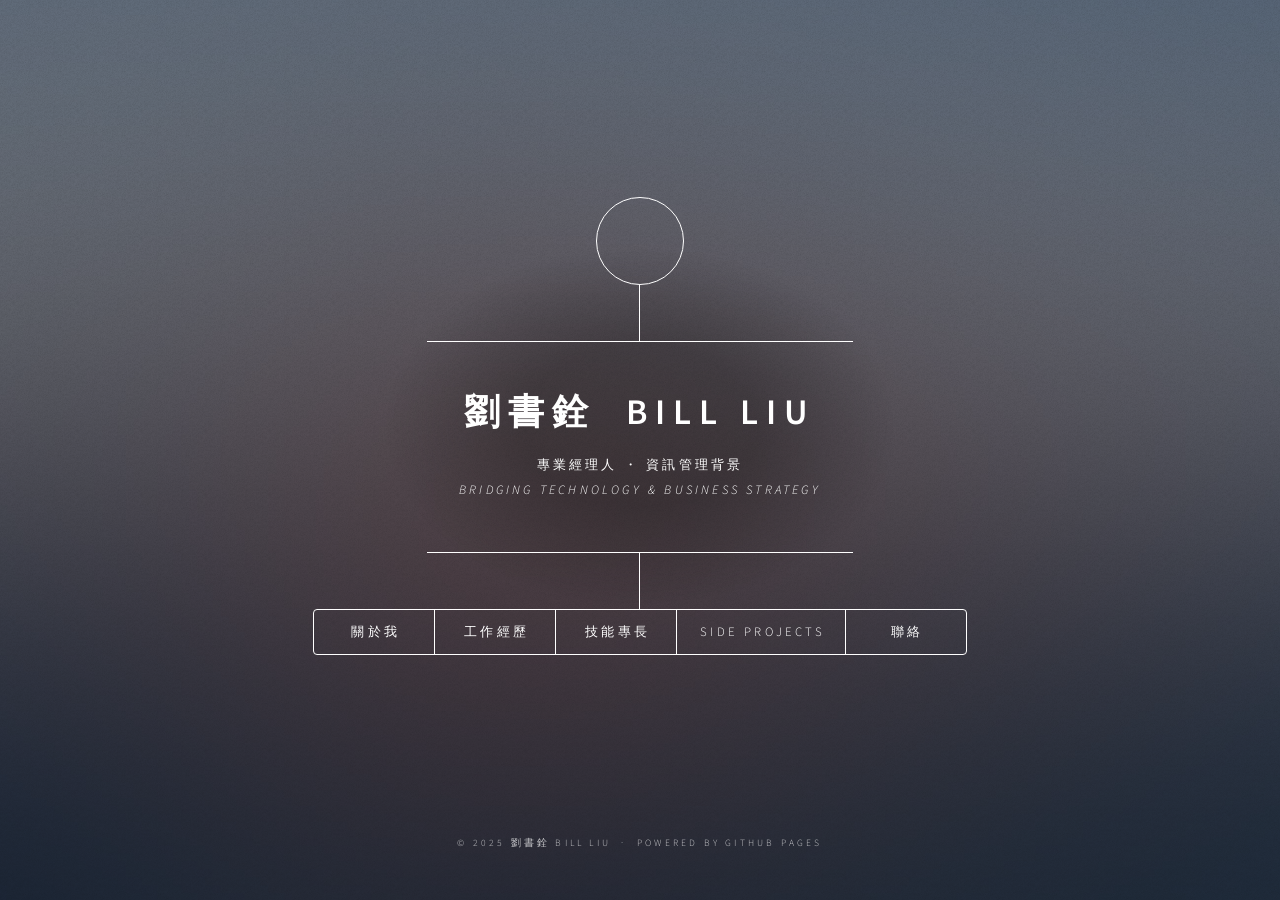
<file: index.html>
<!DOCTYPE HTML>
<html lang="zh-TW">
	<head>
		<title>劉書銓 Bill Liu | 專業經理人</title>
		<meta charset="utf-8" />
		<meta name="viewport" content="width=device-width, initial-scale=1, user-scalable=no" />
		<meta name="description" content="劉書銓 Bill Liu — 專業經理人，資訊管理背景，現任佳瑪百貨執行長室特別助理。擅長策略規劃、跨部門協調與數位轉型推動。" />
		<link rel="stylesheet" href="assets/css/main.css" />
		<link rel="stylesheet" href="assets/css/custom.css" />
		<noscript><link rel="stylesheet" href="assets/css/noscript.css" /></noscript>
	</head>
	<body class="is-preload">

		<div id="wrapper">

			<!-- Header -->
			<header id="header">
				<div class="logo">
					<span class="icon fa-briefcase"></span>
				</div>
				<div class="content">
					<div class="inner">
						<h1>劉書銓 &nbsp;Bill Liu</h1>
						<p>專業經理人 ・ 資訊管理背景<br />
						<em>Bridging Technology &amp; Business Strategy</em></p>
					</div>
				</div>
				<nav>
					<ul>
						<li><a href="#about">關於我</a></li>
						<li><a href="#experience">工作經歷</a></li>
						<li><a href="#skills">技能專長</a></li>
						<li><a href="#projects">Side Projects</a></li>
						<li><a href="#contact">聯絡</a></li>
					</ul>
				</nav>
			</header>

			<div id="main">

				<!-- About -->
				<article id="about">
					<h2 class="major">關於我</h2>
					<span class="image main"><img src="images/pic01.jpg" alt="Bill Liu" /></span>
					<p>你好，我是 <strong>劉書銓（Bill Liu）</strong>，畢業於 <strong>國立彰化師範大學資訊管理學系</strong>，具備紮實的資訊系統分析與商業應用基礎。</p>
					<p>職涯歷程橫跨 IT 工程開發、MIS 專案管理、行銷會員運營，再到企業高層幕僚與行政管理——每一次轉型都讓我更深刻理解，<strong>技術是工具，策略才是核心</strong>。</p>
					<p>目前任職於 <strong>佳瑪百貨執行長室</strong>擔任特別助理，負責跨部門策略協調、營運數據分析與高階決策支援。過去在艾瑪特服飾擔任行政副總，統籌行政、採購與人力資源運作，帶領 15 人團隊建立完整的企業 SOP 體系。</p>
					<blockquote>"Technology should serve strategy. I build the bridge between both."</blockquote>
					<p>大學期間擔任吉他社社長，帶領社團榮獲年度評鑑冠軍——這段經歷讓我早早理解領導力的本質：不是指揮，而是凝聚。</p>
				</article>

				<!-- Experience -->
				<article id="experience">
					<h2 class="major">工作經歷</h2>

					<div class="timeline">

						<div class="timeline-item">
							<div class="timeline-content">
								<h3>執行長室 特別助理</h3>
								<h4>佳瑪百貨 &nbsp;<span class="period">2024 — 現在</span></h4>
								<ul>
									<li>協助執行長推動跨部門策略計畫，追蹤各部門 OKR 與 KPI 達成進度</li>
									<li>彙整營運數據，製作高管週報與月度分析簡報，提供決策依據</li>
									<li>主導企業數位化流程改善提案，導入自動化報表工具降低人工作業成本</li>
									<li>代表執行長出席重要對外會議，負責會議記錄撰寫與後續事項追蹤</li>
									<li>統籌對外合作商談，撰寫商業企劃書、合作備忘錄與提案簡報</li>
								</ul>
							</div>
						</div>

						<div class="timeline-item">
							<div class="timeline-content">
								<h3>行政副總</h3>
								<h4>艾瑪特服飾 &nbsp;<span class="period">2022 — 2024</span></h4>
								<ul>
									<li>統籌公司行政、採購、法務合規與人力資源全方位作業</li>
									<li>建立跨部門 SOP 標準作業流程體系，提升整體行政效率約 30%</li>
									<li>主導年度預算規劃與費用控管，達成年度成本削減目標</li>
									<li>帶領 15 人行政團隊，建立透明的跨部門協作與溝通機制</li>
									<li>協調導入 ERP 系統採購模組，整合供應鏈流程並縮短採購週期</li>
								</ul>
							</div>
						</div>

						<div class="timeline-item">
							<div class="timeline-content">
								<h3>會員經營組 組長</h3>
								<h4>耐德科技股份有限公司 &nbsp;<span class="period">2021 — 2022</span></h4>
								<ul>
									<li>規劃會員分眾行銷策略，透過數據分析提升會員活躍率與回購率</li>
									<li>分析會員消費行為數據，每月產出洞察報告供管理層決策參考</li>
									<li>跨部門協作推動 CRM 系統優化專案，改善會員資料管理流程</li>
								</ul>
							</div>
						</div>

						<div class="timeline-item">
							<div class="timeline-content">
								<h3>系統部主管 / 專案經理（PM）</h3>
								<h4>耐德科技股份有限公司 &nbsp;<span class="period">2020 — 2021</span></h4>
								<ul>
									<li>管理 IT 系統部門日常運維，負責系統架構評估與技術選型</li>
									<li>擔任跨部門 PM，協調開發團隊與業務需求方，確保專案準時交付</li>
									<li>推行敏捷開發流程（Scrum），縮短 Sprint 週期並提升交付品質</li>
								</ul>
							</div>
						</div>

						<div class="timeline-item">
							<div class="timeline-content">
								<h3>ERP 軟體工程師</h3>
								<h4>耐德科技股份有限公司 &nbsp;<span class="period">2018 — 2020</span></h4>
								<ul>
									<li>開發與維護企業 ERP 系統核心模組（財務、庫存、採購管理）</li>
									<li>執行客戶端系統客製化開發，協助多家企業完成 ERP 系統導入</li>
									<li>撰寫系統技術文件與使用手冊，支援企業內部教育訓練課程</li>
								</ul>
							</div>
						</div>

					</div>

					<div class="edu-block">
						<h3><span class="icon fa-graduation-cap"></span> 學歷</h3>
						<p><strong>國立彰化師範大學</strong> ・ 資訊管理學系 學士</p>
						<p class="edu-note">在學期間擔任吉他社社長，帶領社團獲得年度評鑑冠軍。</p>
					</div>
				</article>

				<!-- Skills -->
				<article id="skills">
					<h2 class="major">技能專長</h2>

					<div class="skill-section">
						<h3>管理與策略</h3>
						<div class="skill-grid">
							<span class="skill-tag">策略規劃</span>
							<span class="skill-tag">跨部門協調</span>
							<span class="skill-tag">專案管理</span>
							<span class="skill-tag">OKR / KPI 管理</span>
							<span class="skill-tag">預算規劃</span>
							<span class="skill-tag">商業分析</span>
							<span class="skill-tag">高管簡報</span>
							<span class="skill-tag">SOP 建置</span>
							<span class="skill-tag">行政管理</span>
							<span class="skill-tag">人力資源</span>
						</div>
					</div>

					<div class="skill-section">
						<h3>資訊技術</h3>
						<div class="skill-grid">
							<span class="skill-tag tech">ERP 系統開發</span>
							<span class="skill-tag tech">資料分析</span>
							<span class="skill-tag tech">SQL</span>
							<span class="skill-tag tech">Python 基礎</span>
							<span class="skill-tag tech">Excel / VBA</span>
							<span class="skill-tag tech">Power BI</span>
							<span class="skill-tag tech">CRM 系統</span>
							<span class="skill-tag tech">Web 開發</span>
							<span class="skill-tag tech">Scrum / Agile</span>
						</div>
					</div>

					<div class="skill-section">
						<h3>軟實力</h3>
						<div class="skill-grid">
							<span class="skill-tag soft">領導力</span>
							<span class="skill-tag soft">溝通談判</span>
							<span class="skill-tag soft">問題解決</span>
							<span class="skill-tag soft">中英文書寫</span>
							<span class="skill-tag soft">危機處理</span>
							<span class="skill-tag soft">簡報製作</span>
							<span class="skill-tag soft">數據思維</span>
						</div>
					</div>
				</article>

				<!-- Projects -->
				<article id="projects">
					<h2 class="major">Side Projects</h2>
					<p class="projects-intro">運用資訊管理背景，開發貼近商業場景的實用工具——展示技術與管理思維的融合。</p>

					<div class="project-card">
						<div class="project-header">
							<span class="project-icon">📊</span>
							<div>
								<h3>零售 KPI 儀表板</h3>
								<span class="project-tag">數據視覺化</span>
								<span class="project-tag">Chart.js</span>
							</div>
						</div>
						<p>視覺化呈現零售業關鍵績效指標，包含營收趨勢、部門績效比較與月度達成率。提供互動式圖表輔助管理決策。</p>
						<a href="projects/kpi-dashboard.html" class="button small" target="_blank">查看專案 →</a>
					</div>

					<div class="project-card">
						<div class="project-header">
							<span class="project-icon">⏱️</span>
							<div>
								<h3>會議效率計時器</h3>
								<span class="project-tag">生產力工具</span>
								<span class="project-tag">JavaScript</span>
							</div>
						</div>
						<p>企業會議管理工具，依參與人數與職級即時計算會議成本，並追蹤各議程項目的時間分配，提升會議效率意識。</p>
						<a href="projects/meeting-timer.html" class="button small" target="_blank">查看專案 →</a>
					</div>

					<div class="project-card">
						<div class="project-header">
							<span class="project-icon">📋</span>
							<div>
								<h3>業績報告產生器</h3>
								<span class="project-tag">自動化工具</span>
								<span class="project-tag">HTML / JS</span>
							</div>
						</div>
						<p>輸入基本業績數據，自動生成格式化的部門業績分析報告，含達成率計算、趨勢摘要與建議行動，支援列印匯出。</p>
						<a href="projects/report-generator.html" class="button small" target="_blank">查看專案 →</a>
					</div>

					<div class="project-card">
						<div class="project-header">
							<span class="project-icon">📐</span>
							<div>
								<h3>空間工具 — 平面圖坪數分析</h3>
								<span class="project-tag">空間分析</span>
								<span class="project-tag">Canvas / JS</span>
							</div>
						</div>
						<p>上傳平面圖後，以參考線校正比例尺，再用滑鼠或手指描繪不規則區域，即時計算各空間坪數與總坪數。支援手機觸控操作（雙指縮放、雙點閉合）。</p>
						<a href="projects/space-tool.html" class="button small" target="_blank">查看專案 →</a>
					</div>
				</article>

				<!-- Contact -->
				<article id="contact">
					<h2 class="major">聯絡我</h2>
					<p>歡迎洽談合作機會、職涯交流或任何諮詢，期待與您連結。</p>
					<iframe src="https://docs.google.com/forms/d/e/1FAIpQLSfZcqP-9KjJqHW5BHjJ4XtiOBPp8OmFCNMmsvPrSB-AttaMDA/viewform?embedded=true" width="100%" height="520" frameborder="0" marginheight="0" marginwidth="0">載入中…</iframe>
					<ul class="icons">
						<li><a href="https://www.linkedin.com/in/shuchuanliu/" class="icon brands fa-linkedin"><span class="label">LinkedIn</span></a></li>
						<li><a href="https://github.com/chuan14786" class="icon brands fa-github"><span class="label">GitHub</span></a></li>
						<li><a href="mailto:bill0578@gmail.com" class="icon fa-envelope"><span class="label">Email</span></a></li>
					</ul>
				</article>

			</div>

			<!-- Footer -->
			<footer id="footer">
				<p class="copyright">&copy; 2025 劉書銓 Bill Liu &nbsp;·&nbsp; Powered by GitHub Pages</p>
			</footer>

		</div>

		<!-- BG -->
		<div id="bg"></div>

		<script src="assets/js/jquery.min.js"></script>
		<script src="assets/js/browser.min.js"></script>
		<script src="assets/js/breakpoints.min.js"></script>
		<script src="assets/js/util.js"></script>
		<script src="assets/js/main.js"></script>

	</body>
</html>
</file>
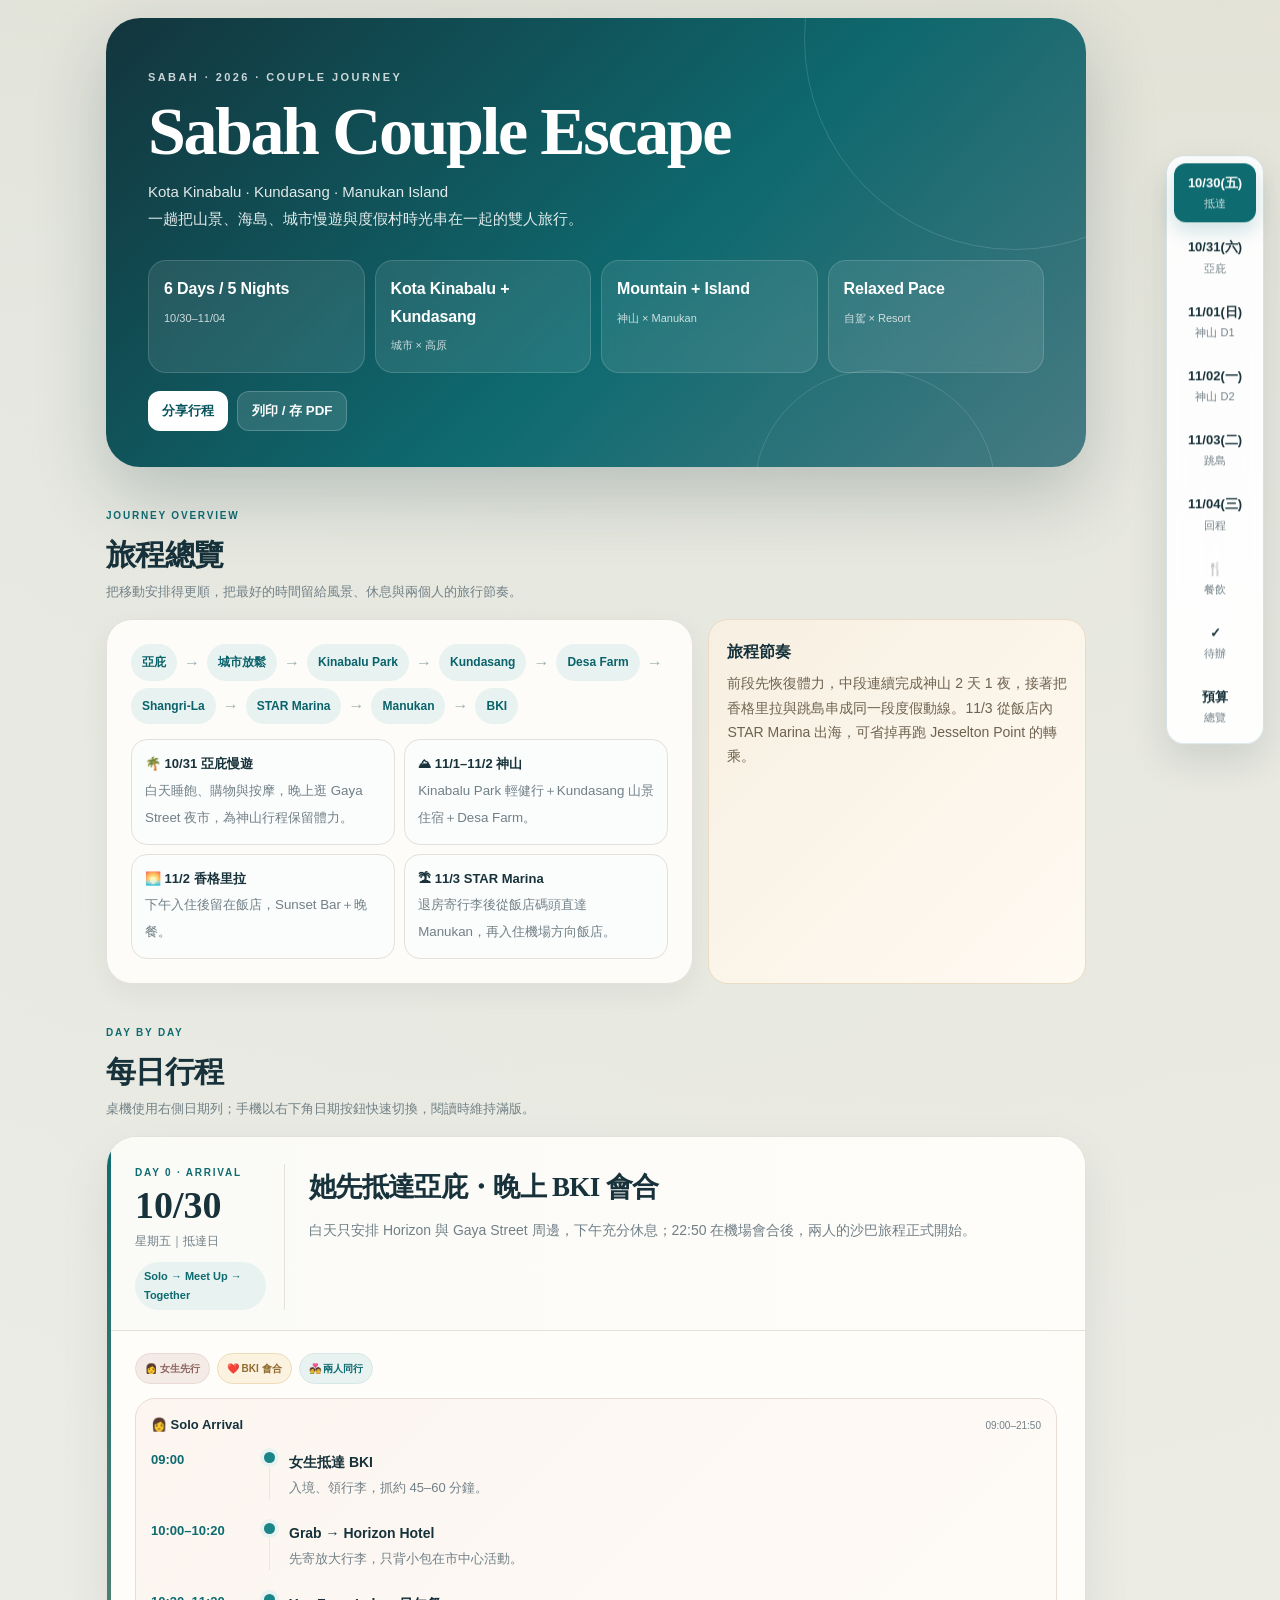
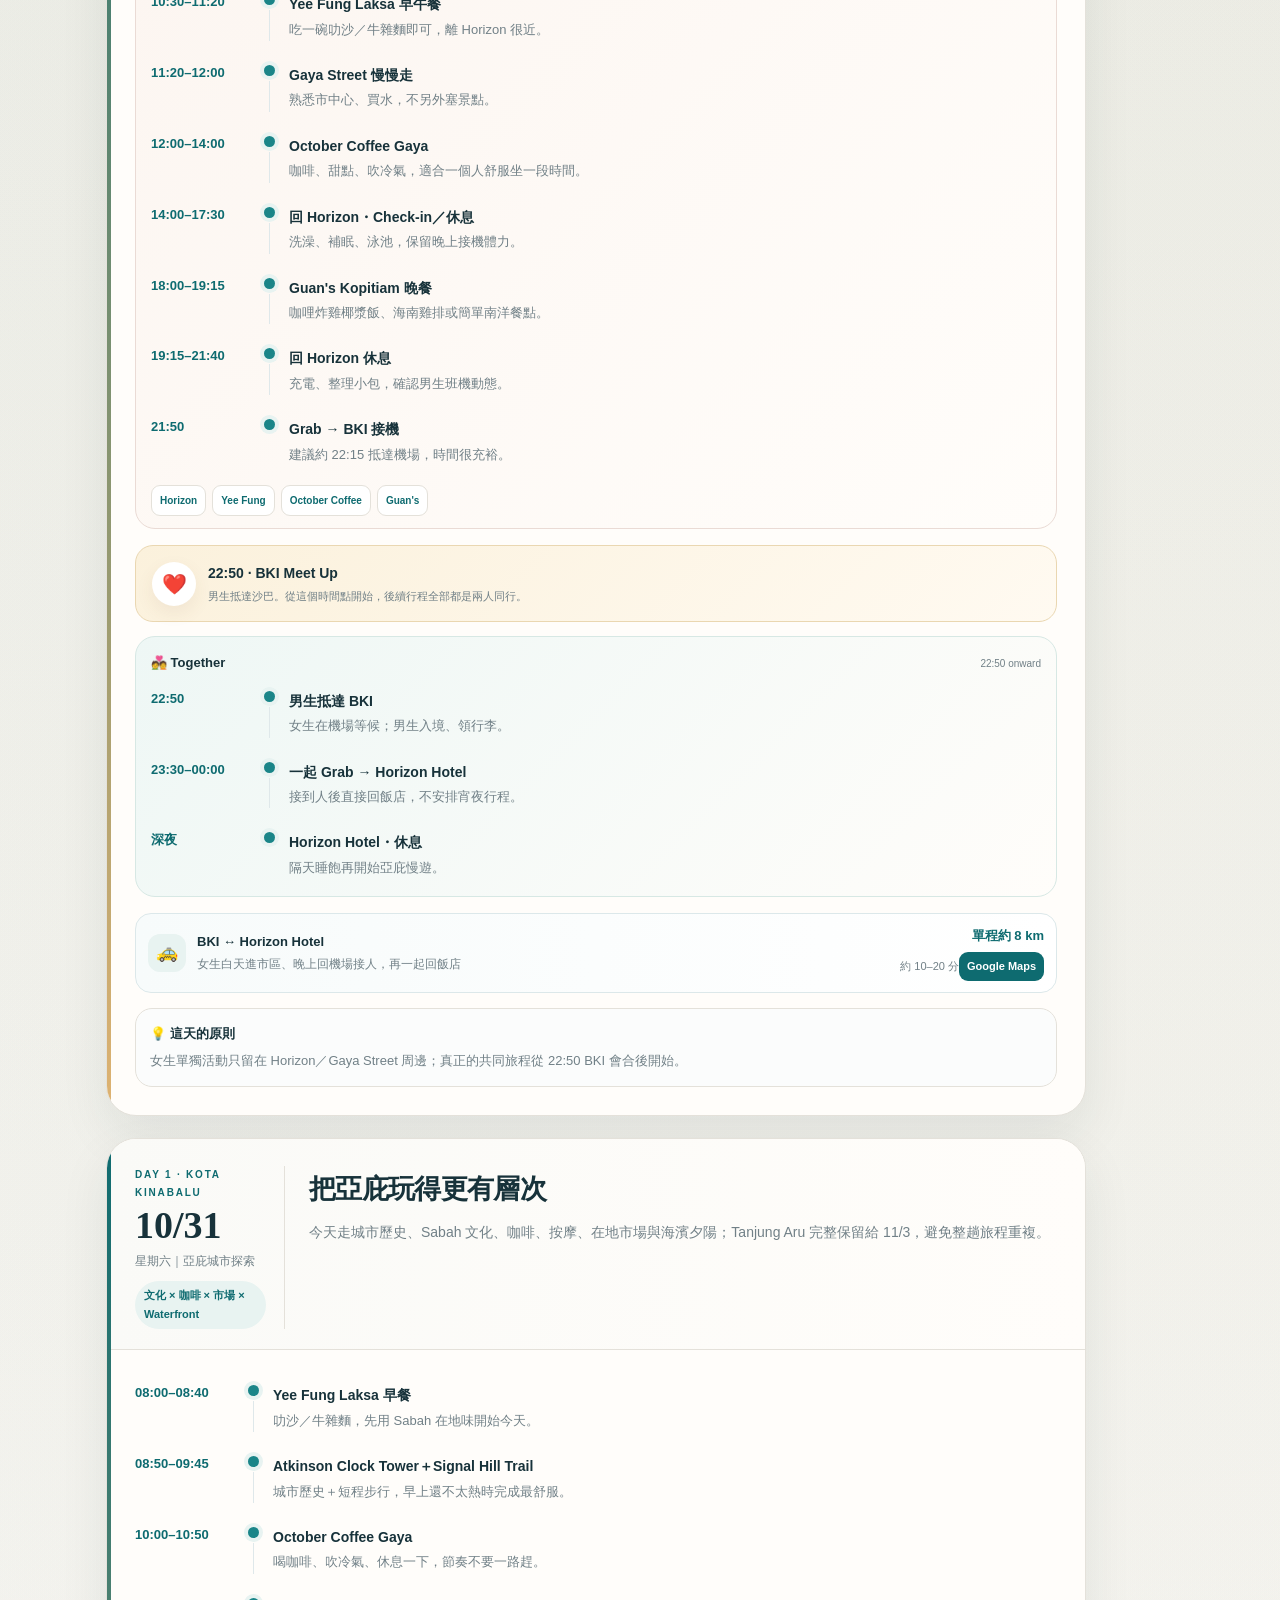
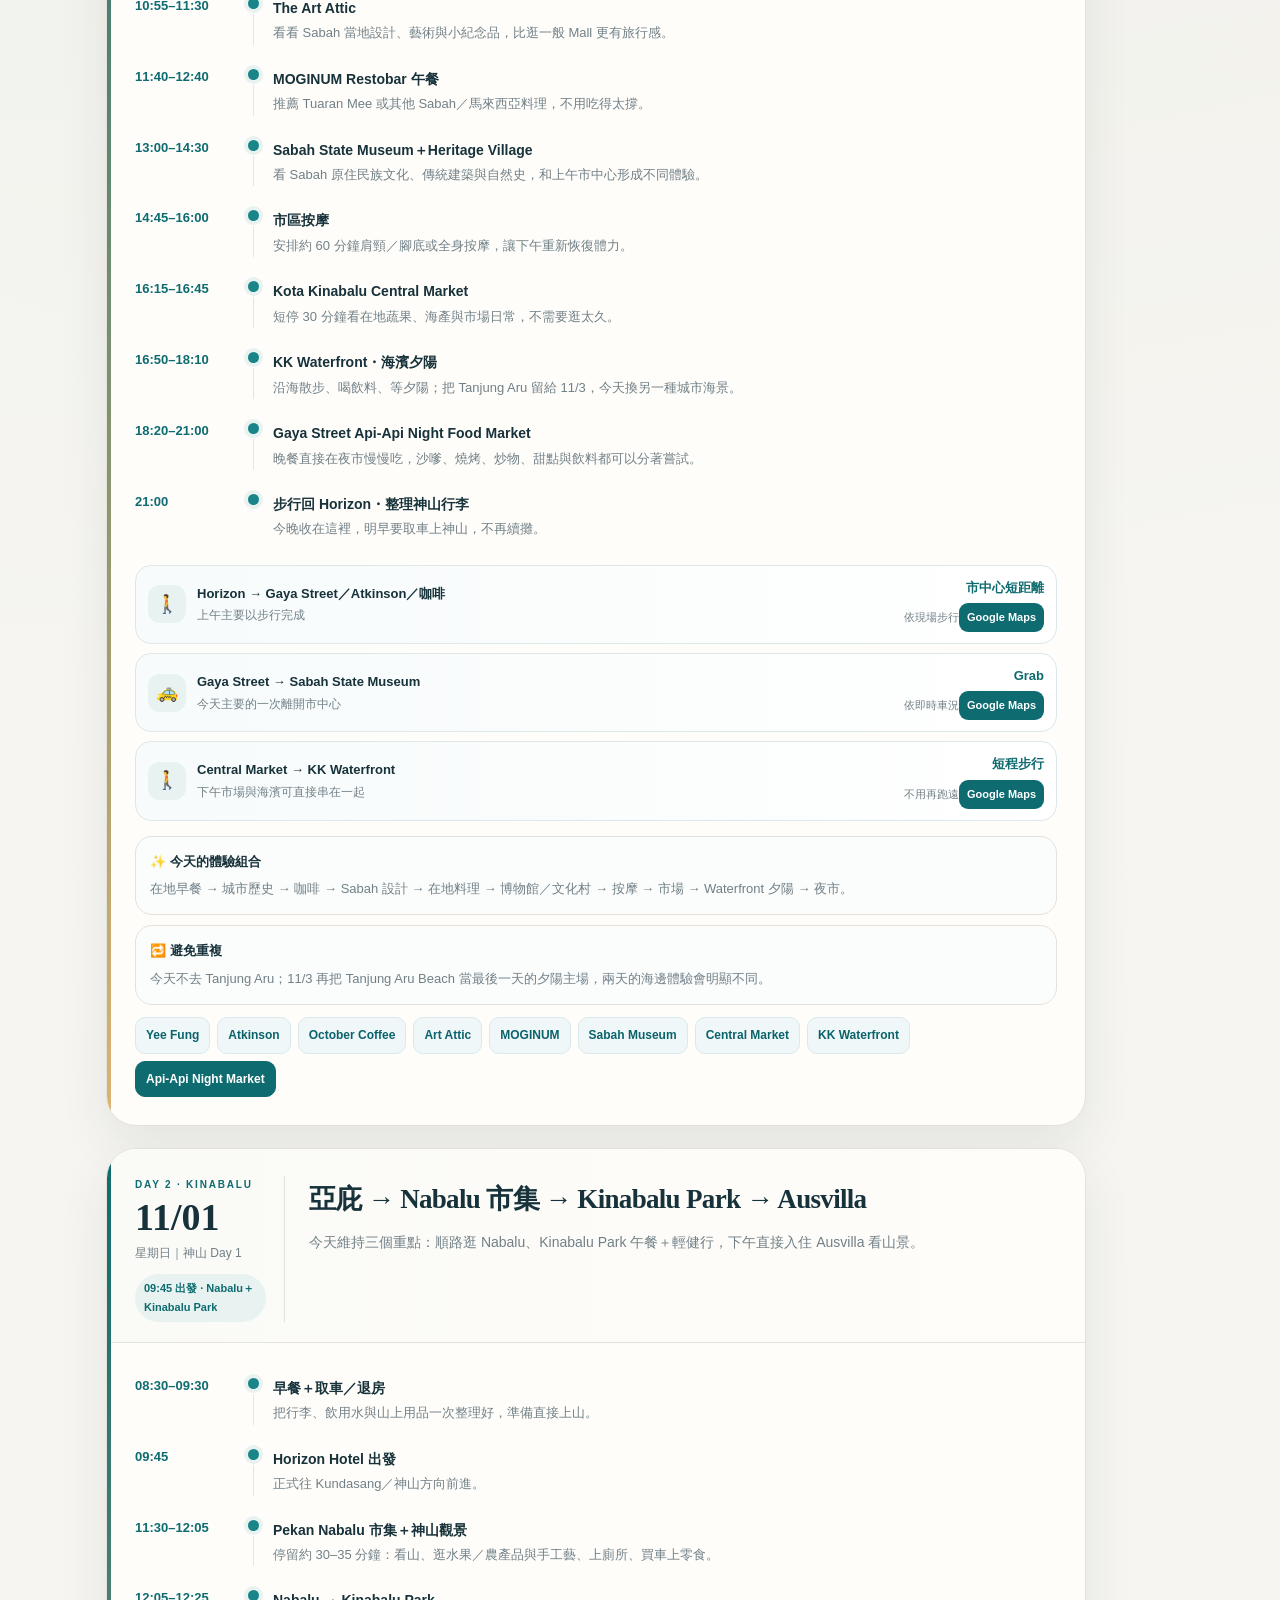
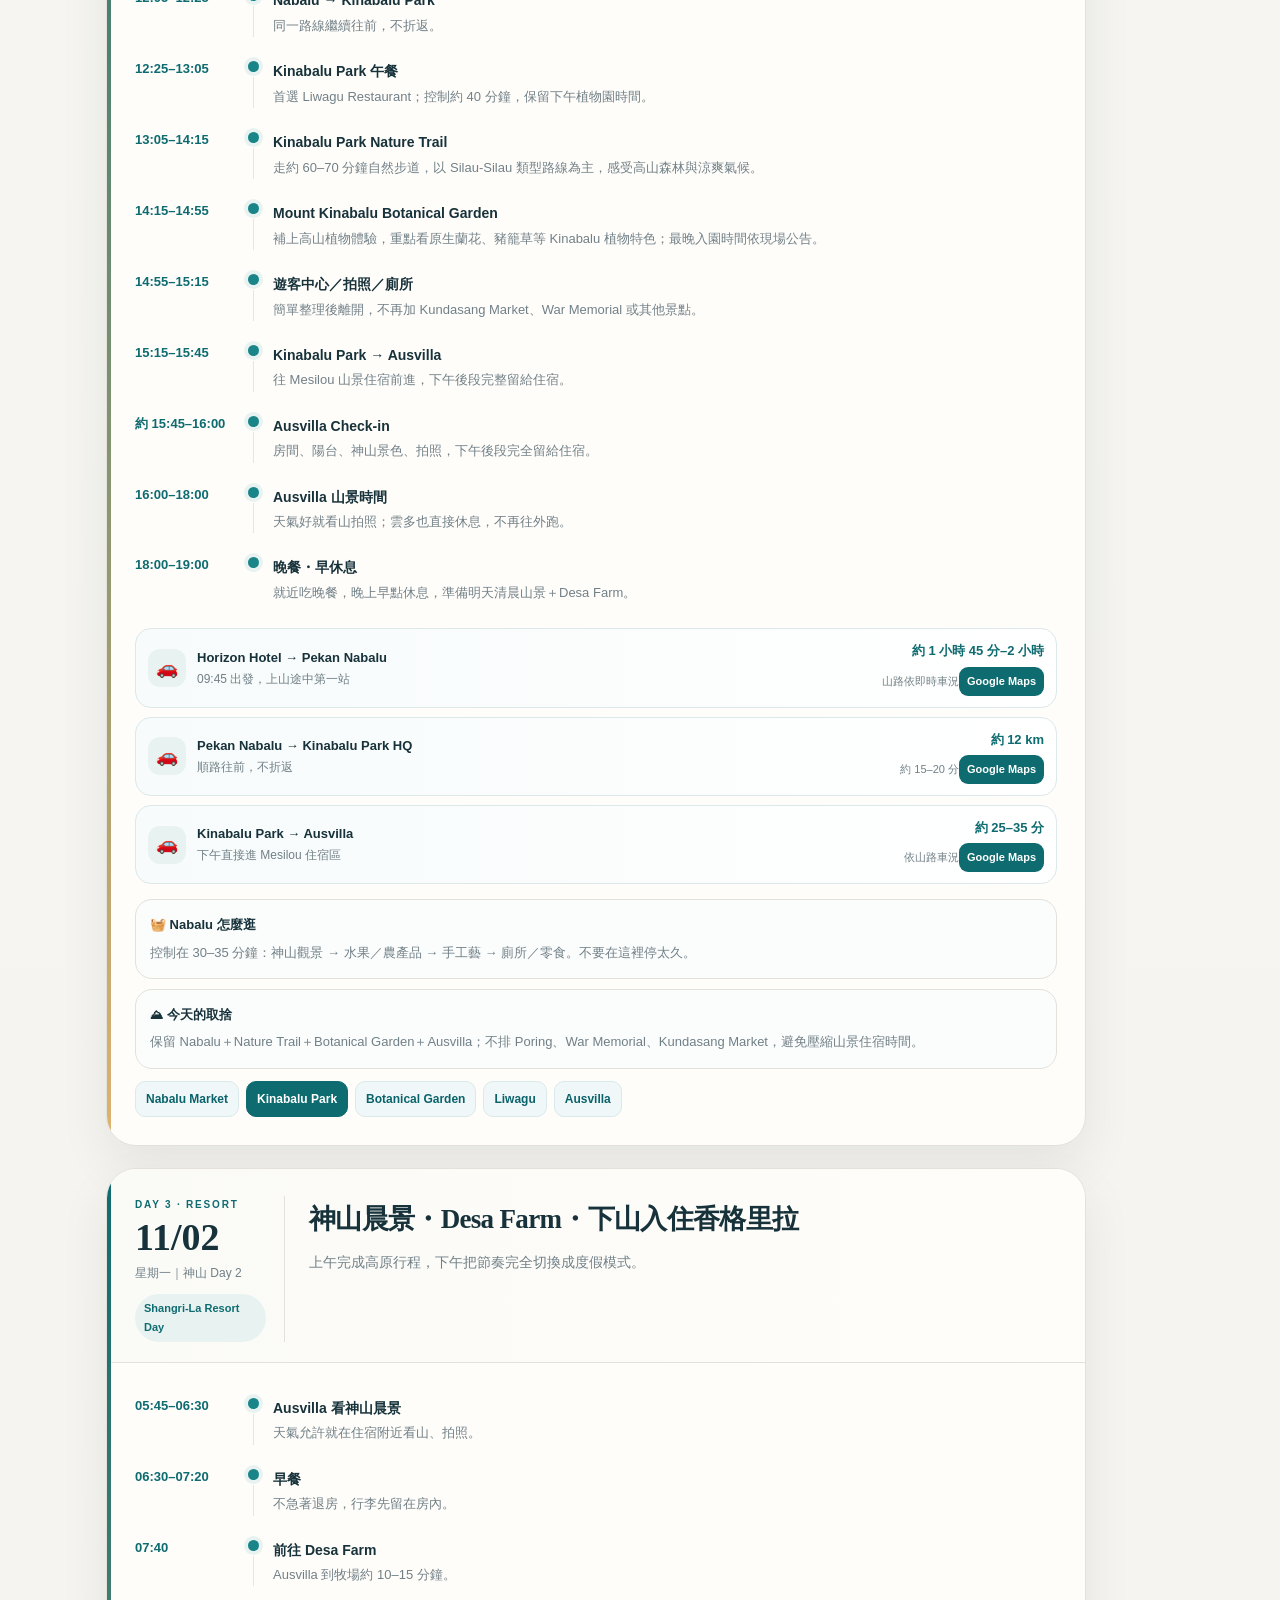
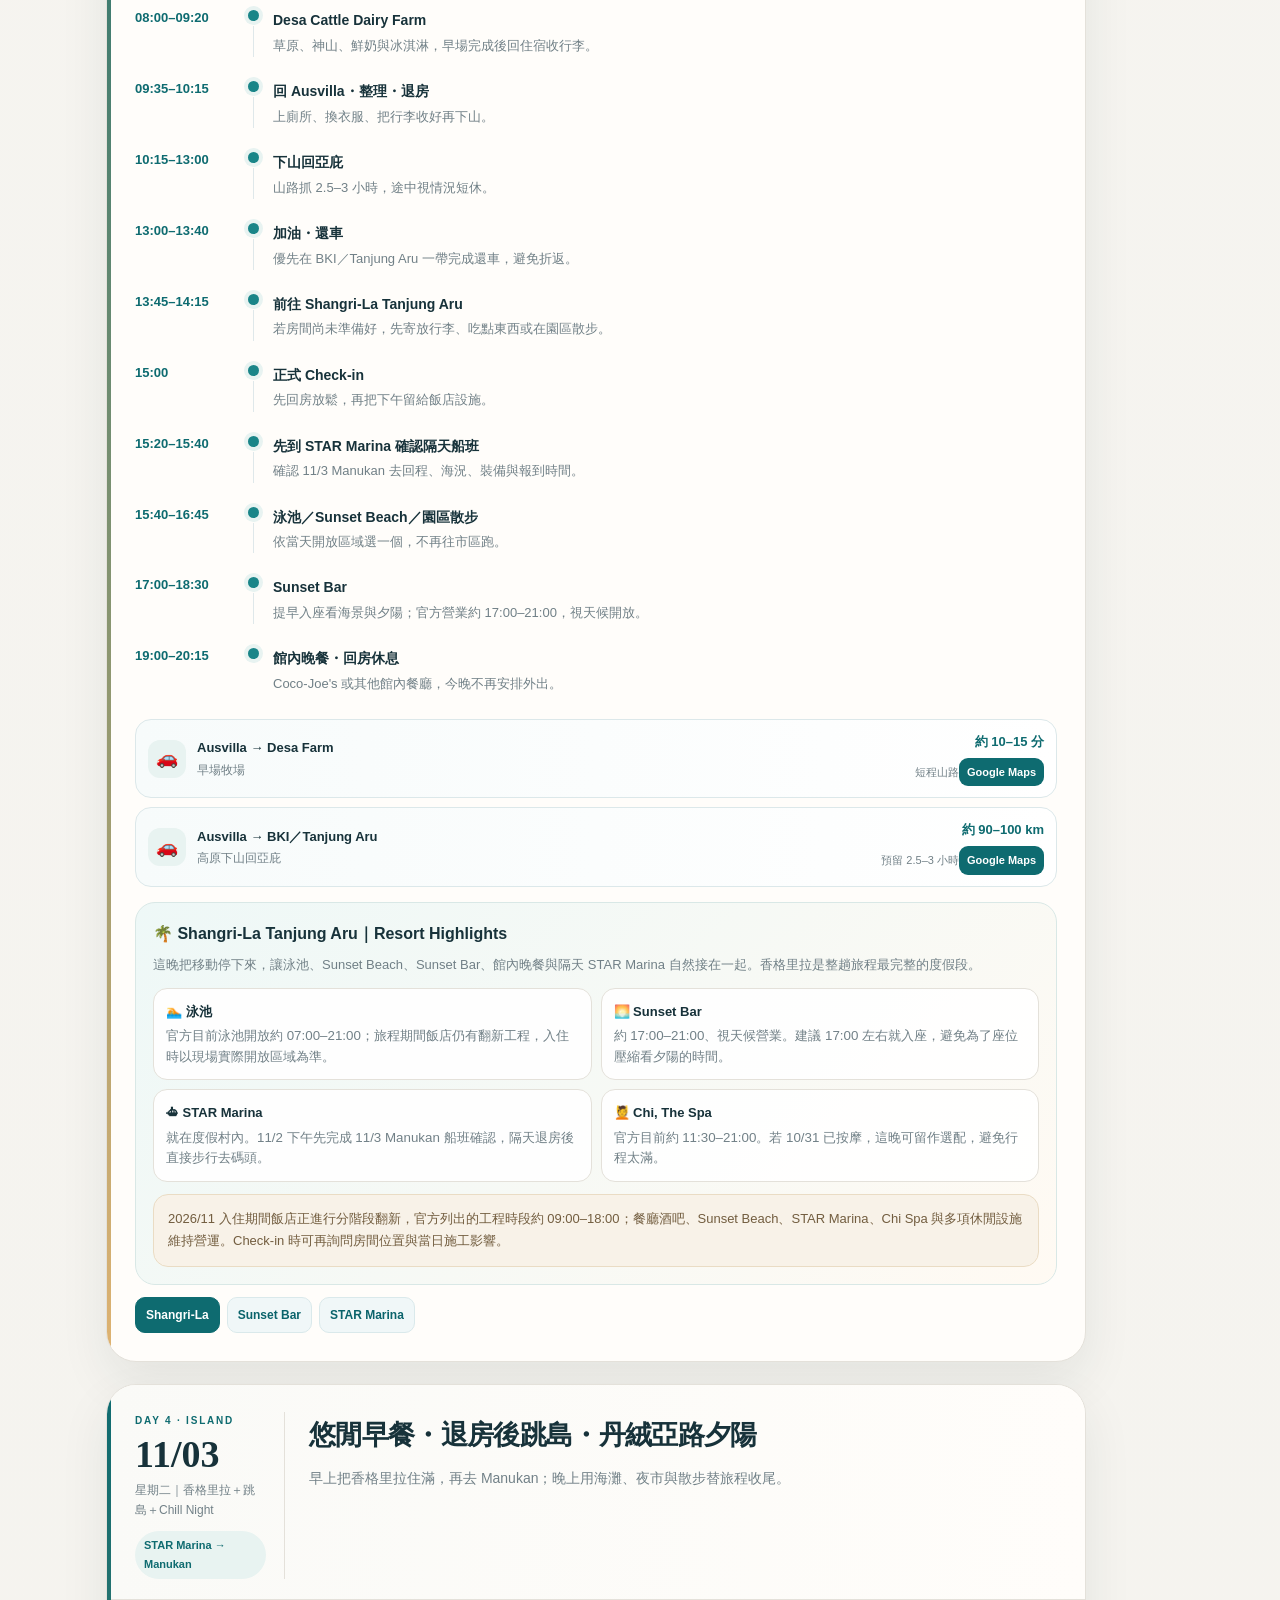
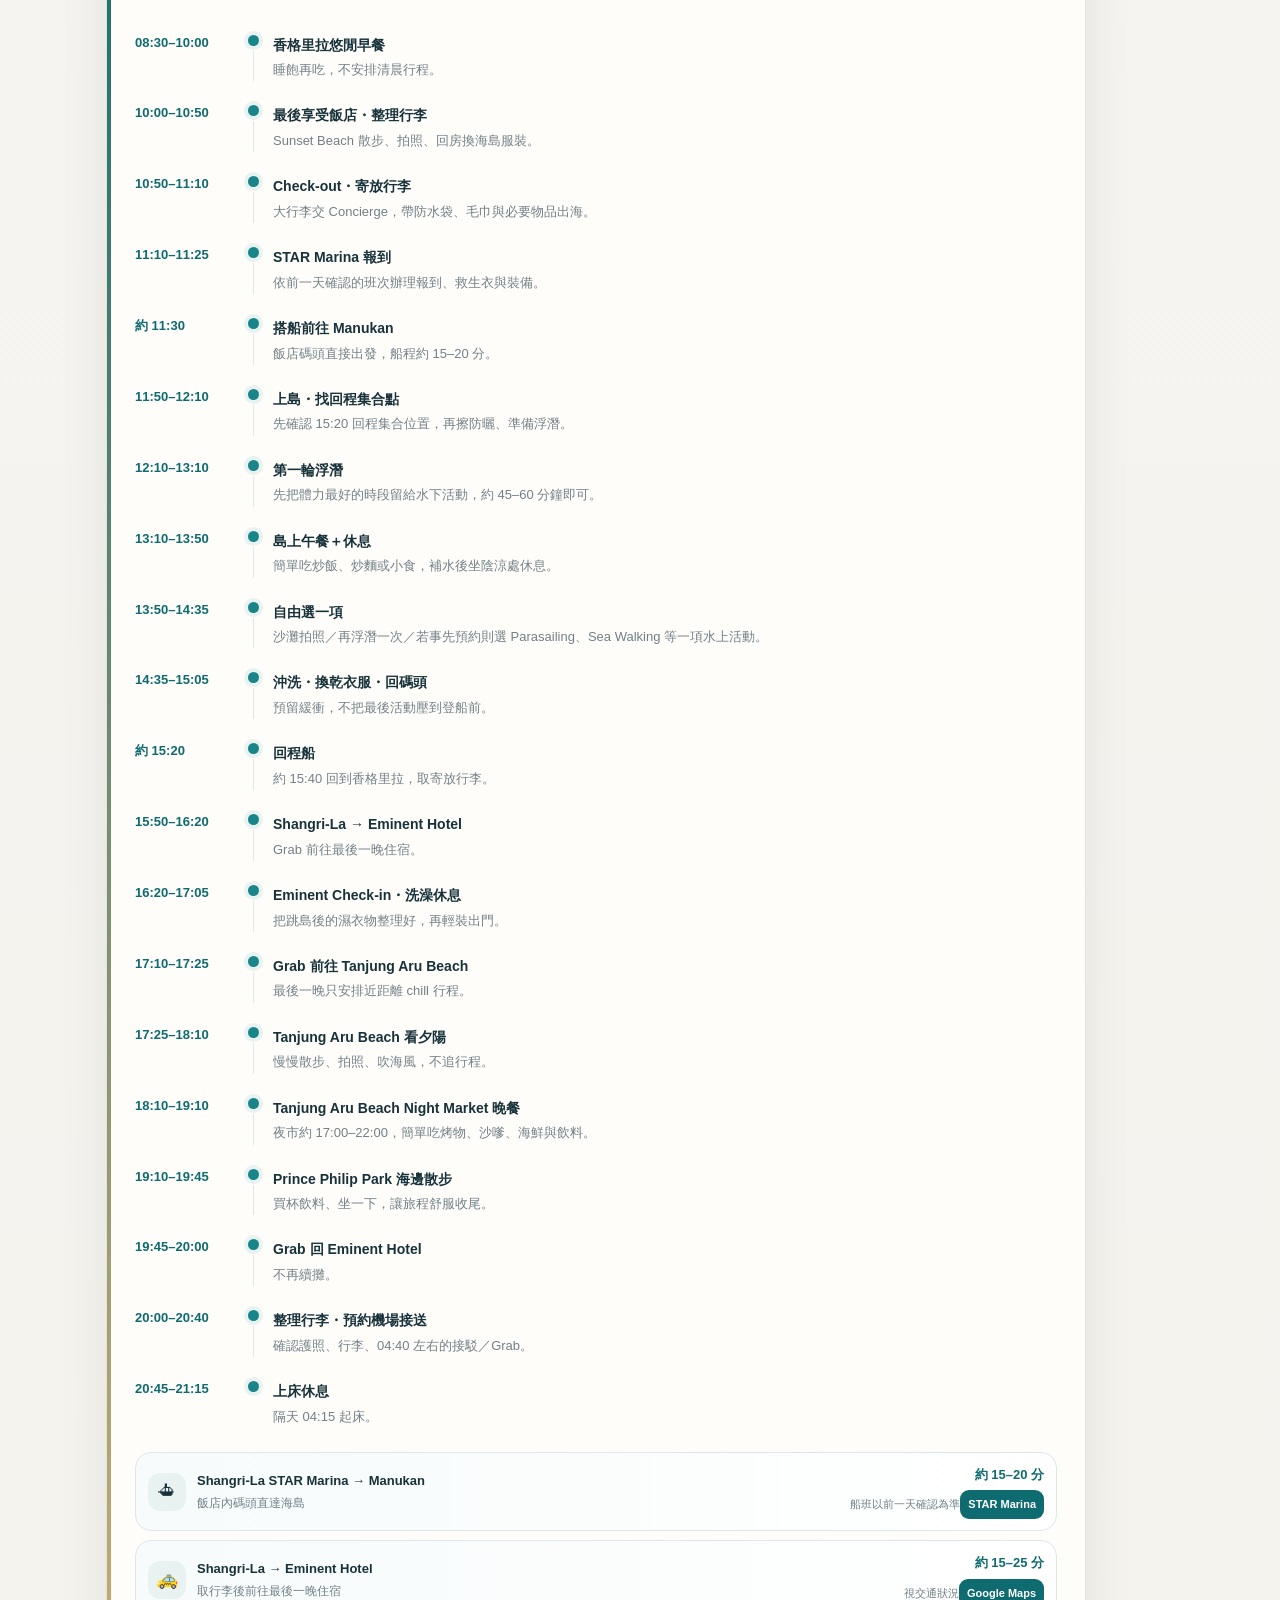
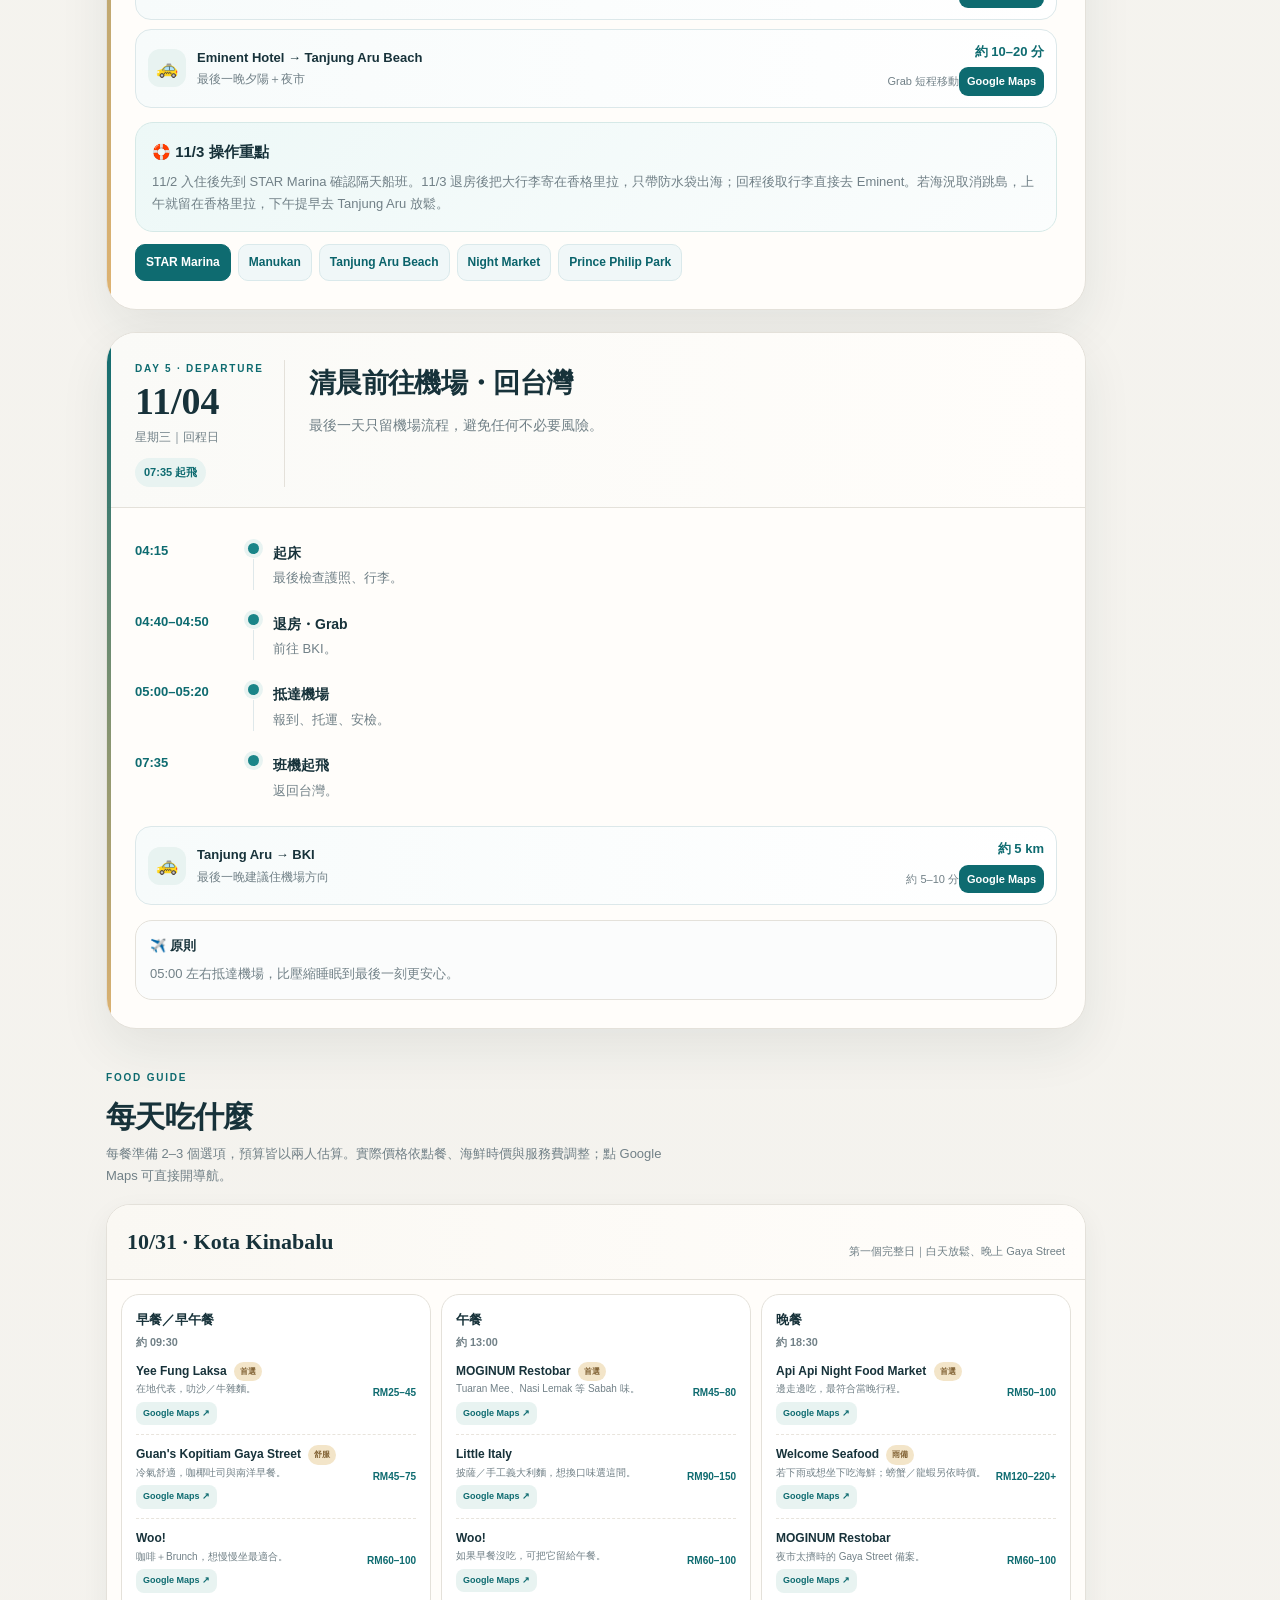
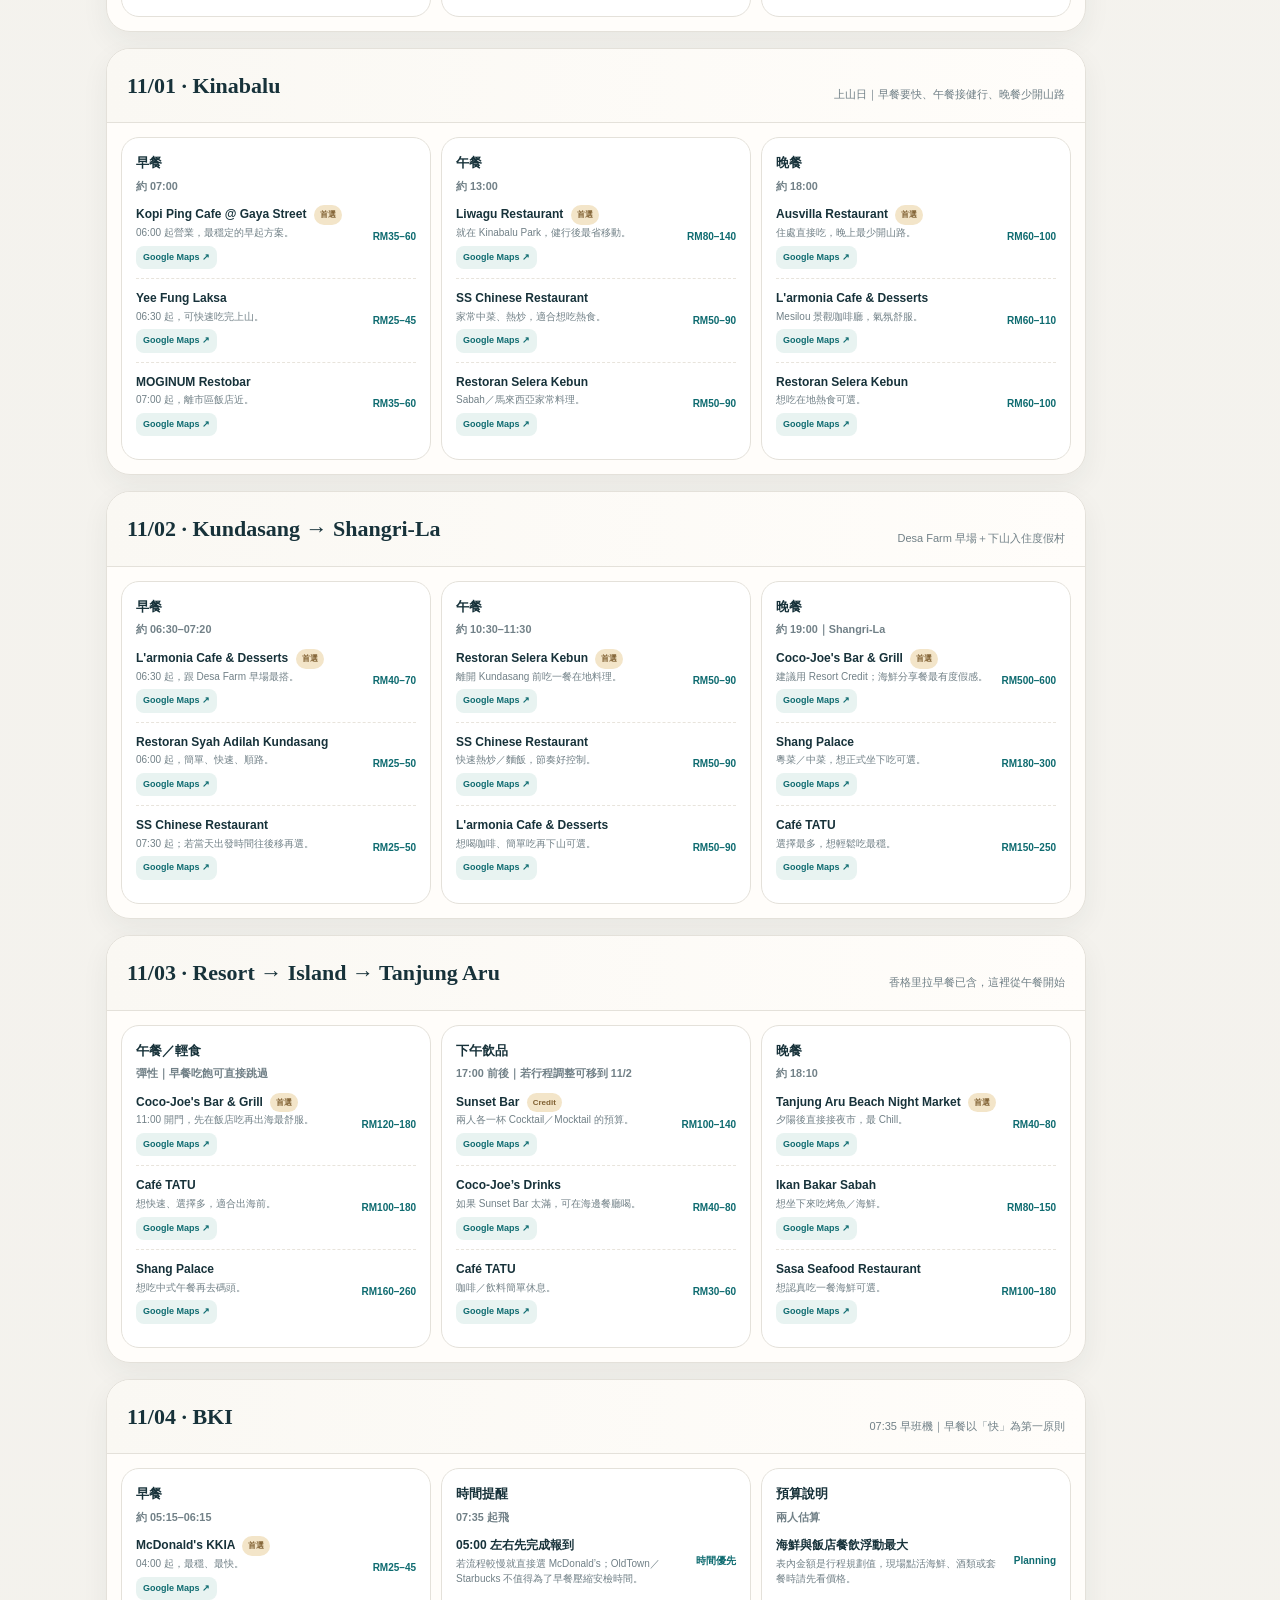
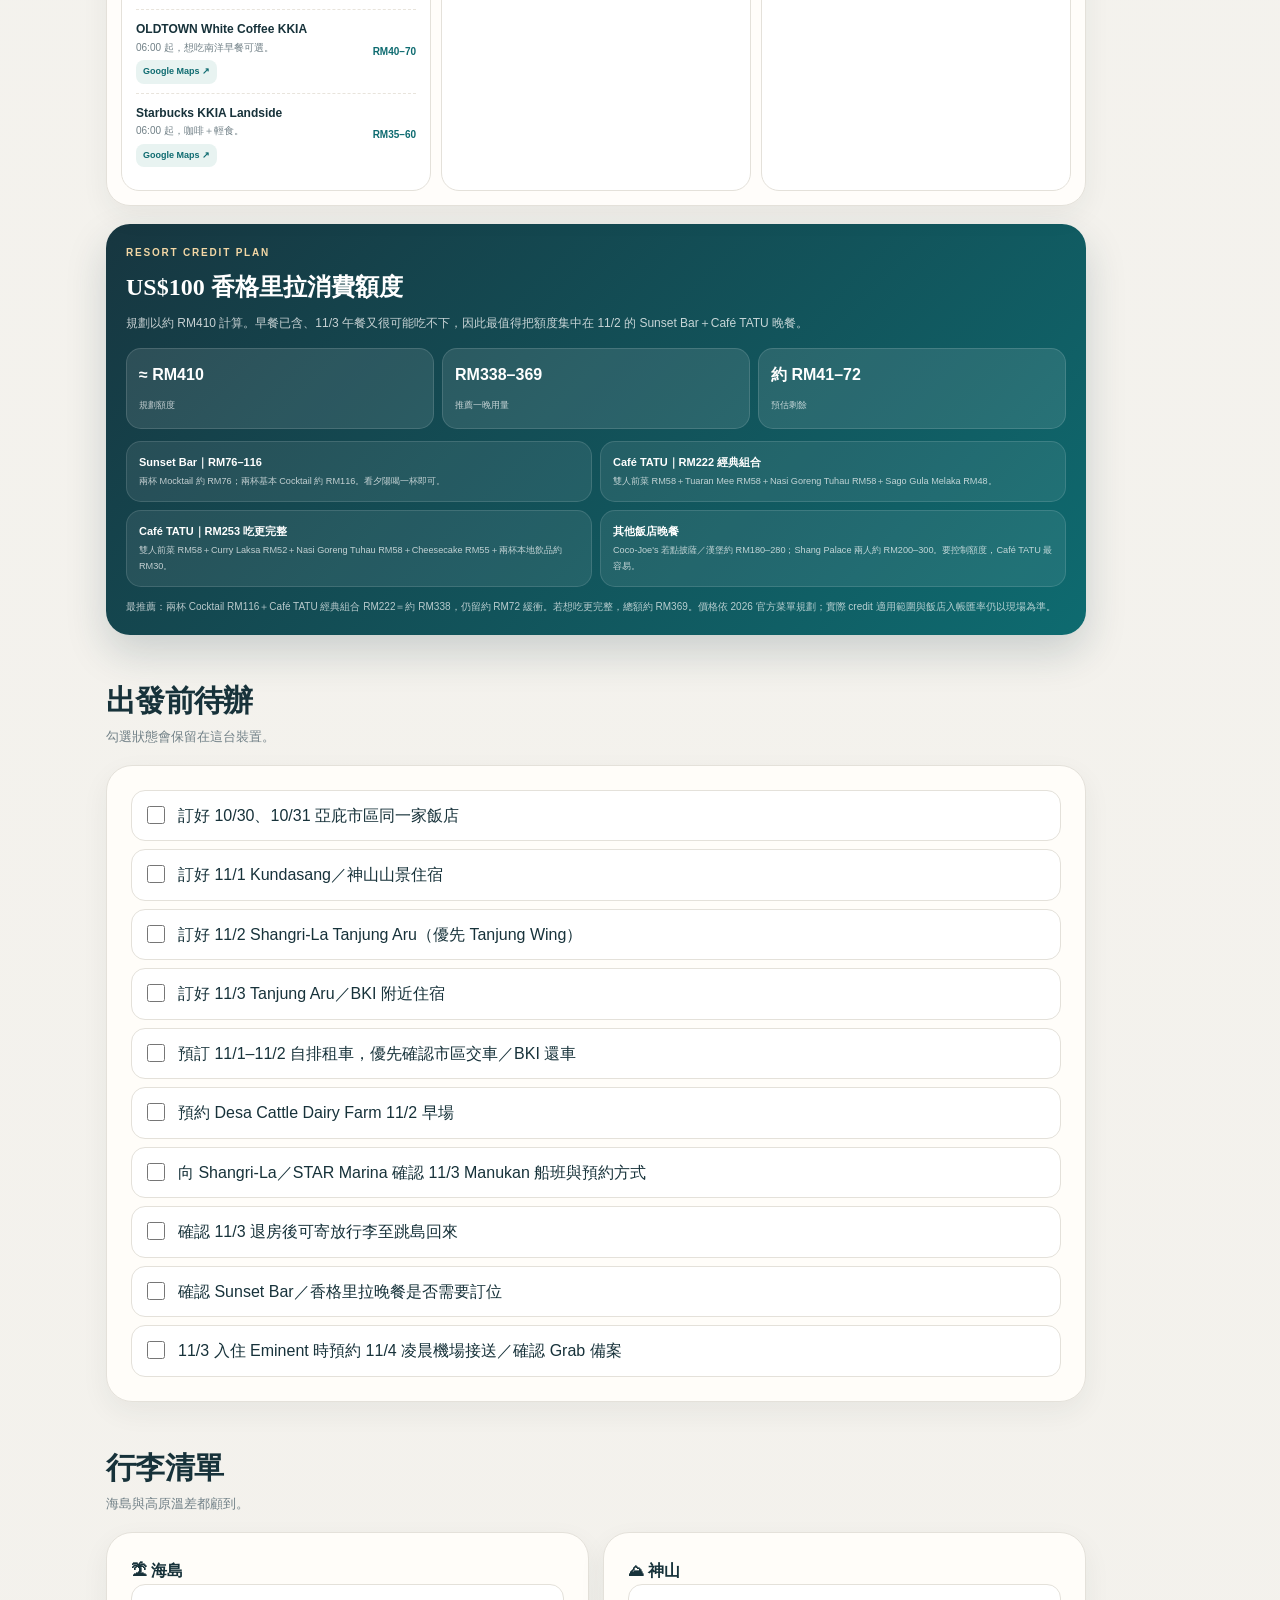
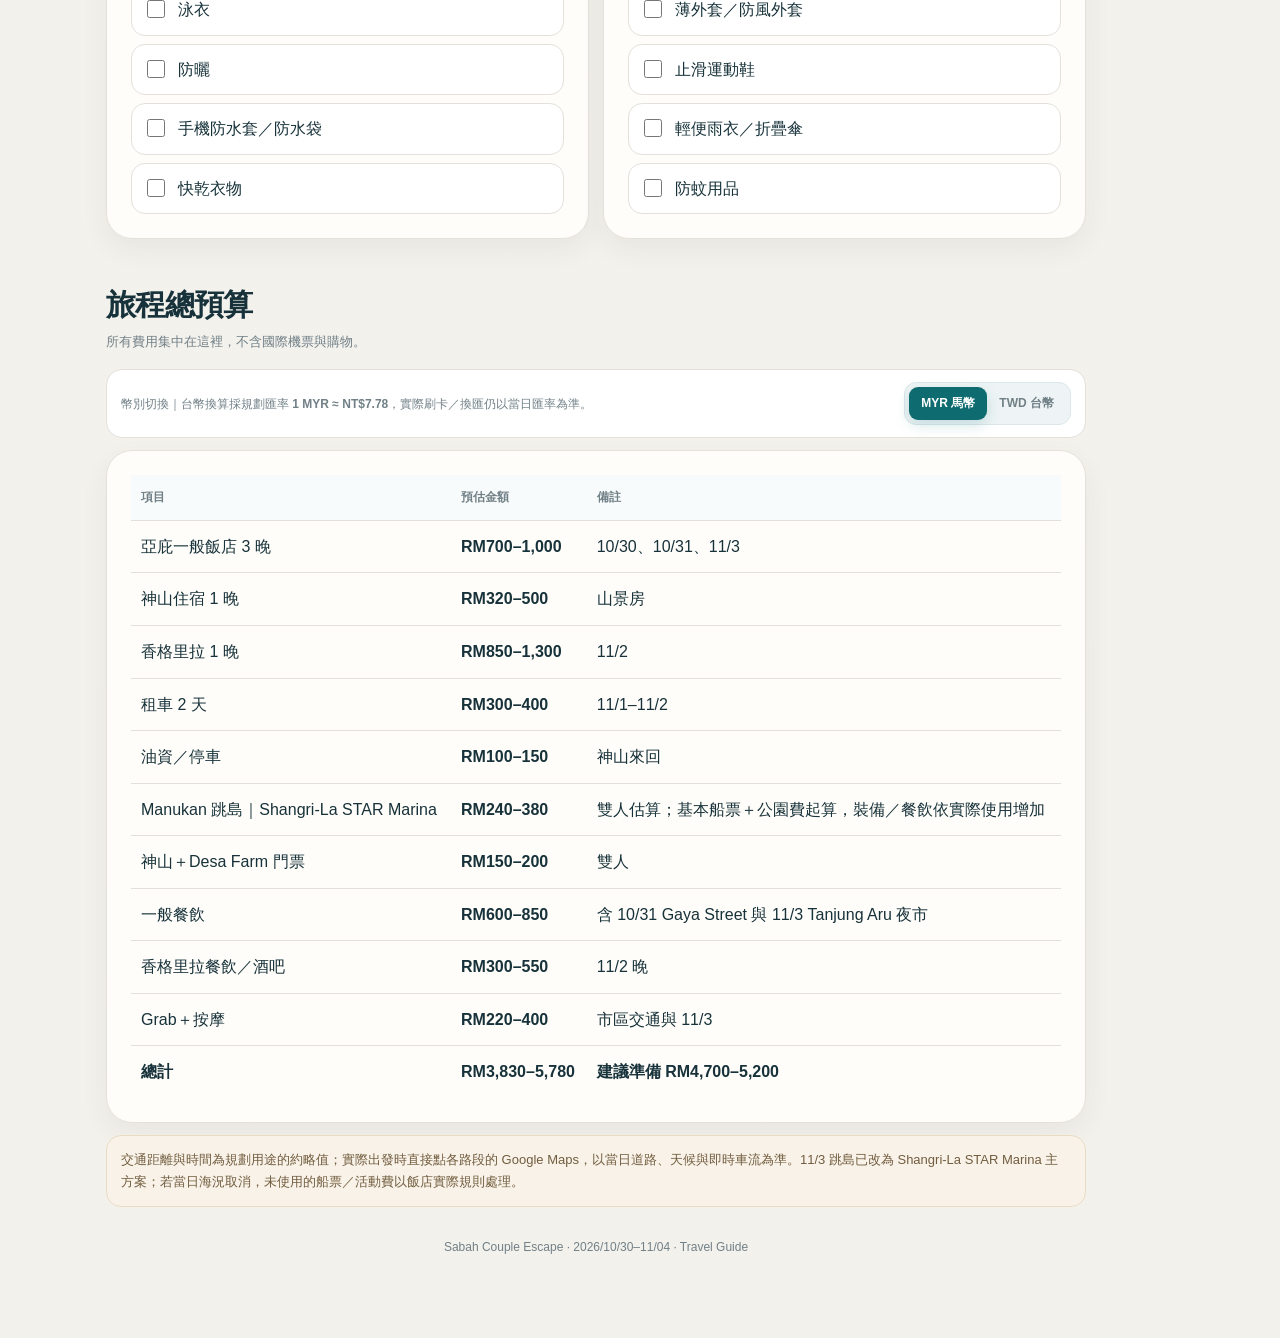
<file: sabah-2026/index.html>
<!doctype html>
<html lang="zh-Hant">
<head>
<meta charset="utf-8">
<meta name="viewport" content="width=device-width,initial-scale=1">
<meta name="theme-color" content="#0b6771">
<title>沙巴雙人旅行｜2026/10/30–11/04</title>
<style>
:root{
  --bg:#f3f1ec;--paper:#fffdfa;--ink:#17323a;--muted:#718087;--line:#e4e1da;
  --teal:#0e6b70;--teal2:#1a8588;--tealSoft:#e8f3f1;--sand:#e8dbc5;--sand2:#f8f2e8;
  --sun:#d7a04f;--mount:#667d72;--sea:#4b7f8f;--rose:#a67670;--navy:#183640;
  --shadow:0 20px 50px rgba(31,49,55,.08);--shadowSoft:0 10px 28px rgba(31,49,55,.06);
  --r:26px
}
*{box-sizing:border-box}
html{scroll-behavior:smooth;scroll-padding-top:24px}
body{margin:0;background:
radial-gradient(circle at 12% -10%,rgba(14,107,112,.10),transparent 32%),
radial-gradient(circle at 95% 0%,rgba(215,160,79,.09),transparent 24%),
linear-gradient(180deg,#f5f2ec 0,#f7f6f2 360px,#f3f1ec 100%);
color:var(--ink);font-family:-apple-system,BlinkMacSystemFont,"Segoe UI","Noto Sans TC","PingFang TC","Microsoft JhengHei",sans-serif;line-height:1.72}
a{text-decoration:none;color:inherit}.wrap{max-width:1100px;margin:0 auto;padding:18px 16px 80px}
.hero{position:relative;overflow:hidden;background:
linear-gradient(135deg,rgba(19,53,61,.98),rgba(14,107,112,.94) 56%,rgba(78,125,133,.90)),
linear-gradient(180deg,#14343d,#0e6b70);
border-radius:34px;padding:50px 42px 36px;color:#fff;box-shadow:0 28px 70px rgba(24,52,61,.22)}
.hero:before,.hero:after{content:"";position:absolute;border-radius:50%;border:1px solid rgba(255,255,255,.14)}
.hero:before{width:420px;height:420px;right:-140px;top:-190px}.hero:after{width:240px;height:240px;right:90px;bottom:-145px}
.kicker{font-size:11px;letter-spacing:.22em;font-weight:850;opacity:.78;text-transform:uppercase}.hero h1{font-family:Georgia,"Times New Roman","Noto Serif TC",serif;font-size:clamp(38px,6.5vw,68px);font-weight:600;line-height:1.02;margin:10px 0 12px;letter-spacing:-.035em}
.hero p{margin:0;color:rgba(255,255,255,.88);max-width:700px;font-size:15px;line-height:1.8}
.heroStats{display:grid;grid-template-columns:repeat(4,1fr);gap:10px;margin-top:28px}
.heroStat{padding:14px 15px;border-radius:18px;background:rgba(255,255,255,.09);border:1px solid rgba(255,255,255,.15);backdrop-filter:blur(8px)}
.heroStat b{display:block;font-size:16px;letter-spacing:-.01em}.heroStat span{font-size:11px;opacity:.76}
.heroActions{display:flex;flex-wrap:wrap;gap:9px;margin-top:18px}
.heroBtn{border:0;border-radius:12px;padding:10px 14px;font-weight:850;cursor:pointer;background:#fff;color:#07535b}
.heroBtn.ghost{background:rgba(255,255,255,.12);color:#fff;border:1px solid rgba(255,255,255,.2)}

.dayJump{position:fixed;right:16px;top:50%;transform:translateY(-50%);z-index:50;margin:0;padding:7px;border:1px solid rgba(212,224,228,.95);background:rgba(255,255,255,.92);backdrop-filter:blur(16px);border-radius:18px;box-shadow:0 16px 36px rgba(26,53,63,.13)}
.dayJumpInner{display:flex;flex-direction:column;gap:5px;overflow:visible}
.dayLink{flex:0 0 auto;width:82px;padding:8px 8px;border-radius:12px;border:1px solid transparent;text-align:center;transition:.2s ease}
.dayLink b{display:block;font-size:13px}.dayLink span{display:block;font-size:11px;color:var(--muted)}
.dayLink.active{background:var(--teal);color:#fff;box-shadow:0 8px 20px rgba(13,111,120,.2)}
.dayLink.active span{color:rgba(255,255,255,.78)}
.mobileDayToggle,.mobileNavBackdrop{display:none}

.section{margin-top:40px}.sectionTitle{display:flex;align-items:flex-end;justify-content:space-between;gap:18px;margin-bottom:16px}
.sectionTitle h2{margin:0;font-family:Georgia,"Times New Roman","Noto Serif TC",serif;font-size:30px;font-weight:600;letter-spacing:-.025em}.sectionTitle p{margin:0;color:var(--muted);font-size:13px;max-width:560px}
.card{background:rgba(255,253,250,.97);border:1px solid var(--line);border-radius:var(--r);box-shadow:var(--shadowSoft);padding:24px}
.overview{display:grid;grid-template-columns:1.4fr .9fr;gap:15px}
.journeyLine{display:flex;align-items:center;flex-wrap:wrap;gap:7px}
.stop{padding:8px 11px;border-radius:999px;background:var(--tealSoft);color:#0a626a;font-weight:850;font-size:12px}.arr{color:#9caeb4}
.keyGrid{display:grid;grid-template-columns:1fr 1fr;gap:9px;margin-top:15px}
.key{padding:13px;border-radius:16px;border:1px solid var(--line);background:#fbfcfc}.key b{display:block;font-size:13px}.key small{color:var(--muted)}
.callout{background:linear-gradient(135deg,#f7efe1,#fffaf2);border:1px solid #eadcc4;border-radius:20px;padding:18px}.callout b{display:block;margin-bottom:6px}.callout p{margin:0;color:#6f6250;font-size:14px}

.days{display:grid;gap:22px}.day{position:relative;scroll-margin-top:24px;background:var(--paper);border:1px solid var(--line);border-radius:30px;box-shadow:var(--shadow);overflow:hidden}.day:before{content:"";position:absolute;left:0;top:0;bottom:0;width:4px;background:linear-gradient(180deg,var(--teal),rgba(215,160,79,.8))}
.dayHead{display:grid;grid-template-columns:150px 1fr;gap:24px;padding:27px 28px 20px;border-bottom:1px solid var(--line);background:linear-gradient(90deg,#fafaf7,#fffdfa)}
.dateBox{border-right:1px solid var(--line);padding-right:18px}.dateBox .num{font-family:Georgia,"Times New Roman",serif;font-weight:700;font-size:38px;line-height:1}.dateBox .dow{font-size:12px;color:var(--muted);margin-top:7px}
.dayTag{display:inline-block;margin-top:10px;font-size:11px;font-weight:850;padding:5px 9px;border-radius:999px;background:var(--tealSoft);color:var(--teal)}
.dayTitle h3{margin:0;font-family:Georgia,"Times New Roman","Noto Serif TC",serif;font-size:27px;font-weight:600;letter-spacing:-.025em}.dayTitle p{margin:7px 0 0;color:var(--muted);font-size:14px}
.dayBody{padding:22px 28px 28px}
.timeline{display:grid;gap:2px}
.step{display:grid;grid-template-columns:98px 20px 1fr;gap:10px;align-items:start;padding:9px 0}
.time{font-weight:900;color:var(--teal);font-size:13px;padding-top:1px}.dotcol{display:flex;flex-direction:column;align-items:center;height:100%}.dot{width:11px;height:11px;border-radius:50%;background:var(--teal2);box-shadow:0 0 0 4px var(--tealSoft);margin-top:4px}.line{width:1px;background:#dfe8ea;flex:1;min-height:24px;margin-top:5px}.step:last-child .line{display:none}
.stepText b{font-size:14px}.stepText p{margin:1px 0 0;color:var(--muted);font-size:13px}

.transfers{display:grid;gap:9px;margin:15px 0 2px}
.transfer{display:grid;grid-template-columns:38px 1fr auto;gap:11px;align-items:center;padding:11px 12px;border:1px solid #dce8ea;background:linear-gradient(90deg,#f7fbfb,#fff);border-radius:16px}
.mode{width:38px;height:38px;display:grid;place-items:center;border-radius:12px;background:var(--tealSoft);font-size:18px}
.transferRoute{min-width:0}.transferRoute b{display:block;font-size:13px}.transferRoute span{display:block;color:var(--muted);font-size:12px;white-space:nowrap;overflow:hidden;text-overflow:ellipsis}
.metrics{text-align:right;white-space:nowrap}.metrics b{display:block;color:var(--teal);font-size:13px}.metrics span{font-size:11px;color:var(--muted)}
.mapBtn{display:inline-flex;align-items:center;justify-content:center;margin-top:4px;font-size:11px;font-weight:850;color:#fff;background:var(--teal);border-radius:9px;padding:5px 8px}
.dayMeta{display:grid;grid-template-columns:1fr;gap:10px;margin-top:15px}
.mini{padding:14px;border:1px solid var(--line);border-radius:17px;background:#fbfcfc}.mini b{display:block;margin-bottom:5px;font-size:13px}.mini p{margin:0;color:var(--muted);font-size:13px}.money{font-weight:900;color:var(--teal)}
.actions{display:flex;flex-wrap:wrap;gap:7px;margin-top:12px}.action{padding:7px 10px;border-radius:10px;background:#f0f7f8;border:1px solid #dae9eb;color:#0a636b;font-size:12px;font-weight:850}
.action.primary{background:var(--teal);color:white;border-color:var(--teal)}


.arrivalLegend{display:flex;gap:7px;flex-wrap:wrap;margin-bottom:14px}
.arrivalPill{display:inline-flex;align-items:center;gap:6px;padding:6px 9px;border-radius:999px;font-size:10px;font-weight:900;border:1px solid var(--line)}
.arrivalPill.solo{background:#f5ebe6;color:#8d655f;border-color:#ead9d3}.arrivalPill.meet{background:#fbf2df;color:#916a2f;border-color:#ecdcb9}.arrivalPill.together{background:var(--tealSoft);color:var(--teal);border-color:#d6e8e5}
.arrivalGroup{position:relative;margin:10px 0 16px;padding:15px 15px 8px;border-radius:20px;border:1px solid var(--line)}
.arrivalGroup.solo{background:linear-gradient(135deg,#fcf5f0,#fffdfa);border-color:#eadbd5}.arrivalGroup.together{background:linear-gradient(135deg,#eef7f5,#fffdfa);border-color:#d7e8e4}
.arrivalGroupHead{display:flex;align-items:center;justify-content:space-between;gap:12px;margin-bottom:3px}.arrivalGroupHead b{font-size:13px}.arrivalGroupHead span{font-size:10px;color:var(--muted)}
.meetPoint{display:grid;grid-template-columns:auto 1fr;gap:12px;align-items:center;margin:14px 0;padding:15px 16px;border-radius:18px;background:linear-gradient(135deg,#fbf1dc,#fffaf1);border:1px solid #ead7b1}
.meetIcon{width:44px;height:44px;border-radius:50%;display:grid;place-items:center;background:#fff;color:#9a623b;font-size:20px;box-shadow:0 7px 18px rgba(112,82,50,.08)}.meetPoint b{display:block;font-size:14px}.meetPoint p{margin:2px 0 0;color:var(--muted);font-size:11px}
.soloQuickLinks{display:flex;gap:6px;flex-wrap:wrap;margin:10px 0 4px}.soloQuickLinks a{display:inline-flex;padding:6px 8px;border-radius:9px;background:#fff;border:1px solid var(--line);font-size:10px;font-weight:850;color:var(--teal)}

.grid2{display:grid;grid-template-columns:1fr 1fr;gap:14px}
.checklist{display:grid;gap:8px}.check{display:flex;gap:10px;align-items:flex-start;border:1px solid var(--line);border-radius:14px;padding:11px;background:#fff}.check input{width:18px;height:18px;margin-top:4px;accent-color:var(--teal)}.check.done{opacity:.52;text-decoration:line-through}
.tableWrap{overflow:auto}table{width:100%;border-collapse:collapse;min-width:650px}th,td{padding:12px 10px;border-bottom:1px solid var(--line);text-align:left}th{font-size:12px;color:var(--muted);background:#f8fbfb}tr:last-child td{border-bottom:0}
.safetyCard{margin-top:14px;padding:16px;border-radius:18px;background:linear-gradient(135deg,#edf8f7,#fbfdfd);border:1px solid #d6e9e7}
.safetyCard h4{margin:0 0 6px;font-size:15px}.safetyCard p{margin:0;color:var(--muted);font-size:13px}
.resortCard{margin-top:15px;padding:17px;border-radius:20px;background:linear-gradient(135deg,#eef8f7,#fffaf3);border:1px solid #d9e8e6}
.resortCard h4{margin:0 0 7px;font-size:16px}.resortCard>p{margin:0;color:var(--muted);font-size:13px}
.resortGrid{display:grid;grid-template-columns:repeat(2,minmax(0,1fr));gap:9px;margin-top:11px}
.resortFact{padding:12px;border-radius:14px;background:rgba(255,255,255,.92);border:1px solid var(--line)}
.resortFact b{display:block;font-size:13px;margin-bottom:3px}.resortFact small{display:block;color:var(--muted);line-height:1.55}
.safetyGrid{display:grid;grid-template-columns:1fr 1fr;gap:9px;margin-top:10px}.safetyOpt{padding:12px;border-radius:14px;background:#fff;border:1px solid var(--line)}.safetyOpt b{display:block;font-size:13px;margin-bottom:4px}.safetyOpt small{display:block;color:var(--muted);line-height:1.55}

.foodGuideGrid{display:grid;gap:16px}
.foodDay{background:rgba(255,253,250,.98);border:1px solid var(--line);border-radius:24px;overflow:hidden;box-shadow:var(--shadowSoft)}
.foodDayHead{display:flex;align-items:flex-end;justify-content:space-between;gap:12px;padding:18px 20px;background:linear-gradient(90deg,#faf8f3,#fffdfa);border-bottom:1px solid var(--line)}
.foodDayHead h3{margin:0;font-family:Georgia,"Times New Roman","Noto Serif TC",serif;font-size:22px;font-weight:600}.foodDayHead span{font-size:11px;color:var(--muted)}
.mealGrid{display:grid;grid-template-columns:repeat(3,minmax(0,1fr));gap:10px;padding:14px}
.mealBox{min-width:0;border:1px solid var(--line);border-radius:18px;padding:14px;background:#fff}
.mealBox h4{margin:0 0 9px;font-size:13px}.mealBox h4 small{display:block;margin-top:2px;color:var(--muted);font-weight:600}
.restaurantOption{display:grid;grid-template-columns:1fr auto;gap:8px;align-items:center;padding:9px 0;border-top:1px dashed #e8e4dc}.restaurantOption:first-of-type{border-top:0;padding-top:0}
.restaurantOption b{display:block;font-size:12px}.restaurantOption small{display:block;margin-top:1px;color:var(--muted);font-size:10px;line-height:1.45}
.restaurantBudget{font-size:10px;font-weight:900;color:var(--teal);white-space:nowrap}
.foodMap{display:inline-flex;margin-top:5px;padding:4px 7px;border-radius:8px;background:var(--tealSoft);color:var(--teal);font-size:9px;font-weight:900}
.foodPick{display:inline-block;margin-left:4px;padding:3px 6px;border-radius:999px;background:#f3e5c9;color:#806133;font-size:8px;font-weight:900;vertical-align:1px}
.creditCard{margin-top:18px;padding:20px;border-radius:24px;background:linear-gradient(135deg,#173640,#0e6b70);color:#fff;box-shadow:0 18px 40px rgba(23,54,64,.18)}
.creditCard h3{margin:0;font-family:Georgia,"Times New Roman","Noto Serif TC",serif;font-size:24px;font-weight:600}.creditCard>p{margin:5px 0 0;color:rgba(255,255,255,.76);font-size:12px}
.creditSummary{display:grid;grid-template-columns:repeat(3,1fr);gap:8px;margin-top:15px}.creditStat{padding:12px;border-radius:15px;background:rgba(255,255,255,.10);border:1px solid rgba(255,255,255,.13)}.creditStat b{display:block;font-size:16px}.creditStat small{font-size:9px;opacity:.72}
.creditItems{display:grid;grid-template-columns:1fr 1fr;gap:8px;margin-top:12px}.creditItem{padding:11px 12px;border-radius:15px;background:rgba(255,255,255,.08);border:1px solid rgba(255,255,255,.12);font-size:11px}.creditItem b{display:block}.creditItem small{display:block;margin-top:2px;opacity:.72}
.creditCheck{display:flex;align-items:flex-start;gap:8px;cursor:pointer}.creditCheck input{margin-top:3px;accent-color:#d7a04f}
.creditNote{margin-top:11px;font-size:10px;color:rgba(255,255,255,.7)}
@media(max-width:880px){.mealGrid{grid-template-columns:1fr}.creditItems{grid-template-columns:1fr 1fr}}
@media(max-width:620px){.foodDayHead{align-items:flex-start;flex-direction:column}.creditSummary{grid-template-columns:1fr}.creditItems{grid-template-columns:1fr}}
.currencyBar{display:flex;align-items:center;justify-content:space-between;gap:12px;flex-wrap:wrap;margin-bottom:12px;padding:12px 14px;border:1px solid var(--line);border-radius:16px;background:#fff}
.currencyBar .currencyInfo{font-size:12px;color:var(--muted)}
.currencySwitch{display:inline-flex;padding:4px;border-radius:12px;background:#eef4f5;border:1px solid #dce7e9}
.currencyBtn{border:0;background:transparent;color:var(--muted);font-weight:850;font-size:12px;padding:8px 12px;border-radius:9px;cursor:pointer}
.currencyBtn.active{background:var(--teal);color:#fff;box-shadow:0 5px 14px rgba(13,111,120,.18)}
.currencyValue{font-weight:850;white-space:nowrap}
.note{margin-top:12px;padding:13px 14px;border-radius:15px;background:var(--sand2);border:1px solid #eadcc4;color:#725d3f;font-size:13px}
.footer{text-align:center;color:var(--muted);font-size:12px;margin-top:30px}
.editorialEyebrow{display:block;margin-bottom:5px;color:var(--teal);font-size:10px;font-weight:900;letter-spacing:.18em;text-transform:uppercase}
.backTop{position:fixed;right:18px;bottom:18px;z-index:45;width:44px;height:44px;border:0;border-radius:50%;background:var(--teal);color:#fff;font-size:18px;box-shadow:0 10px 24px rgba(13,111,120,.28);cursor:pointer;opacity:0;pointer-events:none;transition:.2s}.backTop.show{opacity:1;pointer-events:auto}

@media(max-width:1320px){.wrap{padding-right:104px}}
@media(max-width:1100px){.dayJump{right:8px}.dayLink{width:76px;padding:7px 6px}.dayLink span{font-size:10px}.wrap{padding-right:102px}}
@media(max-width:880px){.heroStats{grid-template-columns:1fr 1fr}.overview{grid-template-columns:1fr}.dayHead{grid-template-columns:110px 1fr}.grid2{grid-template-columns:1fr 1fr}}
@media(max-width:620px){
  .safetyGrid,.resortGrid{grid-template-columns:1fr}
  .wrap{padding:10px 10px 70px}.hero{border-radius:24px;padding:34px 22px 26px}.heroStats{grid-template-columns:1fr 1fr}
  .dayJump{right:4px;top:50%;transform:translateY(-50%);padding:4px;border-radius:13px}.dayJumpInner{gap:3px}.dayLink{width:57px;padding:7px 3px;border-radius:9px}.dayLink b{font-size:9px}.dayLink span{display:none}.wrap{padding-right:68px}
  .sectionTitle{align-items:start;flex-direction:column;gap:3px}.sectionTitle h2{font-size:25px}.keyGrid,.grid2,  .day{border-radius:22px}.dayHead{grid-template-columns:1fr;gap:10px;padding:18px}.dateBox{border-right:0;border-bottom:1px solid var(--line);padding:0 0 10px}.dateBox .num{font-size:29px}
  .dayBody{padding:16px 17px 20px}.step{grid-template-columns:76px 18px 1fr;gap:7px}.transfer{grid-template-columns:34px 1fr}.mode{width:34px;height:34px}.metrics{grid-column:2;text-align:left;display:flex;align-items:center;gap:7px}.metrics b{display:inline}.mapBtn{margin-top:0}
  .dayMeta{grid-template-columns:1fr}.heroStat b{font-size:15px}.heroStat{padding:10px}.hero p{font-size:14px}
}
@media(max-width:760px){
  .wrap{max-width:none;width:100%;padding:10px 10px 92px!important}
  .dayJump{
    display:block;
    position:fixed;
    right:12px;
    left:auto;
    top:auto;
    bottom:132px;
    transform:translateY(10px) scale(.98);
    width:min(82vw,280px);
    max-height:68vh;
    overflow:auto;
    padding:9px;
    border-radius:18px;
    opacity:0;
    visibility:hidden;
    pointer-events:none;
    transition:opacity .18s ease,transform .18s ease,visibility .18s ease;
    z-index:80
  }
  .dayJump.open{opacity:1;visibility:visible;pointer-events:auto;transform:translateY(0) scale(1)}
  .dayJumpInner{display:grid;grid-template-columns:1fr 1fr;gap:7px}
  .dayLink{width:auto!important;min-width:0;padding:10px 8px!important;border-radius:11px}
  .dayLink b{font-size:12px!important}
  .dayLink span{display:block!important;font-size:10px!important}
  .mobileDayToggle{
    position:fixed;
    right:12px;
    bottom:76px;
    z-index:82;
    display:flex;
    align-items:center;
    justify-content:center;
    gap:7px;
    min-width:104px;
    height:44px;
    padding:0 12px;
    border:0;
    border-radius:999px;
    background:var(--teal);
    color:#fff;
    font-weight:900;
    font-size:12px;
    box-shadow:0 12px 28px rgba(13,111,120,.30);
    cursor:pointer
  }
  .mobileDayToggle .chev{font-size:11px;transition:transform .18s ease}
  .mobileDayToggle[aria-expanded="true"] .chev{transform:rotate(180deg)}
  .mobileNavBackdrop{
    position:fixed;
    inset:0;
    z-index:70;
    display:block;
    background:rgba(18,38,45,.14);
    opacity:0;
    visibility:hidden;
    pointer-events:none;
    transition:opacity .18s ease,visibility .18s ease
  }
  .mobileNavBackdrop.show{opacity:1;visibility:visible;pointer-events:auto}
  .backTop{right:auto;left:14px;bottom:18px}
}
@media print{body{background:#fff}.wrap{max-width:none}.dayJump,.mobileDayToggle,.mobileNavBackdrop,.heroActions,.backTop{display:none}.hero,.card,.day{box-shadow:none}.day{break-inside:avoid}}
</style>
</head>
<body>
<div class="wrap" id="top">
<header class="hero">
  <div class="kicker">SABAH · 2026 · COUPLE JOURNEY</div>
  <h1>Sabah Couple Escape</h1>
  <p>Kota Kinabalu · Kundasang · Manukan Island<br>一趟把山景、海島、城市慢遊與度假村時光串在一起的雙人旅行。</p>
  <div class="heroStats">
    <div class="heroStat"><b>6 Days / 5 Nights</b><span>10/30–11/04</span></div>
    <div class="heroStat"><b>Kota Kinabalu + Kundasang</b><span>城市 × 高原</span></div>
    <div class="heroStat"><b>Mountain + Island</b><span>神山 × Manukan</span></div>
    <div class="heroStat"><b>Relaxed Pace</b><span>自駕 × Resort</span></div>
  </div>
  <div class="heroActions">
    <button class="heroBtn" id="shareBtn">分享行程</button>
    <button class="heroBtn ghost" onclick="window.print()">列印 / 存 PDF</button>
  </div>
</header>

<nav class="dayJump" id="mobileDayNav" aria-label="快速切換每日行程">
  <div class="dayJumpInner">
    <a class="dayLink active" href="#day1030" data-target="day1030"><b>10/30(五)</b><span>抵達</span></a>
    <a class="dayLink" href="#day1031" data-target="day1031"><b>10/31(六)</b><span>亞庇</span></a>
    <a class="dayLink" href="#day1101" data-target="day1101"><b>11/01(日)</b><span>神山 D1</span></a>
    <a class="dayLink" href="#day1102" data-target="day1102"><b>11/02(一)</b><span>神山 D2</span></a>
    <a class="dayLink" href="#day1103" data-target="day1103"><b>11/03(二)</b><span>跳島</span></a>
    <a class="dayLink" href="#day1104" data-target="day1104"><b>11/04(三)</b><span>回程</span></a>
    <a class="dayLink" href="#foodGuide"><b>🍴</b><span>餐飲</span></a>
    <a class="dayLink" href="#todo"><b>✓</b><span>待辦</span></a>
    <a class="dayLink" href="#budget"><b>預算</b><span>總覽</span></a>
  </div>
</nav>
<button type="button" class="mobileDayToggle" id="mobileDayToggle" aria-expanded="false" aria-controls="mobileDayNav">
  <span id="mobileDayCurrent">10/30(五)</span><span class="chev">▾</span>
</button>
<div class="mobileNavBackdrop" id="mobileNavBackdrop" aria-hidden="true"></div>

<section class="section">
  <div class="sectionTitle"><div><span class="editorialEyebrow">Journey Overview</span><h2>旅程總覽</h2><p>把移動安排得更順，把最好的時間留給風景、休息與兩個人的旅行節奏。</p></div></div>
  <div class="overview">
    <div class="card">
      <div class="journeyLine">
        <span class="stop">亞庇</span><span class="arr">→</span><span class="stop">城市放鬆</span><span class="arr">→</span><span class="stop">Kinabalu Park</span><span class="arr">→</span><span class="stop">Kundasang</span><span class="arr">→</span><span class="stop">Desa Farm</span><span class="arr">→</span><span class="stop">Shangri-La</span><span class="arr">→</span><span class="stop">STAR Marina</span><span class="arr">→</span><span class="stop">Manukan</span><span class="arr">→</span><span class="stop">BKI</span>
      </div>
      <div class="keyGrid">
        <div class="key"><b>🌴 10/31 亞庇慢遊</b><small>白天睡飽、購物與按摩，晚上逛 Gaya Street 夜市，為神山行程保留體力。</small></div>
        <div class="key"><b>⛰ 11/1–11/2 神山</b><small>Kinabalu Park 輕健行＋Kundasang 山景住宿＋Desa Farm。</small></div>
        <div class="key"><b>🌅 11/2 香格里拉</b><small>下午入住後留在飯店，Sunset Bar＋晚餐。</small></div>
        <div class="key"><b>🏝 11/3 STAR Marina</b><small>退房寄行李後從飯店碼頭直達 Manukan，再入住機場方向飯店。</small></div>
      </div>
    </div>
    <div class="callout">
      <b>旅程節奏</b>
      <p>前段先恢復體力，中段連續完成神山 2 天 1 夜，接著把香格里拉與跳島串成同一段度假動線。11/3 從飯店內 STAR Marina 出海，可省掉再跑 Jesselton Point 的轉乘。</p>
    </div>
  </div>
</section>

<section class="section"><div class="sectionTitle"><div><span class="editorialEyebrow">Day by Day</span><h2>每日行程</h2><p>桌機使用右側日期列；手機以右下角日期按鈕快速切換，閱讀時維持滿版。</p></div></div>
<div class="days">

<article class="day" id="day1030">
  <div class="dayHead"><div class="dateBox"><span class="editorialEyebrow">Day 0 · Arrival</span><div class="num">10/30</div><div class="dow">星期五｜抵達日</div><span class="dayTag">Solo → Meet Up → Together</span></div><div class="dayTitle"><h3>她先抵達亞庇・晚上 BKI 會合</h3><p>白天只安排 Horizon 與 Gaya Street 周邊，下午充分休息；22:50 在機場會合後，兩人的沙巴旅程正式開始。</p></div></div>
  <div class="dayBody">
    <div class="arrivalLegend">
      <span class="arrivalPill solo">👩 女生先行</span>
      <span class="arrivalPill meet">❤️ BKI 會合</span>
      <span class="arrivalPill together">💑 兩人同行</span>
    </div>

    <div class="arrivalGroup solo">
      <div class="arrivalGroupHead"><b>👩 Solo Arrival</b><span>09:00–21:50</span></div>
      <div class="timeline">
        <div class="step"><div class="time">09:00</div><div class="dotcol"><span class="dot"></span><span class="line"></span></div><div class="stepText"><b>女生抵達 BKI</b><p>入境、領行李，抓約 45–60 分鐘。</p></div></div>
        <div class="step"><div class="time">10:00–10:20</div><div class="dotcol"><span class="dot"></span><span class="line"></span></div><div class="stepText"><b>Grab → Horizon Hotel</b><p>先寄放大行李，只背小包在市中心活動。</p></div></div>
        <div class="step"><div class="time">10:30–11:20</div><div class="dotcol"><span class="dot"></span><span class="line"></span></div><div class="stepText"><b>Yee Fung Laksa 早午餐</b><p>吃一碗叻沙／牛雜麵即可，離 Horizon 很近。</p></div></div>
        <div class="step"><div class="time">11:20–12:00</div><div class="dotcol"><span class="dot"></span><span class="line"></span></div><div class="stepText"><b>Gaya Street 慢慢走</b><p>熟悉市中心、買水，不另外塞景點。</p></div></div>
        <div class="step"><div class="time">12:00–14:00</div><div class="dotcol"><span class="dot"></span><span class="line"></span></div><div class="stepText"><b>October Coffee Gaya</b><p>咖啡、甜點、吹冷氣，適合一個人舒服坐一段時間。</p></div></div>
        <div class="step"><div class="time">14:00–17:30</div><div class="dotcol"><span class="dot"></span><span class="line"></span></div><div class="stepText"><b>回 Horizon・Check-in／休息</b><p>洗澡、補眠、泳池，保留晚上接機體力。</p></div></div>
        <div class="step"><div class="time">18:00–19:15</div><div class="dotcol"><span class="dot"></span><span class="line"></span></div><div class="stepText"><b>Guan's Kopitiam 晚餐</b><p>咖哩炸雞椰漿飯、海南雞排或簡單南洋餐點。</p></div></div>
        <div class="step"><div class="time">19:15–21:40</div><div class="dotcol"><span class="dot"></span><span class="line"></span></div><div class="stepText"><b>回 Horizon 休息</b><p>充電、整理小包，確認男生班機動態。</p></div></div>
        <div class="step"><div class="time">21:50</div><div class="dotcol"><span class="dot"></span></div><div class="stepText"><b>Grab → BKI 接機</b><p>建議約 22:15 抵達機場，時間很充裕。</p></div></div>
      </div>
      <div class="soloQuickLinks">
        <a target="_blank" rel="noopener" href="https://www.google.com/maps/search/?api=1&query=Horizon+Hotel+Kota+Kinabalu">Horizon</a>
        <a target="_blank" rel="noopener" href="https://www.google.com/maps/search/?api=1&query=Yee+Fung+Laksa+Kota+Kinabalu">Yee Fung</a>
        <a target="_blank" rel="noopener" href="https://www.google.com/maps/search/?api=1&query=October+Coffee+Gaya+Kota+Kinabalu">October Coffee</a>
        <a target="_blank" rel="noopener" href="https://www.google.com/maps/search/?api=1&query=Guan%27s+Kopitiam+Gaya+Street">Guan's</a>
      </div>
    </div>

    <div class="meetPoint">
      <div class="meetIcon">❤️</div>
      <div><b>22:50 · BKI Meet Up</b><p>男生抵達沙巴。從這個時間點開始，後續行程全部都是兩人同行。</p></div>
    </div>

    <div class="arrivalGroup together">
      <div class="arrivalGroupHead"><b>💑 Together</b><span>22:50 onward</span></div>
      <div class="timeline">
        <div class="step"><div class="time">22:50</div><div class="dotcol"><span class="dot"></span><span class="line"></span></div><div class="stepText"><b>男生抵達 BKI</b><p>女生在機場等候；男生入境、領行李。</p></div></div>
        <div class="step"><div class="time">23:30–00:00</div><div class="dotcol"><span class="dot"></span><span class="line"></span></div><div class="stepText"><b>一起 Grab → Horizon Hotel</b><p>接到人後直接回飯店，不安排宵夜行程。</p></div></div>
        <div class="step"><div class="time">深夜</div><div class="dotcol"><span class="dot"></span></div><div class="stepText"><b>Horizon Hotel・休息</b><p>隔天睡飽再開始亞庇慢遊。</p></div></div>
      </div>
    </div>

    <div class="transfers">
      <div class="transfer"><div class="mode">🚕</div><div class="transferRoute"><b>BKI ↔ Horizon Hotel</b><span>女生白天進市區、晚上回機場接人，再一起回飯店</span></div><div class="metrics"><b>單程約 8 km</b><span>約 10–20 分</span><a class="mapBtn" target="_blank" href="https://www.google.com/maps/dir/?api=1&origin=Kota+Kinabalu+International+Airport&destination=Horizon+Hotel+Kota+Kinabalu&travelmode=driving">Google Maps</a></div></div>
    </div>
    <div class="dayMeta"><div class="mini"><b>💡 這天的原則</b><p>女生單獨活動只留在 Horizon／Gaya Street 周邊；真正的共同旅程從 22:50 BKI 會合後開始。</p></div></div>
  </div>
</article>

<article class="day" id="day1031">
  <div class="dayHead">
    <div class="dateBox">
      <span class="editorialEyebrow">Day 1 · Kota Kinabalu</span>
      <div class="num">10/31</div>
      <div class="dow">星期六｜亞庇城市探索</div>
      <span class="dayTag">文化 × 咖啡 × 市場 × Waterfront</span>
    </div>
    <div class="dayTitle">
      <h3>把亞庇玩得更有層次</h3>
      <p>今天走城市歷史、Sabah 文化、咖啡、按摩、在地市場與海濱夕陽；Tanjung Aru 完整保留給 11/3，避免整趟旅程重複。</p>
    </div>
  </div>
  <div class="dayBody">
    <div class="timeline">
      <div class="step"><div class="time">08:00–08:40</div><div class="dotcol"><span class="dot"></span><span class="line"></span></div><div class="stepText"><b>Yee Fung Laksa 早餐</b><p>叻沙／牛雜麵，先用 Sabah 在地味開始今天。</p></div></div>

      <div class="step"><div class="time">08:50–09:45</div><div class="dotcol"><span class="dot"></span><span class="line"></span></div><div class="stepText"><b>Atkinson Clock Tower＋Signal Hill Trail</b><p>城市歷史＋短程步行，早上還不太熱時完成最舒服。</p></div></div>

      <div class="step"><div class="time">10:00–10:50</div><div class="dotcol"><span class="dot"></span><span class="line"></span></div><div class="stepText"><b>October Coffee Gaya</b><p>喝咖啡、吹冷氣、休息一下，節奏不要一路趕。</p></div></div>

      <div class="step"><div class="time">10:55–11:30</div><div class="dotcol"><span class="dot"></span><span class="line"></span></div><div class="stepText"><b>The Art Attic</b><p>看看 Sabah 當地設計、藝術與小紀念品，比逛一般 Mall 更有旅行感。</p></div></div>

      <div class="step"><div class="time">11:40–12:40</div><div class="dotcol"><span class="dot"></span><span class="line"></span></div><div class="stepText"><b>MOGINUM Restobar 午餐</b><p>推薦 Tuaran Mee 或其他 Sabah／馬來西亞料理，不用吃得太撐。</p></div></div>

      <div class="step"><div class="time">13:00–14:30</div><div class="dotcol"><span class="dot"></span><span class="line"></span></div><div class="stepText"><b>Sabah State Museum＋Heritage Village</b><p>看 Sabah 原住民族文化、傳統建築與自然史，和上午市中心形成不同體驗。</p></div></div>

      <div class="step"><div class="time">14:45–16:00</div><div class="dotcol"><span class="dot"></span><span class="line"></span></div><div class="stepText"><b>市區按摩</b><p>安排約 60 分鐘肩頸／腳底或全身按摩，讓下午重新恢復體力。</p></div></div>

      <div class="step"><div class="time">16:15–16:45</div><div class="dotcol"><span class="dot"></span><span class="line"></span></div><div class="stepText"><b>Kota Kinabalu Central Market</b><p>短停 30 分鐘看在地蔬果、海產與市場日常，不需要逛太久。</p></div></div>

      <div class="step"><div class="time">16:50–18:10</div><div class="dotcol"><span class="dot"></span><span class="line"></span></div><div class="stepText"><b>KK Waterfront・海濱夕陽</b><p>沿海散步、喝飲料、等夕陽；把 Tanjung Aru 留給 11/3，今天換另一種城市海景。</p></div></div>

      <div class="step"><div class="time">18:20–21:00</div><div class="dotcol"><span class="dot"></span><span class="line"></span></div><div class="stepText"><b>Gaya Street Api-Api Night Food Market</b><p>晚餐直接在夜市慢慢吃，沙嗲、燒烤、炒物、甜點與飲料都可以分著嘗試。</p></div></div>

      <div class="step"><div class="time">21:00</div><div class="dotcol"><span class="dot"></span></div><div class="stepText"><b>步行回 Horizon・整理神山行李</b><p>今晚收在這裡，明早要取車上神山，不再續攤。</p></div></div>
    </div>

    <div class="transfers">
      <div class="transfer"><div class="mode">🚶</div><div class="transferRoute"><b>Horizon → Gaya Street／Atkinson／咖啡</b><span>上午主要以步行完成</span></div><div class="metrics"><b>市中心短距離</b><span>依現場步行</span><a class="mapBtn" target="_blank" rel="noopener" href="https://www.google.com/maps/dir/?api=1&origin=Horizon+Hotel+Kota+Kinabalu&destination=Atkinson+Clock+Tower+Kota+Kinabalu&travelmode=walking">Google Maps</a></div></div>

      <div class="transfer"><div class="mode">🚕</div><div class="transferRoute"><b>Gaya Street → Sabah State Museum</b><span>今天主要的一次離開市中心</span></div><div class="metrics"><b>Grab</b><span>依即時車況</span><a class="mapBtn" target="_blank" rel="noopener" href="https://www.google.com/maps/dir/?api=1&origin=Gaya+Street+Kota+Kinabalu&destination=Sabah+State+Museum+Kota+Kinabalu&travelmode=driving">Google Maps</a></div></div>

      <div class="transfer"><div class="mode">🚶</div><div class="transferRoute"><b>Central Market → KK Waterfront</b><span>下午市場與海濱可直接串在一起</span></div><div class="metrics"><b>短程步行</b><span>不用再跑遠</span><a class="mapBtn" target="_blank" rel="noopener" href="https://www.google.com/maps/dir/?api=1&origin=Kota+Kinabalu+Central+Market&destination=Kota+Kinabalu+Waterfront&travelmode=walking">Google Maps</a></div></div>
    </div>

    <div class="dayMeta">
      <div class="mini"><b>✨ 今天的體驗組合</b><p>在地早餐 → 城市歷史 → 咖啡 → Sabah 設計 → 在地料理 → 博物館／文化村 → 按摩 → 市場 → Waterfront 夕陽 → 夜市。</p></div>
      <div class="mini"><b>🔁 避免重複</b><p>今天不去 Tanjung Aru；11/3 再把 Tanjung Aru Beach 當最後一天的夕陽主場，兩天的海邊體驗會明顯不同。</p></div>
    </div>

    <div class="actions">
      <a class="action" target="_blank" rel="noopener" href="https://www.google.com/maps/search/?api=1&query=Yee+Fung+Laksa+Kota+Kinabalu">Yee Fung</a>
      <a class="action" target="_blank" rel="noopener" href="https://www.google.com/maps/search/?api=1&query=Atkinson+Clock+Tower+Kota+Kinabalu">Atkinson</a>
      <a class="action" target="_blank" rel="noopener" href="https://www.google.com/maps/search/?api=1&query=October+Coffee+Gaya+Kota+Kinabalu">October Coffee</a>
      <a class="action" target="_blank" rel="noopener" href="https://www.google.com/maps/search/?api=1&query=The+Art+Attic+Kota+Kinabalu">Art Attic</a>
      <a class="action" target="_blank" rel="noopener" href="https://www.google.com/maps/search/?api=1&query=MOGINUM+Restobar+Kota+Kinabalu">MOGINUM</a>
      <a class="action" target="_blank" rel="noopener" href="https://www.google.com/maps/search/?api=1&query=Sabah+State+Museum+Kota+Kinabalu">Sabah Museum</a>
      <a class="action" target="_blank" rel="noopener" href="https://www.google.com/maps/search/?api=1&query=Kota+Kinabalu+Central+Market">Central Market</a>
      <a class="action" target="_blank" rel="noopener" href="https://www.google.com/maps/search/?api=1&query=Kota+Kinabalu+Waterfront">KK Waterfront</a>
      <a class="action primary" target="_blank" rel="noopener" href="https://www.google.com/maps/search/?api=1&query=Api+Api+Night+Food+Market+Gaya+Street">Api-Api Night Market</a>
    </div>
  </div>
</article>

<article class="day" id="day1101">
  <div class="dayHead">
    <div class="dateBox">
      <span class="editorialEyebrow">Day 2 · Kinabalu</span>
      <div class="num">11/01</div>
      <div class="dow">星期日｜神山 Day 1</div>
      <span class="dayTag">09:45 出發 · Nabalu＋Kinabalu Park</span>
    </div>
    <div class="dayTitle">
      <h3>亞庇 → Nabalu 市集 → Kinabalu Park → Ausvilla</h3>
      <p>今天維持三個重點：順路逛 Nabalu、Kinabalu Park 午餐＋輕健行，下午直接入住 Ausvilla 看山景。</p>
    </div>
  </div>
  <div class="dayBody">
    <div class="timeline">
      <div class="step"><div class="time">08:30–09:30</div><div class="dotcol"><span class="dot"></span><span class="line"></span></div><div class="stepText"><b>早餐＋取車／退房</b><p>把行李、飲用水與山上用品一次整理好，準備直接上山。</p></div></div>
      <div class="step"><div class="time">09:45</div><div class="dotcol"><span class="dot"></span><span class="line"></span></div><div class="stepText"><b>Horizon Hotel 出發</b><p>正式往 Kundasang／神山方向前進。</p></div></div>
      <div class="step"><div class="time">11:30–12:05</div><div class="dotcol"><span class="dot"></span><span class="line"></span></div><div class="stepText"><b>Pekan Nabalu 市集＋神山觀景</b><p>停留約 30–35 分鐘：看山、逛水果／農產品與手工藝、上廁所、買車上零食。</p></div></div>
      <div class="step"><div class="time">12:05–12:25</div><div class="dotcol"><span class="dot"></span><span class="line"></span></div><div class="stepText"><b>Nabalu → Kinabalu Park</b><p>同一路線繼續往前，不折返。</p></div></div>
      <div class="step"><div class="time">12:25–13:05</div><div class="dotcol"><span class="dot"></span><span class="line"></span></div><div class="stepText"><b>Kinabalu Park 午餐</b><p>首選 Liwagu Restaurant；控制約 40 分鐘，保留下午植物園時間。</p></div></div>
      <div class="step"><div class="time">13:05–14:15</div><div class="dotcol"><span class="dot"></span><span class="line"></span></div><div class="stepText"><b>Kinabalu Park Nature Trail</b><p>走約 60–70 分鐘自然步道，以 Silau-Silau 類型路線為主，感受高山森林與涼爽氣候。</p></div></div>
      <div class="step"><div class="time">14:15–14:55</div><div class="dotcol"><span class="dot"></span><span class="line"></span></div><div class="stepText"><b>Mount Kinabalu Botanical Garden</b><p>補上高山植物體驗，重點看原生蘭花、豬籠草等 Kinabalu 植物特色；最晚入園時間依現場公告。</p></div></div>
      <div class="step"><div class="time">14:55–15:15</div><div class="dotcol"><span class="dot"></span><span class="line"></span></div><div class="stepText"><b>遊客中心／拍照／廁所</b><p>簡單整理後離開，不再加 Kundasang Market、War Memorial 或其他景點。</p></div></div>
      <div class="step"><div class="time">15:15–15:45</div><div class="dotcol"><span class="dot"></span><span class="line"></span></div><div class="stepText"><b>Kinabalu Park → Ausvilla</b><p>往 Mesilou 山景住宿前進，下午後段完整留給住宿。</p></div></div>
      <div class="step"><div class="time">約 15:45–16:00</div><div class="dotcol"><span class="dot"></span><span class="line"></span></div><div class="stepText"><b>Ausvilla Check-in</b><p>房間、陽台、神山景色、拍照，下午後段完全留給住宿。</p></div></div>
      <div class="step"><div class="time">16:00–18:00</div><div class="dotcol"><span class="dot"></span><span class="line"></span></div><div class="stepText"><b>Ausvilla 山景時間</b><p>天氣好就看山拍照；雲多也直接休息，不再往外跑。</p></div></div>
      <div class="step"><div class="time">18:00–19:00</div><div class="dotcol"><span class="dot"></span></div><div class="stepText"><b>晚餐・早休息</b><p>就近吃晚餐，晚上早點休息，準備明天清晨山景＋Desa Farm。</p></div></div>
    </div>

    <div class="transfers">
      <div class="transfer"><div class="mode">🚗</div><div class="transferRoute"><b>Horizon Hotel → Pekan Nabalu</b><span>09:45 出發，上山途中第一站</span></div><div class="metrics"><b>約 1 小時 45 分–2 小時</b><span>山路依即時車況</span><a class="mapBtn" target="_blank" rel="noopener" href="https://www.google.com/maps/dir/?api=1&origin=Horizon+Hotel+Kota+Kinabalu&destination=Pekan+Nabalu+Sabah&travelmode=driving">Google Maps</a></div></div>
      <div class="transfer"><div class="mode">🚗</div><div class="transferRoute"><b>Pekan Nabalu → Kinabalu Park HQ</b><span>順路往前，不折返</span></div><div class="metrics"><b>約 12 km</b><span>約 15–20 分</span><a class="mapBtn" target="_blank" rel="noopener" href="https://www.google.com/maps/dir/?api=1&origin=Pekan+Nabalu+Sabah&destination=Kinabalu+Park+Headquarters+Sabah&travelmode=driving">Google Maps</a></div></div>
      <div class="transfer"><div class="mode">🚗</div><div class="transferRoute"><b>Kinabalu Park → Ausvilla</b><span>下午直接進 Mesilou 住宿區</span></div><div class="metrics"><b>約 25–35 分</b><span>依山路車況</span><a class="mapBtn" target="_blank" rel="noopener" href="https://www.google.com/maps/dir/?api=1&origin=Kinabalu+Park+Headquarters+Sabah&destination=Ausvilla+Kundasang+Sabah&travelmode=driving">Google Maps</a></div></div>
    </div>

    <div class="dayMeta">
      <div class="mini"><b>🧺 Nabalu 怎麼逛</b><p>控制在 30–35 分鐘：神山觀景 → 水果／農產品 → 手工藝 → 廁所／零食。不要在這裡停太久。</p></div>
      <div class="mini"><b>⛰ 今天的取捨</b><p>保留 Nabalu＋Nature Trail＋Botanical Garden＋Ausvilla；不排 Poring、War Memorial、Kundasang Market，避免壓縮山景住宿時間。</p></div>
    </div>

    <div class="actions">
      <a class="action" target="_blank" rel="noopener" href="https://www.google.com/maps/search/?api=1&query=Pekan+Nabalu+Sabah">Nabalu Market</a>
      <a class="action primary" target="_blank" rel="noopener" href="https://www.google.com/maps/search/?api=1&query=Kinabalu+Park+Headquarters+Sabah">Kinabalu Park</a>
      <a class="action" target="_blank" rel="noopener" href="https://www.google.com/maps/search/?api=1&query=Mount+Kinabalu+Botanical+Garden+Sabah">Botanical Garden</a>
      <a class="action" target="_blank" rel="noopener" href="https://www.google.com/maps/search/?api=1&query=Liwagu+Restaurant+Kinabalu+Park">Liwagu</a>
      <a class="action" target="_blank" rel="noopener" href="https://www.google.com/maps/search/?api=1&query=Ausvilla+Kundasang+Sabah">Ausvilla</a>
    </div>
  </div>
</article>

<article class="day" id="day1102">
  <div class="dayHead"><div class="dateBox"><span class="editorialEyebrow">Day 3 · Resort</span><div class="num">11/02</div><div class="dow">星期一｜神山 Day 2</div><span class="dayTag">Shangri-La Resort Day</span></div><div class="dayTitle"><h3>神山晨景・Desa Farm・下山入住香格里拉</h3><p>上午完成高原行程，下午把節奏完全切換成度假模式。</p></div></div>
  <div class="dayBody">
    <div class="timeline">
      <div class="step"><div class="time">05:45–06:30</div><div class="dotcol"><span class="dot"></span><span class="line"></span></div><div class="stepText"><b>Ausvilla 看神山晨景</b><p>天氣允許就在住宿附近看山、拍照。</p></div></div>
      <div class="step"><div class="time">06:30–07:20</div><div class="dotcol"><span class="dot"></span><span class="line"></span></div><div class="stepText"><b>早餐</b><p>不急著退房，行李先留在房內。</p></div></div>
      <div class="step"><div class="time">07:40</div><div class="dotcol"><span class="dot"></span><span class="line"></span></div><div class="stepText"><b>前往 Desa Farm</b><p>Ausvilla 到牧場約 10–15 分鐘。</p></div></div>
      <div class="step"><div class="time">08:00–09:20</div><div class="dotcol"><span class="dot"></span><span class="line"></span></div><div class="stepText"><b>Desa Cattle Dairy Farm</b><p>草原、神山、鮮奶與冰淇淋，早場完成後回住宿收行李。</p></div></div>
      <div class="step"><div class="time">09:35–10:15</div><div class="dotcol"><span class="dot"></span><span class="line"></span></div><div class="stepText"><b>回 Ausvilla・整理・退房</b><p>上廁所、換衣服、把行李收好再下山。</p></div></div>
      <div class="step"><div class="time">10:15–13:00</div><div class="dotcol"><span class="dot"></span><span class="line"></span></div><div class="stepText"><b>下山回亞庇</b><p>山路抓 2.5–3 小時，途中視情況短休。</p></div></div>
      <div class="step"><div class="time">13:00–13:40</div><div class="dotcol"><span class="dot"></span><span class="line"></span></div><div class="stepText"><b>加油・還車</b><p>優先在 BKI／Tanjung Aru 一帶完成還車，避免折返。</p></div></div>
      <div class="step"><div class="time">13:45–14:15</div><div class="dotcol"><span class="dot"></span><span class="line"></span></div><div class="stepText"><b>前往 Shangri-La Tanjung Aru</b><p>若房間尚未準備好，先寄放行李、吃點東西或在園區散步。</p></div></div>
      <div class="step"><div class="time">15:00</div><div class="dotcol"><span class="dot"></span><span class="line"></span></div><div class="stepText"><b>正式 Check-in</b><p>先回房放鬆，再把下午留給飯店設施。</p></div></div>
      <div class="step"><div class="time">15:20–15:40</div><div class="dotcol"><span class="dot"></span><span class="line"></span></div><div class="stepText"><b>先到 STAR Marina 確認隔天船班</b><p>確認 11/3 Manukan 去回程、海況、裝備與報到時間。</p></div></div>
      <div class="step"><div class="time">15:40–16:45</div><div class="dotcol"><span class="dot"></span><span class="line"></span></div><div class="stepText"><b>泳池／Sunset Beach／園區散步</b><p>依當天開放區域選一個，不再往市區跑。</p></div></div>
      <div class="step"><div class="time">17:00–18:30</div><div class="dotcol"><span class="dot"></span><span class="line"></span></div><div class="stepText"><b>Sunset Bar</b><p>提早入座看海景與夕陽；官方營業約 17:00–21:00，視天候開放。</p></div></div>
      <div class="step"><div class="time">19:00–20:15</div><div class="dotcol"><span class="dot"></span></div><div class="stepText"><b>館內晚餐・回房休息</b><p>Coco-Joe's 或其他館內餐廳，今晚不再安排外出。</p></div></div>
    </div>
    <div class="transfers">
      <div class="transfer"><div class="mode">🚗</div><div class="transferRoute"><b>Ausvilla → Desa Farm</b><span>早場牧場</span></div><div class="metrics"><b>約 10–15 分</b><span>短程山路</span><a class="mapBtn" target="_blank" href="https://www.google.com/maps/dir/?api=1&origin=Ausvilla+Kundasang&destination=Desa+Cattle+Dairy+Farm+Kundasang&travelmode=driving">Google Maps</a></div></div>
      <div class="transfer"><div class="mode">🚗</div><div class="transferRoute"><b>Ausvilla → BKI／Tanjung Aru</b><span>高原下山回亞庇</span></div><div class="metrics"><b>約 90–100 km</b><span>預留 2.5–3 小時</span><a class="mapBtn" target="_blank" href="https://www.google.com/maps/dir/?api=1&origin=Ausvilla+Kundasang&destination=Shangri-La+Tanjung+Aru+Kota+Kinabalu&travelmode=driving">Google Maps</a></div></div>
    </div>

    <div class="resortCard">
      <h4>🌴 Shangri-La Tanjung Aru｜Resort Highlights</h4>
      <p>這晚把移動停下來，讓泳池、Sunset Beach、Sunset Bar、館內晚餐與隔天 STAR Marina 自然接在一起。香格里拉是整趟旅程最完整的度假段。</p>
      <div class="resortGrid">
        <div class="resortFact"><b>🏊 泳池</b><small>官方目前泳池開放約 07:00–21:00；旅程期間飯店仍有翻新工程，入住時以現場實際開放區域為準。</small></div>
        <div class="resortFact"><b>🌅 Sunset Bar</b><small>約 17:00–21:00、視天候營業。建議 17:00 左右就入座，避免為了座位壓縮看夕陽的時間。</small></div>
        <div class="resortFact"><b>⛴ STAR Marina</b><small>就在度假村內。11/2 下午先完成 11/3 Manukan 船班確認，隔天退房後直接步行去碼頭。</small></div>
        <div class="resortFact"><b>💆 Chi, The Spa</b><small>官方目前約 11:30–21:00。若 10/31 已按摩，這晚可留作選配，避免行程太滿。</small></div>
      </div>
      <div class="note">2026/11 入住期間飯店正進行分階段翻新，官方列出的工程時段約 09:00–18:00；餐廳酒吧、Sunset Beach、STAR Marina、Chi Spa 與多項休閒設施維持營運。Check-in 時可再詢問房間位置與當日施工影響。</div>
    </div>

    <div class="actions"><a class="action primary" target="_blank" href="https://www.google.com/maps/search/?api=1&query=Shangri-La+Tanjung+Aru">Shangri-La</a><a class="action" target="_blank" href="https://www.google.com/maps/search/?api=1&query=Sunset+Bar+Shangri-La+Tanjung+Aru">Sunset Bar</a><a class="action" target="_blank" href="https://www.shangri-la.com/kotakinabalu/tanjungaruresort/sports-recreation/star-marina/">STAR Marina</a></div>
  </div>
</article>

<article class="day" id="day1103">
  <div class="dayHead"><div class="dateBox"><span class="editorialEyebrow">Day 4 · Island</span><div class="num">11/03</div><div class="dow">星期二｜香格里拉＋跳島＋Chill Night</div><span class="dayTag">STAR Marina → Manukan</span></div><div class="dayTitle"><h3>悠閒早餐・退房後跳島・丹絨亞路夕陽</h3><p>早上把香格里拉住滿，再去 Manukan；晚上用海灘、夜市與散步替旅程收尾。</p></div></div>
  <div class="dayBody">
    <div class="timeline">
      <div class="step"><div class="time">08:30–10:00</div><div class="dotcol"><span class="dot"></span><span class="line"></span></div><div class="stepText"><b>香格里拉悠閒早餐</b><p>睡飽再吃，不安排清晨行程。</p></div></div>
      <div class="step"><div class="time">10:00–10:50</div><div class="dotcol"><span class="dot"></span><span class="line"></span></div><div class="stepText"><b>最後享受飯店・整理行李</b><p>Sunset Beach 散步、拍照、回房換海島服裝。</p></div></div>
      <div class="step"><div class="time">10:50–11:10</div><div class="dotcol"><span class="dot"></span><span class="line"></span></div><div class="stepText"><b>Check-out・寄放行李</b><p>大行李交 Concierge，帶防水袋、毛巾與必要物品出海。</p></div></div>
      <div class="step"><div class="time">11:10–11:25</div><div class="dotcol"><span class="dot"></span><span class="line"></span></div><div class="stepText"><b>STAR Marina 報到</b><p>依前一天確認的班次辦理報到、救生衣與裝備。</p></div></div>
      <div class="step"><div class="time">約 11:30</div><div class="dotcol"><span class="dot"></span><span class="line"></span></div><div class="stepText"><b>搭船前往 Manukan</b><p>飯店碼頭直接出發，船程約 15–20 分。</p></div></div>

      <div class="step"><div class="time">11:50–12:10</div><div class="dotcol"><span class="dot"></span><span class="line"></span></div><div class="stepText"><b>上島・找回程集合點</b><p>先確認 15:20 回程集合位置，再擦防曬、準備浮潛。</p></div></div>
      <div class="step"><div class="time">12:10–13:10</div><div class="dotcol"><span class="dot"></span><span class="line"></span></div><div class="stepText"><b>第一輪浮潛</b><p>先把體力最好的時段留給水下活動，約 45–60 分鐘即可。</p></div></div>
      <div class="step"><div class="time">13:10–13:50</div><div class="dotcol"><span class="dot"></span><span class="line"></span></div><div class="stepText"><b>島上午餐＋休息</b><p>簡單吃炒飯、炒麵或小食，補水後坐陰涼處休息。</p></div></div>
      <div class="step"><div class="time">13:50–14:35</div><div class="dotcol"><span class="dot"></span><span class="line"></span></div><div class="stepText"><b>自由選一項</b><p>沙灘拍照／再浮潛一次／若事先預約則選 Parasailing、Sea Walking 等一項水上活動。</p></div></div>
      <div class="step"><div class="time">14:35–15:05</div><div class="dotcol"><span class="dot"></span><span class="line"></span></div><div class="stepText"><b>沖洗・換乾衣服・回碼頭</b><p>預留緩衝，不把最後活動壓到登船前。</p></div></div>
      <div class="step"><div class="time">約 15:20</div><div class="dotcol"><span class="dot"></span><span class="line"></span></div><div class="stepText"><b>回程船</b><p>約 15:40 回到香格里拉，取寄放行李。</p></div></div>

      <div class="step"><div class="time">15:50–16:20</div><div class="dotcol"><span class="dot"></span><span class="line"></span></div><div class="stepText"><b>Shangri-La → Eminent Hotel</b><p>Grab 前往最後一晚住宿。</p></div></div>
      <div class="step"><div class="time">16:20–17:05</div><div class="dotcol"><span class="dot"></span><span class="line"></span></div><div class="stepText"><b>Eminent Check-in・洗澡休息</b><p>把跳島後的濕衣物整理好，再輕裝出門。</p></div></div>

      <div class="step"><div class="time">17:10–17:25</div><div class="dotcol"><span class="dot"></span><span class="line"></span></div><div class="stepText"><b>Grab 前往 Tanjung Aru Beach</b><p>最後一晚只安排近距離 chill 行程。</p></div></div>
      <div class="step"><div class="time">17:25–18:10</div><div class="dotcol"><span class="dot"></span><span class="line"></span></div><div class="stepText"><b>Tanjung Aru Beach 看夕陽</b><p>慢慢散步、拍照、吹海風，不追行程。</p></div></div>
      <div class="step"><div class="time">18:10–19:10</div><div class="dotcol"><span class="dot"></span><span class="line"></span></div><div class="stepText"><b>Tanjung Aru Beach Night Market 晚餐</b><p>夜市約 17:00–22:00，簡單吃烤物、沙嗲、海鮮與飲料。</p></div></div>
      <div class="step"><div class="time">19:10–19:45</div><div class="dotcol"><span class="dot"></span><span class="line"></span></div><div class="stepText"><b>Prince Philip Park 海邊散步</b><p>買杯飲料、坐一下，讓旅程舒服收尾。</p></div></div>
      <div class="step"><div class="time">19:45–20:00</div><div class="dotcol"><span class="dot"></span><span class="line"></span></div><div class="stepText"><b>Grab 回 Eminent Hotel</b><p>不再續攤。</p></div></div>
      <div class="step"><div class="time">20:00–20:40</div><div class="dotcol"><span class="dot"></span><span class="line"></span></div><div class="stepText"><b>整理行李・預約機場接送</b><p>確認護照、行李、04:40 左右的接駁／Grab。</p></div></div>
      <div class="step"><div class="time">20:45–21:15</div><div class="dotcol"><span class="dot"></span></div><div class="stepText"><b>上床休息</b><p>隔天 04:15 起床。</p></div></div>
    </div>

    <div class="transfers">
      <div class="transfer"><div class="mode">⛴</div><div class="transferRoute"><b>Shangri-La STAR Marina → Manukan</b><span>飯店內碼頭直達海島</span></div><div class="metrics"><b>約 15–20 分</b><span>船班以前一天確認為準</span><a class="mapBtn" target="_blank" href="https://www.shangri-la.com/kotakinabalu/tanjungaruresort/sports-recreation/star-marina/">STAR Marina</a></div></div>
      <div class="transfer"><div class="mode">🚕</div><div class="transferRoute"><b>Shangri-La → Eminent Hotel</b><span>取行李後前往最後一晚住宿</span></div><div class="metrics"><b>約 15–25 分</b><span>視交通狀況</span><a class="mapBtn" target="_blank" href="https://www.google.com/maps/dir/?api=1&origin=Shangri-La+Tanjung+Aru+Kota+Kinabalu&destination=Eminent+Hotel+Kota+Kinabalu&travelmode=driving">Google Maps</a></div></div>
      <div class="transfer"><div class="mode">🚕</div><div class="transferRoute"><b>Eminent Hotel → Tanjung Aru Beach</b><span>最後一晚夕陽＋夜市</span></div><div class="metrics"><b>約 10–20 分</b><span>Grab 短程移動</span><a class="mapBtn" target="_blank" href="https://www.google.com/maps/dir/?api=1&origin=Eminent+Hotel+Kota+Kinabalu&destination=Tanjung+Aru+Beach+Kota+Kinabalu&travelmode=driving">Google Maps</a></div></div>
    </div>

    <div class="safetyCard">
      <h4>🛟 11/3 操作重點</h4>
      <p>11/2 入住後先到 STAR Marina 確認隔天船班。11/3 退房後把大行李寄在香格里拉，只帶防水袋出海；回程後取行李直接去 Eminent。若海況取消跳島，上午就留在香格里拉，下午提早去 Tanjung Aru 放鬆。</p>
    </div>

    <div class="actions"><a class="action primary" target="_blank" href="https://www.shangri-la.com/kotakinabalu/tanjungaruresort/sports-recreation/star-marina/">STAR Marina</a><a class="action" target="_blank" href="https://www.google.com/maps/search/?api=1&query=Manukan+Island+Sabah">Manukan</a><a class="action" target="_blank" href="https://www.google.com/maps/search/?api=1&query=Tanjung+Aru+Beach+Kota+Kinabalu">Tanjung Aru Beach</a><a class="action" target="_blank" href="https://www.google.com/maps/search/?api=1&query=Tanjung+Aru+Beach+Night+Market">Night Market</a><a class="action" target="_blank" href="https://www.google.com/maps/search/?api=1&query=Prince+Philip+Park+Kota+Kinabalu">Prince Philip Park</a></div>
  </div>
</article>

<article class="day" id="day1104">
  <div class="dayHead"><div class="dateBox"><span class="editorialEyebrow">Day 5 · Departure</span><div class="num">11/04</div><div class="dow">星期三｜回程日</div><span class="dayTag">07:35 起飛</span></div><div class="dayTitle"><h3>清晨前往機場・回台灣</h3><p>最後一天只留機場流程，避免任何不必要風險。</p></div></div>
  <div class="dayBody">
    <div class="timeline">
      <div class="step"><div class="time">04:15</div><div class="dotcol"><span class="dot"></span><span class="line"></span></div><div class="stepText"><b>起床</b><p>最後檢查護照、行李。</p></div></div>
      <div class="step"><div class="time">04:40–04:50</div><div class="dotcol"><span class="dot"></span><span class="line"></span></div><div class="stepText"><b>退房・Grab</b><p>前往 BKI。</p></div></div>
      <div class="step"><div class="time">05:00–05:20</div><div class="dotcol"><span class="dot"></span><span class="line"></span></div><div class="stepText"><b>抵達機場</b><p>報到、托運、安檢。</p></div></div>
      <div class="step"><div class="time">07:35</div><div class="dotcol"><span class="dot"></span></div><div class="stepText"><b>班機起飛</b><p>返回台灣。</p></div></div>
    </div>
    <div class="transfers">
      <div class="transfer"><div class="mode">🚕</div><div class="transferRoute"><b>Tanjung Aru → BKI</b><span>最後一晚建議住機場方向</span></div><div class="metrics"><b>約 5 km</b><span>約 5–10 分</span><a class="mapBtn" target="_blank" href="https://www.google.com/maps/dir/?api=1&origin=Tanjung+Aru+Kota+Kinabalu&destination=Kota+Kinabalu+International+Airport&travelmode=driving">Google Maps</a></div></div>
    </div>
    <div class="dayMeta"><div class="mini"><b>✈️ 原則</b><p>05:00 左右抵達機場，比壓縮睡眠到最後一刻更安心。</p></div></div>
  </div>
</article>

</div></section>


<section class="section" id="foodGuide">
  <div class="sectionTitle"><div><span class="editorialEyebrow">Food Guide</span><h2>每天吃什麼</h2><p>每餐準備 2–3 個選項，預算皆以兩人估算。實際價格依點餐、海鮮時價與服務費調整；點 Google Maps 可直接開導航。</p></div></div>
  <div class="foodGuideGrid">
    <div class="foodDay"><div class="foodDayHead"><h3>10/31 · Kota Kinabalu</h3><span>第一個完整日｜白天放鬆、晚上 Gaya Street</span></div><div class="mealGrid"><div class="mealBox"><h4>早餐／早午餐<small>約 09:30</small></h4><div class="restaurantOption"><div><b>Yee Fung Laksa <span class="foodPick">首選</span></b><small>在地代表，叻沙／牛雜麵。</small><a class="foodMap" target="_blank" rel="noopener" href="https://www.google.com/maps/search/?api=1&query=Yee+Fung+Laksa+Kota+Kinabalu">Google Maps ↗</a></div><span class="restaurantBudget">RM25–45</span></div><div class="restaurantOption"><div><b>Guan's Kopitiam Gaya Street <span class="foodPick">舒服</span></b><small>冷氣舒適，咖椰吐司與南洋早餐。</small><a class="foodMap" target="_blank" rel="noopener" href="https://www.google.com/maps/search/?api=1&query=Guan's+Kopitiam+Gaya+Street">Google Maps ↗</a></div><span class="restaurantBudget">RM45–75</span></div><div class="restaurantOption"><div><b>Woo!</b><small>咖啡＋Brunch，想慢慢坐最適合。</small><a class="foodMap" target="_blank" rel="noopener" href="https://www.google.com/maps/search/?api=1&query=Woo+Kota+Kinabalu">Google Maps ↗</a></div><span class="restaurantBudget">RM60–100</span></div></div><div class="mealBox"><h4>午餐<small>約 13:00</small></h4><div class="restaurantOption"><div><b>MOGINUM Restobar <span class="foodPick">首選</span></b><small>Tuaran Mee、Nasi Lemak 等 Sabah 味。</small><a class="foodMap" target="_blank" rel="noopener" href="https://www.google.com/maps/search/?api=1&query=MOGINUM+Restobar+Kota+Kinabalu">Google Maps ↗</a></div><span class="restaurantBudget">RM45–80</span></div><div class="restaurantOption"><div><b>Little Italy</b><small>披薩／手工義大利麵，想換口味選這間。</small><a class="foodMap" target="_blank" rel="noopener" href="https://www.google.com/maps/search/?api=1&query=Little+Italy+Kota+Kinabalu">Google Maps ↗</a></div><span class="restaurantBudget">RM90–150</span></div><div class="restaurantOption"><div><b>Woo!</b><small>如果早餐沒吃，可把它留給午餐。</small><a class="foodMap" target="_blank" rel="noopener" href="https://www.google.com/maps/search/?api=1&query=Woo+Kota+Kinabalu">Google Maps ↗</a></div><span class="restaurantBudget">RM60–100</span></div></div><div class="mealBox"><h4>晚餐<small>約 18:30</small></h4><div class="restaurantOption"><div><b>Api Api Night Food Market <span class="foodPick">首選</span></b><small>邊走邊吃，最符合當晚行程。</small><a class="foodMap" target="_blank" rel="noopener" href="https://www.google.com/maps/search/?api=1&query=Api+Api+Night+Food+Market+Gaya+Street">Google Maps ↗</a></div><span class="restaurantBudget">RM50–100</span></div><div class="restaurantOption"><div><b>Welcome Seafood <span class="foodPick">雨備</span></b><small>若下雨或想坐下吃海鮮；螃蟹／龍蝦另依時價。</small><a class="foodMap" target="_blank" rel="noopener" href="https://www.google.com/maps/search/?api=1&query=Welcome+Seafood+Restaurant+Kota+Kinabalu">Google Maps ↗</a></div><span class="restaurantBudget">RM120–220+</span></div><div class="restaurantOption"><div><b>MOGINUM Restobar</b><small>夜市太擠時的 Gaya Street 備案。</small><a class="foodMap" target="_blank" rel="noopener" href="https://www.google.com/maps/search/?api=1&query=MOGINUM+Restobar+Kota+Kinabalu">Google Maps ↗</a></div><span class="restaurantBudget">RM60–100</span></div></div></div></div>
    <div class="foodDay"><div class="foodDayHead"><h3>11/01 · Kinabalu</h3><span>上山日｜早餐要快、午餐接健行、晚餐少開山路</span></div><div class="mealGrid"><div class="mealBox"><h4>早餐<small>約 07:00</small></h4><div class="restaurantOption"><div><b>Kopi Ping Cafe @ Gaya Street <span class="foodPick">首選</span></b><small>06:00 起營業，最穩定的早起方案。</small><a class="foodMap" target="_blank" rel="noopener" href="https://www.google.com/maps/search/?api=1&query=Kopi+Ping+Cafe+Gaya+Street">Google Maps ↗</a></div><span class="restaurantBudget">RM35–60</span></div><div class="restaurantOption"><div><b>Yee Fung Laksa</b><small>06:30 起，可快速吃完上山。</small><a class="foodMap" target="_blank" rel="noopener" href="https://www.google.com/maps/search/?api=1&query=Yee+Fung+Laksa+Kota+Kinabalu">Google Maps ↗</a></div><span class="restaurantBudget">RM25–45</span></div><div class="restaurantOption"><div><b>MOGINUM Restobar</b><small>07:00 起，離市區飯店近。</small><a class="foodMap" target="_blank" rel="noopener" href="https://www.google.com/maps/search/?api=1&query=MOGINUM+Restobar+Kota+Kinabalu">Google Maps ↗</a></div><span class="restaurantBudget">RM35–60</span></div></div><div class="mealBox"><h4>午餐<small>約 13:00</small></h4><div class="restaurantOption"><div><b>Liwagu Restaurant <span class="foodPick">首選</span></b><small>就在 Kinabalu Park，健行後最省移動。</small><a class="foodMap" target="_blank" rel="noopener" href="https://www.google.com/maps/search/?api=1&query=Liwagu+Restaurant+Kinabalu+Park">Google Maps ↗</a></div><span class="restaurantBudget">RM80–140</span></div><div class="restaurantOption"><div><b>SS Chinese Restaurant</b><small>家常中菜、熱炒，適合想吃熱食。</small><a class="foodMap" target="_blank" rel="noopener" href="https://www.google.com/maps/search/?api=1&query=SS+Chinese+Restaurant+Kundasang">Google Maps ↗</a></div><span class="restaurantBudget">RM50–90</span></div><div class="restaurantOption"><div><b>Restoran Selera Kebun</b><small>Sabah／馬來西亞家常料理。</small><a class="foodMap" target="_blank" rel="noopener" href="https://www.google.com/maps/search/?api=1&query=Restoran+Selera+Kebun+Kundasang">Google Maps ↗</a></div><span class="restaurantBudget">RM50–90</span></div></div><div class="mealBox"><h4>晚餐<small>約 18:00</small></h4><div class="restaurantOption"><div><b>Ausvilla Restaurant <span class="foodPick">首選</span></b><small>住處直接吃，晚上最少開山路。</small><a class="foodMap" target="_blank" rel="noopener" href="https://www.google.com/maps/search/?api=1&query=Ausvilla+Kundasang">Google Maps ↗</a></div><span class="restaurantBudget">RM60–100</span></div><div class="restaurantOption"><div><b>L'armonia Cafe & Desserts</b><small>Mesilou 景觀咖啡廳，氣氛舒服。</small><a class="foodMap" target="_blank" rel="noopener" href="https://www.google.com/maps/search/?api=1&query=L'armonia+Cafe+The+Pampines+Villa+Kundasang">Google Maps ↗</a></div><span class="restaurantBudget">RM60–110</span></div><div class="restaurantOption"><div><b>Restoran Selera Kebun</b><small>想吃在地熱食可選。</small><a class="foodMap" target="_blank" rel="noopener" href="https://www.google.com/maps/search/?api=1&query=Restoran+Selera+Kebun+Kundasang">Google Maps ↗</a></div><span class="restaurantBudget">RM60–100</span></div></div></div></div>
    <div class="foodDay"><div class="foodDayHead"><h3>11/02 · Kundasang → Shangri-La</h3><span>Desa Farm 早場＋下山入住度假村</span></div><div class="mealGrid"><div class="mealBox"><h4>早餐<small>約 06:30–07:20</small></h4><div class="restaurantOption"><div><b>L'armonia Cafe & Desserts <span class="foodPick">首選</span></b><small>06:30 起，跟 Desa Farm 早場最搭。</small><a class="foodMap" target="_blank" rel="noopener" href="https://www.google.com/maps/search/?api=1&query=L'armonia+Cafe+The+Pampines+Villa+Kundasang">Google Maps ↗</a></div><span class="restaurantBudget">RM40–70</span></div><div class="restaurantOption"><div><b>Restoran Syah Adilah Kundasang</b><small>06:00 起，簡單、快速、順路。</small><a class="foodMap" target="_blank" rel="noopener" href="https://www.google.com/maps/search/?api=1&query=Restoran+Syah+Adilah+Kundasang">Google Maps ↗</a></div><span class="restaurantBudget">RM25–50</span></div><div class="restaurantOption"><div><b>SS Chinese Restaurant</b><small>07:30 起；若當天出發時間往後移再選。</small><a class="foodMap" target="_blank" rel="noopener" href="https://www.google.com/maps/search/?api=1&query=SS+Chinese+Restaurant+Kundasang">Google Maps ↗</a></div><span class="restaurantBudget">RM25–50</span></div></div><div class="mealBox"><h4>午餐<small>約 10:30–11:30</small></h4><div class="restaurantOption"><div><b>Restoran Selera Kebun <span class="foodPick">首選</span></b><small>離開 Kundasang 前吃一餐在地料理。</small><a class="foodMap" target="_blank" rel="noopener" href="https://www.google.com/maps/search/?api=1&query=Restoran+Selera+Kebun+Kundasang">Google Maps ↗</a></div><span class="restaurantBudget">RM50–90</span></div><div class="restaurantOption"><div><b>SS Chinese Restaurant</b><small>快速熱炒／麵飯，節奏好控制。</small><a class="foodMap" target="_blank" rel="noopener" href="https://www.google.com/maps/search/?api=1&query=SS+Chinese+Restaurant+Kundasang">Google Maps ↗</a></div><span class="restaurantBudget">RM50–90</span></div><div class="restaurantOption"><div><b>L'armonia Cafe & Desserts</b><small>想喝咖啡、簡單吃再下山可選。</small><a class="foodMap" target="_blank" rel="noopener" href="https://www.google.com/maps/search/?api=1&query=L'armonia+Cafe+The+Pampines+Villa+Kundasang">Google Maps ↗</a></div><span class="restaurantBudget">RM50–90</span></div></div><div class="mealBox"><h4>晚餐<small>約 19:00｜Shangri-La</small></h4><div class="restaurantOption"><div><b>Coco-Joe's Bar & Grill <span class="foodPick">首選</span></b><small>建議用 Resort Credit；海鮮分享餐最有度假感。</small><a class="foodMap" target="_blank" rel="noopener" href="https://www.google.com/maps/search/?api=1&query=Coco-Joe's+Bar+%26+Grill+Shangri-La+Tanjung+Aru">Google Maps ↗</a></div><span class="restaurantBudget">RM500–600</span></div><div class="restaurantOption"><div><b>Shang Palace</b><small>粵菜／中菜，想正式坐下吃可選。</small><a class="foodMap" target="_blank" rel="noopener" href="https://www.google.com/maps/search/?api=1&query=Shang+Palace+Shangri-La+Tanjung+Aru">Google Maps ↗</a></div><span class="restaurantBudget">RM180–300</span></div><div class="restaurantOption"><div><b>Café TATU</b><small>選擇最多，想輕鬆吃最穩。</small><a class="foodMap" target="_blank" rel="noopener" href="https://www.google.com/maps/search/?api=1&query=Cafe+TATU+Shangri-La+Tanjung+Aru">Google Maps ↗</a></div><span class="restaurantBudget">RM150–250</span></div></div></div></div>
    <div class="foodDay"><div class="foodDayHead"><h3>11/03 · Resort → Island → Tanjung Aru</h3><span>香格里拉早餐已含，這裡從午餐開始</span></div><div class="mealGrid"><div class="mealBox"><h4>午餐／輕食<small>彈性｜早餐吃飽可直接跳過</small></h4><div class="restaurantOption"><div><b>Coco-Joe's Bar & Grill <span class="foodPick">首選</span></b><small>11:00 開門，先在飯店吃再出海最舒服。</small><a class="foodMap" target="_blank" rel="noopener" href="https://www.google.com/maps/search/?api=1&query=Coco-Joe's+Bar+%26+Grill+Shangri-La+Tanjung+Aru">Google Maps ↗</a></div><span class="restaurantBudget">RM120–180</span></div><div class="restaurantOption"><div><b>Café TATU</b><small>想快速、選擇多，適合出海前。</small><a class="foodMap" target="_blank" rel="noopener" href="https://www.google.com/maps/search/?api=1&query=Cafe+TATU+Shangri-La+Tanjung+Aru">Google Maps ↗</a></div><span class="restaurantBudget">RM100–180</span></div><div class="restaurantOption"><div><b>Shang Palace</b><small>想吃中式午餐再去碼頭。</small><a class="foodMap" target="_blank" rel="noopener" href="https://www.google.com/maps/search/?api=1&query=Shang+Palace+Shangri-La+Tanjung+Aru">Google Maps ↗</a></div><span class="restaurantBudget">RM160–260</span></div></div><div class="mealBox"><h4>下午飲品<small>17:00 前後｜若行程調整可移到 11/2</small></h4><div class="restaurantOption"><div><b>Sunset Bar <span class="foodPick">Credit</span></b><small>兩人各一杯 Cocktail／Mocktail 的預算。</small><a class="foodMap" target="_blank" rel="noopener" href="https://www.google.com/maps/search/?api=1&query=Sunset+Bar+Shangri-La+Tanjung+Aru">Google Maps ↗</a></div><span class="restaurantBudget">RM100–140</span></div><div class="restaurantOption"><div><b>Coco-Joe’s Drinks</b><small>如果 Sunset Bar 太滿，可在海邊餐廳喝。</small><a class="foodMap" target="_blank" rel="noopener" href="https://www.google.com/maps/search/?api=1&query=Coco-Joe's+Bar+%26+Grill+Shangri-La+Tanjung+Aru">Google Maps ↗</a></div><span class="restaurantBudget">RM40–80</span></div><div class="restaurantOption"><div><b>Café TATU</b><small>咖啡／飲料簡單休息。</small><a class="foodMap" target="_blank" rel="noopener" href="https://www.google.com/maps/search/?api=1&query=Cafe+TATU+Shangri-La+Tanjung+Aru">Google Maps ↗</a></div><span class="restaurantBudget">RM30–60</span></div></div><div class="mealBox"><h4>晚餐<small>約 18:10</small></h4><div class="restaurantOption"><div><b>Tanjung Aru Beach Night Market <span class="foodPick">首選</span></b><small>夕陽後直接接夜市，最 Chill。</small><a class="foodMap" target="_blank" rel="noopener" href="https://www.google.com/maps/search/?api=1&query=Tanjung+Aru+Beach+Night+Market">Google Maps ↗</a></div><span class="restaurantBudget">RM40–80</span></div><div class="restaurantOption"><div><b>Ikan Bakar Sabah</b><small>想坐下來吃烤魚／海鮮。</small><a class="foodMap" target="_blank" rel="noopener" href="https://www.google.com/maps/search/?api=1&query=Ikan+Bakar+Sabah+Tanjung+Aru">Google Maps ↗</a></div><span class="restaurantBudget">RM80–150</span></div><div class="restaurantOption"><div><b>Sasa Seafood Restaurant</b><small>想認真吃一餐海鮮可選。</small><a class="foodMap" target="_blank" rel="noopener" href="https://www.google.com/maps/search/?api=1&query=Sasa+Seafood+Restaurant+Kota+Kinabalu">Google Maps ↗</a></div><span class="restaurantBudget">RM100–180</span></div></div></div></div>
    <div class="foodDay"><div class="foodDayHead"><h3>11/04 · BKI</h3><span>07:35 早班機｜早餐以「快」為第一原則</span></div><div class="mealGrid"><div class="mealBox"><h4>早餐<small>約 05:15–06:15</small></h4><div class="restaurantOption"><div><b>McDonald's KKIA <span class="foodPick">首選</span></b><small>04:00 起，最穩、最快。</small><a class="foodMap" target="_blank" rel="noopener" href="https://www.google.com/maps/search/?api=1&query=McDonald's+Kota+Kinabalu+International+Airport">Google Maps ↗</a></div><span class="restaurantBudget">RM25–45</span></div><div class="restaurantOption"><div><b>OLDTOWN White Coffee KKIA</b><small>06:00 起，想吃南洋早餐可選。</small><a class="foodMap" target="_blank" rel="noopener" href="https://www.google.com/maps/search/?api=1&query=OLDTOWN+White+Coffee+KKIA">Google Maps ↗</a></div><span class="restaurantBudget">RM40–70</span></div><div class="restaurantOption"><div><b>Starbucks KKIA Landside</b><small>06:00 起，咖啡＋輕食。</small><a class="foodMap" target="_blank" rel="noopener" href="https://www.google.com/maps/search/?api=1&query=Starbucks+KKIA+Landside">Google Maps ↗</a></div><span class="restaurantBudget">RM35–60</span></div></div><div class="mealBox"><h4>時間提醒<small>07:35 起飛</small></h4><div class="restaurantOption"><div><b>05:00 左右先完成報到</b><small>若流程較慢就直接選 McDonald’s；OldTown／Starbucks 不值得為了早餐壓縮安檢時間。</small></div><span class="restaurantBudget">時間優先</span></div></div><div class="mealBox"><h4>預算說明<small>兩人估算</small></h4><div class="restaurantOption"><div><b>海鮮與飯店餐飲浮動最大</b><small>表內金額是行程規劃值，現場點活海鮮、酒類或套餐時請先看價格。</small></div><span class="restaurantBudget">Planning</span></div></div></div></div>
  </div>

  <div class="creditCard" id="resortCredit">
    <span class="editorialEyebrow" style="color:#f3d7a5">Resort Credit Plan</span>
    <h3>US$100 香格里拉消費額度</h3>
    <p>規劃以約 RM410 計算。早餐已含、11/3 午餐又很可能吃不下，因此最值得把額度集中在 11/2 的 Sunset Bar＋Café TATU 晚餐。</p>
    <div class="creditSummary">
      <div class="creditStat"><b>≈ RM410</b><small>規劃額度</small></div>
      <div class="creditStat"><b>RM338–369</b><small>推薦一晚用量</small></div>
      <div class="creditStat"><b>約 RM41–72</b><small>預估剩餘</small></div>
    </div>
    <div class="creditItems">
      <div class="creditItem"><b>Sunset Bar｜RM76–116</b><small>兩杯 Mocktail 約 RM76；兩杯基本 Cocktail 約 RM116。看夕陽喝一杯即可。</small></div>
      <div class="creditItem"><b>Café TATU｜RM222 經典組合</b><small>雙人前菜 RM58＋Tuaran Mee RM58＋Nasi Goreng Tuhau RM58＋Sago Gula Melaka RM48。</small></div>
      <div class="creditItem"><b>Café TATU｜RM253 吃更完整</b><small>雙人前菜 RM58＋Curry Laksa RM52＋Nasi Goreng Tuhau RM58＋Cheesecake RM55＋兩杯本地飲品約 RM30。</small></div>
      <div class="creditItem"><b>其他飯店晚餐</b><small>Coco-Joe's 若點披薩／漢堡約 RM180–280；Shang Palace 兩人約 RM200–300。要控制額度，Café TATU 最容易。</small></div>
    </div>
    <div class="creditNote">最推薦：兩杯 Cocktail RM116＋Café TATU 經典組合 RM222＝約 RM338，仍留約 RM72 緩衝。若想吃更完整，總額約 RM369。價格依 2026 官方菜單規劃；實際 credit 適用範圍與飯店入帳匯率仍以現場為準。</div>
  </div>
</section>

<section class="section" id="todo">
  <div class="sectionTitle"><div><h2>出發前待辦</h2><p>勾選狀態會保留在這台裝置。</p></div></div>
  <div class="card"><div class="checklist" data-list="todo">
    <label class="check"><input type="checkbox"><span>訂好 10/30、10/31 亞庇市區同一家飯店</span></label>
    <label class="check"><input type="checkbox"><span>訂好 11/1 Kundasang／神山山景住宿</span></label>
    <label class="check"><input type="checkbox"><span>訂好 11/2 Shangri-La Tanjung Aru（優先 Tanjung Wing）</span></label>
    <label class="check"><input type="checkbox"><span>訂好 11/3 Tanjung Aru／BKI 附近住宿</span></label>
    <label class="check"><input type="checkbox"><span>預訂 11/1–11/2 自排租車，優先確認市區交車／BKI 還車</span></label>
    <label class="check"><input type="checkbox"><span>預約 Desa Cattle Dairy Farm 11/2 早場</span></label>
    <label class="check"><input type="checkbox"><span>向 Shangri-La／STAR Marina 確認 11/3 Manukan 船班與預約方式</span></label>
    <label class="check"><input type="checkbox"><span>確認 11/3 退房後可寄放行李至跳島回來</span></label>
    <label class="check"><input type="checkbox"><span>確認 Sunset Bar／香格里拉晚餐是否需要訂位</span></label>
    <label class="check"><input type="checkbox"><span>11/3 入住 Eminent 時預約 11/4 凌晨機場接送／確認 Grab 備案</span></label>
  </div></div>
</section>

<section class="section" id="packing">
  <div class="sectionTitle"><div><h2>行李清單</h2><p>海島與高原溫差都顧到。</p></div></div>
  <div class="grid2">
    <div class="card"><b>🏝 海島</b><div class="checklist" data-list="sea">
      <label class="check"><input type="checkbox"><span>泳衣</span></label>
      <label class="check"><input type="checkbox"><span>防曬</span></label>
      <label class="check"><input type="checkbox"><span>手機防水套／防水袋</span></label>
      <label class="check"><input type="checkbox"><span>快乾衣物</span></label>
    </div></div>
    <div class="card"><b>⛰ 神山</b><div class="checklist" data-list="mountain">
      <label class="check"><input type="checkbox"><span>薄外套／防風外套</span></label>
      <label class="check"><input type="checkbox"><span>止滑運動鞋</span></label>
      <label class="check"><input type="checkbox"><span>輕便雨衣／折疊傘</span></label>
      <label class="check"><input type="checkbox"><span>防蚊用品</span></label>
    </div></div>
  </div>
</section>

<section class="section" id="budget">
  <div class="sectionTitle"><div><h2>旅程總預算</h2><p>所有費用集中在這裡，不含國際機票與購物。</p></div></div>
  <div class="currencyBar">
    <div class="currencyInfo">幣別切換｜台幣換算採規劃匯率 <b>1 MYR ≈ NT$7.78</b>，實際刷卡／換匯仍以當日匯率為準。</div>
    <div class="currencySwitch" role="group" aria-label="預算幣別">
      <button type="button" class="currencyBtn active" data-currency="MYR">MYR 馬幣</button>
      <button type="button" class="currencyBtn" data-currency="TWD">TWD 台幣</button>
    </div>
  </div>
  <div class="card tableWrap"><table>
    <thead><tr><th>項目</th><th>預估金額</th><th>備註</th></tr></thead>
    <tbody>
      <tr><td>亞庇一般飯店 3 晚</td><td class="currencyValue" data-min="700" data-max="1000">RM700–1,000</td><td>10/30、10/31、11/3</td></tr>
      <tr><td>神山住宿 1 晚</td><td class="currencyValue" data-min="320" data-max="500">RM320–500</td><td>山景房</td></tr>
      <tr><td>香格里拉 1 晚</td><td class="currencyValue" data-min="850" data-max="1300">RM850–1,300</td><td>11/2</td></tr>
      <tr><td>租車 2 天</td><td class="currencyValue" data-min="300" data-max="400">RM300–400</td><td>11/1–11/2</td></tr>
      <tr><td>油資／停車</td><td class="currencyValue" data-min="100" data-max="150">RM100–150</td><td>神山來回</td></tr>
      <tr><td>Manukan 跳島｜Shangri-La STAR Marina</td><td class="currencyValue" data-min="240" data-max="380">RM240–380</td><td>雙人估算；基本船票＋公園費起算，裝備／餐飲依實際使用增加</td></tr>
      <tr><td>神山＋Desa Farm 門票</td><td class="currencyValue" data-min="150" data-max="200">RM150–200</td><td>雙人</td></tr>
      <tr><td>一般餐飲</td><td class="currencyValue" data-min="600" data-max="850">RM600–850</td><td>含 10/31 Gaya Street 與 11/3 Tanjung Aru 夜市</td></tr>
      <tr><td>香格里拉餐飲／酒吧</td><td class="currencyValue" data-min="300" data-max="550">RM300–550</td><td>11/2 晚</td></tr>
      <tr><td>Grab＋按摩</td><td class="currencyValue" data-min="220" data-max="400">RM220–400</td><td>市區交通與 11/3</td></tr>
      <tr><td><b>總計</b></td><td><b class="currencyValue" data-min="3830" data-max="5780">RM3,830–5,780</b></td><td><b>建議準備 <span class="currencyValue" data-min="4700" data-max="5200">RM4,700–5,200</span></b></td></tr>
    </tbody>
  </table></div>
  <div class="note">交通距離與時間為規劃用途的約略值；實際出發時直接點各路段的 Google Maps，以當日道路、天候與即時車流為準。11/3 跳島已改為 Shangri-La STAR Marina 主方案；若當日海況取消，未使用的船票／活動費以飯店實際規則處理。</div>
</section>

<div class="footer">Sabah Couple Escape · 2026/10/30–11/04 · Travel Guide</div>
</div>
<button class="backTop" id="backTop" aria-label="回到最上方">↑</button>

<script>
const dayLinks=[...document.querySelectorAll('.dayLink[data-target]')];
const daySections=dayLinks.map(a=>document.getElementById(a.dataset.target)).filter(Boolean);
let navLockUntil=0;

const mobileDayToggle=document.getElementById('mobileDayToggle');
const mobileDayCurrent=document.getElementById('mobileDayCurrent');
const mobileNavBackdrop=document.getElementById('mobileNavBackdrop');
const dayJump=document.getElementById('mobileDayNav');

function setActiveDay(id){
  dayLinks.forEach(a=>a.classList.toggle('active',a.dataset.target===id));
  const active=dayLinks.find(a=>a.dataset.target===id);
  if(active&&mobileDayCurrent){
    const label=active.querySelector('b');
    if(label)mobileDayCurrent.textContent=label.textContent;
  }
}

function setMobileNav(open){
  if(!dayJump||!mobileDayToggle||!mobileNavBackdrop)return;
  dayJump.classList.toggle('open',open);
  mobileNavBackdrop.classList.toggle('show',open);
  mobileDayToggle.setAttribute('aria-expanded',open?'true':'false');
  mobileNavBackdrop.setAttribute('aria-hidden',open?'false':'true');
}

dayLinks.forEach(link=>{
  link.addEventListener('click',e=>{
    const target=document.getElementById(link.dataset.target);
    if(!target)return;
    e.preventDefault();
    navLockUntil=Date.now()+900;
    setActiveDay(target.id);
    setMobileNav(false);
    target.scrollIntoView({behavior:'smooth',block:'start'});
    if(history.replaceState)history.replaceState(null,'','#'+target.id);
  });
});

if(mobileDayToggle){
  mobileDayToggle.addEventListener('click',()=>{
    const open=mobileDayToggle.getAttribute('aria-expanded')==='true';
    setMobileNav(!open);
  });
}
if(mobileNavBackdrop){
  mobileNavBackdrop.addEventListener('click',()=>setMobileNav(false));
}
document.querySelectorAll('#mobileDayNav a:not([data-target])').forEach(link=>{
  link.addEventListener('click',()=>setMobileNav(false));
});
document.addEventListener('keydown',e=>{
  if(e.key==='Escape')setMobileNav(false);
});

function updateActiveDay(){
  if(!daySections.length||Date.now()<navLockUntil)return;
  const marker=120;
  let current=daySections[0];
  for(const section of daySections){
    if(section.getBoundingClientRect().top<=marker)current=section;
    else break;
  }
  setActiveDay(current.id);
}

let dayScrollTick=false;
window.addEventListener('scroll',()=>{
  if(dayScrollTick)return;
  dayScrollTick=true;
  requestAnimationFrame(()=>{
    updateActiveDay();
    dayScrollTick=false;
  });
},{passive:true});
window.addEventListener('resize',()=>{
  updateActiveDay();
  if(window.innerWidth>760)setMobileNav(false);
},{passive:true});
updateActiveDay();

document.querySelectorAll('.checklist').forEach((list,li)=>{
  const name=list.dataset.list||('list'+li);
  list.querySelectorAll('.check').forEach((row,i)=>{
    const cb=row.querySelector('input');
    const key='sabah26_'+name+'_'+i;
    try{cb.checked=localStorage.getItem(key)==='1'}catch(e){}
    row.classList.toggle('done',cb.checked);
    cb.addEventListener('change',()=>{
      try{localStorage.setItem(key,cb.checked?'1':'0')}catch(e){}
      row.classList.toggle('done',cb.checked);
    });
  });
});

const shareBtn=document.getElementById('shareBtn');
if(shareBtn){
  shareBtn.addEventListener('click',async()=>{
    const data={title:document.title,text:'沙巴雙人旅行 2026/10/30–11/04',url:location.href};
    if(navigator.share){
      try{await navigator.share(data)}catch(e){}
    }else{
      window.prompt('複製這個網址分享：',location.href);
    }
  });
}

const FX_MYR_TWD=7.78;
const currencyButtons=[...document.querySelectorAll('#budget .currencyBtn')];
const currencyValues=[...document.querySelectorAll('#budget .currencyValue')];

function formatCurrencyNumber(n){
  return Math.round(n).toLocaleString('zh-TW');
}

function renderCurrency(currency){
  currencyButtons.forEach(btn=>{
    btn.classList.toggle('active',btn.dataset.currency===currency);
    btn.setAttribute('aria-pressed',btn.dataset.currency===currency?'true':'false');
  });

  currencyValues.forEach(el=>{
    const min=Number(el.dataset.min);
    const hasMax=typeof el.dataset.max!=='undefined';
    const max=hasMax?Number(el.dataset.max):null;
    const single=el.dataset.single==='true';

    if(currency==='TWD'){
      const minText=formatCurrencyNumber(min*FX_MYR_TWD);
      if(single){
        el.textContent='約 NT$'+minText+' 起';
      }else{
        const maxText=formatCurrencyNumber(max*FX_MYR_TWD);
        el.textContent='NT$'+minText+'–'+maxText;
      }
    }else{
      const minText=formatCurrencyNumber(min);
      if(single){
        el.textContent='約 RM'+minText+' 起';
      }else{
        const maxText=formatCurrencyNumber(max);
        el.textContent='RM'+minText+'–'+maxText;
      }
    }
  });

  try{localStorage.setItem('sabah26_currency',currency)}catch(e){}
}

currencyButtons.forEach(btn=>{
  btn.addEventListener('click',()=>{
    renderCurrency(btn.dataset.currency);
  });
});

let savedCurrency='MYR';
try{
  const stored=localStorage.getItem('sabah26_currency');
  if(stored==='MYR'||stored==='TWD')savedCurrency=stored;
}catch(e){}
renderCurrency(savedCurrency);

const backTop=document.getElementById('backTop');
if(backTop){
  window.addEventListener('scroll',()=>backTop.classList.toggle('show',window.scrollY>700),{passive:true});
  backTop.addEventListener('click',()=>window.scrollTo({top:0,behavior:'smooth'}));
}
</script>
</body></html>
</file>
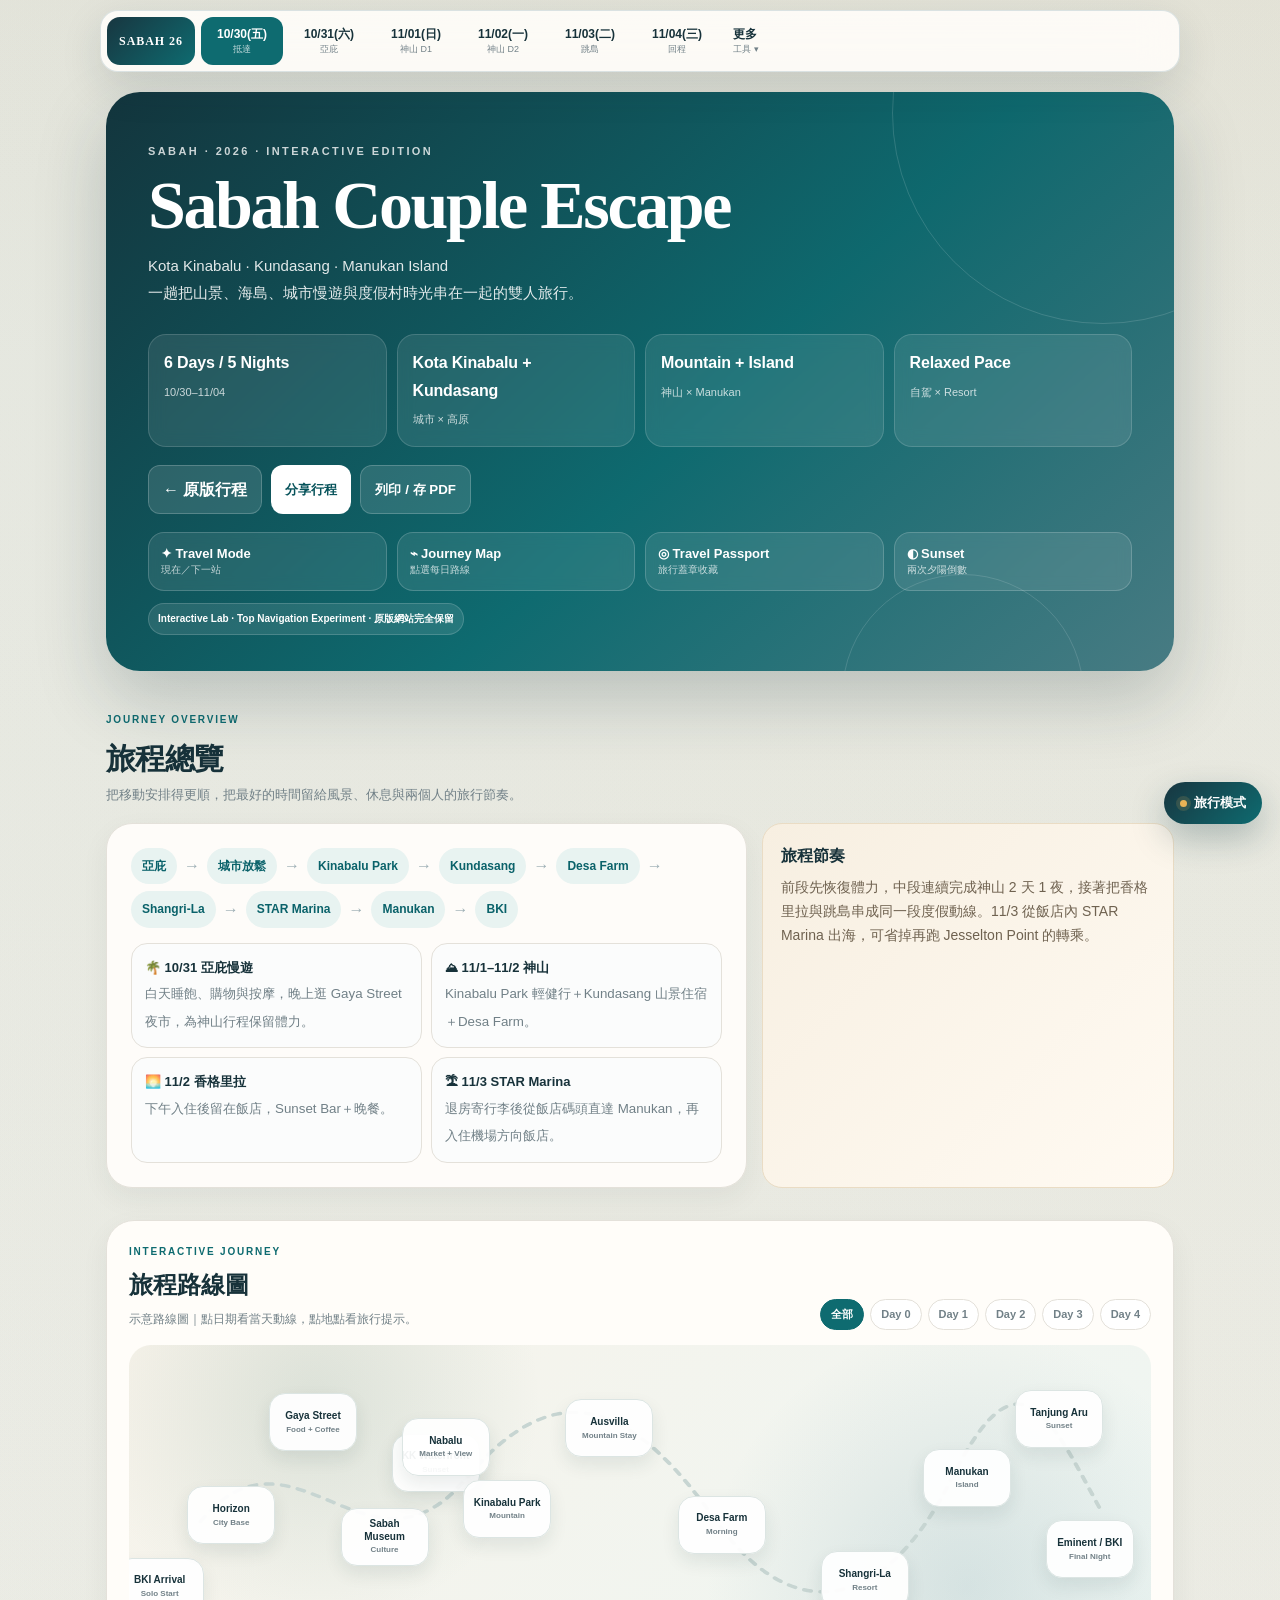
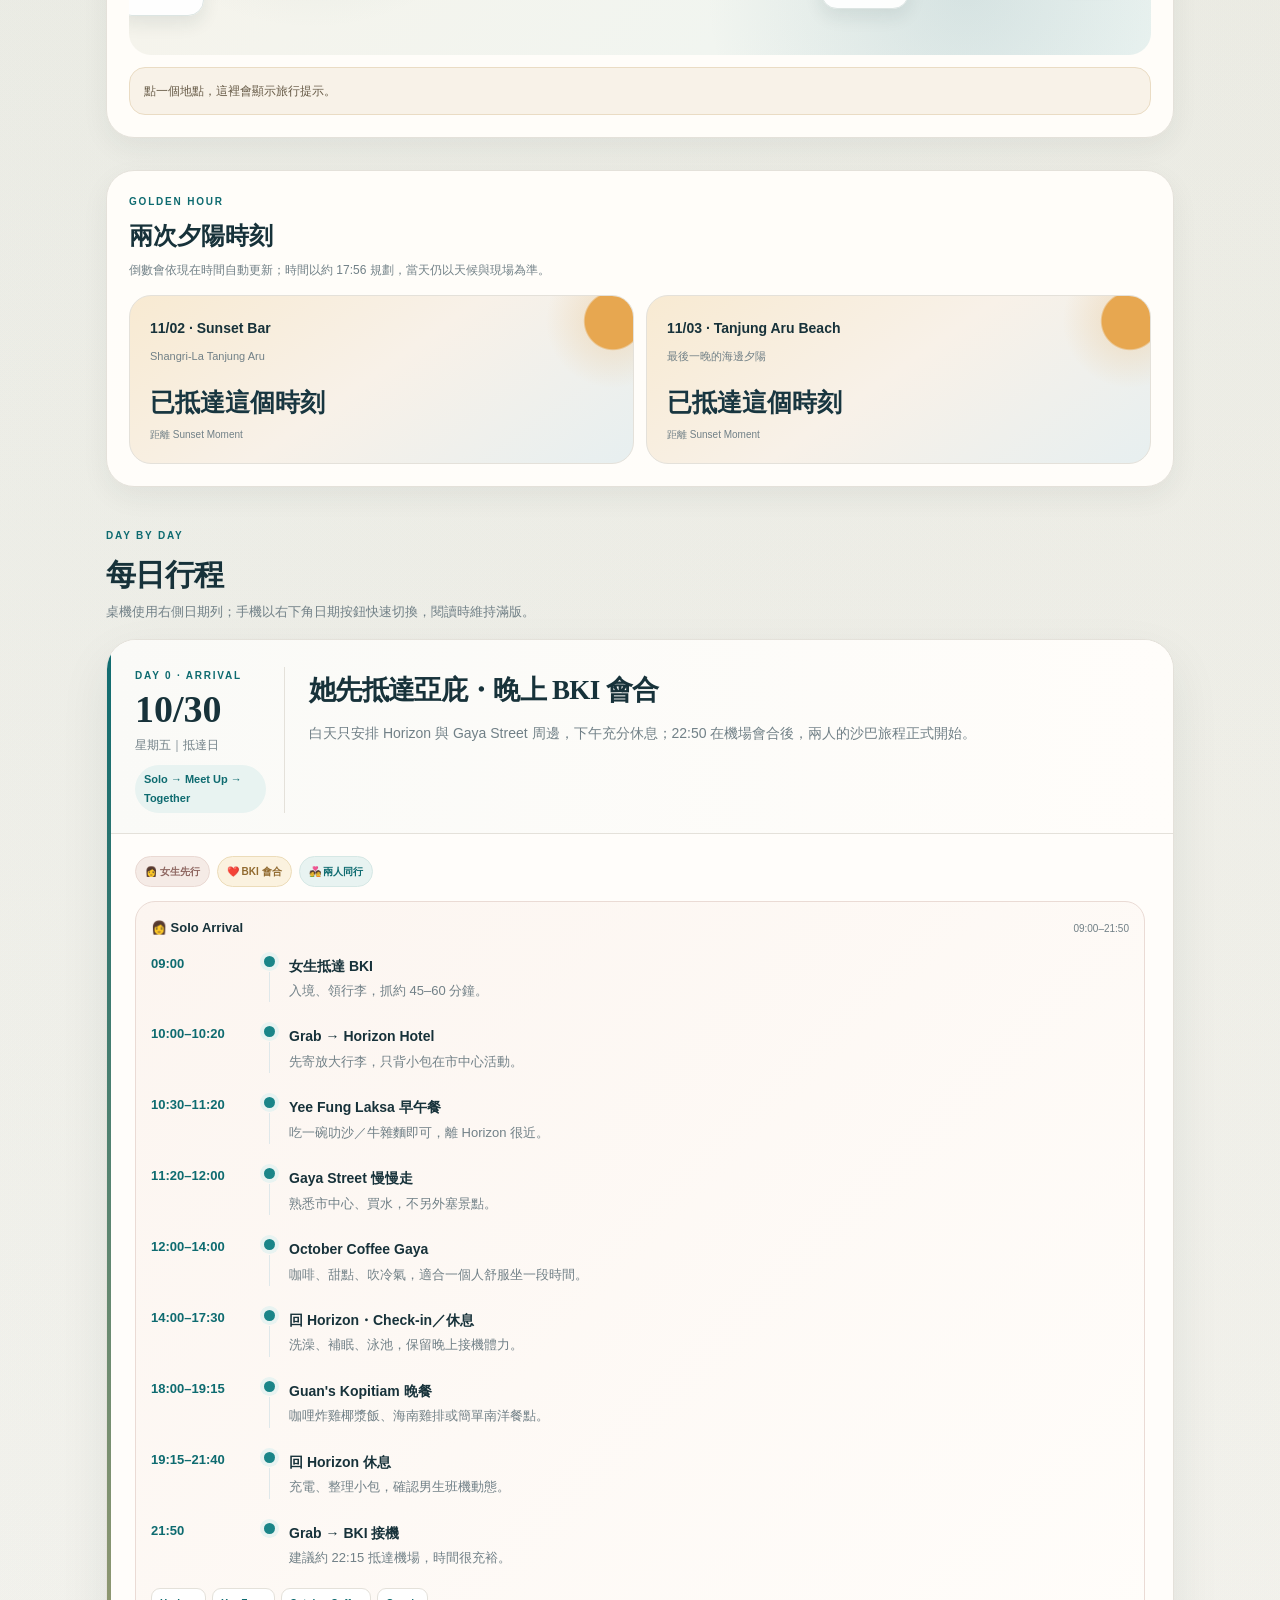
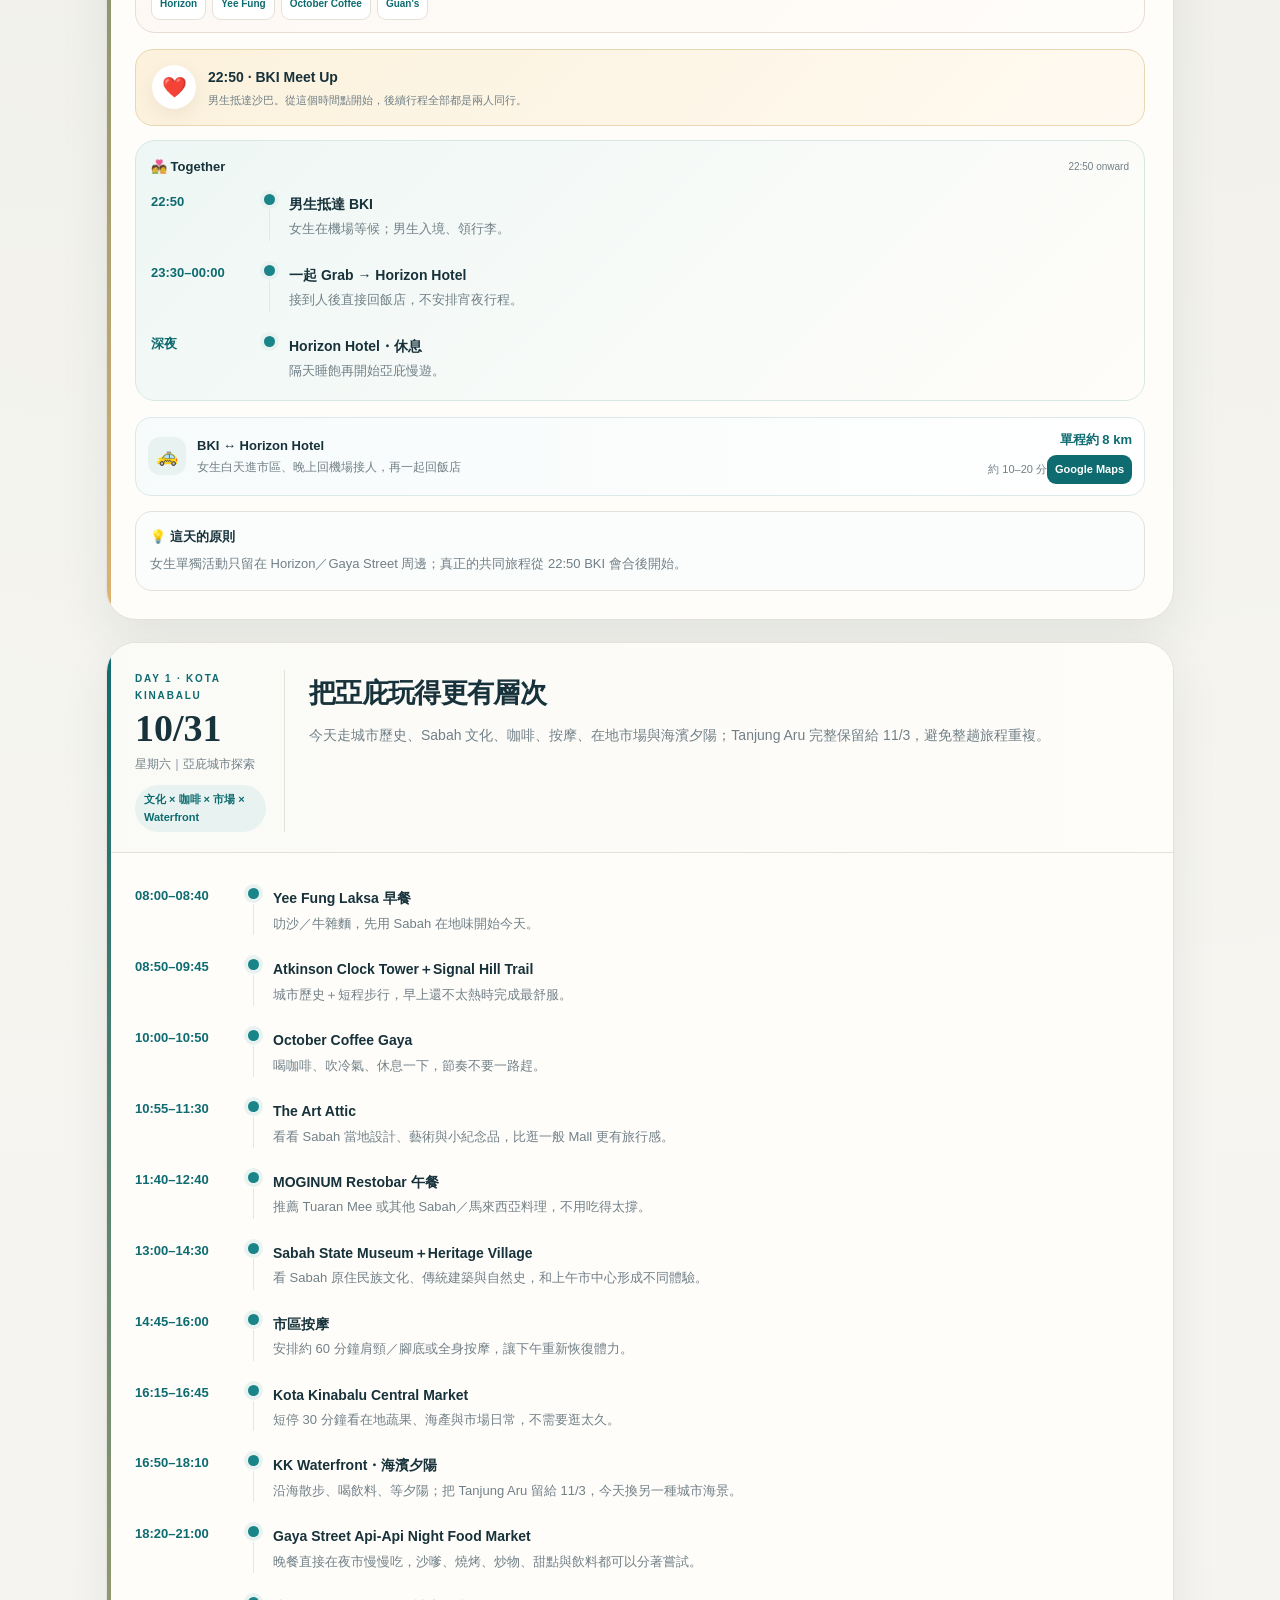
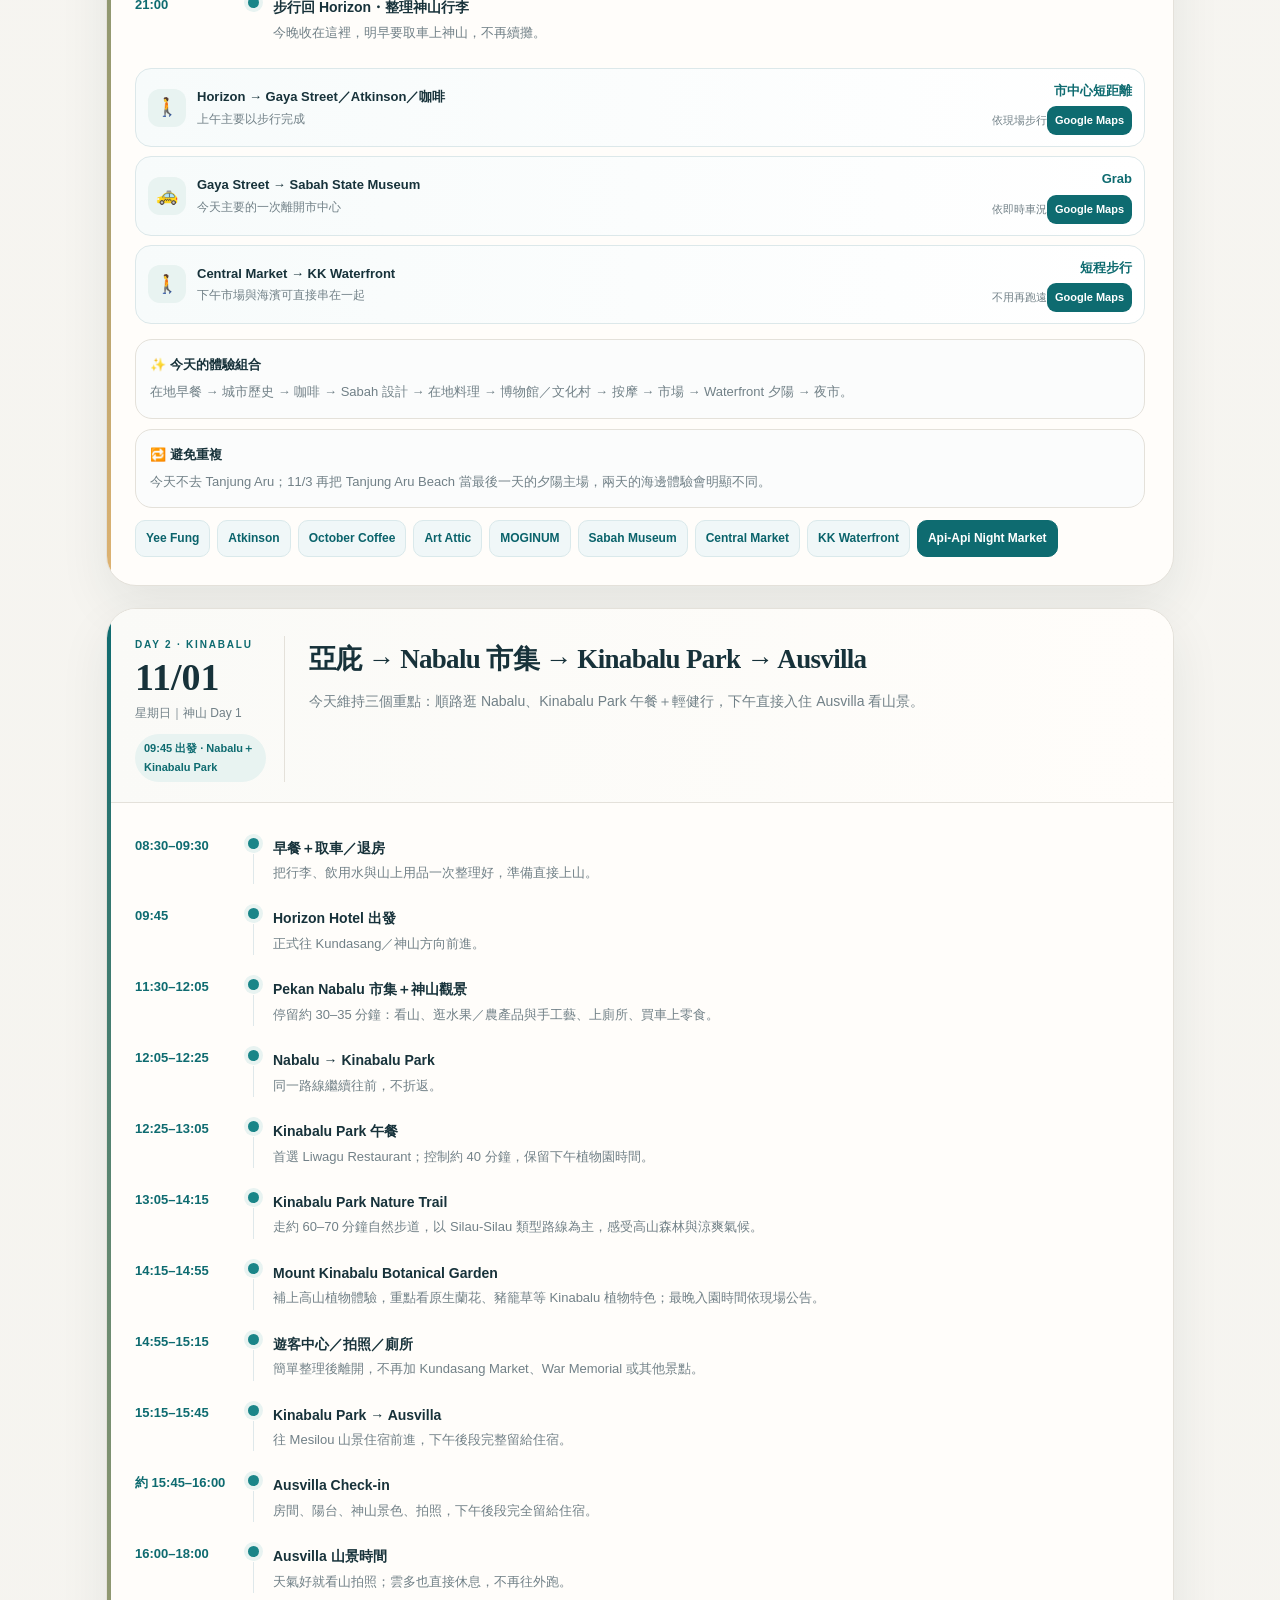
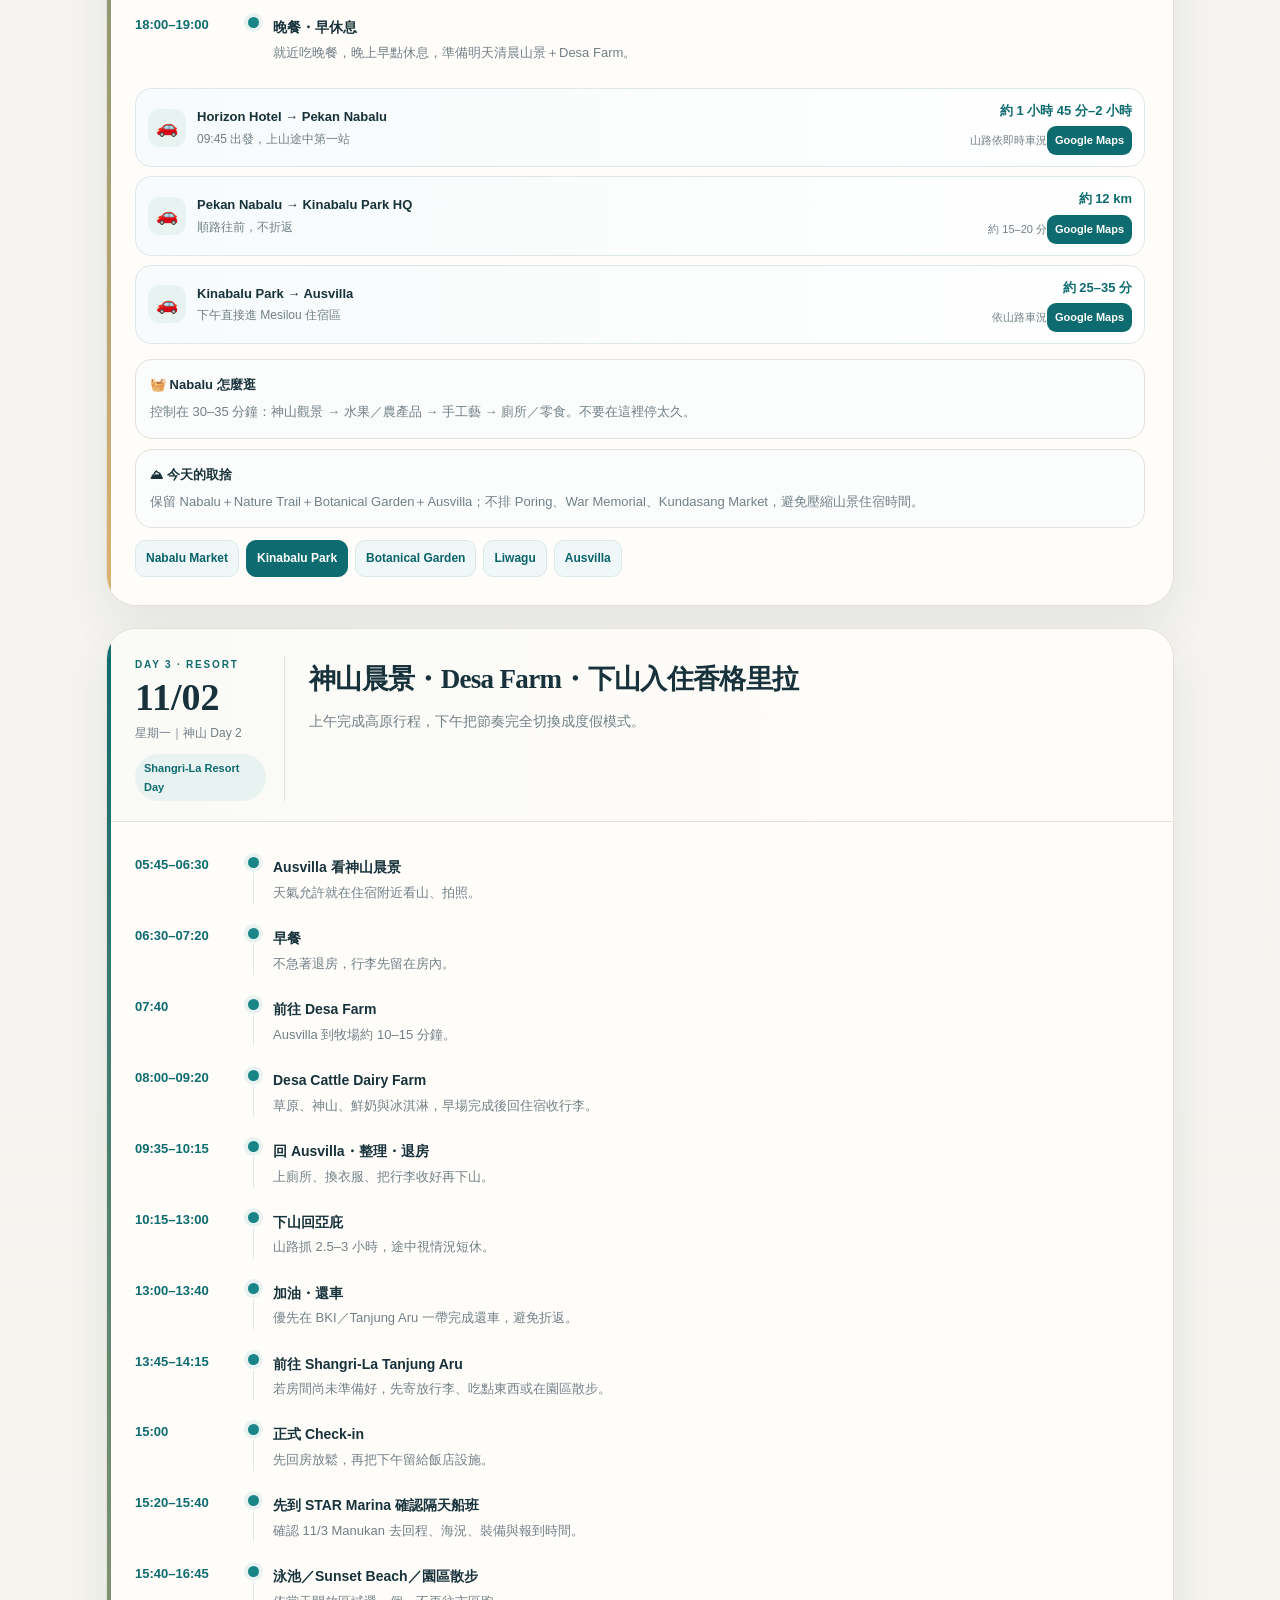
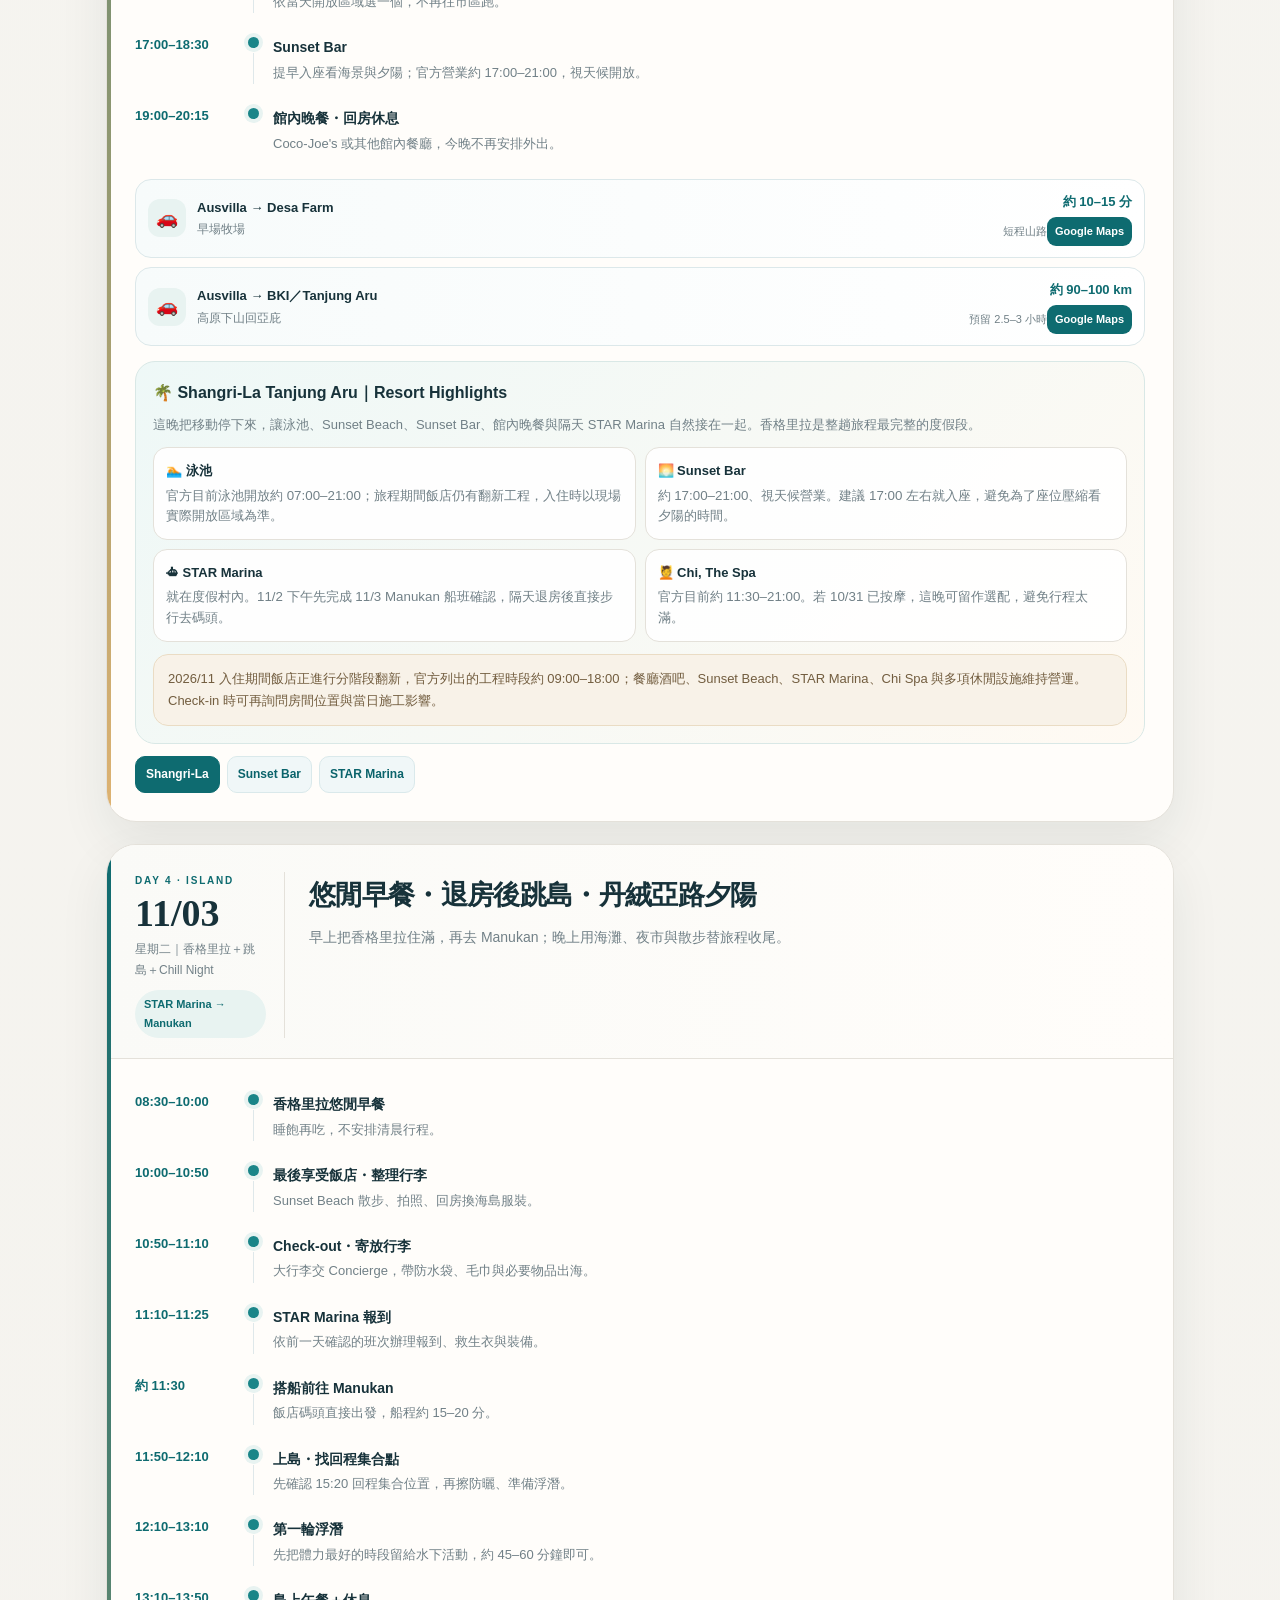
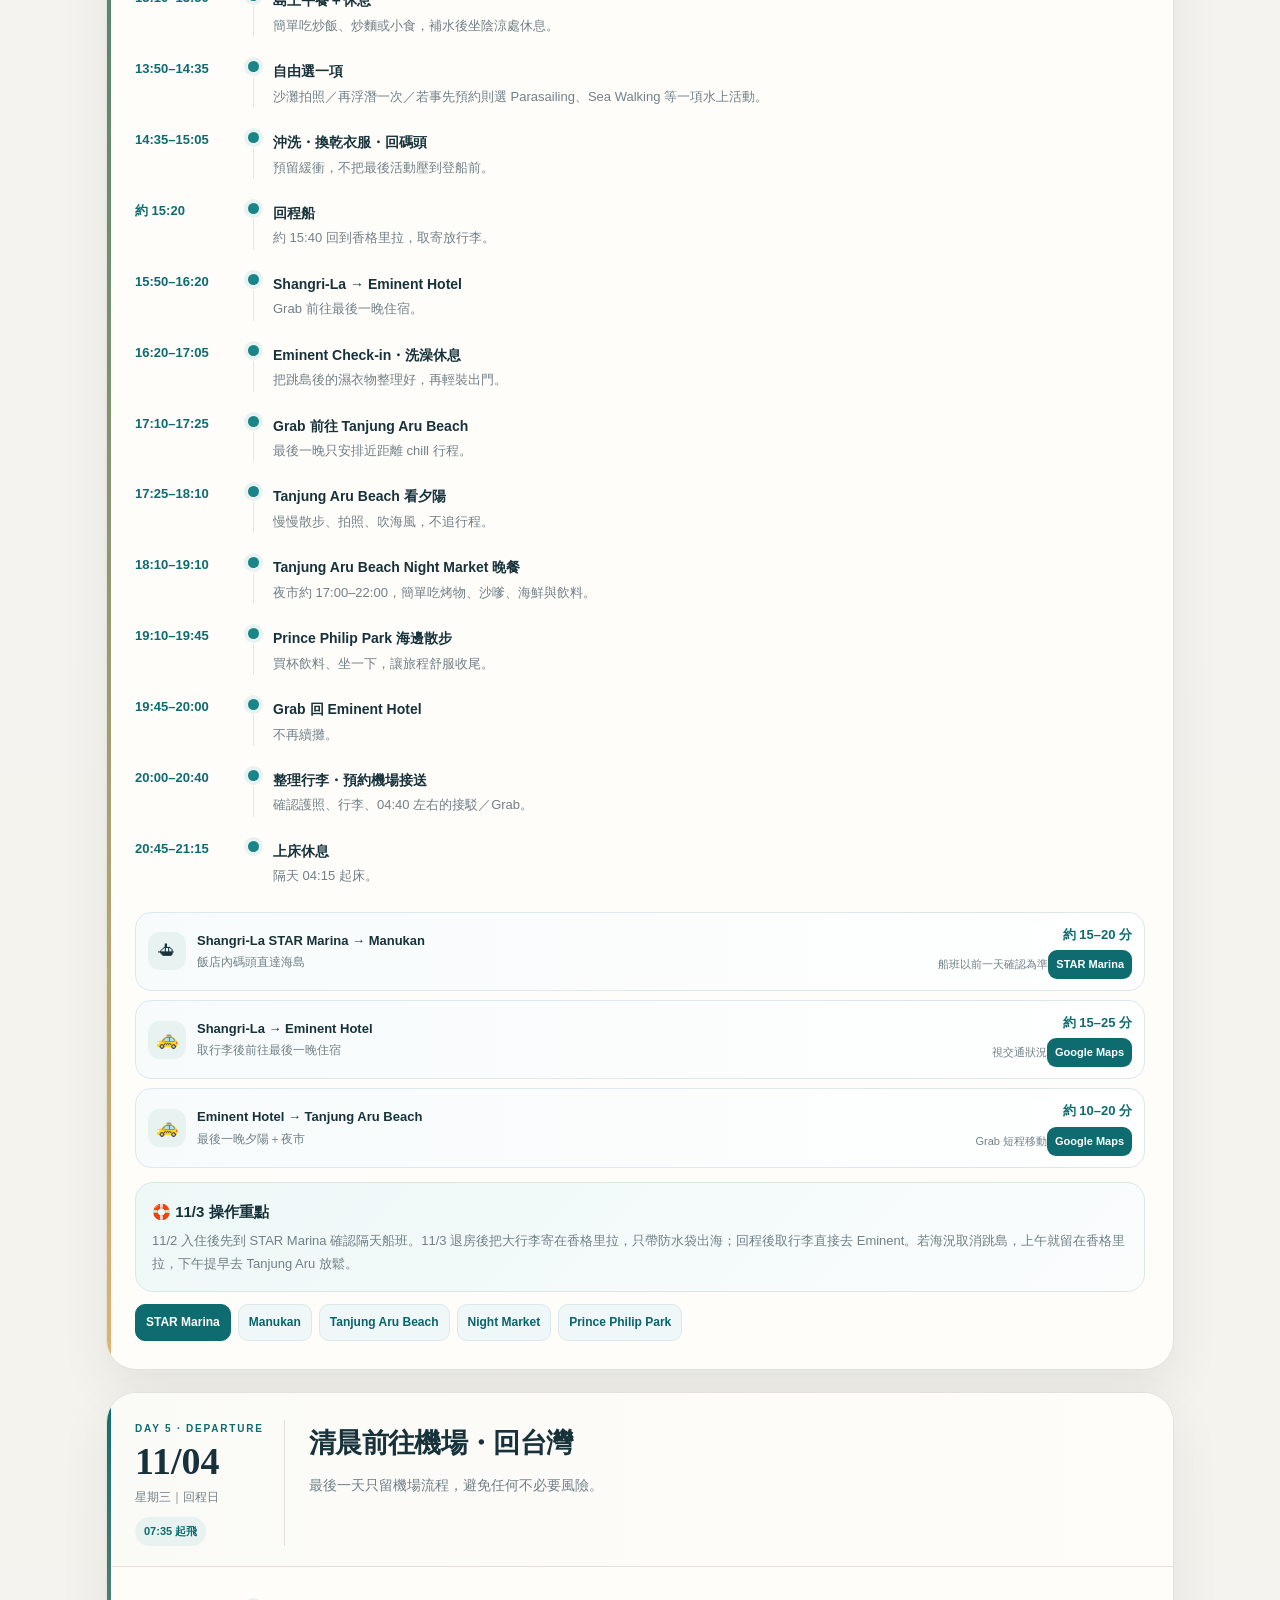
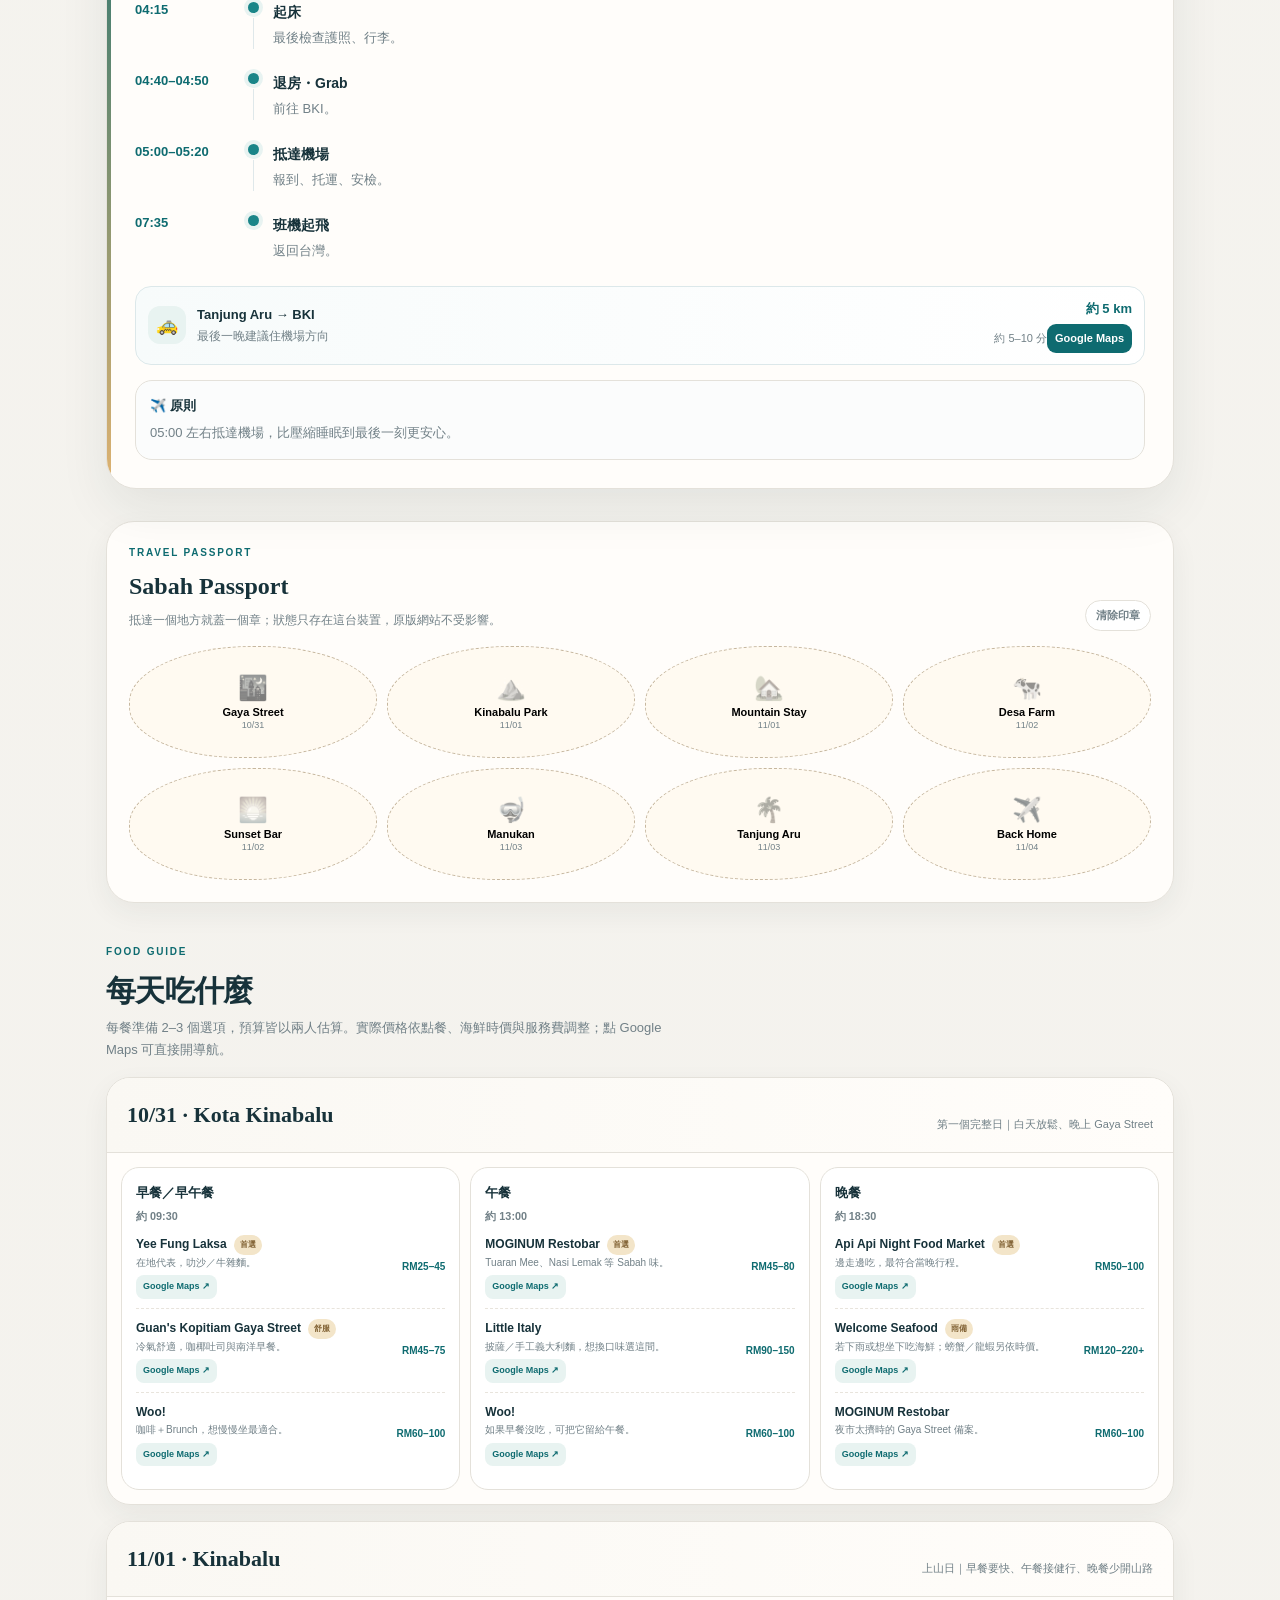
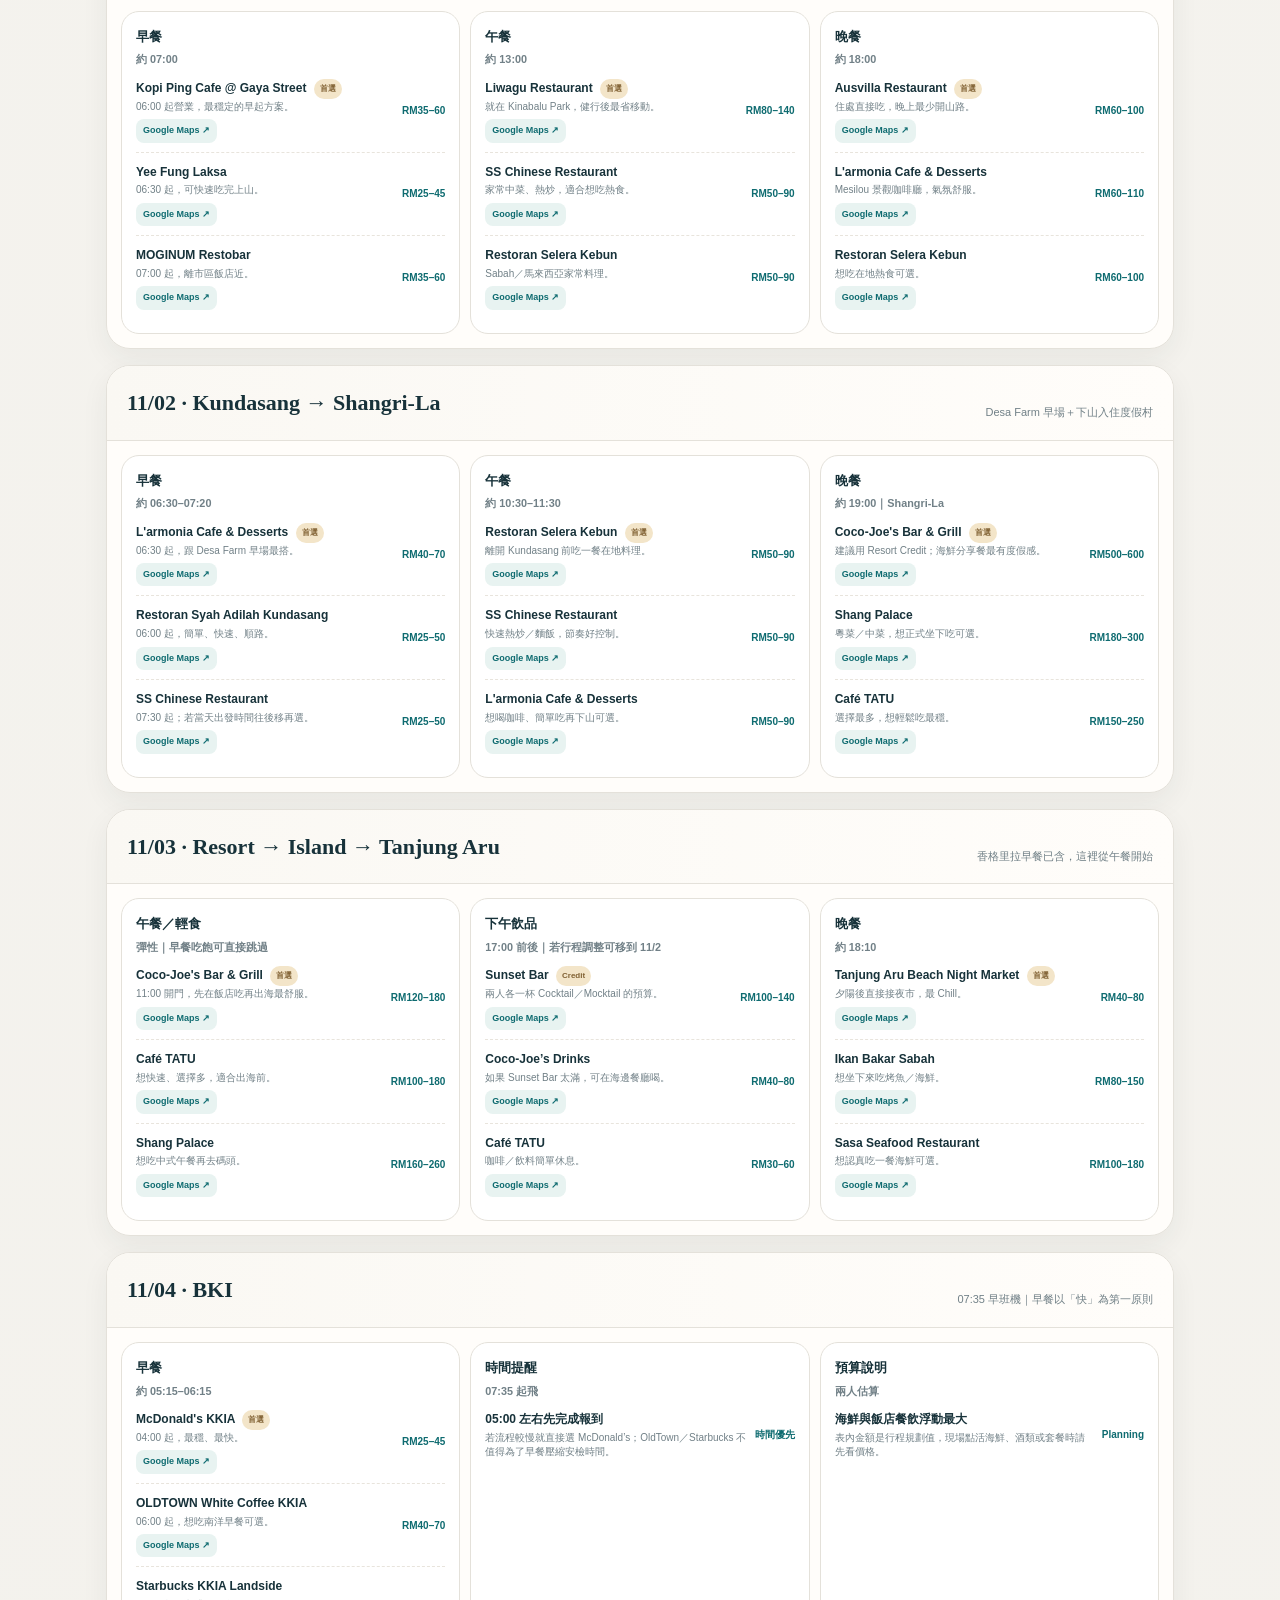
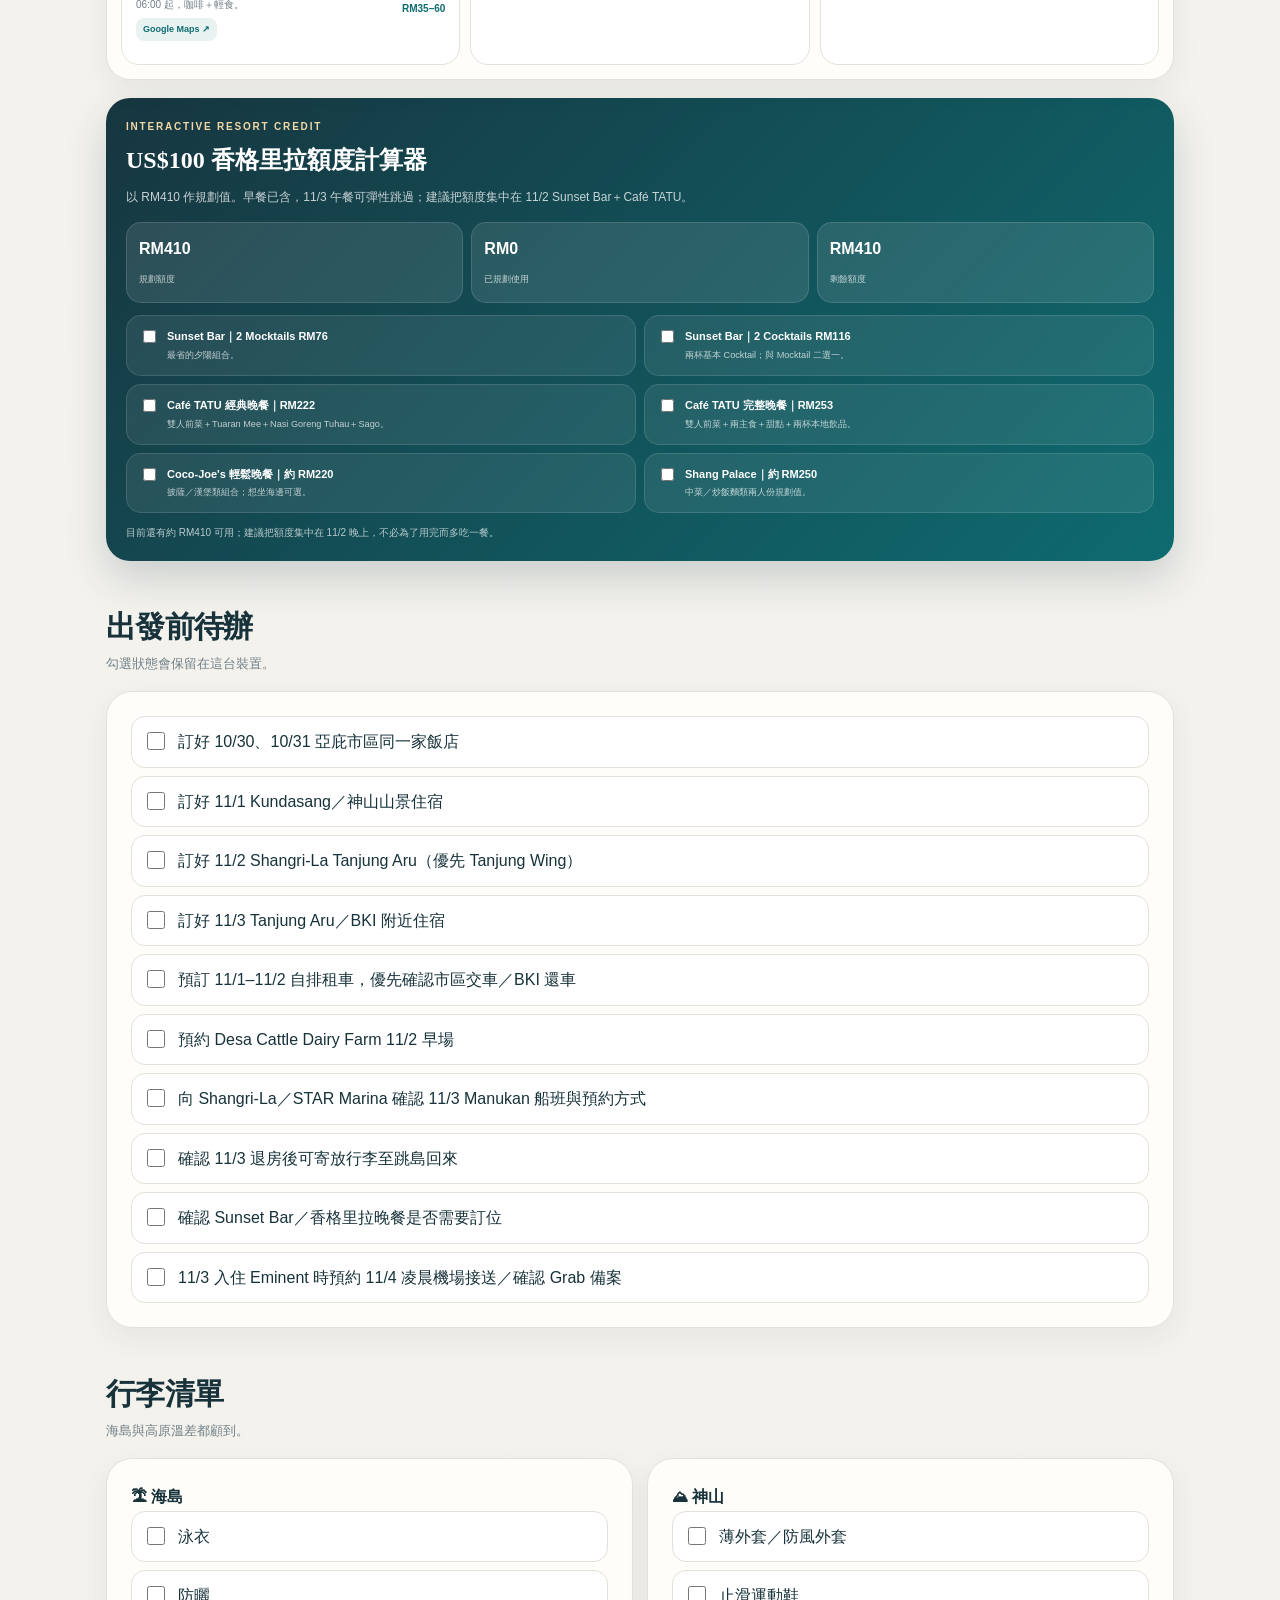
<file: sabah-2026/interactive/index.html>
<!doctype html>
<html lang="zh-Hant">
<head>
<meta charset="utf-8">
<meta name="viewport" content="width=device-width,initial-scale=1">
<meta name="theme-color" content="#0b6771">
<title>Sabah Couple Escape｜Interactive Edition</title>
<style>
:root{
  --bg:#f3f1ec;--paper:#fffdfa;--ink:#17323a;--muted:#718087;--line:#e4e1da;
  --teal:#0e6b70;--teal2:#1a8588;--tealSoft:#e8f3f1;--sand:#e8dbc5;--sand2:#f8f2e8;
  --sun:#d7a04f;--mount:#667d72;--sea:#4b7f8f;--rose:#a67670;--navy:#183640;
  --shadow:0 20px 50px rgba(31,49,55,.08);--shadowSoft:0 10px 28px rgba(31,49,55,.06);
  --r:26px
}
*{box-sizing:border-box}
html{scroll-behavior:smooth;scroll-padding-top:24px}
body{margin:0;background:
radial-gradient(circle at 12% -10%,rgba(14,107,112,.10),transparent 32%),
radial-gradient(circle at 95% 0%,rgba(215,160,79,.09),transparent 24%),
linear-gradient(180deg,#f5f2ec 0,#f7f6f2 360px,#f3f1ec 100%);
color:var(--ink);font-family:-apple-system,BlinkMacSystemFont,"Segoe UI","Noto Sans TC","PingFang TC","Microsoft JhengHei",sans-serif;line-height:1.72}
a{text-decoration:none;color:inherit}.wrap{max-width:1100px;margin:0 auto;padding:18px 16px 80px}
.hero{position:relative;overflow:hidden;background:
linear-gradient(135deg,rgba(19,53,61,.98),rgba(14,107,112,.94) 56%,rgba(78,125,133,.90)),
linear-gradient(180deg,#14343d,#0e6b70);
border-radius:34px;padding:50px 42px 36px;color:#fff;box-shadow:0 28px 70px rgba(24,52,61,.22)}
.hero:before,.hero:after{content:"";position:absolute;border-radius:50%;border:1px solid rgba(255,255,255,.14)}
.hero:before{width:420px;height:420px;right:-140px;top:-190px}.hero:after{width:240px;height:240px;right:90px;bottom:-145px}
.kicker{font-size:11px;letter-spacing:.22em;font-weight:850;opacity:.78;text-transform:uppercase}.hero h1{font-family:Georgia,"Times New Roman","Noto Serif TC",serif;font-size:clamp(38px,6.5vw,68px);font-weight:600;line-height:1.02;margin:10px 0 12px;letter-spacing:-.035em}
.hero p{margin:0;color:rgba(255,255,255,.88);max-width:700px;font-size:15px;line-height:1.8}
.heroStats{display:grid;grid-template-columns:repeat(4,1fr);gap:10px;margin-top:28px}
.heroStat{padding:14px 15px;border-radius:18px;background:rgba(255,255,255,.09);border:1px solid rgba(255,255,255,.15);backdrop-filter:blur(8px)}
.heroStat b{display:block;font-size:16px;letter-spacing:-.01em}.heroStat span{font-size:11px;opacity:.76}
.heroActions{display:flex;flex-wrap:wrap;gap:9px;margin-top:18px}
.heroBtn{border:0;border-radius:12px;padding:10px 14px;font-weight:850;cursor:pointer;background:#fff;color:#07535b}
.heroBtn.ghost{background:rgba(255,255,255,.12);color:#fff;border:1px solid rgba(255,255,255,.2)}

.dayJump{position:fixed;right:16px;top:50%;transform:translateY(-50%);z-index:50;margin:0;padding:7px;border:1px solid rgba(212,224,228,.95);background:rgba(255,255,255,.92);backdrop-filter:blur(16px);border-radius:18px;box-shadow:0 16px 36px rgba(26,53,63,.13)}
.dayJumpInner{display:flex;flex-direction:column;gap:5px;overflow:visible}
.dayLink{flex:0 0 auto;width:82px;padding:8px 8px;border-radius:12px;border:1px solid transparent;text-align:center;transition:.2s ease}
.dayLink b{display:block;font-size:13px}.dayLink span{display:block;font-size:11px;color:var(--muted)}
.dayLink.active{background:var(--teal);color:#fff;box-shadow:0 8px 20px rgba(13,111,120,.2)}
.dayLink.active span{color:rgba(255,255,255,.78)}
.mobileDayToggle,.mobileNavBackdrop{display:none}

.section{margin-top:40px}.sectionTitle{display:flex;align-items:flex-end;justify-content:space-between;gap:18px;margin-bottom:16px}
.sectionTitle h2{margin:0;font-family:Georgia,"Times New Roman","Noto Serif TC",serif;font-size:30px;font-weight:600;letter-spacing:-.025em}.sectionTitle p{margin:0;color:var(--muted);font-size:13px;max-width:560px}
.card{background:rgba(255,253,250,.97);border:1px solid var(--line);border-radius:var(--r);box-shadow:var(--shadowSoft);padding:24px}
.overview{display:grid;grid-template-columns:1.4fr .9fr;gap:15px}
.journeyLine{display:flex;align-items:center;flex-wrap:wrap;gap:7px}
.stop{padding:8px 11px;border-radius:999px;background:var(--tealSoft);color:#0a626a;font-weight:850;font-size:12px}.arr{color:#9caeb4}
.keyGrid{display:grid;grid-template-columns:1fr 1fr;gap:9px;margin-top:15px}
.key{padding:13px;border-radius:16px;border:1px solid var(--line);background:#fbfcfc}.key b{display:block;font-size:13px}.key small{color:var(--muted)}
.callout{background:linear-gradient(135deg,#f7efe1,#fffaf2);border:1px solid #eadcc4;border-radius:20px;padding:18px}.callout b{display:block;margin-bottom:6px}.callout p{margin:0;color:#6f6250;font-size:14px}

.days{display:grid;gap:22px}.day{position:relative;scroll-margin-top:24px;background:var(--paper);border:1px solid var(--line);border-radius:30px;box-shadow:var(--shadow);overflow:hidden}.day:before{content:"";position:absolute;left:0;top:0;bottom:0;width:4px;background:linear-gradient(180deg,var(--teal),rgba(215,160,79,.8))}
.dayHead{display:grid;grid-template-columns:150px 1fr;gap:24px;padding:27px 28px 20px;border-bottom:1px solid var(--line);background:linear-gradient(90deg,#fafaf7,#fffdfa)}
.dateBox{border-right:1px solid var(--line);padding-right:18px}.dateBox .num{font-family:Georgia,"Times New Roman",serif;font-weight:700;font-size:38px;line-height:1}.dateBox .dow{font-size:12px;color:var(--muted);margin-top:7px}
.dayTag{display:inline-block;margin-top:10px;font-size:11px;font-weight:850;padding:5px 9px;border-radius:999px;background:var(--tealSoft);color:var(--teal)}
.dayTitle h3{margin:0;font-family:Georgia,"Times New Roman","Noto Serif TC",serif;font-size:27px;font-weight:600;letter-spacing:-.025em}.dayTitle p{margin:7px 0 0;color:var(--muted);font-size:14px}
.dayBody{padding:22px 28px 28px}
.timeline{display:grid;gap:2px}
.step{display:grid;grid-template-columns:98px 20px 1fr;gap:10px;align-items:start;padding:9px 0}
.time{font-weight:900;color:var(--teal);font-size:13px;padding-top:1px}.dotcol{display:flex;flex-direction:column;align-items:center;height:100%}.dot{width:11px;height:11px;border-radius:50%;background:var(--teal2);box-shadow:0 0 0 4px var(--tealSoft);margin-top:4px}.line{width:1px;background:#dfe8ea;flex:1;min-height:24px;margin-top:5px}.step:last-child .line{display:none}
.stepText b{font-size:14px}.stepText p{margin:1px 0 0;color:var(--muted);font-size:13px}

.transfers{display:grid;gap:9px;margin:15px 0 2px}
.transfer{display:grid;grid-template-columns:38px 1fr auto;gap:11px;align-items:center;padding:11px 12px;border:1px solid #dce8ea;background:linear-gradient(90deg,#f7fbfb,#fff);border-radius:16px}
.mode{width:38px;height:38px;display:grid;place-items:center;border-radius:12px;background:var(--tealSoft);font-size:18px}
.transferRoute{min-width:0}.transferRoute b{display:block;font-size:13px}.transferRoute span{display:block;color:var(--muted);font-size:12px;white-space:nowrap;overflow:hidden;text-overflow:ellipsis}
.metrics{text-align:right;white-space:nowrap}.metrics b{display:block;color:var(--teal);font-size:13px}.metrics span{font-size:11px;color:var(--muted)}
.mapBtn{display:inline-flex;align-items:center;justify-content:center;margin-top:4px;font-size:11px;font-weight:850;color:#fff;background:var(--teal);border-radius:9px;padding:5px 8px}
.dayMeta{display:grid;grid-template-columns:1fr;gap:10px;margin-top:15px}
.mini{padding:14px;border:1px solid var(--line);border-radius:17px;background:#fbfcfc}.mini b{display:block;margin-bottom:5px;font-size:13px}.mini p{margin:0;color:var(--muted);font-size:13px}.money{font-weight:900;color:var(--teal)}
.actions{display:flex;flex-wrap:wrap;gap:7px;margin-top:12px}.action{padding:7px 10px;border-radius:10px;background:#f0f7f8;border:1px solid #dae9eb;color:#0a636b;font-size:12px;font-weight:850}
.action.primary{background:var(--teal);color:white;border-color:var(--teal)}


.arrivalLegend{display:flex;gap:7px;flex-wrap:wrap;margin-bottom:14px}
.arrivalPill{display:inline-flex;align-items:center;gap:6px;padding:6px 9px;border-radius:999px;font-size:10px;font-weight:900;border:1px solid var(--line)}
.arrivalPill.solo{background:#f5ebe6;color:#8d655f;border-color:#ead9d3}.arrivalPill.meet{background:#fbf2df;color:#916a2f;border-color:#ecdcb9}.arrivalPill.together{background:var(--tealSoft);color:var(--teal);border-color:#d6e8e5}
.arrivalGroup{position:relative;margin:10px 0 16px;padding:15px 15px 8px;border-radius:20px;border:1px solid var(--line)}
.arrivalGroup.solo{background:linear-gradient(135deg,#fcf5f0,#fffdfa);border-color:#eadbd5}.arrivalGroup.together{background:linear-gradient(135deg,#eef7f5,#fffdfa);border-color:#d7e8e4}
.arrivalGroupHead{display:flex;align-items:center;justify-content:space-between;gap:12px;margin-bottom:3px}.arrivalGroupHead b{font-size:13px}.arrivalGroupHead span{font-size:10px;color:var(--muted)}
.meetPoint{display:grid;grid-template-columns:auto 1fr;gap:12px;align-items:center;margin:14px 0;padding:15px 16px;border-radius:18px;background:linear-gradient(135deg,#fbf1dc,#fffaf1);border:1px solid #ead7b1}
.meetIcon{width:44px;height:44px;border-radius:50%;display:grid;place-items:center;background:#fff;color:#9a623b;font-size:20px;box-shadow:0 7px 18px rgba(112,82,50,.08)}.meetPoint b{display:block;font-size:14px}.meetPoint p{margin:2px 0 0;color:var(--muted);font-size:11px}
.soloQuickLinks{display:flex;gap:6px;flex-wrap:wrap;margin:10px 0 4px}.soloQuickLinks a{display:inline-flex;padding:6px 8px;border-radius:9px;background:#fff;border:1px solid var(--line);font-size:10px;font-weight:850;color:var(--teal)}

.grid2{display:grid;grid-template-columns:1fr 1fr;gap:14px}
.checklist{display:grid;gap:8px}.check{display:flex;gap:10px;align-items:flex-start;border:1px solid var(--line);border-radius:14px;padding:11px;background:#fff}.check input{width:18px;height:18px;margin-top:4px;accent-color:var(--teal)}.check.done{opacity:.52;text-decoration:line-through}
.tableWrap{overflow:auto}table{width:100%;border-collapse:collapse;min-width:650px}th,td{padding:12px 10px;border-bottom:1px solid var(--line);text-align:left}th{font-size:12px;color:var(--muted);background:#f8fbfb}tr:last-child td{border-bottom:0}
.safetyCard{margin-top:14px;padding:16px;border-radius:18px;background:linear-gradient(135deg,#edf8f7,#fbfdfd);border:1px solid #d6e9e7}
.safetyCard h4{margin:0 0 6px;font-size:15px}.safetyCard p{margin:0;color:var(--muted);font-size:13px}
.resortCard{margin-top:15px;padding:17px;border-radius:20px;background:linear-gradient(135deg,#eef8f7,#fffaf3);border:1px solid #d9e8e6}
.resortCard h4{margin:0 0 7px;font-size:16px}.resortCard>p{margin:0;color:var(--muted);font-size:13px}
.resortGrid{display:grid;grid-template-columns:repeat(2,minmax(0,1fr));gap:9px;margin-top:11px}
.resortFact{padding:12px;border-radius:14px;background:rgba(255,255,255,.92);border:1px solid var(--line)}
.resortFact b{display:block;font-size:13px;margin-bottom:3px}.resortFact small{display:block;color:var(--muted);line-height:1.55}
.safetyGrid{display:grid;grid-template-columns:1fr 1fr;gap:9px;margin-top:10px}.safetyOpt{padding:12px;border-radius:14px;background:#fff;border:1px solid var(--line)}.safetyOpt b{display:block;font-size:13px;margin-bottom:4px}.safetyOpt small{display:block;color:var(--muted);line-height:1.55}

.foodGuideGrid{display:grid;gap:16px}
.foodDay{background:rgba(255,253,250,.98);border:1px solid var(--line);border-radius:24px;overflow:hidden;box-shadow:var(--shadowSoft)}
.foodDayHead{display:flex;align-items:flex-end;justify-content:space-between;gap:12px;padding:18px 20px;background:linear-gradient(90deg,#faf8f3,#fffdfa);border-bottom:1px solid var(--line)}
.foodDayHead h3{margin:0;font-family:Georgia,"Times New Roman","Noto Serif TC",serif;font-size:22px;font-weight:600}.foodDayHead span{font-size:11px;color:var(--muted)}
.mealGrid{display:grid;grid-template-columns:repeat(3,minmax(0,1fr));gap:10px;padding:14px}
.mealBox{min-width:0;border:1px solid var(--line);border-radius:18px;padding:14px;background:#fff}
.mealBox h4{margin:0 0 9px;font-size:13px}.mealBox h4 small{display:block;margin-top:2px;color:var(--muted);font-weight:600}
.restaurantOption{display:grid;grid-template-columns:1fr auto;gap:8px;align-items:center;padding:9px 0;border-top:1px dashed #e8e4dc}.restaurantOption:first-of-type{border-top:0;padding-top:0}
.restaurantOption b{display:block;font-size:12px}.restaurantOption small{display:block;margin-top:1px;color:var(--muted);font-size:10px;line-height:1.45}
.restaurantBudget{font-size:10px;font-weight:900;color:var(--teal);white-space:nowrap}
.foodMap{display:inline-flex;margin-top:5px;padding:4px 7px;border-radius:8px;background:var(--tealSoft);color:var(--teal);font-size:9px;font-weight:900}
.foodPick{display:inline-block;margin-left:4px;padding:3px 6px;border-radius:999px;background:#f3e5c9;color:#806133;font-size:8px;font-weight:900;vertical-align:1px}
.creditCard{margin-top:18px;padding:20px;border-radius:24px;background:linear-gradient(135deg,#173640,#0e6b70);color:#fff;box-shadow:0 18px 40px rgba(23,54,64,.18)}
.creditCard h3{margin:0;font-family:Georgia,"Times New Roman","Noto Serif TC",serif;font-size:24px;font-weight:600}.creditCard>p{margin:5px 0 0;color:rgba(255,255,255,.76);font-size:12px}
.creditSummary{display:grid;grid-template-columns:repeat(3,1fr);gap:8px;margin-top:15px}.creditStat{padding:12px;border-radius:15px;background:rgba(255,255,255,.10);border:1px solid rgba(255,255,255,.13)}.creditStat b{display:block;font-size:16px}.creditStat small{font-size:9px;opacity:.72}
.creditItems{display:grid;grid-template-columns:1fr 1fr;gap:8px;margin-top:12px}.creditItem{padding:11px 12px;border-radius:15px;background:rgba(255,255,255,.08);border:1px solid rgba(255,255,255,.12);font-size:11px}.creditItem b{display:block}.creditItem small{display:block;margin-top:2px;opacity:.72}
.creditCheck{display:flex;align-items:flex-start;gap:8px;cursor:pointer}.creditCheck input{margin-top:3px;accent-color:#d7a04f}
.creditNote{margin-top:11px;font-size:10px;color:rgba(255,255,255,.7)}
@media(max-width:880px){.mealGrid{grid-template-columns:1fr}.creditItems{grid-template-columns:1fr 1fr}}
@media(max-width:620px){.foodDayHead{align-items:flex-start;flex-direction:column}.creditSummary{grid-template-columns:1fr}.creditItems{grid-template-columns:1fr}}
.currencyBar{display:flex;align-items:center;justify-content:space-between;gap:12px;flex-wrap:wrap;margin-bottom:12px;padding:12px 14px;border:1px solid var(--line);border-radius:16px;background:#fff}
.currencyBar .currencyInfo{font-size:12px;color:var(--muted)}
.currencySwitch{display:inline-flex;padding:4px;border-radius:12px;background:#eef4f5;border:1px solid #dce7e9}
.currencyBtn{border:0;background:transparent;color:var(--muted);font-weight:850;font-size:12px;padding:8px 12px;border-radius:9px;cursor:pointer}
.currencyBtn.active{background:var(--teal);color:#fff;box-shadow:0 5px 14px rgba(13,111,120,.18)}
.currencyValue{font-weight:850;white-space:nowrap}
.note{margin-top:12px;padding:13px 14px;border-radius:15px;background:var(--sand2);border:1px solid #eadcc4;color:#725d3f;font-size:13px}
.footer{text-align:center;color:var(--muted);font-size:12px;margin-top:30px}
.editorialEyebrow{display:block;margin-bottom:5px;color:var(--teal);font-size:10px;font-weight:900;letter-spacing:.18em;text-transform:uppercase}
.backTop{position:fixed;right:18px;bottom:18px;z-index:45;width:44px;height:44px;border:0;border-radius:50%;background:var(--teal);color:#fff;font-size:18px;box-shadow:0 10px 24px rgba(13,111,120,.28);cursor:pointer;opacity:0;pointer-events:none;transition:.2s}.backTop.show{opacity:1;pointer-events:auto}

@media(max-width:1320px){.wrap{padding-right:104px}}
@media(max-width:1100px){.dayJump{right:8px}.dayLink{width:76px;padding:7px 6px}.dayLink span{font-size:10px}.wrap{padding-right:102px}}
@media(max-width:880px){.heroStats{grid-template-columns:1fr 1fr}.overview{grid-template-columns:1fr}.dayHead{grid-template-columns:110px 1fr}.grid2{grid-template-columns:1fr 1fr}}
@media(max-width:620px){
  .safetyGrid,.resortGrid{grid-template-columns:1fr}
  .wrap{padding:10px 10px 70px}.hero{border-radius:24px;padding:34px 22px 26px}.heroStats{grid-template-columns:1fr 1fr}
  .dayJump{right:4px;top:50%;transform:translateY(-50%);padding:4px;border-radius:13px}.dayJumpInner{gap:3px}.dayLink{width:57px;padding:7px 3px;border-radius:9px}.dayLink b{font-size:9px}.dayLink span{display:none}.wrap{padding-right:68px}
  .sectionTitle{align-items:start;flex-direction:column;gap:3px}.sectionTitle h2{font-size:25px}.keyGrid,.grid2,  .day{border-radius:22px}.dayHead{grid-template-columns:1fr;gap:10px;padding:18px}.dateBox{border-right:0;border-bottom:1px solid var(--line);padding:0 0 10px}.dateBox .num{font-size:29px}
  .dayBody{padding:16px 17px 20px}.step{grid-template-columns:76px 18px 1fr;gap:7px}.transfer{grid-template-columns:34px 1fr}.mode{width:34px;height:34px}.metrics{grid-column:2;text-align:left;display:flex;align-items:center;gap:7px}.metrics b{display:inline}.mapBtn{margin-top:0}
  .dayMeta{grid-template-columns:1fr}.heroStat b{font-size:15px}.heroStat{padding:10px}.hero p{font-size:14px}
}
@media(max-width:760px){
  .wrap{max-width:none;width:100%;padding:10px 10px 92px!important}
  .dayJump{
    display:block;
    position:fixed;
    right:12px;
    left:auto;
    top:auto;
    bottom:132px;
    transform:translateY(10px) scale(.98);
    width:min(82vw,280px);
    max-height:68vh;
    overflow:auto;
    padding:9px;
    border-radius:18px;
    opacity:0;
    visibility:hidden;
    pointer-events:none;
    transition:opacity .18s ease,transform .18s ease,visibility .18s ease;
    z-index:80
  }
  .dayJump.open{opacity:1;visibility:visible;pointer-events:auto;transform:translateY(0) scale(1)}
  .dayJumpInner{display:grid;grid-template-columns:1fr 1fr;gap:7px}
  .dayLink{width:auto!important;min-width:0;padding:10px 8px!important;border-radius:11px}
  .dayLink b{font-size:12px!important}
  .dayLink span{display:block!important;font-size:10px!important}
  .mobileDayToggle{
    position:fixed;
    right:12px;
    bottom:76px;
    z-index:82;
    display:flex;
    align-items:center;
    justify-content:center;
    gap:7px;
    min-width:104px;
    height:44px;
    padding:0 12px;
    border:0;
    border-radius:999px;
    background:var(--teal);
    color:#fff;
    font-weight:900;
    font-size:12px;
    box-shadow:0 12px 28px rgba(13,111,120,.30);
    cursor:pointer
  }
  .mobileDayToggle .chev{font-size:11px;transition:transform .18s ease}
  .mobileDayToggle[aria-expanded="true"] .chev{transform:rotate(180deg)}
  .mobileNavBackdrop{
    position:fixed;
    inset:0;
    z-index:70;
    display:block;
    background:rgba(18,38,45,.14);
    opacity:0;
    visibility:hidden;
    pointer-events:none;
    transition:opacity .18s ease,visibility .18s ease
  }
  .mobileNavBackdrop.show{opacity:1;visibility:visible;pointer-events:auto}
  .backTop{right:auto;left:14px;bottom:18px}
}
.interactiveDock{display:grid;grid-template-columns:repeat(4,1fr);gap:10px;margin-top:18px}
.iDockBtn{border:1px solid rgba(255,255,255,.18);background:rgba(255,255,255,.09);color:#fff;border-radius:16px;padding:13px 12px;text-align:left;cursor:pointer;backdrop-filter:blur(7px);transition:.18s}
.iDockBtn:hover{transform:translateY(-2px);background:rgba(255,255,255,.14)}
.iDockBtn b{display:block;font-size:13px}.iDockBtn small{display:block;margin-top:2px;font-size:10px;opacity:.74}
.interactiveSection{margin-top:32px}
.routeCard,.sunsetCard,.passportCard{background:rgba(255,253,250,.98);border:1px solid var(--line);border-radius:28px;box-shadow:var(--shadowSoft);padding:22px}
.routeTop,.passportTop,.sunsetTop{display:flex;align-items:flex-end;justify-content:space-between;gap:14px;margin-bottom:15px}
.routeTop h3,.passportTop h3,.sunsetTop h3{margin:0;font-family:Georgia,"Times New Roman","Noto Serif TC",serif;font-size:24px;font-weight:600}
.routeTop p,.passportTop p,.sunsetTop p{margin:3px 0 0;color:var(--muted);font-size:12px}
.routeFilters{display:flex;gap:6px;flex-wrap:wrap}
.routeFilter{border:1px solid var(--line);background:#fff;color:var(--muted);border-radius:999px;padding:7px 10px;font-size:11px;font-weight:850;cursor:pointer}
.routeFilter.active{background:var(--teal);color:#fff;border-color:var(--teal)}
.routeCanvas{position:relative;min-height:310px;border-radius:22px;overflow:hidden;background:
radial-gradient(circle at 18% 18%,rgba(85,130,115,.16),transparent 26%),
radial-gradient(circle at 82% 78%,rgba(75,127,143,.16),transparent 30%),
linear-gradient(135deg,#f7f3ea,#eef6f3)}
.routeCanvas svg{position:absolute;inset:0;width:100%;height:100%}
.routePath{fill:none;stroke:#c7d5d2;stroke-width:4;stroke-linecap:round;stroke-dasharray:7 9}
.routeNode{position:absolute;transform:translate(-50%,-50%);width:88px;min-height:58px;border:1px solid #dce5e3;background:rgba(255,255,255,.94);border-radius:16px;padding:7px 8px;color:var(--ink);font-size:10px;font-weight:800;line-height:1.25;box-shadow:0 8px 18px rgba(27,51,58,.09);cursor:pointer;transition:.18s}
.routeNode span{display:block;margin-top:2px;color:var(--muted);font-size:8px;font-weight:700}
.routeNode.active{background:var(--teal);color:#fff;border-color:var(--teal);transform:translate(-50%,-50%) scale(1.06)}
.routeNode.active span{color:rgba(255,255,255,.75)}
.routeNode.dim{opacity:.28;filter:saturate(.4)}
.routeDetail{margin-top:12px;padding:13px 14px;border-radius:16px;background:var(--sand2);border:1px solid #eadcc4;font-size:12px;color:#675b47}
.sunsetGrid{display:grid;grid-template-columns:1fr 1fr;gap:12px}
.sunsetMoment{position:relative;overflow:hidden;padding:20px;border-radius:22px;border:1px solid var(--line);background:linear-gradient(145deg,#f8ead2,#f8f1e8 48%,#e7eff0)}
.sunsetMoment:after{content:"";position:absolute;width:140px;height:140px;border-radius:50%;right:-50px;top:-45px;background:radial-gradient(circle,#e7a750 0,#e7a750 28%,rgba(231,167,80,.16) 30%,transparent 68%)}
.sunsetMoment b{position:relative;z-index:1;display:block;font-size:14px}.sunsetMoment .sunsetPlace{position:relative;z-index:1;color:var(--muted);font-size:11px}
.sunsetMoment .countdown{position:relative;z-index:1;margin-top:13px;font-family:Georgia,"Times New Roman",serif;font-size:25px;font-weight:700;color:var(--navy)}
.sunsetMoment .sunsetSub{position:relative;z-index:1;margin-top:2px;color:var(--muted);font-size:10px}
.passportGrid{display:grid;grid-template-columns:repeat(4,1fr);gap:10px}
.stamp{position:relative;min-height:112px;border:1px dashed #c6b79f;background:#fffaf1;border-radius:50% 47% 52% 45%;padding:18px 10px;display:flex;flex-direction:column;align-items:center;justify-content:center;text-align:center;cursor:pointer;transition:.2s;user-select:none}
.stamp .stampIcon{font-size:24px;filter:grayscale(.9);opacity:.6}.stamp b{font-size:11px;margin-top:4px}.stamp small{font-size:9px;color:var(--muted);margin-top:2px}
.stamp.done{border:2px solid #9d5c4c;color:#8d4d40;background:#fff8ef;transform:rotate(-2deg)}
.stamp.done .stampIcon{filter:none;opacity:1}.stamp.done:after{content:"VISITED";position:absolute;inset:auto 12px 14px;border:2px solid currentColor;border-radius:999px;font-size:8px;font-weight:950;letter-spacing:.14em;padding:2px}
.stamp.pop{animation:stampPop .35s ease}
@keyframes stampPop{0%{transform:scale(.75) rotate(-7deg)}70%{transform:scale(1.08) rotate(1deg)}100%{transform:scale(1) rotate(-2deg)}}
.step.tripDone{opacity:.42}.step.tripDone .dot{background:#8aa29a;box-shadow:0 0 0 4px #eef3f1}.step.tripNow{position:relative;margin:3px -8px;padding:12px 8px;border-radius:16px;background:linear-gradient(90deg,rgba(14,107,112,.10),transparent)}.step.tripNow .dot{background:var(--sun);box-shadow:0 0 0 5px rgba(215,160,79,.18);animation:pulseDot 1.8s infinite}.step.tripNow .stepText:before{content:"NOW";display:inline-block;margin-right:7px;padding:2px 6px;border-radius:999px;background:var(--sun);color:#fff;font-size:8px;font-weight:950;letter-spacing:.1em}
@keyframes pulseDot{50%{box-shadow:0 0 0 9px rgba(215,160,79,.05)}}
.travelFab{position:fixed;right:18px;bottom:76px;z-index:88;border:0;border-radius:999px;background:linear-gradient(135deg,var(--navy),var(--teal));color:#fff;padding:12px 16px;font-weight:900;box-shadow:0 14px 34px rgba(20,62,69,.28);cursor:pointer}
.travelFab .liveDot{display:inline-block;width:7px;height:7px;border-radius:50%;margin-right:7px;background:#e9b356;box-shadow:0 0 0 4px rgba(233,179,86,.15)}
.travelSheetBackdrop{position:fixed;inset:0;z-index:89;background:rgba(16,34,40,.28);backdrop-filter:blur(2px);opacity:0;visibility:hidden;pointer-events:none;transition:.18s}
.travelSheetBackdrop.show{opacity:1;visibility:visible;pointer-events:auto}
.travelSheet{position:fixed;right:18px;bottom:130px;z-index:90;width:min(390px,calc(100vw - 24px));max-height:72vh;overflow:auto;background:#fffdfa;border:1px solid var(--line);border-radius:26px;box-shadow:0 28px 70px rgba(20,45,53,.24);padding:20px;opacity:0;visibility:hidden;pointer-events:none;transform:translateY(10px) scale(.98);transition:.18s}
.travelSheet.show{opacity:1;visibility:visible;pointer-events:auto;transform:none}
.travelSheetTop{display:flex;justify-content:space-between;align-items:flex-start;gap:12px}.travelSheetTop h3{margin:0;font-family:Georgia,"Times New Roman",serif;font-size:23px}.travelClose{width:38px;height:38px;border:1px solid var(--line);border-radius:50%;background:#fff;cursor:pointer}
.travelStatus{margin-top:14px;padding:14px;border-radius:18px;background:var(--tealSoft);border:1px solid #d7e8e5}.travelStatus .eyebrow{font-size:9px;letter-spacing:.14em;font-weight:900;color:var(--teal)}.travelStatus strong{display:block;font-size:17px;margin-top:2px}.travelStatus p{margin:3px 0 0;color:var(--muted);font-size:11px}
.travelProgress{height:7px;background:#e5ecea;border-radius:999px;overflow:hidden;margin-top:12px}.travelProgress span{display:block;height:100%;width:0;background:linear-gradient(90deg,var(--teal),var(--sun));transition:.3s}
.travelNext{margin-top:12px;padding:14px;border:1px solid var(--line);border-radius:18px}.travelNext small{color:var(--muted)}.travelNext b{display:block;margin-top:2px}
.travelActions{display:flex;gap:8px;flex-wrap:wrap;margin-top:12px}.travelActions a,.travelActions button{border:0;border-radius:11px;padding:9px 11px;font-size:11px;font-weight:850;cursor:pointer}.travelActions .primary{background:var(--teal);color:#fff}.travelActions .secondary{background:#eef3f2;color:var(--teal)}
.originalBadge{display:inline-flex;align-items:center;gap:6px;padding:6px 9px;border-radius:999px;background:rgba(255,255,255,.10);border:1px solid rgba(255,255,255,.16);font-size:10px;font-weight:850;margin-top:12px}
@media(max-width:760px){
  .interactiveDock{grid-template-columns:1fr 1fr}
  .sunsetGrid{grid-template-columns:1fr}
  .passportGrid{grid-template-columns:1fr 1fr}
  .routeCanvas{min-height:390px}
  .routeNode{width:76px;font-size:9px}
  .travelFab{right:12px;bottom:126px}
  .travelSheet{right:12px;bottom:180px}
}
@media(max-width:420px){.passportGrid{grid-template-columns:1fr 1fr}.interactiveDock{grid-template-columns:1fr 1fr}}
@media(prefers-reduced-motion:reduce){.stamp.pop,.step.tripNow .dot{animation:none}}
@media print{body{background:#fff}.wrap{max-width:none}.dayJump,.mobileDayToggle,.mobileNavBackdrop,.heroActions,.backTop{display:none}.hero,.card,.day{box-shadow:none}.day{break-inside:avoid}}
</style>

<style id="topNavExperiment">
html{scroll-padding-top:112px}
.wrap{max-width:1100px;margin:0 auto;padding:92px 16px 80px!important}

.dayJump,
.dayJump.open{
  position:fixed!important;
  top:10px!important;
  left:50%!important;
  right:auto!important;
  bottom:auto!important;
  transform:translateX(-50%)!important;
  z-index:120!important;
  width:min(1080px,calc(100% - 24px))!important;
  max-height:none!important;
  overflow:hidden!important;
  margin:0!important;
  padding:6px!important;
  opacity:1!important;
  visibility:visible!important;
  pointer-events:auto!important;
  border:1px solid rgba(215,224,224,.92)!important;
  border-radius:18px!important;
  background:rgba(255,253,250,.90)!important;
  backdrop-filter:blur(18px) saturate(1.15)!important;
  box-shadow:0 14px 40px rgba(25,49,57,.13)!important;
}
.dayJumpShell{display:flex;align-items:center;gap:6px;min-width:0}
.navBrand{
  flex:0 0 auto;display:flex;align-items:center;justify-content:center;
  min-width:84px;height:48px;padding:0 12px;border-radius:13px;
  background:linear-gradient(135deg,var(--navy),var(--teal));color:#fff;
  font-family:Georgia,"Times New Roman",serif;font-size:12px;font-weight:700;
  letter-spacing:.08em
}
.dayJumpInner{
  min-width:0;flex:1;display:flex!important;flex-direction:row!important;align-items:stretch;
  gap:5px!important;overflow-x:auto!important;overflow-y:hidden!important;
  scrollbar-width:none;-webkit-overflow-scrolling:touch;overscroll-behavior-inline:contain
}
.dayJumpInner::-webkit-scrollbar{display:none}
.dayLink{
  flex:0 0 auto!important;width:auto!important;min-width:82px!important;
  min-height:48px!important;padding:7px 10px!important;border-radius:12px!important;
  display:flex!important;flex-direction:column;justify-content:center;text-align:center;
  border:1px solid transparent!important;background:transparent;color:var(--ink)
}
.dayLink b{display:block!important;font-size:12px!important;line-height:1.2}
.dayLink span{display:block!important;font-size:9px!important;line-height:1.2;color:var(--muted)!important;margin-top:3px}
.dayLink.active{background:var(--teal)!important;color:#fff!important;box-shadow:none!important}
.dayLink.active span{color:rgba(255,255,255,.76)!important}
.moreMenuBtn{border:0!important;font:inherit;cursor:pointer}
.moreMenuBtn[aria-expanded="true"]{background:var(--sand2)!important;color:var(--ink)!important;border-color:#eadcc4!important}
.mobileDayToggle,.mobileNavBackdrop{display:none!important}

.toolTray{
  position:fixed;top:76px;left:50%;z-index:119;
  width:min(900px,calc(100% - 28px));transform:translate(-50%,-8px);
  padding:8px;border:1px solid rgba(215,224,224,.94);border-radius:16px;
  background:rgba(255,253,250,.96);backdrop-filter:blur(18px);
  box-shadow:0 16px 42px rgba(25,49,57,.13);
  opacity:0;visibility:hidden;pointer-events:none;transition:.18s ease
}
.toolTray.open{opacity:1;visibility:visible;pointer-events:auto;transform:translate(-50%,0)}
.toolTrayScroll{
  display:flex;gap:7px;overflow-x:auto;scrollbar-width:none;-webkit-overflow-scrolling:touch;
  padding:1px;overscroll-behavior-inline:contain
}
.toolTrayScroll::-webkit-scrollbar{display:none}
.toolChip{
  flex:0 0 auto;min-height:40px;border:1px solid var(--line);border-radius:12px;
  background:#fff;color:var(--ink);padding:8px 12px;font-size:11px;font-weight:850;
  cursor:pointer;white-space:nowrap
}
.toolChip:hover,.toolChip:focus-visible{background:var(--tealSoft);border-color:#cfe3e0;color:var(--teal)}
.toolChip.primary{background:var(--navy);color:#fff;border-color:var(--navy)}
.day{scroll-margin-top:104px!important}
.section,.interactiveSection{scroll-margin-top:104px}

@media(max-width:760px){
  .wrap{padding:82px 10px 92px!important}
  .dayJump,.dayJump.open{top:8px!important;width:calc(100% - 16px)!important;padding:5px!important;border-radius:16px!important}
  .navBrand{display:none}
  .dayLink{min-width:72px!important;min-height:46px!important;padding:6px 8px!important}
  .dayLink b{font-size:11px!important}.dayLink span{font-size:8px!important}
  .toolTray{top:68px;width:calc(100% - 20px);border-radius:15px;padding:7px}
  .toolChip{min-height:42px}
  .travelFab{bottom:76px!important}
  .travelSheet{bottom:130px!important}
}
@media print{
  .dayJump,.toolTray{display:none!important}
  .wrap{padding-top:10px!important}
}
</style>

</head>
<body>
<div class="wrap" id="top">
<header class="hero">
  <div class="kicker">SABAH · 2026 · INTERACTIVE EDITION</div>
  <h1>Sabah Couple Escape</h1>
  <p>Kota Kinabalu · Kundasang · Manukan Island<br>一趟把山景、海島、城市慢遊與度假村時光串在一起的雙人旅行。</p>
  <div class="heroStats">
    <div class="heroStat"><b>6 Days / 5 Nights</b><span>10/30–11/04</span></div>
    <div class="heroStat"><b>Kota Kinabalu + Kundasang</b><span>城市 × 高原</span></div>
    <div class="heroStat"><b>Mountain + Island</b><span>神山 × Manukan</span></div>
    <div class="heroStat"><b>Relaxed Pace</b><span>自駕 × Resort</span></div>
  </div>
  <div class="heroActions">
    <a class="heroBtn ghost" href="../" aria-label="回到原版行程">← 原版行程</a>
    <button class="heroBtn" id="shareBtn">分享行程</button>
    <button class="heroBtn ghost" onclick="window.print()">列印 / 存 PDF</button>
  </div>
  <div class="interactiveDock" aria-label="互動功能">
    <button type="button" class="iDockBtn" data-open-travel><b>✦ Travel Mode</b><small>現在／下一站</small></button>
    <button type="button" class="iDockBtn" data-jump="#journeyMap"><b>⌁ Journey Map</b><small>點選每日路線</small></button>
    <button type="button" class="iDockBtn" data-jump="#passport"><b>◎ Travel Passport</b><small>旅行蓋章收藏</small></button>
    <button type="button" class="iDockBtn" data-jump="#sunsetExperience"><b>◐ Sunset</b><small>兩次夕陽倒數</small></button>
  </div>
  <div class="originalBadge">Interactive Lab · Top Navigation Experiment · 原版網站完全保留</div>
</header>

<nav class="dayJump" id="mobileDayNav" aria-label="固定行程導覽">
  <div class="dayJumpShell">
    <a class="navBrand" href="#top" aria-label="回到首頁">SABAH 26</a>
    <div class="dayJumpInner">
      <a class="dayLink active" href="#day1030" data-target="day1030"><b>10/30(五)</b><span>抵達</span></a>
      <a class="dayLink" href="#day1031" data-target="day1031"><b>10/31(六)</b><span>亞庇</span></a>
      <a class="dayLink" href="#day1101" data-target="day1101"><b>11/01(日)</b><span>神山 D1</span></a>
      <a class="dayLink" href="#day1102" data-target="day1102"><b>11/02(一)</b><span>神山 D2</span></a>
      <a class="dayLink" href="#day1103" data-target="day1103"><b>11/03(二)</b><span>跳島</span></a>
      <a class="dayLink" href="#day1104" data-target="day1104"><b>11/04(三)</b><span>回程</span></a>
      <button type="button" class="dayLink moreMenuBtn" id="moreMenuBtn" aria-expanded="false" aria-controls="toolTray"><b>更多</b><span>工具 ▾</span></button>
    </div>
  </div>
</nav>
<div class="toolTray" id="toolTray" aria-hidden="true">
  <div class="toolTrayScroll">
    <button type="button" class="toolChip primary" data-tool-target="foodGuide">🍴 餐飲指南</button>
    <button type="button" class="toolChip" data-tool-target="journeyMap">⌁ 路線圖</button>
    <button type="button" class="toolChip" data-tool-target="sunsetExperience">◐ 夕陽倒數</button>
    <button type="button" class="toolChip" data-tool-target="passport">◎ Travel Passport</button>
    <button type="button" class="toolChip" data-tool-target="todo">✓ 待辦</button>
    <button type="button" class="toolChip" data-tool-target="packing">🎒 行李清單</button>
    <button type="button" class="toolChip" data-tool-target="budget">💰 預算</button>
  </div>
</div>
<button type="button" class="mobileDayToggle" id="mobileDayToggle" aria-expanded="false" aria-controls="mobileDayNav" hidden>
  <span id="mobileDayCurrent">10/30(五)</span><span class="chev">▾</span>
</button>
<div class="mobileNavBackdrop" id="mobileNavBackdrop" aria-hidden="true" hidden></div>

<section class="section">
  <div class="sectionTitle"><div><span class="editorialEyebrow">Journey Overview</span><h2>旅程總覽</h2><p>把移動安排得更順，把最好的時間留給風景、休息與兩個人的旅行節奏。</p></div></div>
  <div class="overview">
    <div class="card">
      <div class="journeyLine">
        <span class="stop">亞庇</span><span class="arr">→</span><span class="stop">城市放鬆</span><span class="arr">→</span><span class="stop">Kinabalu Park</span><span class="arr">→</span><span class="stop">Kundasang</span><span class="arr">→</span><span class="stop">Desa Farm</span><span class="arr">→</span><span class="stop">Shangri-La</span><span class="arr">→</span><span class="stop">STAR Marina</span><span class="arr">→</span><span class="stop">Manukan</span><span class="arr">→</span><span class="stop">BKI</span>
      </div>
      <div class="keyGrid">
        <div class="key"><b>🌴 10/31 亞庇慢遊</b><small>白天睡飽、購物與按摩，晚上逛 Gaya Street 夜市，為神山行程保留體力。</small></div>
        <div class="key"><b>⛰ 11/1–11/2 神山</b><small>Kinabalu Park 輕健行＋Kundasang 山景住宿＋Desa Farm。</small></div>
        <div class="key"><b>🌅 11/2 香格里拉</b><small>下午入住後留在飯店，Sunset Bar＋晚餐。</small></div>
        <div class="key"><b>🏝 11/3 STAR Marina</b><small>退房寄行李後從飯店碼頭直達 Manukan，再入住機場方向飯店。</small></div>
      </div>
    </div>
    <div class="callout">
      <b>旅程節奏</b>
      <p>前段先恢復體力，中段連續完成神山 2 天 1 夜，接著把香格里拉與跳島串成同一段度假動線。11/3 從飯店內 STAR Marina 出海，可省掉再跑 Jesselton Point 的轉乘。</p>
    </div>
  </div>
</section>

<section class="interactiveSection" id="journeyMap">
  <div class="routeCard">
    <div class="routeTop"><div><span class="editorialEyebrow">Interactive Journey</span><h3>旅程路線圖</h3><p>示意路線圖｜點日期看當天動線，點地點看旅行提示。</p></div>
      <div class="routeFilters">
        <button type="button" class="routeFilter active" data-route-day="all">全部</button>
        <button type="button" class="routeFilter" data-route-day="0">Day 0</button>
        <button type="button" class="routeFilter" data-route-day="1">Day 1</button>
        <button type="button" class="routeFilter" data-route-day="2">Day 2</button>
        <button type="button" class="routeFilter" data-route-day="3">Day 3</button>
        <button type="button" class="routeFilter" data-route-day="4">Day 4</button>
      </div>
    </div>
    <div class="routeCanvas">
      <svg viewBox="0 0 1000 360" preserveAspectRatio="none" aria-hidden="true">
        <path class="routePath" d="M70 205 C160 75 235 290 330 155 S500 80 575 205 S740 310 805 155 S900 80 950 190"></path>
      </svg>
      <button class="routeNode" style="left:3%;top:78%" data-route-days="0" data-route-note="BKI｜10/30 09:00 女生先抵達；22:50 再回來和男生會合。">BKI Arrival<span>Solo Start</span></button>
      <button class="routeNode" style="left:10%;top:55%" data-route-days="0,1" data-route-note="Horizon Hotel｜女生先寄行李、下午休息；晚上接到男生後兩人一起回這裡。">Horizon<span>City Base</span></button>
      <button class="routeNode" style="left:18%;top:25%" data-route-days="0,1" data-route-note="Gaya Street｜10/30 女生白天的簡單散步與用餐區；10/31 則是早餐、咖啡與夜市的市中心基地。">Gaya Street<span>Food + Coffee</span></button>
      <button class="routeNode" style="left:25%;top:62%" data-route-days="1" data-route-note="Sabah Museum｜10/31 下午的文化主場，安排約 1.5 小時看原住民族、傳統建築與自然史。">Sabah Museum<span>Culture</span></button>
      <button class="routeNode" style="left:30%;top:38%" data-route-days="1" data-route-note="KK Waterfront｜10/31 傍晚看城市海景與夕陽，再回 Gaya Street 夜市。">KK Waterfront<span>Sunset</span></button>
      <button class="routeNode" style="left:31%;top:33%" data-route-days="2" data-route-note="Pekan Nabalu｜11/1 上山途中順路停 30–35 分鐘，看神山、逛水果／農產品與手工藝。">Nabalu<span>Market + View</span></button>
      <button class="routeNode" style="left:37%;top:53%" data-route-days="2" data-route-note="Kinabalu Park｜11/1 午餐＋約 1.5–2 小時輕健行，15:30 左右離開前往 Ausvilla。">Kinabalu Park<span>Mountain</span></button>
      <button class="routeNode" style="left:47%;top:27%" data-route-days="2,3" data-route-note="Ausvilla｜神山景觀住宿，11/2 清晨值得早起看山。">Ausvilla<span>Mountain Stay</span></button>
      <button class="routeNode" style="left:58%;top:58%" data-route-days="3" data-route-note="Desa Farm｜早場進入，結束後回 Ausvilla 拿行李再下山。">Desa Farm<span>Morning</span></button>
      <button class="routeNode" style="left:72%;top:76%" data-route-days="3,4" data-route-note="Shangri-La Tanjung Aru｜Sunset Bar、泳池、STAR Marina 都留在 Resort 內完成。">Shangri-La<span>Resort</span></button>
      <button class="routeNode" style="left:82%;top:43%" data-route-days="4" data-route-note="Manukan｜浮潛、午餐、沙灘自由活動；建議 15:20 左右回程。">Manukan<span>Island</span></button>
      <button class="routeNode" style="left:91%;top:24%" data-route-days="4" data-route-note="Tanjung Aru｜最後一晚看夕陽、夜市晚餐與海邊散步。">Tanjung Aru<span>Sunset</span></button>
      <button class="routeNode" style="left:94%;top:66%" data-route-days="4" data-route-note="Eminent / BKI｜最後一晚靠近機場，隔天清晨快速前往 BKI。">Eminent / BKI<span>Final Night</span></button>
    </div>
    <div class="routeDetail" id="routeDetail">點一個地點，這裡會顯示旅行提示。</div>
  </div>
</section>

<section class="interactiveSection" id="sunsetExperience">
  <div class="sunsetCard">
    <div class="sunsetTop"><div><span class="editorialEyebrow">Golden Hour</span><h3>兩次夕陽時刻</h3><p>倒數會依現在時間自動更新；時間以約 17:56 規劃，當天仍以天候與現場為準。</p></div></div>
    <div class="sunsetGrid">
      <div class="sunsetMoment" data-sunset="2026-11-02T17:56:00+08:00">
        <b>11/02 · Sunset Bar</b><span class="sunsetPlace">Shangri-La Tanjung Aru</span>
        <div class="countdown">—</div><div class="sunsetSub">距離 Sunset Moment</div>
      </div>
      <div class="sunsetMoment" data-sunset="2026-11-03T17:56:00+08:00">
        <b>11/03 · Tanjung Aru Beach</b><span class="sunsetPlace">最後一晚的海邊夕陽</span>
        <div class="countdown">—</div><div class="sunsetSub">距離 Sunset Moment</div>
      </div>
    </div>
  </div>
</section>

<section class="section"><div class="sectionTitle"><div><span class="editorialEyebrow">Day by Day</span><h2>每日行程</h2><p>桌機使用右側日期列；手機以右下角日期按鈕快速切換，閱讀時維持滿版。</p></div></div>
<div class="days">

<article class="day" id="day1030">
  <div class="dayHead"><div class="dateBox"><span class="editorialEyebrow">Day 0 · Arrival</span><div class="num">10/30</div><div class="dow">星期五｜抵達日</div><span class="dayTag">Solo → Meet Up → Together</span></div><div class="dayTitle"><h3>她先抵達亞庇・晚上 BKI 會合</h3><p>白天只安排 Horizon 與 Gaya Street 周邊，下午充分休息；22:50 在機場會合後，兩人的沙巴旅程正式開始。</p></div></div>
  <div class="dayBody">
    <div class="arrivalLegend">
      <span class="arrivalPill solo">👩 女生先行</span>
      <span class="arrivalPill meet">❤️ BKI 會合</span>
      <span class="arrivalPill together">💑 兩人同行</span>
    </div>

    <div class="arrivalGroup solo">
      <div class="arrivalGroupHead"><b>👩 Solo Arrival</b><span>09:00–21:50</span></div>
      <div class="timeline">
        <div class="step"><div class="time">09:00</div><div class="dotcol"><span class="dot"></span><span class="line"></span></div><div class="stepText"><b>女生抵達 BKI</b><p>入境、領行李，抓約 45–60 分鐘。</p></div></div>
        <div class="step"><div class="time">10:00–10:20</div><div class="dotcol"><span class="dot"></span><span class="line"></span></div><div class="stepText"><b>Grab → Horizon Hotel</b><p>先寄放大行李，只背小包在市中心活動。</p></div></div>
        <div class="step"><div class="time">10:30–11:20</div><div class="dotcol"><span class="dot"></span><span class="line"></span></div><div class="stepText"><b>Yee Fung Laksa 早午餐</b><p>吃一碗叻沙／牛雜麵即可，離 Horizon 很近。</p></div></div>
        <div class="step"><div class="time">11:20–12:00</div><div class="dotcol"><span class="dot"></span><span class="line"></span></div><div class="stepText"><b>Gaya Street 慢慢走</b><p>熟悉市中心、買水，不另外塞景點。</p></div></div>
        <div class="step"><div class="time">12:00–14:00</div><div class="dotcol"><span class="dot"></span><span class="line"></span></div><div class="stepText"><b>October Coffee Gaya</b><p>咖啡、甜點、吹冷氣，適合一個人舒服坐一段時間。</p></div></div>
        <div class="step"><div class="time">14:00–17:30</div><div class="dotcol"><span class="dot"></span><span class="line"></span></div><div class="stepText"><b>回 Horizon・Check-in／休息</b><p>洗澡、補眠、泳池，保留晚上接機體力。</p></div></div>
        <div class="step"><div class="time">18:00–19:15</div><div class="dotcol"><span class="dot"></span><span class="line"></span></div><div class="stepText"><b>Guan's Kopitiam 晚餐</b><p>咖哩炸雞椰漿飯、海南雞排或簡單南洋餐點。</p></div></div>
        <div class="step"><div class="time">19:15–21:40</div><div class="dotcol"><span class="dot"></span><span class="line"></span></div><div class="stepText"><b>回 Horizon 休息</b><p>充電、整理小包，確認男生班機動態。</p></div></div>
        <div class="step"><div class="time">21:50</div><div class="dotcol"><span class="dot"></span></div><div class="stepText"><b>Grab → BKI 接機</b><p>建議約 22:15 抵達機場，時間很充裕。</p></div></div>
      </div>
      <div class="soloQuickLinks">
        <a target="_blank" rel="noopener" href="https://www.google.com/maps/search/?api=1&query=Horizon+Hotel+Kota+Kinabalu">Horizon</a>
        <a target="_blank" rel="noopener" href="https://www.google.com/maps/search/?api=1&query=Yee+Fung+Laksa+Kota+Kinabalu">Yee Fung</a>
        <a target="_blank" rel="noopener" href="https://www.google.com/maps/search/?api=1&query=October+Coffee+Gaya+Kota+Kinabalu">October Coffee</a>
        <a target="_blank" rel="noopener" href="https://www.google.com/maps/search/?api=1&query=Guan%27s+Kopitiam+Gaya+Street">Guan's</a>
      </div>
    </div>

    <div class="meetPoint">
      <div class="meetIcon">❤️</div>
      <div><b>22:50 · BKI Meet Up</b><p>男生抵達沙巴。從這個時間點開始，後續行程全部都是兩人同行。</p></div>
    </div>

    <div class="arrivalGroup together">
      <div class="arrivalGroupHead"><b>💑 Together</b><span>22:50 onward</span></div>
      <div class="timeline">
        <div class="step"><div class="time">22:50</div><div class="dotcol"><span class="dot"></span><span class="line"></span></div><div class="stepText"><b>男生抵達 BKI</b><p>女生在機場等候；男生入境、領行李。</p></div></div>
        <div class="step"><div class="time">23:30–00:00</div><div class="dotcol"><span class="dot"></span><span class="line"></span></div><div class="stepText"><b>一起 Grab → Horizon Hotel</b><p>接到人後直接回飯店，不安排宵夜行程。</p></div></div>
        <div class="step"><div class="time">深夜</div><div class="dotcol"><span class="dot"></span></div><div class="stepText"><b>Horizon Hotel・休息</b><p>隔天睡飽再開始亞庇慢遊。</p></div></div>
      </div>
    </div>

    <div class="transfers">
      <div class="transfer"><div class="mode">🚕</div><div class="transferRoute"><b>BKI ↔ Horizon Hotel</b><span>女生白天進市區、晚上回機場接人，再一起回飯店</span></div><div class="metrics"><b>單程約 8 km</b><span>約 10–20 分</span><a class="mapBtn" target="_blank" href="https://www.google.com/maps/dir/?api=1&origin=Kota+Kinabalu+International+Airport&destination=Horizon+Hotel+Kota+Kinabalu&travelmode=driving">Google Maps</a></div></div>
    </div>
    <div class="dayMeta"><div class="mini"><b>💡 這天的原則</b><p>女生單獨活動只留在 Horizon／Gaya Street 周邊；真正的共同旅程從 22:50 BKI 會合後開始。</p></div></div>
  </div>
</article>

<article class="day" id="day1031">
  <div class="dayHead">
    <div class="dateBox">
      <span class="editorialEyebrow">Day 1 · Kota Kinabalu</span>
      <div class="num">10/31</div>
      <div class="dow">星期六｜亞庇城市探索</div>
      <span class="dayTag">文化 × 咖啡 × 市場 × Waterfront</span>
    </div>
    <div class="dayTitle">
      <h3>把亞庇玩得更有層次</h3>
      <p>今天走城市歷史、Sabah 文化、咖啡、按摩、在地市場與海濱夕陽；Tanjung Aru 完整保留給 11/3，避免整趟旅程重複。</p>
    </div>
  </div>
  <div class="dayBody">
    <div class="timeline">
      <div class="step"><div class="time">08:00–08:40</div><div class="dotcol"><span class="dot"></span><span class="line"></span></div><div class="stepText"><b>Yee Fung Laksa 早餐</b><p>叻沙／牛雜麵，先用 Sabah 在地味開始今天。</p></div></div>

      <div class="step"><div class="time">08:50–09:45</div><div class="dotcol"><span class="dot"></span><span class="line"></span></div><div class="stepText"><b>Atkinson Clock Tower＋Signal Hill Trail</b><p>城市歷史＋短程步行，早上還不太熱時完成最舒服。</p></div></div>

      <div class="step"><div class="time">10:00–10:50</div><div class="dotcol"><span class="dot"></span><span class="line"></span></div><div class="stepText"><b>October Coffee Gaya</b><p>喝咖啡、吹冷氣、休息一下，節奏不要一路趕。</p></div></div>

      <div class="step"><div class="time">10:55–11:30</div><div class="dotcol"><span class="dot"></span><span class="line"></span></div><div class="stepText"><b>The Art Attic</b><p>看看 Sabah 當地設計、藝術與小紀念品，比逛一般 Mall 更有旅行感。</p></div></div>

      <div class="step"><div class="time">11:40–12:40</div><div class="dotcol"><span class="dot"></span><span class="line"></span></div><div class="stepText"><b>MOGINUM Restobar 午餐</b><p>推薦 Tuaran Mee 或其他 Sabah／馬來西亞料理，不用吃得太撐。</p></div></div>

      <div class="step"><div class="time">13:00–14:30</div><div class="dotcol"><span class="dot"></span><span class="line"></span></div><div class="stepText"><b>Sabah State Museum＋Heritage Village</b><p>看 Sabah 原住民族文化、傳統建築與自然史，和上午市中心形成不同體驗。</p></div></div>

      <div class="step"><div class="time">14:45–16:00</div><div class="dotcol"><span class="dot"></span><span class="line"></span></div><div class="stepText"><b>市區按摩</b><p>安排約 60 分鐘肩頸／腳底或全身按摩，讓下午重新恢復體力。</p></div></div>

      <div class="step"><div class="time">16:15–16:45</div><div class="dotcol"><span class="dot"></span><span class="line"></span></div><div class="stepText"><b>Kota Kinabalu Central Market</b><p>短停 30 分鐘看在地蔬果、海產與市場日常，不需要逛太久。</p></div></div>

      <div class="step"><div class="time">16:50–18:10</div><div class="dotcol"><span class="dot"></span><span class="line"></span></div><div class="stepText"><b>KK Waterfront・海濱夕陽</b><p>沿海散步、喝飲料、等夕陽；把 Tanjung Aru 留給 11/3，今天換另一種城市海景。</p></div></div>

      <div class="step"><div class="time">18:20–21:00</div><div class="dotcol"><span class="dot"></span><span class="line"></span></div><div class="stepText"><b>Gaya Street Api-Api Night Food Market</b><p>晚餐直接在夜市慢慢吃，沙嗲、燒烤、炒物、甜點與飲料都可以分著嘗試。</p></div></div>

      <div class="step"><div class="time">21:00</div><div class="dotcol"><span class="dot"></span></div><div class="stepText"><b>步行回 Horizon・整理神山行李</b><p>今晚收在這裡，明早要取車上神山，不再續攤。</p></div></div>
    </div>

    <div class="transfers">
      <div class="transfer"><div class="mode">🚶</div><div class="transferRoute"><b>Horizon → Gaya Street／Atkinson／咖啡</b><span>上午主要以步行完成</span></div><div class="metrics"><b>市中心短距離</b><span>依現場步行</span><a class="mapBtn" target="_blank" rel="noopener" href="https://www.google.com/maps/dir/?api=1&origin=Horizon+Hotel+Kota+Kinabalu&destination=Atkinson+Clock+Tower+Kota+Kinabalu&travelmode=walking">Google Maps</a></div></div>

      <div class="transfer"><div class="mode">🚕</div><div class="transferRoute"><b>Gaya Street → Sabah State Museum</b><span>今天主要的一次離開市中心</span></div><div class="metrics"><b>Grab</b><span>依即時車況</span><a class="mapBtn" target="_blank" rel="noopener" href="https://www.google.com/maps/dir/?api=1&origin=Gaya+Street+Kota+Kinabalu&destination=Sabah+State+Museum+Kota+Kinabalu&travelmode=driving">Google Maps</a></div></div>

      <div class="transfer"><div class="mode">🚶</div><div class="transferRoute"><b>Central Market → KK Waterfront</b><span>下午市場與海濱可直接串在一起</span></div><div class="metrics"><b>短程步行</b><span>不用再跑遠</span><a class="mapBtn" target="_blank" rel="noopener" href="https://www.google.com/maps/dir/?api=1&origin=Kota+Kinabalu+Central+Market&destination=Kota+Kinabalu+Waterfront&travelmode=walking">Google Maps</a></div></div>
    </div>

    <div class="dayMeta">
      <div class="mini"><b>✨ 今天的體驗組合</b><p>在地早餐 → 城市歷史 → 咖啡 → Sabah 設計 → 在地料理 → 博物館／文化村 → 按摩 → 市場 → Waterfront 夕陽 → 夜市。</p></div>
      <div class="mini"><b>🔁 避免重複</b><p>今天不去 Tanjung Aru；11/3 再把 Tanjung Aru Beach 當最後一天的夕陽主場，兩天的海邊體驗會明顯不同。</p></div>
    </div>

    <div class="actions">
      <a class="action" target="_blank" rel="noopener" href="https://www.google.com/maps/search/?api=1&query=Yee+Fung+Laksa+Kota+Kinabalu">Yee Fung</a>
      <a class="action" target="_blank" rel="noopener" href="https://www.google.com/maps/search/?api=1&query=Atkinson+Clock+Tower+Kota+Kinabalu">Atkinson</a>
      <a class="action" target="_blank" rel="noopener" href="https://www.google.com/maps/search/?api=1&query=October+Coffee+Gaya+Kota+Kinabalu">October Coffee</a>
      <a class="action" target="_blank" rel="noopener" href="https://www.google.com/maps/search/?api=1&query=The+Art+Attic+Kota+Kinabalu">Art Attic</a>
      <a class="action" target="_blank" rel="noopener" href="https://www.google.com/maps/search/?api=1&query=MOGINUM+Restobar+Kota+Kinabalu">MOGINUM</a>
      <a class="action" target="_blank" rel="noopener" href="https://www.google.com/maps/search/?api=1&query=Sabah+State+Museum+Kota+Kinabalu">Sabah Museum</a>
      <a class="action" target="_blank" rel="noopener" href="https://www.google.com/maps/search/?api=1&query=Kota+Kinabalu+Central+Market">Central Market</a>
      <a class="action" target="_blank" rel="noopener" href="https://www.google.com/maps/search/?api=1&query=Kota+Kinabalu+Waterfront">KK Waterfront</a>
      <a class="action primary" target="_blank" rel="noopener" href="https://www.google.com/maps/search/?api=1&query=Api+Api+Night+Food+Market+Gaya+Street">Api-Api Night Market</a>
    </div>
  </div>
</article>

<article class="day" id="day1101">
  <div class="dayHead">
    <div class="dateBox">
      <span class="editorialEyebrow">Day 2 · Kinabalu</span>
      <div class="num">11/01</div>
      <div class="dow">星期日｜神山 Day 1</div>
      <span class="dayTag">09:45 出發 · Nabalu＋Kinabalu Park</span>
    </div>
    <div class="dayTitle">
      <h3>亞庇 → Nabalu 市集 → Kinabalu Park → Ausvilla</h3>
      <p>今天維持三個重點：順路逛 Nabalu、Kinabalu Park 午餐＋輕健行，下午直接入住 Ausvilla 看山景。</p>
    </div>
  </div>
  <div class="dayBody">
    <div class="timeline">
      <div class="step"><div class="time">08:30–09:30</div><div class="dotcol"><span class="dot"></span><span class="line"></span></div><div class="stepText"><b>早餐＋取車／退房</b><p>把行李、飲用水與山上用品一次整理好，準備直接上山。</p></div></div>
      <div class="step"><div class="time">09:45</div><div class="dotcol"><span class="dot"></span><span class="line"></span></div><div class="stepText"><b>Horizon Hotel 出發</b><p>正式往 Kundasang／神山方向前進。</p></div></div>
      <div class="step"><div class="time">11:30–12:05</div><div class="dotcol"><span class="dot"></span><span class="line"></span></div><div class="stepText"><b>Pekan Nabalu 市集＋神山觀景</b><p>停留約 30–35 分鐘：看山、逛水果／農產品與手工藝、上廁所、買車上零食。</p></div></div>
      <div class="step"><div class="time">12:05–12:25</div><div class="dotcol"><span class="dot"></span><span class="line"></span></div><div class="stepText"><b>Nabalu → Kinabalu Park</b><p>同一路線繼續往前，不折返。</p></div></div>
      <div class="step"><div class="time">12:25–13:05</div><div class="dotcol"><span class="dot"></span><span class="line"></span></div><div class="stepText"><b>Kinabalu Park 午餐</b><p>首選 Liwagu Restaurant；控制約 40 分鐘，保留下午植物園時間。</p></div></div>
      <div class="step"><div class="time">13:05–14:15</div><div class="dotcol"><span class="dot"></span><span class="line"></span></div><div class="stepText"><b>Kinabalu Park Nature Trail</b><p>走約 60–70 分鐘自然步道，以 Silau-Silau 類型路線為主，感受高山森林與涼爽氣候。</p></div></div>
      <div class="step"><div class="time">14:15–14:55</div><div class="dotcol"><span class="dot"></span><span class="line"></span></div><div class="stepText"><b>Mount Kinabalu Botanical Garden</b><p>補上高山植物體驗，重點看原生蘭花、豬籠草等 Kinabalu 植物特色；最晚入園時間依現場公告。</p></div></div>
      <div class="step"><div class="time">14:55–15:15</div><div class="dotcol"><span class="dot"></span><span class="line"></span></div><div class="stepText"><b>遊客中心／拍照／廁所</b><p>簡單整理後離開，不再加 Kundasang Market、War Memorial 或其他景點。</p></div></div>
      <div class="step"><div class="time">15:15–15:45</div><div class="dotcol"><span class="dot"></span><span class="line"></span></div><div class="stepText"><b>Kinabalu Park → Ausvilla</b><p>往 Mesilou 山景住宿前進，下午後段完整留給住宿。</p></div></div>
      <div class="step"><div class="time">約 15:45–16:00</div><div class="dotcol"><span class="dot"></span><span class="line"></span></div><div class="stepText"><b>Ausvilla Check-in</b><p>房間、陽台、神山景色、拍照，下午後段完全留給住宿。</p></div></div>
      <div class="step"><div class="time">16:00–18:00</div><div class="dotcol"><span class="dot"></span><span class="line"></span></div><div class="stepText"><b>Ausvilla 山景時間</b><p>天氣好就看山拍照；雲多也直接休息，不再往外跑。</p></div></div>
      <div class="step"><div class="time">18:00–19:00</div><div class="dotcol"><span class="dot"></span></div><div class="stepText"><b>晚餐・早休息</b><p>就近吃晚餐，晚上早點休息，準備明天清晨山景＋Desa Farm。</p></div></div>
    </div>

    <div class="transfers">
      <div class="transfer"><div class="mode">🚗</div><div class="transferRoute"><b>Horizon Hotel → Pekan Nabalu</b><span>09:45 出發，上山途中第一站</span></div><div class="metrics"><b>約 1 小時 45 分–2 小時</b><span>山路依即時車況</span><a class="mapBtn" target="_blank" rel="noopener" href="https://www.google.com/maps/dir/?api=1&origin=Horizon+Hotel+Kota+Kinabalu&destination=Pekan+Nabalu+Sabah&travelmode=driving">Google Maps</a></div></div>
      <div class="transfer"><div class="mode">🚗</div><div class="transferRoute"><b>Pekan Nabalu → Kinabalu Park HQ</b><span>順路往前，不折返</span></div><div class="metrics"><b>約 12 km</b><span>約 15–20 分</span><a class="mapBtn" target="_blank" rel="noopener" href="https://www.google.com/maps/dir/?api=1&origin=Pekan+Nabalu+Sabah&destination=Kinabalu+Park+Headquarters+Sabah&travelmode=driving">Google Maps</a></div></div>
      <div class="transfer"><div class="mode">🚗</div><div class="transferRoute"><b>Kinabalu Park → Ausvilla</b><span>下午直接進 Mesilou 住宿區</span></div><div class="metrics"><b>約 25–35 分</b><span>依山路車況</span><a class="mapBtn" target="_blank" rel="noopener" href="https://www.google.com/maps/dir/?api=1&origin=Kinabalu+Park+Headquarters+Sabah&destination=Ausvilla+Kundasang+Sabah&travelmode=driving">Google Maps</a></div></div>
    </div>

    <div class="dayMeta">
      <div class="mini"><b>🧺 Nabalu 怎麼逛</b><p>控制在 30–35 分鐘：神山觀景 → 水果／農產品 → 手工藝 → 廁所／零食。不要在這裡停太久。</p></div>
      <div class="mini"><b>⛰ 今天的取捨</b><p>保留 Nabalu＋Nature Trail＋Botanical Garden＋Ausvilla；不排 Poring、War Memorial、Kundasang Market，避免壓縮山景住宿時間。</p></div>
    </div>

    <div class="actions">
      <a class="action" target="_blank" rel="noopener" href="https://www.google.com/maps/search/?api=1&query=Pekan+Nabalu+Sabah">Nabalu Market</a>
      <a class="action primary" target="_blank" rel="noopener" href="https://www.google.com/maps/search/?api=1&query=Kinabalu+Park+Headquarters+Sabah">Kinabalu Park</a>
      <a class="action" target="_blank" rel="noopener" href="https://www.google.com/maps/search/?api=1&query=Mount+Kinabalu+Botanical+Garden+Sabah">Botanical Garden</a>
      <a class="action" target="_blank" rel="noopener" href="https://www.google.com/maps/search/?api=1&query=Liwagu+Restaurant+Kinabalu+Park">Liwagu</a>
      <a class="action" target="_blank" rel="noopener" href="https://www.google.com/maps/search/?api=1&query=Ausvilla+Kundasang+Sabah">Ausvilla</a>
    </div>
  </div>
</article>

<article class="day" id="day1102">
  <div class="dayHead"><div class="dateBox"><span class="editorialEyebrow">Day 3 · Resort</span><div class="num">11/02</div><div class="dow">星期一｜神山 Day 2</div><span class="dayTag">Shangri-La Resort Day</span></div><div class="dayTitle"><h3>神山晨景・Desa Farm・下山入住香格里拉</h3><p>上午完成高原行程，下午把節奏完全切換成度假模式。</p></div></div>
  <div class="dayBody">
    <div class="timeline">
      <div class="step"><div class="time">05:45–06:30</div><div class="dotcol"><span class="dot"></span><span class="line"></span></div><div class="stepText"><b>Ausvilla 看神山晨景</b><p>天氣允許就在住宿附近看山、拍照。</p></div></div>
      <div class="step"><div class="time">06:30–07:20</div><div class="dotcol"><span class="dot"></span><span class="line"></span></div><div class="stepText"><b>早餐</b><p>不急著退房，行李先留在房內。</p></div></div>
      <div class="step"><div class="time">07:40</div><div class="dotcol"><span class="dot"></span><span class="line"></span></div><div class="stepText"><b>前往 Desa Farm</b><p>Ausvilla 到牧場約 10–15 分鐘。</p></div></div>
      <div class="step"><div class="time">08:00–09:20</div><div class="dotcol"><span class="dot"></span><span class="line"></span></div><div class="stepText"><b>Desa Cattle Dairy Farm</b><p>草原、神山、鮮奶與冰淇淋，早場完成後回住宿收行李。</p></div></div>
      <div class="step"><div class="time">09:35–10:15</div><div class="dotcol"><span class="dot"></span><span class="line"></span></div><div class="stepText"><b>回 Ausvilla・整理・退房</b><p>上廁所、換衣服、把行李收好再下山。</p></div></div>
      <div class="step"><div class="time">10:15–13:00</div><div class="dotcol"><span class="dot"></span><span class="line"></span></div><div class="stepText"><b>下山回亞庇</b><p>山路抓 2.5–3 小時，途中視情況短休。</p></div></div>
      <div class="step"><div class="time">13:00–13:40</div><div class="dotcol"><span class="dot"></span><span class="line"></span></div><div class="stepText"><b>加油・還車</b><p>優先在 BKI／Tanjung Aru 一帶完成還車，避免折返。</p></div></div>
      <div class="step"><div class="time">13:45–14:15</div><div class="dotcol"><span class="dot"></span><span class="line"></span></div><div class="stepText"><b>前往 Shangri-La Tanjung Aru</b><p>若房間尚未準備好，先寄放行李、吃點東西或在園區散步。</p></div></div>
      <div class="step"><div class="time">15:00</div><div class="dotcol"><span class="dot"></span><span class="line"></span></div><div class="stepText"><b>正式 Check-in</b><p>先回房放鬆，再把下午留給飯店設施。</p></div></div>
      <div class="step"><div class="time">15:20–15:40</div><div class="dotcol"><span class="dot"></span><span class="line"></span></div><div class="stepText"><b>先到 STAR Marina 確認隔天船班</b><p>確認 11/3 Manukan 去回程、海況、裝備與報到時間。</p></div></div>
      <div class="step"><div class="time">15:40–16:45</div><div class="dotcol"><span class="dot"></span><span class="line"></span></div><div class="stepText"><b>泳池／Sunset Beach／園區散步</b><p>依當天開放區域選一個，不再往市區跑。</p></div></div>
      <div class="step"><div class="time">17:00–18:30</div><div class="dotcol"><span class="dot"></span><span class="line"></span></div><div class="stepText"><b>Sunset Bar</b><p>提早入座看海景與夕陽；官方營業約 17:00–21:00，視天候開放。</p></div></div>
      <div class="step"><div class="time">19:00–20:15</div><div class="dotcol"><span class="dot"></span></div><div class="stepText"><b>館內晚餐・回房休息</b><p>Coco-Joe's 或其他館內餐廳，今晚不再安排外出。</p></div></div>
    </div>
    <div class="transfers">
      <div class="transfer"><div class="mode">🚗</div><div class="transferRoute"><b>Ausvilla → Desa Farm</b><span>早場牧場</span></div><div class="metrics"><b>約 10–15 分</b><span>短程山路</span><a class="mapBtn" target="_blank" href="https://www.google.com/maps/dir/?api=1&origin=Ausvilla+Kundasang&destination=Desa+Cattle+Dairy+Farm+Kundasang&travelmode=driving">Google Maps</a></div></div>
      <div class="transfer"><div class="mode">🚗</div><div class="transferRoute"><b>Ausvilla → BKI／Tanjung Aru</b><span>高原下山回亞庇</span></div><div class="metrics"><b>約 90–100 km</b><span>預留 2.5–3 小時</span><a class="mapBtn" target="_blank" href="https://www.google.com/maps/dir/?api=1&origin=Ausvilla+Kundasang&destination=Shangri-La+Tanjung+Aru+Kota+Kinabalu&travelmode=driving">Google Maps</a></div></div>
    </div>

    <div class="resortCard">
      <h4>🌴 Shangri-La Tanjung Aru｜Resort Highlights</h4>
      <p>這晚把移動停下來，讓泳池、Sunset Beach、Sunset Bar、館內晚餐與隔天 STAR Marina 自然接在一起。香格里拉是整趟旅程最完整的度假段。</p>
      <div class="resortGrid">
        <div class="resortFact"><b>🏊 泳池</b><small>官方目前泳池開放約 07:00–21:00；旅程期間飯店仍有翻新工程，入住時以現場實際開放區域為準。</small></div>
        <div class="resortFact"><b>🌅 Sunset Bar</b><small>約 17:00–21:00、視天候營業。建議 17:00 左右就入座，避免為了座位壓縮看夕陽的時間。</small></div>
        <div class="resortFact"><b>⛴ STAR Marina</b><small>就在度假村內。11/2 下午先完成 11/3 Manukan 船班確認，隔天退房後直接步行去碼頭。</small></div>
        <div class="resortFact"><b>💆 Chi, The Spa</b><small>官方目前約 11:30–21:00。若 10/31 已按摩，這晚可留作選配，避免行程太滿。</small></div>
      </div>
      <div class="note">2026/11 入住期間飯店正進行分階段翻新，官方列出的工程時段約 09:00–18:00；餐廳酒吧、Sunset Beach、STAR Marina、Chi Spa 與多項休閒設施維持營運。Check-in 時可再詢問房間位置與當日施工影響。</div>
    </div>

    <div class="actions"><a class="action primary" target="_blank" href="https://www.google.com/maps/search/?api=1&query=Shangri-La+Tanjung+Aru">Shangri-La</a><a class="action" target="_blank" href="https://www.google.com/maps/search/?api=1&query=Sunset+Bar+Shangri-La+Tanjung+Aru">Sunset Bar</a><a class="action" target="_blank" href="https://www.shangri-la.com/kotakinabalu/tanjungaruresort/sports-recreation/star-marina/">STAR Marina</a></div>
  </div>
</article>

<article class="day" id="day1103">
  <div class="dayHead"><div class="dateBox"><span class="editorialEyebrow">Day 4 · Island</span><div class="num">11/03</div><div class="dow">星期二｜香格里拉＋跳島＋Chill Night</div><span class="dayTag">STAR Marina → Manukan</span></div><div class="dayTitle"><h3>悠閒早餐・退房後跳島・丹絨亞路夕陽</h3><p>早上把香格里拉住滿，再去 Manukan；晚上用海灘、夜市與散步替旅程收尾。</p></div></div>
  <div class="dayBody">
    <div class="timeline">
      <div class="step"><div class="time">08:30–10:00</div><div class="dotcol"><span class="dot"></span><span class="line"></span></div><div class="stepText"><b>香格里拉悠閒早餐</b><p>睡飽再吃，不安排清晨行程。</p></div></div>
      <div class="step"><div class="time">10:00–10:50</div><div class="dotcol"><span class="dot"></span><span class="line"></span></div><div class="stepText"><b>最後享受飯店・整理行李</b><p>Sunset Beach 散步、拍照、回房換海島服裝。</p></div></div>
      <div class="step"><div class="time">10:50–11:10</div><div class="dotcol"><span class="dot"></span><span class="line"></span></div><div class="stepText"><b>Check-out・寄放行李</b><p>大行李交 Concierge，帶防水袋、毛巾與必要物品出海。</p></div></div>
      <div class="step"><div class="time">11:10–11:25</div><div class="dotcol"><span class="dot"></span><span class="line"></span></div><div class="stepText"><b>STAR Marina 報到</b><p>依前一天確認的班次辦理報到、救生衣與裝備。</p></div></div>
      <div class="step"><div class="time">約 11:30</div><div class="dotcol"><span class="dot"></span><span class="line"></span></div><div class="stepText"><b>搭船前往 Manukan</b><p>飯店碼頭直接出發，船程約 15–20 分。</p></div></div>

      <div class="step"><div class="time">11:50–12:10</div><div class="dotcol"><span class="dot"></span><span class="line"></span></div><div class="stepText"><b>上島・找回程集合點</b><p>先確認 15:20 回程集合位置，再擦防曬、準備浮潛。</p></div></div>
      <div class="step"><div class="time">12:10–13:10</div><div class="dotcol"><span class="dot"></span><span class="line"></span></div><div class="stepText"><b>第一輪浮潛</b><p>先把體力最好的時段留給水下活動，約 45–60 分鐘即可。</p></div></div>
      <div class="step"><div class="time">13:10–13:50</div><div class="dotcol"><span class="dot"></span><span class="line"></span></div><div class="stepText"><b>島上午餐＋休息</b><p>簡單吃炒飯、炒麵或小食，補水後坐陰涼處休息。</p></div></div>
      <div class="step"><div class="time">13:50–14:35</div><div class="dotcol"><span class="dot"></span><span class="line"></span></div><div class="stepText"><b>自由選一項</b><p>沙灘拍照／再浮潛一次／若事先預約則選 Parasailing、Sea Walking 等一項水上活動。</p></div></div>
      <div class="step"><div class="time">14:35–15:05</div><div class="dotcol"><span class="dot"></span><span class="line"></span></div><div class="stepText"><b>沖洗・換乾衣服・回碼頭</b><p>預留緩衝，不把最後活動壓到登船前。</p></div></div>
      <div class="step"><div class="time">約 15:20</div><div class="dotcol"><span class="dot"></span><span class="line"></span></div><div class="stepText"><b>回程船</b><p>約 15:40 回到香格里拉，取寄放行李。</p></div></div>

      <div class="step"><div class="time">15:50–16:20</div><div class="dotcol"><span class="dot"></span><span class="line"></span></div><div class="stepText"><b>Shangri-La → Eminent Hotel</b><p>Grab 前往最後一晚住宿。</p></div></div>
      <div class="step"><div class="time">16:20–17:05</div><div class="dotcol"><span class="dot"></span><span class="line"></span></div><div class="stepText"><b>Eminent Check-in・洗澡休息</b><p>把跳島後的濕衣物整理好，再輕裝出門。</p></div></div>

      <div class="step"><div class="time">17:10–17:25</div><div class="dotcol"><span class="dot"></span><span class="line"></span></div><div class="stepText"><b>Grab 前往 Tanjung Aru Beach</b><p>最後一晚只安排近距離 chill 行程。</p></div></div>
      <div class="step"><div class="time">17:25–18:10</div><div class="dotcol"><span class="dot"></span><span class="line"></span></div><div class="stepText"><b>Tanjung Aru Beach 看夕陽</b><p>慢慢散步、拍照、吹海風，不追行程。</p></div></div>
      <div class="step"><div class="time">18:10–19:10</div><div class="dotcol"><span class="dot"></span><span class="line"></span></div><div class="stepText"><b>Tanjung Aru Beach Night Market 晚餐</b><p>夜市約 17:00–22:00，簡單吃烤物、沙嗲、海鮮與飲料。</p></div></div>
      <div class="step"><div class="time">19:10–19:45</div><div class="dotcol"><span class="dot"></span><span class="line"></span></div><div class="stepText"><b>Prince Philip Park 海邊散步</b><p>買杯飲料、坐一下，讓旅程舒服收尾。</p></div></div>
      <div class="step"><div class="time">19:45–20:00</div><div class="dotcol"><span class="dot"></span><span class="line"></span></div><div class="stepText"><b>Grab 回 Eminent Hotel</b><p>不再續攤。</p></div></div>
      <div class="step"><div class="time">20:00–20:40</div><div class="dotcol"><span class="dot"></span><span class="line"></span></div><div class="stepText"><b>整理行李・預約機場接送</b><p>確認護照、行李、04:40 左右的接駁／Grab。</p></div></div>
      <div class="step"><div class="time">20:45–21:15</div><div class="dotcol"><span class="dot"></span></div><div class="stepText"><b>上床休息</b><p>隔天 04:15 起床。</p></div></div>
    </div>

    <div class="transfers">
      <div class="transfer"><div class="mode">⛴</div><div class="transferRoute"><b>Shangri-La STAR Marina → Manukan</b><span>飯店內碼頭直達海島</span></div><div class="metrics"><b>約 15–20 分</b><span>船班以前一天確認為準</span><a class="mapBtn" target="_blank" href="https://www.shangri-la.com/kotakinabalu/tanjungaruresort/sports-recreation/star-marina/">STAR Marina</a></div></div>
      <div class="transfer"><div class="mode">🚕</div><div class="transferRoute"><b>Shangri-La → Eminent Hotel</b><span>取行李後前往最後一晚住宿</span></div><div class="metrics"><b>約 15–25 分</b><span>視交通狀況</span><a class="mapBtn" target="_blank" href="https://www.google.com/maps/dir/?api=1&origin=Shangri-La+Tanjung+Aru+Kota+Kinabalu&destination=Eminent+Hotel+Kota+Kinabalu&travelmode=driving">Google Maps</a></div></div>
      <div class="transfer"><div class="mode">🚕</div><div class="transferRoute"><b>Eminent Hotel → Tanjung Aru Beach</b><span>最後一晚夕陽＋夜市</span></div><div class="metrics"><b>約 10–20 分</b><span>Grab 短程移動</span><a class="mapBtn" target="_blank" href="https://www.google.com/maps/dir/?api=1&origin=Eminent+Hotel+Kota+Kinabalu&destination=Tanjung+Aru+Beach+Kota+Kinabalu&travelmode=driving">Google Maps</a></div></div>
    </div>

    <div class="safetyCard">
      <h4>🛟 11/3 操作重點</h4>
      <p>11/2 入住後先到 STAR Marina 確認隔天船班。11/3 退房後把大行李寄在香格里拉，只帶防水袋出海；回程後取行李直接去 Eminent。若海況取消跳島，上午就留在香格里拉，下午提早去 Tanjung Aru 放鬆。</p>
    </div>

    <div class="actions"><a class="action primary" target="_blank" href="https://www.shangri-la.com/kotakinabalu/tanjungaruresort/sports-recreation/star-marina/">STAR Marina</a><a class="action" target="_blank" href="https://www.google.com/maps/search/?api=1&query=Manukan+Island+Sabah">Manukan</a><a class="action" target="_blank" href="https://www.google.com/maps/search/?api=1&query=Tanjung+Aru+Beach+Kota+Kinabalu">Tanjung Aru Beach</a><a class="action" target="_blank" href="https://www.google.com/maps/search/?api=1&query=Tanjung+Aru+Beach+Night+Market">Night Market</a><a class="action" target="_blank" href="https://www.google.com/maps/search/?api=1&query=Prince+Philip+Park+Kota+Kinabalu">Prince Philip Park</a></div>
  </div>
</article>

<article class="day" id="day1104">
  <div class="dayHead"><div class="dateBox"><span class="editorialEyebrow">Day 5 · Departure</span><div class="num">11/04</div><div class="dow">星期三｜回程日</div><span class="dayTag">07:35 起飛</span></div><div class="dayTitle"><h3>清晨前往機場・回台灣</h3><p>最後一天只留機場流程，避免任何不必要風險。</p></div></div>
  <div class="dayBody">
    <div class="timeline">
      <div class="step"><div class="time">04:15</div><div class="dotcol"><span class="dot"></span><span class="line"></span></div><div class="stepText"><b>起床</b><p>最後檢查護照、行李。</p></div></div>
      <div class="step"><div class="time">04:40–04:50</div><div class="dotcol"><span class="dot"></span><span class="line"></span></div><div class="stepText"><b>退房・Grab</b><p>前往 BKI。</p></div></div>
      <div class="step"><div class="time">05:00–05:20</div><div class="dotcol"><span class="dot"></span><span class="line"></span></div><div class="stepText"><b>抵達機場</b><p>報到、托運、安檢。</p></div></div>
      <div class="step"><div class="time">07:35</div><div class="dotcol"><span class="dot"></span></div><div class="stepText"><b>班機起飛</b><p>返回台灣。</p></div></div>
    </div>
    <div class="transfers">
      <div class="transfer"><div class="mode">🚕</div><div class="transferRoute"><b>Tanjung Aru → BKI</b><span>最後一晚建議住機場方向</span></div><div class="metrics"><b>約 5 km</b><span>約 5–10 分</span><a class="mapBtn" target="_blank" href="https://www.google.com/maps/dir/?api=1&origin=Tanjung+Aru+Kota+Kinabalu&destination=Kota+Kinabalu+International+Airport&travelmode=driving">Google Maps</a></div></div>
    </div>
    <div class="dayMeta"><div class="mini"><b>✈️ 原則</b><p>05:00 左右抵達機場，比壓縮睡眠到最後一刻更安心。</p></div></div>
  </div>
</article>

</div></section>

<section class="interactiveSection" id="passport">
  <div class="passportCard">
    <div class="passportTop"><div><span class="editorialEyebrow">Travel Passport</span><h3>Sabah Passport</h3><p>抵達一個地方就蓋一個章；狀態只存在這台裝置，原版網站不受影響。</p></div><button type="button" class="routeFilter" id="resetPassport">清除印章</button></div>
    <div class="passportGrid">
      <button type="button" class="stamp" data-stamp="gaya"><span class="stampIcon">🌃</span><b>Gaya Street</b><small>10/31</small></button>
      <button type="button" class="stamp" data-stamp="kinabalu"><span class="stampIcon">⛰️</span><b>Kinabalu Park</b><small>11/01</small></button>
      <button type="button" class="stamp" data-stamp="ausvilla"><span class="stampIcon">🏡</span><b>Mountain Stay</b><small>11/01</small></button>
      <button type="button" class="stamp" data-stamp="desa"><span class="stampIcon">🐄</span><b>Desa Farm</b><small>11/02</small></button>
      <button type="button" class="stamp" data-stamp="sunsetbar"><span class="stampIcon">🌅</span><b>Sunset Bar</b><small>11/02</small></button>
      <button type="button" class="stamp" data-stamp="manukan"><span class="stampIcon">🤿</span><b>Manukan</b><small>11/03</small></button>
      <button type="button" class="stamp" data-stamp="tanjungaru"><span class="stampIcon">🌴</span><b>Tanjung Aru</b><small>11/03</small></button>
      <button type="button" class="stamp" data-stamp="home"><span class="stampIcon">✈️</span><b>Back Home</b><small>11/04</small></button>
    </div>
  </div>
</section>


<section class="section" id="foodGuide">
  <div class="sectionTitle"><div><span class="editorialEyebrow">Food Guide</span><h2>每天吃什麼</h2><p>每餐準備 2–3 個選項，預算皆以兩人估算。實際價格依點餐、海鮮時價與服務費調整；點 Google Maps 可直接開導航。</p></div></div>
  <div class="foodGuideGrid">
    <div class="foodDay"><div class="foodDayHead"><h3>10/31 · Kota Kinabalu</h3><span>第一個完整日｜白天放鬆、晚上 Gaya Street</span></div><div class="mealGrid"><div class="mealBox"><h4>早餐／早午餐<small>約 09:30</small></h4><div class="restaurantOption"><div><b>Yee Fung Laksa <span class="foodPick">首選</span></b><small>在地代表，叻沙／牛雜麵。</small><a class="foodMap" target="_blank" rel="noopener" href="https://www.google.com/maps/search/?api=1&query=Yee+Fung+Laksa+Kota+Kinabalu">Google Maps ↗</a></div><span class="restaurantBudget">RM25–45</span></div><div class="restaurantOption"><div><b>Guan's Kopitiam Gaya Street <span class="foodPick">舒服</span></b><small>冷氣舒適，咖椰吐司與南洋早餐。</small><a class="foodMap" target="_blank" rel="noopener" href="https://www.google.com/maps/search/?api=1&query=Guan's+Kopitiam+Gaya+Street">Google Maps ↗</a></div><span class="restaurantBudget">RM45–75</span></div><div class="restaurantOption"><div><b>Woo!</b><small>咖啡＋Brunch，想慢慢坐最適合。</small><a class="foodMap" target="_blank" rel="noopener" href="https://www.google.com/maps/search/?api=1&query=Woo+Kota+Kinabalu">Google Maps ↗</a></div><span class="restaurantBudget">RM60–100</span></div></div><div class="mealBox"><h4>午餐<small>約 13:00</small></h4><div class="restaurantOption"><div><b>MOGINUM Restobar <span class="foodPick">首選</span></b><small>Tuaran Mee、Nasi Lemak 等 Sabah 味。</small><a class="foodMap" target="_blank" rel="noopener" href="https://www.google.com/maps/search/?api=1&query=MOGINUM+Restobar+Kota+Kinabalu">Google Maps ↗</a></div><span class="restaurantBudget">RM45–80</span></div><div class="restaurantOption"><div><b>Little Italy</b><small>披薩／手工義大利麵，想換口味選這間。</small><a class="foodMap" target="_blank" rel="noopener" href="https://www.google.com/maps/search/?api=1&query=Little+Italy+Kota+Kinabalu">Google Maps ↗</a></div><span class="restaurantBudget">RM90–150</span></div><div class="restaurantOption"><div><b>Woo!</b><small>如果早餐沒吃，可把它留給午餐。</small><a class="foodMap" target="_blank" rel="noopener" href="https://www.google.com/maps/search/?api=1&query=Woo+Kota+Kinabalu">Google Maps ↗</a></div><span class="restaurantBudget">RM60–100</span></div></div><div class="mealBox"><h4>晚餐<small>約 18:30</small></h4><div class="restaurantOption"><div><b>Api Api Night Food Market <span class="foodPick">首選</span></b><small>邊走邊吃，最符合當晚行程。</small><a class="foodMap" target="_blank" rel="noopener" href="https://www.google.com/maps/search/?api=1&query=Api+Api+Night+Food+Market+Gaya+Street">Google Maps ↗</a></div><span class="restaurantBudget">RM50–100</span></div><div class="restaurantOption"><div><b>Welcome Seafood <span class="foodPick">雨備</span></b><small>若下雨或想坐下吃海鮮；螃蟹／龍蝦另依時價。</small><a class="foodMap" target="_blank" rel="noopener" href="https://www.google.com/maps/search/?api=1&query=Welcome+Seafood+Restaurant+Kota+Kinabalu">Google Maps ↗</a></div><span class="restaurantBudget">RM120–220+</span></div><div class="restaurantOption"><div><b>MOGINUM Restobar</b><small>夜市太擠時的 Gaya Street 備案。</small><a class="foodMap" target="_blank" rel="noopener" href="https://www.google.com/maps/search/?api=1&query=MOGINUM+Restobar+Kota+Kinabalu">Google Maps ↗</a></div><span class="restaurantBudget">RM60–100</span></div></div></div></div>
    <div class="foodDay"><div class="foodDayHead"><h3>11/01 · Kinabalu</h3><span>上山日｜早餐要快、午餐接健行、晚餐少開山路</span></div><div class="mealGrid"><div class="mealBox"><h4>早餐<small>約 07:00</small></h4><div class="restaurantOption"><div><b>Kopi Ping Cafe @ Gaya Street <span class="foodPick">首選</span></b><small>06:00 起營業，最穩定的早起方案。</small><a class="foodMap" target="_blank" rel="noopener" href="https://www.google.com/maps/search/?api=1&query=Kopi+Ping+Cafe+Gaya+Street">Google Maps ↗</a></div><span class="restaurantBudget">RM35–60</span></div><div class="restaurantOption"><div><b>Yee Fung Laksa</b><small>06:30 起，可快速吃完上山。</small><a class="foodMap" target="_blank" rel="noopener" href="https://www.google.com/maps/search/?api=1&query=Yee+Fung+Laksa+Kota+Kinabalu">Google Maps ↗</a></div><span class="restaurantBudget">RM25–45</span></div><div class="restaurantOption"><div><b>MOGINUM Restobar</b><small>07:00 起，離市區飯店近。</small><a class="foodMap" target="_blank" rel="noopener" href="https://www.google.com/maps/search/?api=1&query=MOGINUM+Restobar+Kota+Kinabalu">Google Maps ↗</a></div><span class="restaurantBudget">RM35–60</span></div></div><div class="mealBox"><h4>午餐<small>約 13:00</small></h4><div class="restaurantOption"><div><b>Liwagu Restaurant <span class="foodPick">首選</span></b><small>就在 Kinabalu Park，健行後最省移動。</small><a class="foodMap" target="_blank" rel="noopener" href="https://www.google.com/maps/search/?api=1&query=Liwagu+Restaurant+Kinabalu+Park">Google Maps ↗</a></div><span class="restaurantBudget">RM80–140</span></div><div class="restaurantOption"><div><b>SS Chinese Restaurant</b><small>家常中菜、熱炒，適合想吃熱食。</small><a class="foodMap" target="_blank" rel="noopener" href="https://www.google.com/maps/search/?api=1&query=SS+Chinese+Restaurant+Kundasang">Google Maps ↗</a></div><span class="restaurantBudget">RM50–90</span></div><div class="restaurantOption"><div><b>Restoran Selera Kebun</b><small>Sabah／馬來西亞家常料理。</small><a class="foodMap" target="_blank" rel="noopener" href="https://www.google.com/maps/search/?api=1&query=Restoran+Selera+Kebun+Kundasang">Google Maps ↗</a></div><span class="restaurantBudget">RM50–90</span></div></div><div class="mealBox"><h4>晚餐<small>約 18:00</small></h4><div class="restaurantOption"><div><b>Ausvilla Restaurant <span class="foodPick">首選</span></b><small>住處直接吃，晚上最少開山路。</small><a class="foodMap" target="_blank" rel="noopener" href="https://www.google.com/maps/search/?api=1&query=Ausvilla+Kundasang">Google Maps ↗</a></div><span class="restaurantBudget">RM60–100</span></div><div class="restaurantOption"><div><b>L'armonia Cafe & Desserts</b><small>Mesilou 景觀咖啡廳，氣氛舒服。</small><a class="foodMap" target="_blank" rel="noopener" href="https://www.google.com/maps/search/?api=1&query=L'armonia+Cafe+The+Pampines+Villa+Kundasang">Google Maps ↗</a></div><span class="restaurantBudget">RM60–110</span></div><div class="restaurantOption"><div><b>Restoran Selera Kebun</b><small>想吃在地熱食可選。</small><a class="foodMap" target="_blank" rel="noopener" href="https://www.google.com/maps/search/?api=1&query=Restoran+Selera+Kebun+Kundasang">Google Maps ↗</a></div><span class="restaurantBudget">RM60–100</span></div></div></div></div>
    <div class="foodDay"><div class="foodDayHead"><h3>11/02 · Kundasang → Shangri-La</h3><span>Desa Farm 早場＋下山入住度假村</span></div><div class="mealGrid"><div class="mealBox"><h4>早餐<small>約 06:30–07:20</small></h4><div class="restaurantOption"><div><b>L'armonia Cafe & Desserts <span class="foodPick">首選</span></b><small>06:30 起，跟 Desa Farm 早場最搭。</small><a class="foodMap" target="_blank" rel="noopener" href="https://www.google.com/maps/search/?api=1&query=L'armonia+Cafe+The+Pampines+Villa+Kundasang">Google Maps ↗</a></div><span class="restaurantBudget">RM40–70</span></div><div class="restaurantOption"><div><b>Restoran Syah Adilah Kundasang</b><small>06:00 起，簡單、快速、順路。</small><a class="foodMap" target="_blank" rel="noopener" href="https://www.google.com/maps/search/?api=1&query=Restoran+Syah+Adilah+Kundasang">Google Maps ↗</a></div><span class="restaurantBudget">RM25–50</span></div><div class="restaurantOption"><div><b>SS Chinese Restaurant</b><small>07:30 起；若當天出發時間往後移再選。</small><a class="foodMap" target="_blank" rel="noopener" href="https://www.google.com/maps/search/?api=1&query=SS+Chinese+Restaurant+Kundasang">Google Maps ↗</a></div><span class="restaurantBudget">RM25–50</span></div></div><div class="mealBox"><h4>午餐<small>約 10:30–11:30</small></h4><div class="restaurantOption"><div><b>Restoran Selera Kebun <span class="foodPick">首選</span></b><small>離開 Kundasang 前吃一餐在地料理。</small><a class="foodMap" target="_blank" rel="noopener" href="https://www.google.com/maps/search/?api=1&query=Restoran+Selera+Kebun+Kundasang">Google Maps ↗</a></div><span class="restaurantBudget">RM50–90</span></div><div class="restaurantOption"><div><b>SS Chinese Restaurant</b><small>快速熱炒／麵飯，節奏好控制。</small><a class="foodMap" target="_blank" rel="noopener" href="https://www.google.com/maps/search/?api=1&query=SS+Chinese+Restaurant+Kundasang">Google Maps ↗</a></div><span class="restaurantBudget">RM50–90</span></div><div class="restaurantOption"><div><b>L'armonia Cafe & Desserts</b><small>想喝咖啡、簡單吃再下山可選。</small><a class="foodMap" target="_blank" rel="noopener" href="https://www.google.com/maps/search/?api=1&query=L'armonia+Cafe+The+Pampines+Villa+Kundasang">Google Maps ↗</a></div><span class="restaurantBudget">RM50–90</span></div></div><div class="mealBox"><h4>晚餐<small>約 19:00｜Shangri-La</small></h4><div class="restaurantOption"><div><b>Coco-Joe's Bar & Grill <span class="foodPick">首選</span></b><small>建議用 Resort Credit；海鮮分享餐最有度假感。</small><a class="foodMap" target="_blank" rel="noopener" href="https://www.google.com/maps/search/?api=1&query=Coco-Joe's+Bar+%26+Grill+Shangri-La+Tanjung+Aru">Google Maps ↗</a></div><span class="restaurantBudget">RM500–600</span></div><div class="restaurantOption"><div><b>Shang Palace</b><small>粵菜／中菜，想正式坐下吃可選。</small><a class="foodMap" target="_blank" rel="noopener" href="https://www.google.com/maps/search/?api=1&query=Shang+Palace+Shangri-La+Tanjung+Aru">Google Maps ↗</a></div><span class="restaurantBudget">RM180–300</span></div><div class="restaurantOption"><div><b>Café TATU</b><small>選擇最多，想輕鬆吃最穩。</small><a class="foodMap" target="_blank" rel="noopener" href="https://www.google.com/maps/search/?api=1&query=Cafe+TATU+Shangri-La+Tanjung+Aru">Google Maps ↗</a></div><span class="restaurantBudget">RM150–250</span></div></div></div></div>
    <div class="foodDay"><div class="foodDayHead"><h3>11/03 · Resort → Island → Tanjung Aru</h3><span>香格里拉早餐已含，這裡從午餐開始</span></div><div class="mealGrid"><div class="mealBox"><h4>午餐／輕食<small>彈性｜早餐吃飽可直接跳過</small></h4><div class="restaurantOption"><div><b>Coco-Joe's Bar & Grill <span class="foodPick">首選</span></b><small>11:00 開門，先在飯店吃再出海最舒服。</small><a class="foodMap" target="_blank" rel="noopener" href="https://www.google.com/maps/search/?api=1&query=Coco-Joe's+Bar+%26+Grill+Shangri-La+Tanjung+Aru">Google Maps ↗</a></div><span class="restaurantBudget">RM120–180</span></div><div class="restaurantOption"><div><b>Café TATU</b><small>想快速、選擇多，適合出海前。</small><a class="foodMap" target="_blank" rel="noopener" href="https://www.google.com/maps/search/?api=1&query=Cafe+TATU+Shangri-La+Tanjung+Aru">Google Maps ↗</a></div><span class="restaurantBudget">RM100–180</span></div><div class="restaurantOption"><div><b>Shang Palace</b><small>想吃中式午餐再去碼頭。</small><a class="foodMap" target="_blank" rel="noopener" href="https://www.google.com/maps/search/?api=1&query=Shang+Palace+Shangri-La+Tanjung+Aru">Google Maps ↗</a></div><span class="restaurantBudget">RM160–260</span></div></div><div class="mealBox"><h4>下午飲品<small>17:00 前後｜若行程調整可移到 11/2</small></h4><div class="restaurantOption"><div><b>Sunset Bar <span class="foodPick">Credit</span></b><small>兩人各一杯 Cocktail／Mocktail 的預算。</small><a class="foodMap" target="_blank" rel="noopener" href="https://www.google.com/maps/search/?api=1&query=Sunset+Bar+Shangri-La+Tanjung+Aru">Google Maps ↗</a></div><span class="restaurantBudget">RM100–140</span></div><div class="restaurantOption"><div><b>Coco-Joe’s Drinks</b><small>如果 Sunset Bar 太滿，可在海邊餐廳喝。</small><a class="foodMap" target="_blank" rel="noopener" href="https://www.google.com/maps/search/?api=1&query=Coco-Joe's+Bar+%26+Grill+Shangri-La+Tanjung+Aru">Google Maps ↗</a></div><span class="restaurantBudget">RM40–80</span></div><div class="restaurantOption"><div><b>Café TATU</b><small>咖啡／飲料簡單休息。</small><a class="foodMap" target="_blank" rel="noopener" href="https://www.google.com/maps/search/?api=1&query=Cafe+TATU+Shangri-La+Tanjung+Aru">Google Maps ↗</a></div><span class="restaurantBudget">RM30–60</span></div></div><div class="mealBox"><h4>晚餐<small>約 18:10</small></h4><div class="restaurantOption"><div><b>Tanjung Aru Beach Night Market <span class="foodPick">首選</span></b><small>夕陽後直接接夜市，最 Chill。</small><a class="foodMap" target="_blank" rel="noopener" href="https://www.google.com/maps/search/?api=1&query=Tanjung+Aru+Beach+Night+Market">Google Maps ↗</a></div><span class="restaurantBudget">RM40–80</span></div><div class="restaurantOption"><div><b>Ikan Bakar Sabah</b><small>想坐下來吃烤魚／海鮮。</small><a class="foodMap" target="_blank" rel="noopener" href="https://www.google.com/maps/search/?api=1&query=Ikan+Bakar+Sabah+Tanjung+Aru">Google Maps ↗</a></div><span class="restaurantBudget">RM80–150</span></div><div class="restaurantOption"><div><b>Sasa Seafood Restaurant</b><small>想認真吃一餐海鮮可選。</small><a class="foodMap" target="_blank" rel="noopener" href="https://www.google.com/maps/search/?api=1&query=Sasa+Seafood+Restaurant+Kota+Kinabalu">Google Maps ↗</a></div><span class="restaurantBudget">RM100–180</span></div></div></div></div>
    <div class="foodDay"><div class="foodDayHead"><h3>11/04 · BKI</h3><span>07:35 早班機｜早餐以「快」為第一原則</span></div><div class="mealGrid"><div class="mealBox"><h4>早餐<small>約 05:15–06:15</small></h4><div class="restaurantOption"><div><b>McDonald's KKIA <span class="foodPick">首選</span></b><small>04:00 起，最穩、最快。</small><a class="foodMap" target="_blank" rel="noopener" href="https://www.google.com/maps/search/?api=1&query=McDonald's+Kota+Kinabalu+International+Airport">Google Maps ↗</a></div><span class="restaurantBudget">RM25–45</span></div><div class="restaurantOption"><div><b>OLDTOWN White Coffee KKIA</b><small>06:00 起，想吃南洋早餐可選。</small><a class="foodMap" target="_blank" rel="noopener" href="https://www.google.com/maps/search/?api=1&query=OLDTOWN+White+Coffee+KKIA">Google Maps ↗</a></div><span class="restaurantBudget">RM40–70</span></div><div class="restaurantOption"><div><b>Starbucks KKIA Landside</b><small>06:00 起，咖啡＋輕食。</small><a class="foodMap" target="_blank" rel="noopener" href="https://www.google.com/maps/search/?api=1&query=Starbucks+KKIA+Landside">Google Maps ↗</a></div><span class="restaurantBudget">RM35–60</span></div></div><div class="mealBox"><h4>時間提醒<small>07:35 起飛</small></h4><div class="restaurantOption"><div><b>05:00 左右先完成報到</b><small>若流程較慢就直接選 McDonald’s；OldTown／Starbucks 不值得為了早餐壓縮安檢時間。</small></div><span class="restaurantBudget">時間優先</span></div></div><div class="mealBox"><h4>預算說明<small>兩人估算</small></h4><div class="restaurantOption"><div><b>海鮮與飯店餐飲浮動最大</b><small>表內金額是行程規劃值，現場點活海鮮、酒類或套餐時請先看價格。</small></div><span class="restaurantBudget">Planning</span></div></div></div></div>
  </div>

  <div class="creditCard" id="resortCredit">
    <span class="editorialEyebrow" style="color:#f3d7a5">Interactive Resort Credit</span>
    <h3>US$100 香格里拉額度計算器</h3>
    <p>以 RM410 作規劃值。早餐已含，11/3 午餐可彈性跳過；建議把額度集中在 11/2 Sunset Bar＋Café TATU。</p>
    <div class="creditSummary">
      <div class="creditStat"><b>RM410</b><small>規劃額度</small></div>
      <div class="creditStat"><b id="creditUsed">RM0</b><small>已規劃使用</small></div>
      <div class="creditStat"><b id="creditRemain">RM410</b><small>剩餘額度</small></div>
    </div>
    <div class="creditItems">
      <label class="creditItem creditCheck"><input type="checkbox" class="creditSpend" data-amount="76"><span><b>Sunset Bar｜2 Mocktails RM76</b><small>最省的夕陽組合。</small></span></label>
      <label class="creditItem creditCheck"><input type="checkbox" class="creditSpend" data-amount="116"><span><b>Sunset Bar｜2 Cocktails RM116</b><small>兩杯基本 Cocktail；與 Mocktail 二選一。</small></span></label>
      <label class="creditItem creditCheck"><input type="checkbox" class="creditSpend" data-amount="222"><span><b>Café TATU 經典晚餐｜RM222</b><small>雙人前菜＋Tuaran Mee＋Nasi Goreng Tuhau＋Sago。</small></span></label>
      <label class="creditItem creditCheck"><input type="checkbox" class="creditSpend" data-amount="253"><span><b>Café TATU 完整晚餐｜RM253</b><small>雙人前菜＋兩主食＋甜點＋兩杯本地飲品。</small></span></label>
      <label class="creditItem creditCheck"><input type="checkbox" class="creditSpend" data-amount="220"><span><b>Coco-Joe's 輕鬆晚餐｜約 RM220</b><small>披薩／漢堡類組合；想坐海邊可選。</small></span></label>
      <label class="creditItem creditCheck"><input type="checkbox" class="creditSpend" data-amount="250"><span><b>Shang Palace｜約 RM250</b><small>中菜／炒飯麵類兩人份規劃值。</small></span></label>
    </div>
    <div class="creditNote" id="creditMessage">建議勾「2 Cocktails RM116＋Café TATU 經典晚餐 RM222」，合計 RM338，額度還保留約 RM72。</div>
  </div>
</section>

<section class="section" id="todo">
  <div class="sectionTitle"><div><h2>出發前待辦</h2><p>勾選狀態會保留在這台裝置。</p></div></div>
  <div class="card"><div class="checklist" data-list="todo">
    <label class="check"><input type="checkbox"><span>訂好 10/30、10/31 亞庇市區同一家飯店</span></label>
    <label class="check"><input type="checkbox"><span>訂好 11/1 Kundasang／神山山景住宿</span></label>
    <label class="check"><input type="checkbox"><span>訂好 11/2 Shangri-La Tanjung Aru（優先 Tanjung Wing）</span></label>
    <label class="check"><input type="checkbox"><span>訂好 11/3 Tanjung Aru／BKI 附近住宿</span></label>
    <label class="check"><input type="checkbox"><span>預訂 11/1–11/2 自排租車，優先確認市區交車／BKI 還車</span></label>
    <label class="check"><input type="checkbox"><span>預約 Desa Cattle Dairy Farm 11/2 早場</span></label>
    <label class="check"><input type="checkbox"><span>向 Shangri-La／STAR Marina 確認 11/3 Manukan 船班與預約方式</span></label>
    <label class="check"><input type="checkbox"><span>確認 11/3 退房後可寄放行李至跳島回來</span></label>
    <label class="check"><input type="checkbox"><span>確認 Sunset Bar／香格里拉晚餐是否需要訂位</span></label>
    <label class="check"><input type="checkbox"><span>11/3 入住 Eminent 時預約 11/4 凌晨機場接送／確認 Grab 備案</span></label>
  </div></div>
</section>

<section class="section" id="packing">
  <div class="sectionTitle"><div><h2>行李清單</h2><p>海島與高原溫差都顧到。</p></div></div>
  <div class="grid2">
    <div class="card"><b>🏝 海島</b><div class="checklist" data-list="sea">
      <label class="check"><input type="checkbox"><span>泳衣</span></label>
      <label class="check"><input type="checkbox"><span>防曬</span></label>
      <label class="check"><input type="checkbox"><span>手機防水套／防水袋</span></label>
      <label class="check"><input type="checkbox"><span>快乾衣物</span></label>
    </div></div>
    <div class="card"><b>⛰ 神山</b><div class="checklist" data-list="mountain">
      <label class="check"><input type="checkbox"><span>薄外套／防風外套</span></label>
      <label class="check"><input type="checkbox"><span>止滑運動鞋</span></label>
      <label class="check"><input type="checkbox"><span>輕便雨衣／折疊傘</span></label>
      <label class="check"><input type="checkbox"><span>防蚊用品</span></label>
    </div></div>
  </div>
</section>

<section class="section" id="budget">
  <div class="sectionTitle"><div><h2>旅程總預算</h2><p>所有費用集中在這裡，不含國際機票與購物。</p></div></div>
  <div class="currencyBar">
    <div class="currencyInfo">幣別切換｜台幣換算採規劃匯率 <b>1 MYR ≈ NT$7.78</b>，實際刷卡／換匯仍以當日匯率為準。</div>
    <div class="currencySwitch" role="group" aria-label="預算幣別">
      <button type="button" class="currencyBtn active" data-currency="MYR">MYR 馬幣</button>
      <button type="button" class="currencyBtn" data-currency="TWD">TWD 台幣</button>
    </div>
  </div>
  <div class="card tableWrap"><table>
    <thead><tr><th>項目</th><th>預估金額</th><th>備註</th></tr></thead>
    <tbody>
      <tr><td>亞庇一般飯店 3 晚</td><td class="currencyValue" data-min="700" data-max="1000">RM700–1,000</td><td>10/30、10/31、11/3</td></tr>
      <tr><td>神山住宿 1 晚</td><td class="currencyValue" data-min="320" data-max="500">RM320–500</td><td>山景房</td></tr>
      <tr><td>香格里拉 1 晚</td><td class="currencyValue" data-min="850" data-max="1300">RM850–1,300</td><td>11/2</td></tr>
      <tr><td>租車 2 天</td><td class="currencyValue" data-min="300" data-max="400">RM300–400</td><td>11/1–11/2</td></tr>
      <tr><td>油資／停車</td><td class="currencyValue" data-min="100" data-max="150">RM100–150</td><td>神山來回</td></tr>
      <tr><td>Manukan 跳島｜Shangri-La STAR Marina</td><td class="currencyValue" data-min="240" data-max="380">RM240–380</td><td>雙人估算；基本船票＋公園費起算，裝備／餐飲依實際使用增加</td></tr>
      <tr><td>神山＋Desa Farm 門票</td><td class="currencyValue" data-min="150" data-max="200">RM150–200</td><td>雙人</td></tr>
      <tr><td>一般餐飲</td><td class="currencyValue" data-min="600" data-max="850">RM600–850</td><td>含 10/31 Gaya Street 與 11/3 Tanjung Aru 夜市</td></tr>
      <tr><td>香格里拉餐飲／酒吧</td><td class="currencyValue" data-min="300" data-max="550">RM300–550</td><td>11/2 晚</td></tr>
      <tr><td>Grab＋按摩</td><td class="currencyValue" data-min="220" data-max="400">RM220–400</td><td>市區交通與 11/3</td></tr>
      <tr><td><b>總計</b></td><td><b class="currencyValue" data-min="3830" data-max="5780">RM3,830–5,780</b></td><td><b>建議準備 <span class="currencyValue" data-min="4700" data-max="5200">RM4,700–5,200</span></b></td></tr>
    </tbody>
  </table></div>
  <div class="note">交通距離與時間為規劃用途的約略值；實際出發時直接點各路段的 Google Maps，以當日道路、天候與即時車流為準。11/3 跳島已改為 Shangri-La STAR Marina 主方案；若當日海況取消，未使用的船票／活動費以飯店實際規則處理。</div>
</section>

<div class="footer">Sabah Couple Escape · 2026/10/30–11/04 · Travel Guide</div>
</div>
<button type="button" class="travelFab" id="travelFab"><span class="liveDot"></span>旅行模式</button>
<div class="travelSheetBackdrop" id="travelBackdrop" aria-hidden="true"></div>
<aside class="travelSheet" id="travelSheet" aria-label="旅行模式">
  <div class="travelSheetTop"><div><span class="editorialEyebrow">Travel Mode</span><h3>現在去哪裡？</h3></div><button type="button" class="travelClose" id="travelClose" aria-label="關閉">×</button></div>
  <div class="travelStatus"><span class="eyebrow" id="travelPhase">TRIP STATUS</span><strong id="travelNow">載入中…</strong><p id="travelNowMeta">正在判斷目前旅程位置。</p><div class="travelProgress"><span id="travelProgressBar"></span></div></div>
  <div class="travelNext"><small>UP NEXT</small><b id="travelNext">—</b><small id="travelNextMeta">—</small></div>
  <div class="travelActions"><a href="#day1030" class="primary" id="travelJump">看今天行程</a><button type="button" class="secondary" id="travelMapJump">看旅程地圖</button></div>
</aside>
<button class="backTop" id="backTop" aria-label="回到最上方">↑</button>

<script>
const dayLinks=[...document.querySelectorAll('.dayLink[data-target]')];
const daySections=dayLinks.map(a=>document.getElementById(a.dataset.target)).filter(Boolean);
let navLockUntil=0;

const mobileDayToggle=document.getElementById('mobileDayToggle');
const mobileDayCurrent=document.getElementById('mobileDayCurrent');
const mobileNavBackdrop=document.getElementById('mobileNavBackdrop');
const dayJump=document.getElementById('mobileDayNav');

function setActiveDay(id){
  dayLinks.forEach(a=>a.classList.toggle('active',a.dataset.target===id));
  const active=dayLinks.find(a=>a.dataset.target===id);
  if(active&&mobileDayCurrent){
    const label=active.querySelector('b');
    if(label)mobileDayCurrent.textContent=label.textContent;
  }
}

function setMobileNav(open){
  if(!dayJump||!mobileDayToggle||!mobileNavBackdrop)return;
  dayJump.classList.toggle('open',open);
  mobileNavBackdrop.classList.toggle('show',open);
  mobileDayToggle.setAttribute('aria-expanded',open?'true':'false');
  mobileNavBackdrop.setAttribute('aria-hidden',open?'false':'true');
}

dayLinks.forEach(link=>{
  link.addEventListener('click',e=>{
    const target=document.getElementById(link.dataset.target);
    if(!target)return;
    e.preventDefault();
    navLockUntil=Date.now()+900;
    setActiveDay(target.id);
    setMobileNav(false);
    target.scrollIntoView({behavior:'smooth',block:'start'});
    if(history.replaceState)history.replaceState(null,'','#'+target.id);
  });
});

if(mobileDayToggle){
  mobileDayToggle.addEventListener('click',()=>{
    const open=mobileDayToggle.getAttribute('aria-expanded')==='true';
    setMobileNav(!open);
  });
}
if(mobileNavBackdrop){
  mobileNavBackdrop.addEventListener('click',()=>setMobileNav(false));
}
document.querySelectorAll('#mobileDayNav a:not([data-target])').forEach(link=>{
  link.addEventListener('click',()=>setMobileNav(false));
});
document.addEventListener('keydown',e=>{
  if(e.key==='Escape')setMobileNav(false);
});

function updateActiveDay(){
  if(!daySections.length||Date.now()<navLockUntil)return;
  const marker=120;
  let current=daySections[0];
  for(const section of daySections){
    if(section.getBoundingClientRect().top<=marker)current=section;
    else break;
  }
  setActiveDay(current.id);
}

let dayScrollTick=false;
window.addEventListener('scroll',()=>{
  if(dayScrollTick)return;
  dayScrollTick=true;
  requestAnimationFrame(()=>{
    updateActiveDay();
    dayScrollTick=false;
  });
},{passive:true});
window.addEventListener('resize',()=>{
  updateActiveDay();
  if(window.innerWidth>760)setMobileNav(false);
},{passive:true});
updateActiveDay();


const moreMenuBtn=document.getElementById('moreMenuBtn');
const toolTray=document.getElementById('toolTray');
function setToolTray(open){
  if(!moreMenuBtn||!toolTray)return;
  toolTray.classList.toggle('open',open);
  moreMenuBtn.setAttribute('aria-expanded',open?'true':'false');
  toolTray.setAttribute('aria-hidden',open?'false':'true');
}
if(moreMenuBtn){
  moreMenuBtn.addEventListener('click',e=>{
    e.stopPropagation();
    setToolTray(moreMenuBtn.getAttribute('aria-expanded')!=='true');
  });
}
if(toolTray){
  toolTray.addEventListener('click',e=>e.stopPropagation());
  toolTray.querySelectorAll('[data-tool-target]').forEach(btn=>{
    btn.addEventListener('click',()=>{
      const target=document.getElementById(btn.dataset.toolTarget);
      setToolTray(false);
      if(target){
        navLockUntil=Date.now()+650;
        target.scrollIntoView({behavior:'smooth',block:'start'});
        if(history.replaceState)history.replaceState(null,'','#'+target.id);
      }
    });
  });
}
document.addEventListener('click',()=>setToolTray(false));
document.addEventListener('keydown',e=>{
  if(e.key==='Escape')setToolTray(false);
});

document.querySelectorAll('.checklist').forEach((list,li)=>{
  const name=list.dataset.list||('list'+li);
  list.querySelectorAll('.check').forEach((row,i)=>{
    const cb=row.querySelector('input');
    const key='sabah26_'+name+'_'+i;
    try{cb.checked=localStorage.getItem(key)==='1'}catch(e){}
    row.classList.toggle('done',cb.checked);
    cb.addEventListener('change',()=>{
      try{localStorage.setItem(key,cb.checked?'1':'0')}catch(e){}
      row.classList.toggle('done',cb.checked);
    });
  });
});

const shareBtn=document.getElementById('shareBtn');
if(shareBtn){
  shareBtn.addEventListener('click',async()=>{
    const data={title:document.title,text:'沙巴雙人旅行 2026/10/30–11/04',url:location.href};
    if(navigator.share){
      try{await navigator.share(data)}catch(e){}
    }else{
      window.prompt('複製這個網址分享：',location.href);
    }
  });
}

const FX_MYR_TWD=7.78;
const currencyButtons=[...document.querySelectorAll('#budget .currencyBtn')];
const currencyValues=[...document.querySelectorAll('#budget .currencyValue')];

function formatCurrencyNumber(n){
  return Math.round(n).toLocaleString('zh-TW');
}

function renderCurrency(currency){
  currencyButtons.forEach(btn=>{
    btn.classList.toggle('active',btn.dataset.currency===currency);
    btn.setAttribute('aria-pressed',btn.dataset.currency===currency?'true':'false');
  });

  currencyValues.forEach(el=>{
    const min=Number(el.dataset.min);
    const hasMax=typeof el.dataset.max!=='undefined';
    const max=hasMax?Number(el.dataset.max):null;
    const single=el.dataset.single==='true';

    if(currency==='TWD'){
      const minText=formatCurrencyNumber(min*FX_MYR_TWD);
      if(single){
        el.textContent='約 NT$'+minText+' 起';
      }else{
        const maxText=formatCurrencyNumber(max*FX_MYR_TWD);
        el.textContent='NT$'+minText+'–'+maxText;
      }
    }else{
      const minText=formatCurrencyNumber(min);
      if(single){
        el.textContent='約 RM'+minText+' 起';
      }else{
        const maxText=formatCurrencyNumber(max);
        el.textContent='RM'+minText+'–'+maxText;
      }
    }
  });

  try{localStorage.setItem('sabah26_currency',currency)}catch(e){}
}

currencyButtons.forEach(btn=>{
  btn.addEventListener('click',()=>{
    renderCurrency(btn.dataset.currency);
  });
});

let savedCurrency='MYR';
try{
  const stored=localStorage.getItem('sabah26_currency');
  if(stored==='MYR'||stored==='TWD')savedCurrency=stored;
}catch(e){}
renderCurrency(savedCurrency);

// Interactive edition helpers
document.querySelectorAll('[data-jump]').forEach(btn=>{
  btn.addEventListener('click',()=>{
    const el=document.querySelector(btn.dataset.jump);
    if(el)el.scrollIntoView({behavior:'smooth',block:'start'});
  });
});

const routeFilters=[...document.querySelectorAll('.routeFilter[data-route-day]')];
const routeNodes=[...document.querySelectorAll('.routeNode')];
const routeDetail=document.getElementById('routeDetail');
routeFilters.forEach(btn=>{
  btn.addEventListener('click',()=>{
    routeFilters.forEach(b=>b.classList.toggle('active',b===btn));
    const day=btn.dataset.routeDay;
    routeNodes.forEach(node=>{
      const days=(node.dataset.routeDays||'').split(',');
      node.classList.toggle('dim',day!=='all'&&!days.includes(day));
      node.classList.remove('active');
    });
    if(routeDetail)routeDetail.textContent=day==='all'?'完整旅程已顯示。點一個地點看旅行提示。':day==='0'?'Day 0：女生先抵達 → 市中心休息 → 晚上回 BKI 會合。':'Day '+day+' 路線已亮起。點一個地點看旅行提示。';
  });
});
routeNodes.forEach(node=>{
  node.addEventListener('click',()=>{
    routeNodes.forEach(n=>n.classList.remove('active'));
    node.classList.add('active');
    if(routeDetail)routeDetail.textContent=node.dataset.routeNote||node.textContent.trim();
  });
});

const stampButtons=[...document.querySelectorAll('.stamp[data-stamp]')];
function stampKey(id){return 'sabah26_interactive_stamp_'+id}
stampButtons.forEach(btn=>{
  try{btn.classList.toggle('done',localStorage.getItem(stampKey(btn.dataset.stamp))==='1')}catch(e){}
  btn.addEventListener('click',()=>{
    const next=!btn.classList.contains('done');
    btn.classList.toggle('done',next);
    btn.classList.remove('pop');
    void btn.offsetWidth;
    if(next)btn.classList.add('pop');
    try{localStorage.setItem(stampKey(btn.dataset.stamp),next?'1':'0')}catch(e){}
  });
});
const resetPassport=document.getElementById('resetPassport');
if(resetPassport)resetPassport.addEventListener('click',()=>{
  stampButtons.forEach(btn=>{
    btn.classList.remove('done','pop');
    try{localStorage.removeItem(stampKey(btn.dataset.stamp))}catch(e){}
  });
});

function formatCountdown(ms){
  if(ms<=0)return '已抵達這個時刻';
  const total=Math.floor(ms/1000);
  const d=Math.floor(total/86400);
  const h=Math.floor((total%86400)/3600);
  const m=Math.floor((total%3600)/60);
  const s=total%60;
  if(d>0)return d+'天 '+h+'小時 '+m+'分';
  return String(h).padStart(2,'0')+':'+String(m).padStart(2,'0')+':'+String(s).padStart(2,'0');
}
function updateSunsets(){
  const now=Date.now();
  document.querySelectorAll('.sunsetMoment').forEach(card=>{
    const target=new Date(card.dataset.sunset).getTime();
    const out=card.querySelector('.countdown');
    if(out)out.textContent=formatCountdown(target-now);
  });
}
updateSunsets();
setInterval(updateSunsets,1000);

// Dynamic timeline: parse the first HH:MM in each step and highlight today's position.
const tripDates={
  day1030:'2026-10-30',
  day1031:'2026-10-31',
  day1101:'2026-11-01',
  day1102:'2026-11-02',
  day1103:'2026-11-03',
  day1104:'2026-11-04'
};
function sabahNowParts(){
  const parts=new Intl.DateTimeFormat('en-CA',{timeZone:'Asia/Kuala_Lumpur',year:'numeric',month:'2-digit',day:'2-digit',hour:'2-digit',minute:'2-digit',hourCycle:'h23'}).formatToParts(new Date());
  const v={};parts.forEach(p=>v[p.type]=p.value);
  return {date:v.year+'-'+v.month+'-'+v.day,minutes:Number(v.hour)*60+Number(v.minute)};
}
function stepMinute(step){
  const t=step.querySelector('.time');
  if(!t)return null;
  const m=t.textContent.match(/(\d{1,2}):(\d{2})/);
  return m?Number(m[1])*60+Number(m[2]):null;
}
function updateTimeline(){
  const now=sabahNowParts();
  Object.entries(tripDates).forEach(([id,date])=>{
    const day=document.getElementById(id);
    if(!day)return;
    const steps=[...day.querySelectorAll('.step')];
    steps.forEach(s=>s.classList.remove('tripDone','tripNow'));
    if(now.date!==date)return;
    const timed=steps.map((s,i)=>({s,i,m:stepMinute(s)})).filter(x=>x.m!==null);
    let current=null;
    timed.forEach((x,idx)=>{
      const next=timed[idx+1];
      if(now.minutes>=x.m && (!next||now.minutes<next.m))current=x;
      if(now.minutes>=x.m && next&&now.minutes>=next.m)x.s.classList.add('tripDone');
    });
    if(current)current.s.classList.add('tripNow');
  });
}
updateTimeline();
setInterval(updateTimeline,60000);

// Travel Mode
const travelFab=document.getElementById('travelFab');
const travelSheet=document.getElementById('travelSheet');
const travelBackdrop=document.getElementById('travelBackdrop');
const travelClose=document.getElementById('travelClose');
const travelNow=document.getElementById('travelNow');
const travelNowMeta=document.getElementById('travelNowMeta');
const travelNext=document.getElementById('travelNext');
const travelNextMeta=document.getElementById('travelNextMeta');
const travelPhase=document.getElementById('travelPhase');
const travelProgressBar=document.getElementById('travelProgressBar');
const travelJump=document.getElementById('travelJump');
const travelMapJump=document.getElementById('travelMapJump');
function setTravelSheet(open){
  if(!travelSheet||!travelBackdrop)return;
  travelSheet.classList.toggle('show',open);
  travelBackdrop.classList.toggle('show',open);
  travelBackdrop.setAttribute('aria-hidden',open?'false':'true');
}
if(travelFab)travelFab.addEventListener('click',()=>{refreshTravelMode();setTravelSheet(true)});
document.querySelectorAll('[data-open-travel]').forEach(b=>b.addEventListener('click',()=>{refreshTravelMode();setTravelSheet(true)}));
if(travelClose)travelClose.addEventListener('click',()=>setTravelSheet(false));
if(travelBackdrop)travelBackdrop.addEventListener('click',()=>setTravelSheet(false));
if(travelMapJump)travelMapJump.addEventListener('click',()=>{setTravelSheet(false);document.getElementById('journeyMap')?.scrollIntoView({behavior:'smooth'})});

function getTripEvents(){
  const events=[];
  Object.entries(tripDates).forEach(([id,date])=>{
    const day=document.getElementById(id);
    if(!day)return;
    [...day.querySelectorAll('.step')].forEach(step=>{
      const min=stepMinute(step);
      if(min===null)return;
      const text=step.querySelector('.stepText b')?.textContent.trim()||'行程';
      const meta=step.querySelector('.stepText p')?.textContent.trim()||'';
      const hh=String(Math.floor(min/60)).padStart(2,'0');
      const mm=String(min%60).padStart(2,'0');
      const ts=new Date(date+'T'+hh+':'+mm+':00+08:00').getTime();
      events.push({id,date,min,ts,text,meta});
    });
  });
  return events.sort((a,b)=>a.ts-b.ts);
}
function refreshTravelMode(){
  const events=getTripEvents();
  if(!events.length)return;
  const now=Date.now(), first=events[0], last=events[events.length-1];
  let current=null,next=null;
  for(let i=0;i<events.length;i++){
    if(events[i].ts<=now)current=events[i];
    if(events[i].ts>now){next=events[i];break}
  }
  if(now<first.ts){
    const diff=first.ts-now;
    if(travelPhase)travelPhase.textContent='COUNTDOWN';
    if(travelNow)travelNow.textContent='旅程還沒開始';
    if(travelNowMeta)travelNowMeta.textContent='距離第一個行程還有 '+formatCountdown(diff);
    if(travelNext)travelNext.textContent=first.text;
    if(travelNextMeta)travelNextMeta.textContent=first.date+' · '+String(Math.floor(first.min/60)).padStart(2,'0')+':'+String(first.min%60).padStart(2,'0');
    if(travelProgressBar)travelProgressBar.style.width='0%';
    if(travelJump){travelJump.href='#'+first.id;travelJump.textContent='看第一天行程'}
    return;
  }
  if(now>last.ts+5*60*60*1000){
    if(travelPhase)travelPhase.textContent='TRIP COMPLETE';
    if(travelNow)travelNow.textContent='Sabah Journey Completed ✓';
    if(travelNowMeta)travelNowMeta.textContent='所有主要行程已完成，Passport 還可以繼續蓋章收藏。';
    if(travelNext)travelNext.textContent='回味旅程';
    if(travelNextMeta)travelNextMeta.textContent='可以從 Day 1 再慢慢看一次。';
    if(travelProgressBar)travelProgressBar.style.width='100%';
    if(travelJump){travelJump.href='#day1031';travelJump.textContent='回看旅程'}
    return;
  }
  const done=events.filter(e=>e.ts<=now).length;
  const pct=Math.max(1,Math.min(100,Math.round(done/events.length*100)));
  if(travelPhase)travelPhase.textContent='LIVE JOURNEY';
  if(travelNow)travelNow.textContent=current?current.text:'旅程進行中';
  if(travelNowMeta)travelNowMeta.textContent=current?current.meta:'';
  if(travelNext)travelNext.textContent=next?next.text:'今天主要行程已完成';
  if(travelNextMeta)travelNextMeta.textContent=next?'還有 '+formatCountdown(next.ts-now):'今晚可以好好休息。';
  if(travelProgressBar)travelProgressBar.style.width=pct+'%';
  const target=current||next||first;
  if(travelJump&&target){travelJump.href='#'+target.id;travelJump.textContent='看現在這一天'}
}
refreshTravelMode();
setInterval(refreshTravelMode,60000);


const creditChecks=[...document.querySelectorAll('.creditSpend')];
const creditUsed=document.getElementById('creditUsed');
const creditRemain=document.getElementById('creditRemain');
const creditMessage=document.getElementById('creditMessage');
const CREDIT_TOTAL=410;
function updateCredit(){
  let used=0;
  creditChecks.forEach((cb,i)=>{
    const key='sabah26_credit_'+i;
    try{
      if(!cb.dataset.ready){
        cb.checked=localStorage.getItem(key)==='1';
        cb.dataset.ready='1';
      }
    }catch(e){}
    if(cb.checked)used+=Number(cb.dataset.amount)||0;
  });
  const remain=CREDIT_TOTAL-used;
  if(creditUsed)creditUsed.textContent='RM'+used.toLocaleString('en-MY');
  if(creditRemain)creditRemain.textContent=(remain<0?'-RM':'RM')+Math.abs(remain).toLocaleString('en-MY');
  if(creditMessage){
    if(remain<0)creditMessage.textContent='目前超出規劃額度 RM'+Math.abs(remain).toLocaleString('en-MY')+'；Sunset Bar 請只選一種飲品方案，晚餐也只選一家即可。';
    else if(remain<=100)creditMessage.textContent='額度利用率很高，剩餘約 RM'+remain.toLocaleString('en-MY')+'。';
    else creditMessage.textContent='目前還有約 RM'+remain.toLocaleString('en-MY')+' 可用；建議把額度集中在 11/2 晚上，不必為了用完而多吃一餐。';
  }
}
creditChecks.forEach((cb,i)=>cb.addEventListener('change',()=>{
  try{localStorage.setItem('sabah26_credit_'+i,cb.checked?'1':'0')}catch(e){}
  updateCredit();
}));
updateCredit();

const backTop=document.getElementById('backTop');
if(backTop){
  window.addEventListener('scroll',()=>backTop.classList.toggle('show',window.scrollY>700),{passive:true});
  backTop.addEventListener('click',()=>window.scrollTo({top:0,behavior:'smooth'}));
}
</script>
</body></html>
</file>
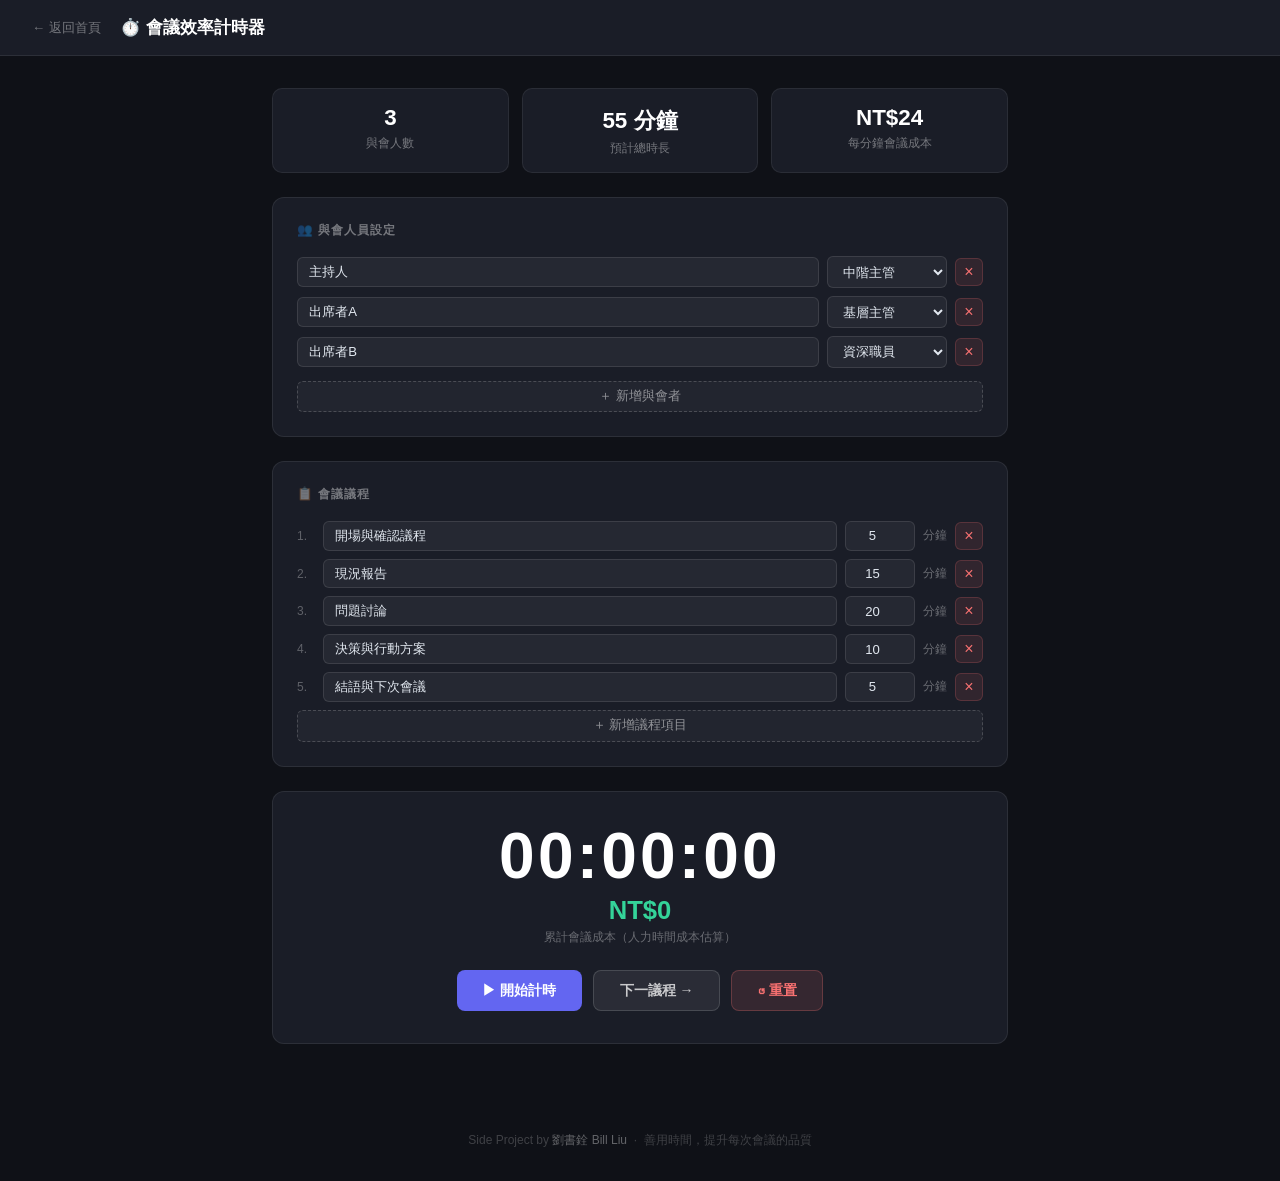
<file: projects/meeting-timer.html>
<!DOCTYPE html>
<html lang="zh-TW">
<head>
<meta charset="UTF-8" />
<meta name="viewport" content="width=device-width, initial-scale=1.0" />
<title>會議效率計時器 | Bill Liu</title>
<style>
  *, *::before, *::after { box-sizing: border-box; margin: 0; padding: 0; }

  body {
    font-family: 'Segoe UI', 'PingFang TC', sans-serif;
    background: #0f1117;
    color: #e2e8f0;
    min-height: 100vh;
  }

  .topbar {
    background: #1a1d27;
    border-bottom: 1px solid rgba(255,255,255,0.08);
    padding: 1rem 2rem;
    display: flex;
    align-items: center;
    gap: 1.2rem;
  }

  .back-link {
    color: rgba(255,255,255,0.4);
    text-decoration: none;
    font-size: 0.82rem;
    transition: color 0.2s;
  }
  .back-link:hover { color: rgba(255,255,255,0.9); }

  .topbar h1 { font-size: 1.05rem; font-weight: 600; color: #fff; }

  .container {
    max-width: 800px;
    margin: 0 auto;
    padding: 2rem;
  }

  /* Setup panel */
  .setup-panel {
    background: #1a1d27;
    border: 1px solid rgba(255,255,255,0.08);
    border-radius: 12px;
    padding: 1.5rem;
    margin-bottom: 1.5rem;
  }

  .panel-title {
    font-size: 0.78rem;
    font-weight: 600;
    text-transform: uppercase;
    letter-spacing: 0.08em;
    color: rgba(255,255,255,0.4);
    margin-bottom: 1.1rem;
  }

  .form-row {
    display: grid;
    grid-template-columns: repeat(auto-fit, minmax(180px, 1fr));
    gap: 0.8rem;
    margin-bottom: 0.8rem;
  }

  .form-group label {
    display: block;
    font-size: 0.78rem;
    color: rgba(255,255,255,0.5);
    margin-bottom: 0.35rem;
  }

  .form-group input, .form-group select {
    width: 100%;
    background: rgba(255,255,255,0.05);
    border: 1px solid rgba(255,255,255,0.12);
    color: #e2e8f0;
    padding: 0.5rem 0.8rem;
    border-radius: 7px;
    font-size: 0.88rem;
    outline: none;
    transition: border-color 0.2s;
  }
  .form-group input:focus, .form-group select:focus {
    border-color: rgba(99,102,241,0.5);
  }
  .form-group select option { background: #1a1d27; }

  /* Participant list */
  .participant-list {
    display: flex;
    flex-direction: column;
    gap: 0.5rem;
    margin-bottom: 0.8rem;
  }

  .participant-row {
    display: flex;
    gap: 0.5rem;
    align-items: center;
  }

  .participant-row input, .participant-row select {
    background: rgba(255,255,255,0.05);
    border: 1px solid rgba(255,255,255,0.1);
    color: #e2e8f0;
    padding: 0.4rem 0.7rem;
    border-radius: 6px;
    font-size: 0.82rem;
    outline: none;
  }

  .participant-row input { flex: 1; }
  .participant-row select { width: 120px; flex-shrink: 0; }

  .btn-remove {
    background: rgba(248,113,113,0.1);
    border: 1px solid rgba(248,113,113,0.2);
    color: #f87171;
    width: 28px;
    height: 28px;
    border-radius: 6px;
    font-size: 1rem;
    cursor: pointer;
    flex-shrink: 0;
    line-height: 1;
    display: flex;
    align-items: center;
    justify-content: center;
    transition: background 0.2s;
  }
  .btn-remove:hover { background: rgba(248,113,113,0.2); }

  .btn-add {
    background: rgba(255,255,255,0.04);
    border: 1px dashed rgba(255,255,255,0.18);
    color: rgba(255,255,255,0.5);
    padding: 0.4rem 1rem;
    border-radius: 6px;
    font-size: 0.8rem;
    cursor: pointer;
    transition: all 0.2s;
    width: 100%;
  }
  .btn-add:hover { background: rgba(255,255,255,0.08); color: rgba(255,255,255,0.8); }

  /* Agenda */
  .agenda-row {
    display: flex;
    gap: 0.5rem;
    align-items: center;
    margin-bottom: 0.5rem;
  }

  .agenda-row input[type="text"] {
    flex: 1;
    background: rgba(255,255,255,0.05);
    border: 1px solid rgba(255,255,255,0.1);
    color: #e2e8f0;
    padding: 0.4rem 0.7rem;
    border-radius: 6px;
    font-size: 0.82rem;
    outline: none;
  }

  .agenda-row input[type="number"] {
    width: 70px;
    flex-shrink: 0;
    background: rgba(255,255,255,0.05);
    border: 1px solid rgba(255,255,255,0.1);
    color: #e2e8f0;
    padding: 0.4rem 0.5rem;
    border-radius: 6px;
    font-size: 0.82rem;
    outline: none;
    text-align: center;
  }

  .agenda-label {
    font-size: 0.75rem;
    color: rgba(255,255,255,0.35);
    flex-shrink: 0;
  }

  /* Timer display */
  .timer-panel {
    background: #1a1d27;
    border: 1px solid rgba(255,255,255,0.08);
    border-radius: 12px;
    padding: 2rem 1.5rem;
    text-align: center;
    margin-bottom: 1.5rem;
    position: relative;
  }

  .timer-display {
    font-size: 4rem;
    font-weight: 700;
    font-variant-numeric: tabular-nums;
    letter-spacing: 0.05em;
    color: #fff;
    line-height: 1;
    margin-bottom: 0.5rem;
    transition: color 0.3s;
  }

  .timer-display.warn  { color: #fbbf24; }
  .timer-display.over  { color: #f87171; }

  .cost-display {
    font-size: 1.6rem;
    font-weight: 600;
    color: #34d399;
    margin-bottom: 0.3rem;
  }

  .cost-label {
    font-size: 0.78rem;
    color: rgba(255,255,255,0.35);
    margin-bottom: 1.5rem;
  }

  .controls {
    display: flex;
    justify-content: center;
    gap: 0.7rem;
    flex-wrap: wrap;
  }

  .ctrl-btn {
    padding: 0.6rem 1.6rem;
    border-radius: 8px;
    font-size: 0.88rem;
    font-weight: 600;
    cursor: pointer;
    border: none;
    transition: all 0.2s;
  }

  .ctrl-btn.primary {
    background: #6366f1;
    color: #fff;
  }
  .ctrl-btn.primary:hover { background: #4f46e5; }

  .ctrl-btn.secondary {
    background: rgba(255,255,255,0.07);
    border: 1px solid rgba(255,255,255,0.14);
    color: rgba(255,255,255,0.75);
  }
  .ctrl-btn.secondary:hover { background: rgba(255,255,255,0.12); }

  .ctrl-btn.danger {
    background: rgba(248,113,113,0.12);
    border: 1px solid rgba(248,113,113,0.25);
    color: #f87171;
  }
  .ctrl-btn.danger:hover { background: rgba(248,113,113,0.22); }

  /* Current agenda indicator */
  .agenda-track {
    margin-top: 1.2rem;
    text-align: left;
  }

  .agenda-items-display {
    display: flex;
    flex-direction: column;
    gap: 0.4rem;
  }

  .agenda-item-row {
    display: flex;
    align-items: center;
    gap: 0.7rem;
    padding: 0.55rem 0.8rem;
    border-radius: 7px;
    font-size: 0.82rem;
    background: rgba(255,255,255,0.03);
    border: 1px solid rgba(255,255,255,0.05);
    transition: all 0.2s;
  }

  .agenda-item-row.active {
    background: rgba(99,102,241,0.12);
    border-color: rgba(99,102,241,0.3);
    color: #a5b4fc;
  }

  .agenda-item-row.done {
    opacity: 0.4;
    text-decoration: line-through;
  }

  .agenda-dot {
    width: 8px;
    height: 8px;
    border-radius: 50%;
    flex-shrink: 0;
    background: rgba(255,255,255,0.15);
  }
  .agenda-item-row.active  .agenda-dot { background: #6366f1; }
  .agenda-item-row.done    .agenda-dot { background: #34d399; }

  .agenda-item-name { flex: 1; }
  .agenda-item-dur  { color: rgba(255,255,255,0.35); font-size: 0.75rem; }
  .agenda-item-status { font-size: 0.72rem; font-weight: 600; }

  /* Stats */
  .stats-row {
    display: grid;
    grid-template-columns: repeat(3, 1fr);
    gap: 0.8rem;
    margin-bottom: 1.5rem;
  }

  .stat-card {
    background: #1a1d27;
    border: 1px solid rgba(255,255,255,0.07);
    border-radius: 10px;
    padding: 1rem;
    text-align: center;
  }

  .stat-val { font-size: 1.4rem; font-weight: 700; color: #fff; }
  .stat-lab { font-size: 0.72rem; color: rgba(255,255,255,0.4); margin-top: 0.3rem; }

  /* Footer */
  .proj-footer {
    text-align: center;
    padding: 2rem;
    font-size: 0.75rem;
    color: rgba(255,255,255,0.2);
  }
  .proj-footer a { color: rgba(255,255,255,0.35); text-decoration: none; }
  .proj-footer a:hover { color: rgba(255,255,255,0.6); }

  @media (max-width: 560px) {
    .stats-row { grid-template-columns: 1fr 1fr; }
    .timer-display { font-size: 2.8rem; }
    .container { padding: 1rem; }
  }
</style>
</head>
<body>

<div class="topbar">
  <a href="../index.html" class="back-link">← 返回首頁</a>
  <h1>⏱️ 會議效率計時器</h1>
</div>

<div class="container">

  <!-- Stats summary -->
  <div class="stats-row">
    <div class="stat-card">
      <div class="stat-val" id="stat-participants">0</div>
      <div class="stat-lab">與會人數</div>
    </div>
    <div class="stat-card">
      <div class="stat-val" id="stat-total-min">0 分鐘</div>
      <div class="stat-lab">預計總時長</div>
    </div>
    <div class="stat-card">
      <div class="stat-val" id="stat-hourly-cost">NT$0</div>
      <div class="stat-lab">每分鐘會議成本</div>
    </div>
  </div>

  <!-- Setup: Participants -->
  <div class="setup-panel">
    <div class="panel-title">👥 與會人員設定</div>
    <div class="participant-list" id="participant-list"></div>
    <button class="btn-add" onclick="addParticipant()">＋ 新增與會者</button>
  </div>

  <!-- Setup: Agenda -->
  <div class="setup-panel">
    <div class="panel-title">📋 會議議程</div>
    <div id="agenda-list"></div>
    <button class="btn-add" onclick="addAgenda()">＋ 新增議程項目</button>
  </div>

  <!-- Timer -->
  <div class="timer-panel">
    <div class="timer-display" id="timer-display">00:00:00</div>
    <div class="cost-display" id="cost-display">NT$0</div>
    <div class="cost-label">累計會議成本（人力時間成本估算）</div>

    <div class="controls">
      <button class="ctrl-btn primary" id="start-btn" onclick="toggleTimer()">▶ 開始計時</button>
      <button class="ctrl-btn secondary" onclick="nextAgenda()" id="next-btn" disabled>下一議程 →</button>
      <button class="ctrl-btn danger" onclick="resetTimer()">↺ 重置</button>
    </div>

    <div class="agenda-track" id="agenda-track" style="display:none">
      <div class="panel-title" style="margin-bottom:0.7rem">議程進度</div>
      <div class="agenda-items-display" id="agenda-display"></div>
    </div>
  </div>

</div>

<div class="proj-footer">
  Side Project by <a href="../index.html">劉書銓 Bill Liu</a> &nbsp;·&nbsp; 善用時間，提升每次會議的品質
</div>

<script>
// Salary presets (monthly, TWD)
const SALARY_MAP = {
  staff:    { label: '一般職員',  monthly: 35000 },
  senior:   { label: '資深職員',  monthly: 55000 },
  manager:  { label: '基層主管',  monthly: 75000 },
  director: { label: '中階主管',  monthly: 100000 },
  vp:       { label: '副總/VP',   monthly: 150000 },
  ceo:      { label: '執行長/CEO',monthly: 250000 },
};

// Working hours/month
const WORK_HOURS_MONTH = 160;

let participants = [];
let agendaItems  = [];
let timerInterval = null;
let elapsedSeconds = 0;
let running = false;
let currentAgendaIdx = 0;
let agendaItemStart  = 0;

function hourlyRate(level) {
  return SALARY_MAP[level].monthly / WORK_HOURS_MONTH;
}

function totalHourlyRate() {
  return participants.reduce((sum, p) => sum + hourlyRate(p.level), 0);
}

function updateStats() {
  document.getElementById('stat-participants').textContent = participants.length;
  const totalMin = agendaItems.reduce((s, a) => s + (parseInt(a.duration) || 0), 0);
  document.getElementById('stat-total-min').textContent = totalMin + ' 分鐘';
  const perMin = totalHourlyRate() / 60;
  document.getElementById('stat-hourly-cost').textContent =
    'NT$' + Math.round(perMin).toLocaleString();
}

// ── Participants ─────────────────────────────────────────────────────────────
function addParticipant(name = '', level = 'manager') {
  participants.push({ id: Date.now(), name, level });
  renderParticipants();
  updateStats();
}

function removeParticipant(id) {
  participants = participants.filter(p => p.id !== id);
  renderParticipants();
  updateStats();
}

function renderParticipants() {
  const list = document.getElementById('participant-list');
  list.innerHTML = participants.map(p => `
    <div class="participant-row">
      <input type="text" placeholder="姓名（選填）" value="${p.name}"
        onchange="updateParticipant(${p.id},'name',this.value)" />
      <select onchange="updateParticipant(${p.id},'level',this.value)">
        ${Object.entries(SALARY_MAP).map(([k,v]) =>
          `<option value="${k}" ${p.level===k?'selected':''}>${v.label}</option>`
        ).join('')}
      </select>
      <button class="btn-remove" onclick="removeParticipant(${p.id})">×</button>
    </div>
  `).join('');
}

function updateParticipant(id, field, val) {
  const p = participants.find(x => x.id === id);
  if (p) p[field] = val;
  updateStats();
}

// ── Agenda ───────────────────────────────────────────────────────────────────
function addAgenda(name = '', duration = 10) {
  agendaItems.push({ id: Date.now(), name, duration });
  renderAgendaSetup();
  updateStats();
}

function removeAgenda(id) {
  agendaItems = agendaItems.filter(a => a.id !== id);
  renderAgendaSetup();
  updateStats();
}

function renderAgendaSetup() {
  const list = document.getElementById('agenda-list');
  list.innerHTML = agendaItems.map((a, i) => `
    <div class="agenda-row">
      <span style="font-size:0.75rem;color:rgba(255,255,255,0.3);flex-shrink:0;width:18px">${i+1}.</span>
      <input type="text" placeholder="議程名稱" value="${a.name}"
        onchange="updateAgenda(${a.id},'name',this.value)" />
      <input type="number" min="1" max="180" value="${a.duration}"
        onchange="updateAgenda(${a.id},'duration',this.value)" />
      <span class="agenda-label">分鐘</span>
      <button class="btn-remove" onclick="removeAgenda(${a.id})">×</button>
    </div>
  `).join('');
}

function updateAgenda(id, field, val) {
  const a = agendaItems.find(x => x.id === id);
  if (a) a[field] = field === 'duration' ? parseInt(val) || 0 : val;
  updateStats();
}

// ── Timer ────────────────────────────────────────────────────────────────────
function toggleTimer() {
  if (!running) {
    startTimer();
  } else {
    pauseTimer();
  }
}

function startTimer() {
  if (participants.length === 0) {
    alert('請先設定至少一位與會者');
    return;
  }
  running = true;
  document.getElementById('start-btn').textContent = '⏸ 暫停';
  document.getElementById('next-btn').disabled = agendaItems.length === 0;

  if (agendaItems.length > 0) {
    document.getElementById('agenda-track').style.display = 'block';
    renderAgendaDisplay();
  }

  timerInterval = setInterval(tick, 1000);
}

function pauseTimer() {
  running = false;
  clearInterval(timerInterval);
  document.getElementById('start-btn').textContent = '▶ 繼續計時';
}

function resetTimer() {
  pauseTimer();
  elapsedSeconds    = 0;
  currentAgendaIdx  = 0;
  agendaItemStart   = 0;
  document.getElementById('timer-display').textContent = '00:00:00';
  document.getElementById('timer-display').className   = 'timer-display';
  document.getElementById('cost-display').textContent  = 'NT$0';
  document.getElementById('start-btn').textContent     = '▶ 開始計時';
  document.getElementById('next-btn').disabled         = true;
  document.getElementById('agenda-track').style.display = 'none';
}

function tick() {
  elapsedSeconds++;

  // Timer display
  const h = Math.floor(elapsedSeconds / 3600);
  const m = Math.floor((elapsedSeconds % 3600) / 60);
  const s = elapsedSeconds % 60;
  const display = document.getElementById('timer-display');
  display.textContent = [h,m,s].map(v => String(v).padStart(2,'0')).join(':');

  // Cost
  const cost = (totalHourlyRate() / 3600) * elapsedSeconds;
  document.getElementById('cost-display').textContent =
    'NT$' + Math.round(cost).toLocaleString();

  // Color warning
  const totalExpected = agendaItems.reduce((s,a) => s + a.duration * 60, 0);
  display.className = 'timer-display';
  if (totalExpected > 0) {
    const pct = elapsedSeconds / totalExpected;
    if (pct >= 1)    display.classList.add('over');
    else if (pct >= 0.85) display.classList.add('warn');
  }

  // Auto-advance agenda hint
  if (agendaItems.length > 0 && currentAgendaIdx < agendaItems.length) {
    const agendaSec = agendaItems[currentAgendaIdx].duration * 60;
    const spent = elapsedSeconds - agendaItemStart;
    renderAgendaDisplay(spent, agendaSec);
  }
}

function nextAgenda() {
  if (currentAgendaIdx < agendaItems.length - 1) {
    currentAgendaIdx++;
    agendaItemStart = elapsedSeconds;
    renderAgendaDisplay(0, agendaItems[currentAgendaIdx].duration * 60);
  } else {
    pauseTimer();
    document.getElementById('start-btn').textContent = '✓ 會議結束';
    document.getElementById('next-btn').disabled = true;
  }
}

function renderAgendaDisplay(spent = 0, total = 0) {
  const container = document.getElementById('agenda-display');
  container.innerHTML = agendaItems.map((a, i) => {
    let cls = '', statusTxt = '';
    if (i < currentAgendaIdx) {
      cls = 'done'; statusTxt = '✓ 完成';
    } else if (i === currentAgendaIdx) {
      cls = 'active';
      if (total > 0) {
        const rem = total - spent;
        if (rem <= 0) {
          statusTxt = '⚠ 超時 ' + Math.abs(Math.ceil(rem/60)) + '分';
        } else {
          statusTxt = '剩 ' + Math.ceil(rem/60) + '分';
        }
      }
    }
    return `
      <div class="agenda-item-row ${cls}">
        <div class="agenda-dot"></div>
        <span class="agenda-item-name">${a.name || '（未命名議程）'}</span>
        <span class="agenda-item-dur">${a.duration}分鐘</span>
        <span class="agenda-item-status">${statusTxt}</span>
      </div>
    `;
  }).join('');
}

// ── Init ─────────────────────────────────────────────────────────────────────
addParticipant('主持人',  'director');
addParticipant('出席者A', 'manager');
addParticipant('出席者B', 'senior');

addAgenda('開場與確認議程', 5);
addAgenda('現況報告', 15);
addAgenda('問題討論', 20);
addAgenda('決策與行動方案', 10);
addAgenda('結語與下次會議', 5);

updateStats();
</script>
</body>
</html>
</file>
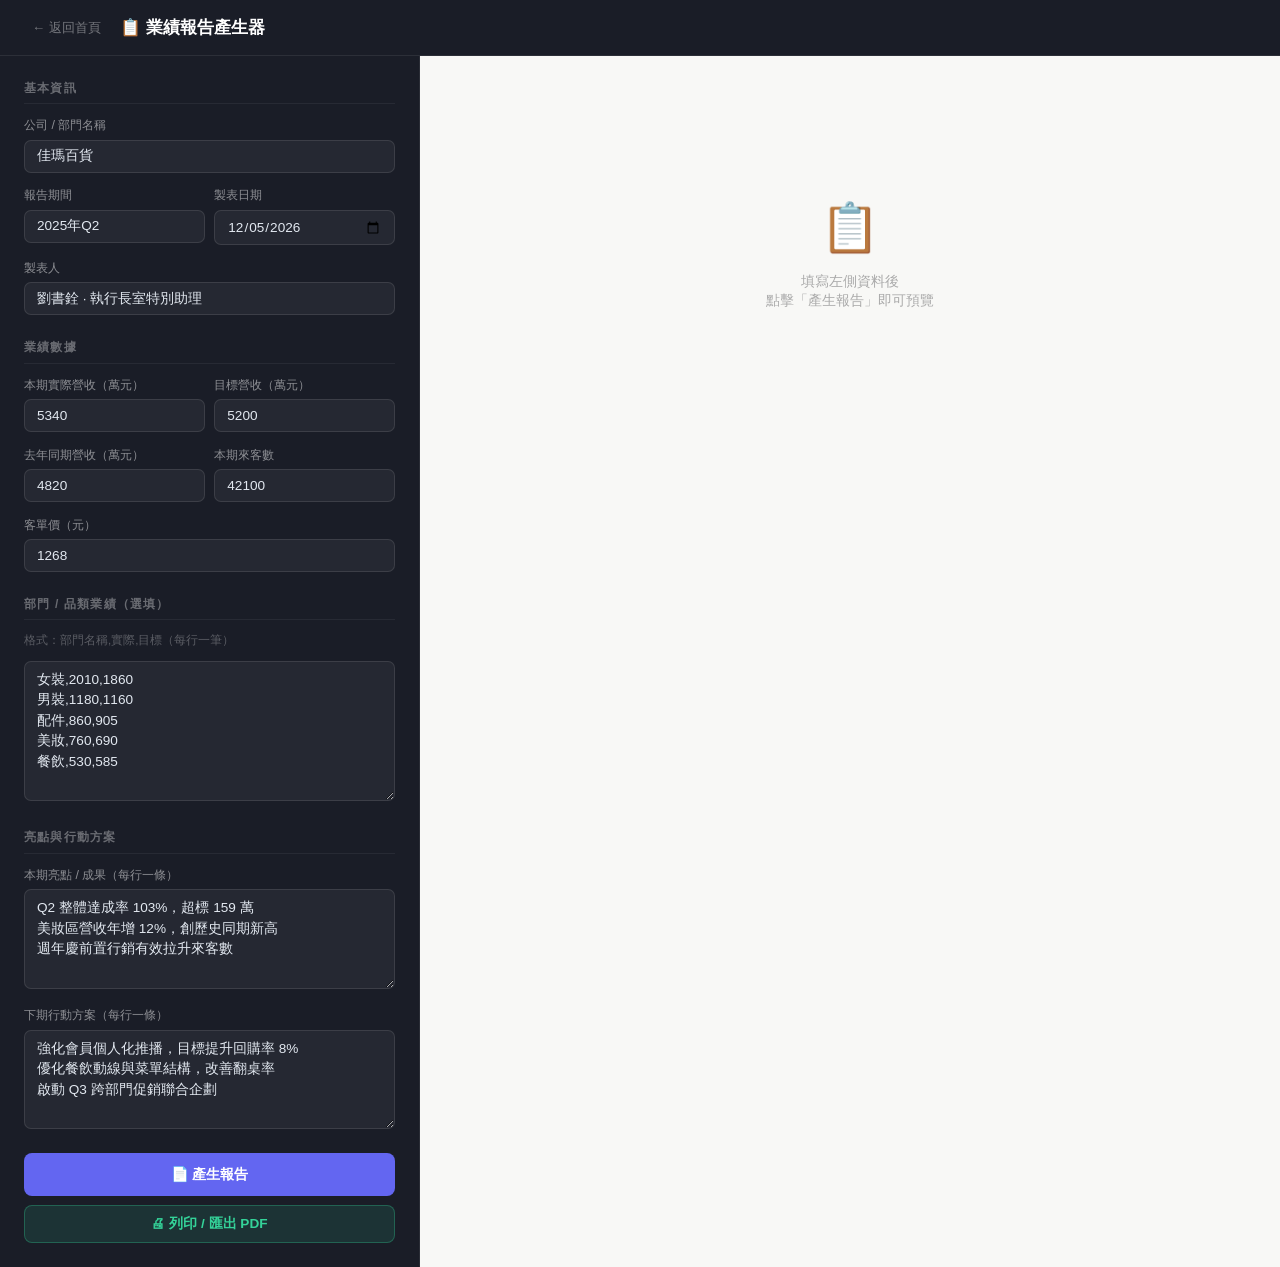
<file: projects/report-generator.html>
<!DOCTYPE html>
<html lang="zh-TW">
<head>
<meta charset="UTF-8" />
<meta name="viewport" content="width=device-width, initial-scale=1.0" />
<title>業績報告產生器 | Bill Liu</title>
<style>
  *, *::before, *::after { box-sizing: border-box; margin: 0; padding: 0; }

  body {
    font-family: 'Segoe UI', 'PingFang TC', sans-serif;
    background: #0f1117;
    color: #e2e8f0;
    min-height: 100vh;
  }

  .topbar {
    background: #1a1d27;
    border-bottom: 1px solid rgba(255,255,255,0.08);
    padding: 1rem 2rem;
    display: flex;
    align-items: center;
    gap: 1.2rem;
  }

  .back-link {
    color: rgba(255,255,255,0.4);
    text-decoration: none;
    font-size: 0.82rem;
    transition: color 0.2s;
  }
  .back-link:hover { color: rgba(255,255,255,0.9); }
  .topbar h1 { font-size: 1.05rem; font-weight: 600; color: #fff; }

  .workspace {
    display: grid;
    grid-template-columns: 420px 1fr;
    min-height: calc(100vh - 57px);
  }

  @media (max-width: 900px) {
    .workspace { grid-template-columns: 1fr; }
    .preview-panel { display: none; }
    .preview-panel.show { display: block; }
  }

  /* Input panel */
  .input-panel {
    background: #1a1d27;
    border-right: 1px solid rgba(255,255,255,0.07);
    padding: 1.5rem;
    overflow-y: auto;
  }

  .section-title {
    font-size: 0.75rem;
    font-weight: 600;
    text-transform: uppercase;
    letter-spacing: 0.1em;
    color: rgba(255,255,255,0.35);
    margin: 1.5rem 0 0.8rem;
    padding-bottom: 0.4rem;
    border-bottom: 1px solid rgba(255,255,255,0.06);
  }
  .section-title:first-child { margin-top: 0; }

  .field { margin-bottom: 0.9rem; }

  .field label {
    display: block;
    font-size: 0.78rem;
    color: rgba(255,255,255,0.5);
    margin-bottom: 0.35rem;
  }

  .field input,
  .field select,
  .field textarea {
    width: 100%;
    background: rgba(255,255,255,0.05);
    border: 1px solid rgba(255,255,255,0.1);
    color: #e2e8f0;
    padding: 0.5rem 0.75rem;
    border-radius: 7px;
    font-size: 0.85rem;
    outline: none;
    transition: border-color 0.2s;
    font-family: inherit;
  }
  .field input:focus,
  .field select:focus,
  .field textarea:focus { border-color: rgba(99,102,241,0.5); }
  .field textarea { resize: vertical; min-height: 80px; line-height: 1.5; }
  .field select option { background: #1a1d27; }

  .field-row {
    display: grid;
    grid-template-columns: 1fr 1fr;
    gap: 0.6rem;
  }

  .hint {
    font-size: 0.72rem;
    color: rgba(255,255,255,0.28);
    margin-top: 0.25rem;
  }

  .gen-btn {
    width: 100%;
    background: #6366f1;
    color: #fff;
    border: none;
    padding: 0.75rem 1rem;
    border-radius: 8px;
    font-size: 0.9rem;
    font-weight: 600;
    cursor: pointer;
    margin-top: 1.2rem;
    transition: background 0.2s;
    display: flex;
    align-items: center;
    justify-content: center;
    gap: 0.5rem;
  }
  .gen-btn:hover { background: #4f46e5; }

  .print-btn {
    width: 100%;
    background: rgba(52,211,153,0.12);
    color: #34d399;
    border: 1px solid rgba(52,211,153,0.3);
    padding: 0.55rem 1rem;
    border-radius: 8px;
    font-size: 0.85rem;
    font-weight: 600;
    cursor: pointer;
    margin-top: 0.6rem;
    transition: all 0.2s;
  }
  .print-btn:hover { background: rgba(52,211,153,0.2); }

  /* Preview panel */
  .preview-panel {
    background: #f8f8f6;
    overflow-y: auto;
    padding: 3rem;
  }

  /* Report styles (light, print-ready) */
  .report {
    max-width: 720px;
    margin: 0 auto;
    background: #fff;
    border-radius: 8px;
    box-shadow: 0 2px 24px rgba(0,0,0,0.08);
    overflow: hidden;
    font-family: 'Segoe UI', 'PingFang TC', 'Noto Sans TC', sans-serif;
    color: #1a1a2e;
  }

  .report-header {
    background: linear-gradient(135deg, #1e1b4b, #312e81);
    color: #fff;
    padding: 2.5rem 2.5rem 2rem;
  }

  .report-logo {
    font-size: 0.78rem;
    font-weight: 600;
    text-transform: uppercase;
    letter-spacing: 0.12em;
    opacity: 0.6;
    margin-bottom: 1rem;
  }

  .report-title {
    font-size: 1.5rem;
    font-weight: 700;
    margin-bottom: 0.4rem;
  }

  .report-subtitle {
    font-size: 0.88rem;
    opacity: 0.7;
  }

  .report-meta {
    display: flex;
    gap: 2rem;
    margin-top: 1.5rem;
    flex-wrap: wrap;
  }

  .report-meta-item { opacity: 0.75; font-size: 0.8rem; }
  .report-meta-item strong { display: block; font-size: 1rem; opacity: 1; margin-bottom: 0.2rem; }

  .report-body { padding: 2rem 2.5rem; }

  .kpi-summary {
    display: grid;
    grid-template-columns: repeat(3, 1fr);
    gap: 1rem;
    margin-bottom: 2rem;
  }

  .kpi-box {
    border: 2px solid #e8e8e8;
    border-radius: 8px;
    padding: 1rem;
    text-align: center;
  }

  .kpi-box.highlight { border-color: #6366f1; background: #f5f3ff; }
  .kpi-box .kv { font-size: 1.5rem; font-weight: 700; color: #1a1a2e; }
  .kpi-box .kl { font-size: 0.72rem; color: #888; margin-top: 0.3rem; text-transform: uppercase; letter-spacing: 0.05em; }
  .kpi-box .kd { font-size: 0.78rem; margin-top: 0.2rem; font-weight: 600; }
  .kd.up   { color: #059669; }
  .kd.down { color: #dc2626; }
  .kd.same { color: #888; }

  .report-section { margin-bottom: 1.8rem; }

  .report-section h3 {
    font-size: 0.8rem;
    font-weight: 700;
    text-transform: uppercase;
    letter-spacing: 0.08em;
    color: #6366f1;
    border-bottom: 2px solid #6366f1;
    padding-bottom: 0.4rem;
    margin-bottom: 1rem;
  }

  .progress-table {
    width: 100%;
    border-collapse: collapse;
    font-size: 0.84rem;
  }

  .progress-table th {
    text-align: left;
    background: #f4f4f8;
    padding: 0.6rem 0.8rem;
    color: #555;
    font-size: 0.75rem;
    text-transform: uppercase;
    letter-spacing: 0.05em;
  }

  .progress-table td {
    padding: 0.65rem 0.8rem;
    border-bottom: 1px solid #f0f0f0;
    color: #333;
  }

  .badge {
    display: inline-block;
    padding: 2px 8px;
    border-radius: 10px;
    font-size: 0.75em;
    font-weight: 600;
  }
  .badge.good { background: #d1fae5; color: #065f46; }
  .badge.warn { background: #fef3c7; color: #92400e; }
  .badge.bad  { background: #fee2e2; color: #991b1b; }

  .bar-row {
    display: flex;
    align-items: center;
    gap: 0.7rem;
    margin-bottom: 0.6rem;
    font-size: 0.82rem;
  }
  .bar-name { width: 90px; flex-shrink: 0; color: #444; }
  .bar-track {
    flex: 1;
    height: 7px;
    background: #eee;
    border-radius: 4px;
    overflow: hidden;
  }
  .bar-fill { height: 100%; border-radius: 4px; }
  .bar-val { width: 40px; text-align: right; color: #555; flex-shrink: 0; font-weight: 600; }

  .highlight-list {
    list-style: none;
    padding: 0;
  }

  .highlight-list li {
    padding: 0.5rem 0.5rem 0.5rem 1.2rem;
    position: relative;
    color: #444;
    font-size: 0.86rem;
    line-height: 1.55;
    border-bottom: 1px solid #f5f5f5;
  }

  .highlight-list li::before {
    content: '▸';
    position: absolute;
    left: 0;
    color: #6366f1;
    font-size: 0.85em;
  }

  .action-box {
    background: #f9f9ff;
    border: 1px solid #e0e0f0;
    border-radius: 8px;
    padding: 1.1rem 1.3rem;
  }

  .action-item {
    display: flex;
    align-items: flex-start;
    gap: 0.7rem;
    margin-bottom: 0.7rem;
    font-size: 0.84rem;
    color: #333;
  }
  .action-item:last-child { margin-bottom: 0; }

  .action-num {
    background: #6366f1;
    color: #fff;
    width: 20px;
    height: 20px;
    border-radius: 50%;
    font-size: 0.72rem;
    font-weight: 700;
    display: flex;
    align-items: center;
    justify-content: center;
    flex-shrink: 0;
    margin-top: 1px;
  }

  .report-footer {
    background: #f4f4f8;
    border-top: 1px solid #eee;
    padding: 1rem 2.5rem;
    display: flex;
    justify-content: space-between;
    align-items: center;
    font-size: 0.76rem;
    color: #999;
  }

  .placeholder-state {
    text-align: center;
    padding: 6rem 2rem;
    color: #aaa;
  }
  .placeholder-state .icon { font-size: 3rem; margin-bottom: 1rem; }
  .placeholder-state p { font-size: 0.9rem; }

  @media print {
    body { background: white; }
    .topbar, .input-panel, .print-btn, .gen-btn { display: none !important; }
    .workspace { display: block; }
    .preview-panel { padding: 0; background: white; }
    .report { box-shadow: none; border-radius: 0; }
  }
</style>
</head>
<body>

<div class="topbar">
  <a href="../index.html" class="back-link">← 返回首頁</a>
  <h1>📋 業績報告產生器</h1>
</div>

<div class="workspace">

  <!-- Input Panel -->
  <div class="input-panel">

    <div class="section-title">基本資訊</div>

    <div class="field">
      <label>公司 / 部門名稱</label>
      <input type="text" id="company" placeholder="例：佳瑪百貨 女裝部" value="佳瑪百貨" />
    </div>

    <div class="field-row">
      <div class="field">
        <label>報告期間</label>
        <input type="text" id="period" placeholder="例：2025年Q2" value="2025年Q2" />
      </div>
      <div class="field">
        <label>製表日期</label>
        <input type="date" id="report-date" />
      </div>
    </div>

    <div class="field">
      <label>製表人</label>
      <input type="text" id="author" placeholder="姓名與職稱" value="劉書銓 · 執行長室特別助理" />
    </div>

    <div class="section-title">業績數據</div>

    <div class="field-row">
      <div class="field">
        <label>本期實際營收（萬元）</label>
        <input type="number" id="actual-rev" placeholder="5340" value="5340" />
      </div>
      <div class="field">
        <label>目標營收（萬元）</label>
        <input type="number" id="target-rev" placeholder="5200" value="5200" />
      </div>
    </div>

    <div class="field-row">
      <div class="field">
        <label>去年同期營收（萬元）</label>
        <input type="number" id="prev-rev" placeholder="4820" value="4820" />
      </div>
      <div class="field">
        <label>本期來客數</label>
        <input type="number" id="customers" placeholder="42100" value="42100" />
      </div>
    </div>

    <div class="field">
      <label>客單價（元）</label>
      <input type="number" id="aov" placeholder="1268" value="1268" />
    </div>

    <div class="section-title">部門 / 品類業績（選填）</div>
    <p class="hint" style="margin-bottom:0.8rem">格式：部門名稱,實際,目標（每行一筆）</p>
    <div class="field">
      <textarea id="dept-data" rows="6">女裝,2010,1860
男裝,1180,1160
配件,860,905
美妝,760,690
餐飲,530,585</textarea>
    </div>

    <div class="section-title">亮點與行動方案</div>

    <div class="field">
      <label>本期亮點 / 成果（每行一條）</label>
      <textarea id="highlights" rows="4">Q2 整體達成率 103%，超標 159 萬
美妝區營收年增 12%，創歷史同期新高
週年慶前置行銷有效拉升來客數</textarea>
    </div>

    <div class="field">
      <label>下期行動方案（每行一條）</label>
      <textarea id="actions" rows="4">強化會員個人化推播，目標提升回購率 8%
優化餐飲動線與菜單結構，改善翻桌率
啟動 Q3 跨部門促銷聯合企劃</textarea>
    </div>

    <button class="gen-btn" onclick="generateReport()">📄 產生報告</button>
    <button class="print-btn" onclick="window.print()">🖨 列印 / 匯出 PDF</button>

  </div>

  <!-- Preview Panel -->
  <div class="preview-panel" id="preview-panel">
    <div class="placeholder-state">
      <div class="icon">📋</div>
      <p>填寫左側資料後<br/>點擊「產生報告」即可預覽</p>
    </div>
  </div>

</div>

<script>
// Set today's date as default
document.getElementById('report-date').value = new Date().toISOString().slice(0, 10);

function pct(a, b) { return b > 0 ? ((a / b) * 100).toFixed(1) : '—'; }
function diff(a, b) { return b > 0 ? (((a - b) / b) * 100).toFixed(1) : '—'; }
function fmtNum(n) { return Number(n).toLocaleString(); }

function badgeClass(rate) {
  const r = parseFloat(rate);
  if (r >= 100) return 'good';
  if (r >= 90)  return 'warn';
  return 'bad';
}

function barColor(rate) {
  const r = parseFloat(rate);
  if (r >= 100) return '#059669';
  if (r >= 90)  return '#d97706';
  return '#dc2626';
}

function generateReport() {
  const company   = document.getElementById('company').value   || '—';
  const period    = document.getElementById('period').value    || '—';
  const reportDate= document.getElementById('report-date').value;
  const author    = document.getElementById('author').value    || '—';
  const actualRev = parseFloat(document.getElementById('actual-rev').value) || 0;
  const targetRev = parseFloat(document.getElementById('target-rev').value) || 0;
  const prevRev   = parseFloat(document.getElementById('prev-rev').value)   || 0;
  const customers = parseFloat(document.getElementById('customers').value)   || 0;
  const aov       = parseFloat(document.getElementById('aov').value)         || 0;
  const deptRaw   = document.getElementById('dept-data').value.trim();
  const hiRaw     = document.getElementById('highlights').value.trim();
  const actRaw    = document.getElementById('actions').value.trim();

  const achieveRate = pct(actualRev, targetRev);
  const yoyRate     = diff(actualRev, prevRev);
  const gap         = (actualRev - targetRev).toFixed(0);

  // Parse depts
  const depts = deptRaw.split('\n').filter(l => l.trim()).map(line => {
    const [name, act, tgt] = line.split(',').map(s => s.trim());
    const r = pct(parseFloat(act), parseFloat(tgt));
    return { name, act: parseFloat(act) || 0, tgt: parseFloat(tgt) || 0, rate: r };
  });

  const maxAct = Math.max(...depts.map(d => d.act), 1);

  // Parse highlights & actions
  const highlights = hiRaw.split('\n').filter(l => l.trim());
  const actions    = actRaw.split('\n').filter(l => l.trim());

  const formattedDate = reportDate
    ? new Date(reportDate + 'T00:00:00').toLocaleDateString('zh-TW', { year:'numeric', month:'long', day:'numeric' })
    : '—';

  const achieveNum  = parseFloat(achieveRate);
  const achieveCls  = achieveNum >= 100 ? 'up' : achieveNum >= 90 ? 'same' : 'down';
  const achieveTxt  = gap > 0 ? `超標 ${fmtNum(gap)} 萬` : gap < 0 ? `差距 ${fmtNum(Math.abs(gap))} 萬` : '剛好達標';

  const yoyNum  = parseFloat(yoyRate);
  const yoyCls  = yoyNum > 0 ? 'up' : yoyNum < 0 ? 'down' : 'same';
  const yoyTxt  = (yoyNum > 0 ? '▲ ' : yoyNum < 0 ? '▼ ' : '') + Math.abs(yoyNum) + '% YoY';

  const html = `
<div class="report">

  <div class="report-header">
    <div class="report-logo">${company} · 業績報告</div>
    <div class="report-title">${period} 業績分析報告</div>
    <div class="report-subtitle">Quarterly Performance Report</div>
    <div class="report-meta">
      <div class="report-meta-item"><strong>${achieveRate}%</strong>目標達成率</div>
      <div class="report-meta-item"><strong>${fmtNum(actualRev)} 萬</strong>實際營收</div>
      <div class="report-meta-item"><strong>${formattedDate}</strong>製表日期</div>
      <div class="report-meta-item"><strong>${author}</strong>製表人</div>
    </div>
  </div>

  <div class="report-body">

    <div class="kpi-summary">
      <div class="kpi-box highlight">
        <div class="kv">${achieveRate}%</div>
        <div class="kl">目標達成率</div>
        <div class="kd ${achieveCls}">${achieveTxt}</div>
      </div>
      <div class="kpi-box">
        <div class="kv">${yoyRate}%</div>
        <div class="kl">年度成長率</div>
        <div class="kd ${yoyCls}">${yoyTxt}</div>
      </div>
      <div class="kpi-box">
        <div class="kv">NT$${fmtNum(aov)}</div>
        <div class="kl">客單價</div>
        <div class="kd same">${fmtNum(customers)} 人次</div>
      </div>
    </div>

    ${depts.length > 0 ? `
    <div class="report-section">
      <h3>部門業績達成率</h3>
      ${depts.map(d => `
        <div class="bar-row">
          <div class="bar-name">${d.name}</div>
          <div class="bar-track">
            <div class="bar-fill" style="width:${Math.min((d.act/maxAct)*100,100)}%;background:${barColor(d.rate)}"></div>
          </div>
          <div class="bar-val">${d.rate}%</div>
        </div>
      `).join('')}
    </div>

    <div class="report-section">
      <h3>品類業績明細</h3>
      <table class="progress-table">
        <thead>
          <tr>
            <th>品類 / 部門</th>
            <th>實際（萬）</th>
            <th>目標（萬）</th>
            <th>達成率</th>
          </tr>
        </thead>
        <tbody>
          ${depts.map(d => `
            <tr>
              <td>${d.name}</td>
              <td>${fmtNum(d.act)}</td>
              <td>${fmtNum(d.tgt)}</td>
              <td><span class="badge ${badgeClass(d.rate)}">${d.rate}%</span></td>
            </tr>
          `).join('')}
        </tbody>
      </table>
    </div>
    ` : ''}

    ${highlights.length > 0 ? `
    <div class="report-section">
      <h3>本期亮點</h3>
      <ul class="highlight-list">
        ${highlights.map(h => `<li>${h}</li>`).join('')}
      </ul>
    </div>
    ` : ''}

    ${actions.length > 0 ? `
    <div class="report-section">
      <h3>下期行動方案</h3>
      <div class="action-box">
        ${actions.map((a, i) => `
          <div class="action-item">
            <div class="action-num">${i+1}</div>
            <div>${a}</div>
          </div>
        `).join('')}
      </div>
    </div>
    ` : ''}

  </div>

  <div class="report-footer">
    <span>${company} · 內部文件</span>
    <span>${formattedDate} &nbsp;|&nbsp; ${author}</span>
  </div>

</div>
  `;

  document.getElementById('preview-panel').innerHTML = html;
}
</script>
</body>
</html>
</file>
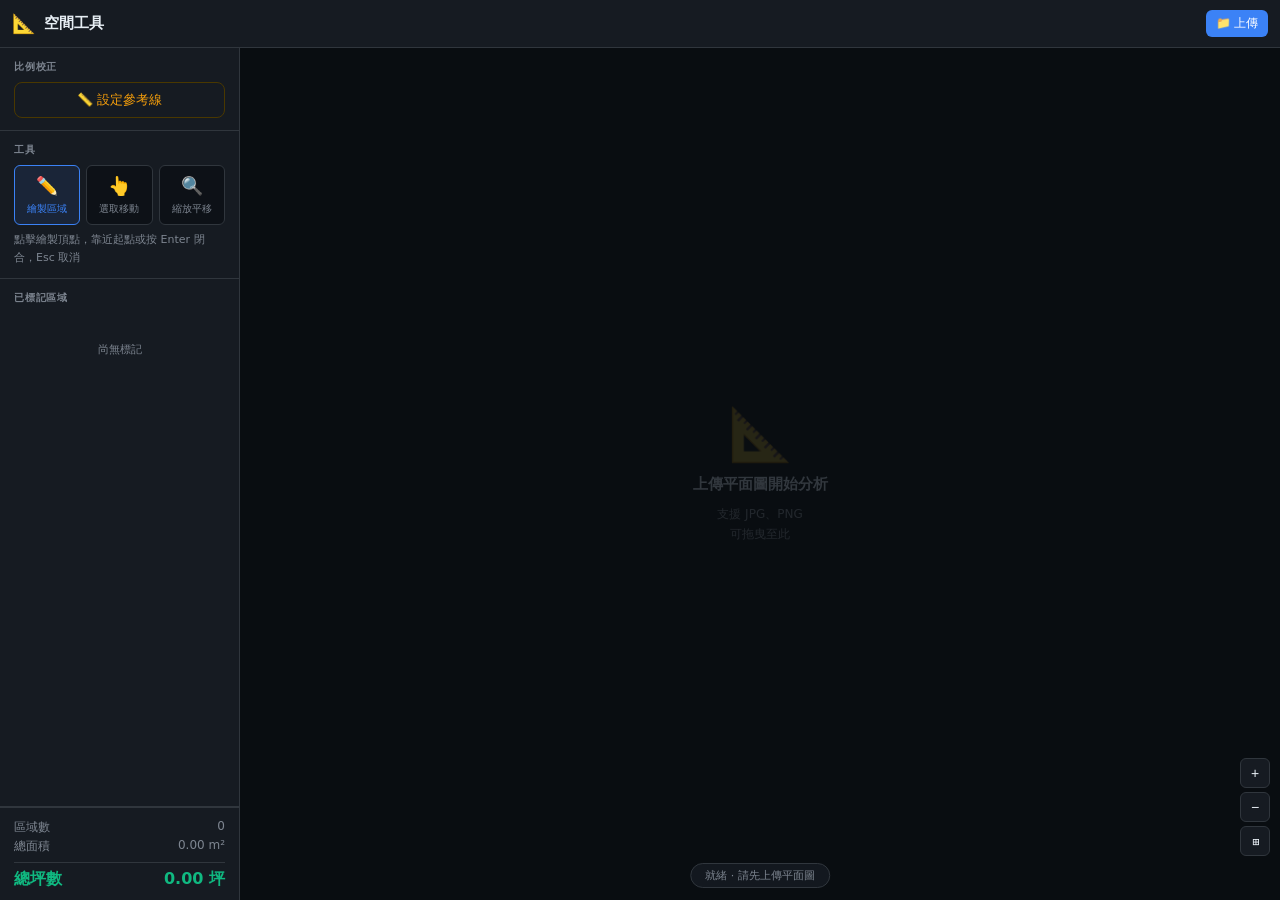
<file: projects/space-tool.html>
<!DOCTYPE html>
<html lang="zh-TW">
<head>
<meta charset="UTF-8">
<meta name="viewport" content="width=device-width,initial-scale=1,maximum-scale=1,user-scalable=no">
<title>空間工具 — 坪數分析</title>
<style>
*{box-sizing:border-box;margin:0;padding:0;-webkit-tap-highlight-color:transparent}
:root{
  --bg:#0d1117;--panel:#161b22;--card:#21262d;
  --accent:#3b82f6;--green:#10b981;--yellow:#f59e0b;
  --text:#e6edf3;--dim:#7d8590;--border:#30363d;--danger:#f85149;
  --hdr:48px;--nav:58px;
}
html,body{height:100%;overflow:hidden;background:var(--bg);color:var(--text);font-family:system-ui,-apple-system,sans-serif}

/* ── Header ── */
header{position:fixed;inset:0 0 auto 0;height:var(--hdr);z-index:300;
  background:var(--panel);border-bottom:1px solid var(--border);
  display:flex;align-items:center;padding:0 12px;gap:8px}
header h1{font-size:15px;font-weight:700;flex:1}

/* ── App shell ── */
.app{position:fixed;top:var(--hdr);bottom:0;left:0;right:0;display:flex}

/* ── Sidebar (desktop) ── */
.sidebar{width:240px;background:var(--panel);border-right:1px solid var(--border);
  display:flex;flex-direction:column;overflow:hidden;flex-shrink:0}
.sec{padding:12px 14px;border-bottom:1px solid var(--border)}
.sec-title{font-size:10px;font-weight:700;text-transform:uppercase;letter-spacing:.08em;
  color:var(--dim);margin-bottom:8px}

/* ── Canvas ── */
.canvas-area{flex:1;position:relative;overflow:hidden;background:#090d11}
#cvs{position:absolute;top:0;left:0;touch-action:none}

/* ── Empty state ── */
.empty{position:absolute;inset:0;display:flex;flex-direction:column;align-items:center;
  justify-content:center;gap:10px;color:var(--dim);pointer-events:none;text-align:center}
.empty .ico{font-size:52px;opacity:.12}
.empty h2{font-size:15px;opacity:.35}
.empty p{font-size:12px;opacity:.22;line-height:1.7;max-width:200px}

/* ── Draw action bar ── */
.draw-bar{position:absolute;top:10px;left:50%;transform:translateX(-50%);
  background:rgba(22,27,34,.93);border:1px solid var(--border);border-radius:24px;
  display:none;align-items:center;gap:6px;padding:6px 10px;
  backdrop-filter:blur(8px);z-index:30;white-space:nowrap}
.draw-bar.show{display:flex}
.draw-bar .info{font-size:12px;color:var(--dim);min-width:72px;text-align:center}

/* ── Ref overlay (mobile hint) ── */
.ref-overlay{position:absolute;top:10px;left:50%;transform:translateX(-50%);
  background:rgba(245,158,11,.92);color:#1a0f00;border-radius:20px;
  padding:6px 16px;font-size:12px;font-weight:600;pointer-events:none;
  z-index:40;display:none;white-space:nowrap}
.ref-overlay.show{display:block}

/* ── Status ── */
.status{position:absolute;bottom:12px;left:50%;transform:translateX(-50%);
  background:rgba(22,27,34,.85);border:1px solid var(--border);border-radius:20px;
  padding:4px 14px;font-size:11px;color:var(--dim);pointer-events:none;
  white-space:nowrap;max-width:90%;overflow:hidden;text-overflow:ellipsis}

/* ── Zoom buttons ── */
.zoom-btns{position:absolute;bottom:44px;right:10px;display:flex;flex-direction:column;gap:4px}
.zoom-btns button{width:30px;height:30px;border:1px solid var(--border);border-radius:6px;
  background:var(--panel);color:var(--text);font-size:14px;cursor:pointer;
  display:flex;align-items:center;justify-content:center;transition:.12s}
.zoom-btns button:hover{background:var(--card)}

/* ── Mobile nav ── */
.mobile-nav{display:none;position:fixed;bottom:0;left:0;right:0;height:var(--nav);
  background:var(--panel);border-top:1px solid var(--border);z-index:300}
.mnav{display:flex;height:100%}
.mnav-btn{flex:1;display:flex;flex-direction:column;align-items:center;justify-content:center;
  gap:2px;border:none;background:none;color:var(--dim);font-size:10px;cursor:pointer;
  padding:0;transition:.12s;-webkit-tap-highlight-color:transparent}
.mnav-btn .i{font-size:22px;line-height:1}
.mnav-btn.on{color:var(--accent)}
.mnav-btn.yon{color:var(--yellow)}

/* ── Bottom sheet ── */
.sheet{position:fixed;bottom:var(--nav);left:0;right:0;max-height:65vh;z-index:200;
  background:var(--panel);border-radius:16px 16px 0 0;border-top:1px solid var(--border);
  display:flex;flex-direction:column;overflow:hidden;
  transform:translateY(100%);transition:transform .28s cubic-bezier(.32,.72,0,1);
  display:none}
.sheet.open{transform:translateY(0)}
.sheet-handle{width:36px;height:4px;background:var(--border);border-radius:2px;
  margin:10px auto 6px;cursor:pointer;flex-shrink:0}

/* ── Form ── */
.lbl{display:block;font-size:11px;color:var(--dim);margin-bottom:4px}
input[type=number],input[type=text]{width:100%;background:var(--bg);border:1px solid var(--border);
  border-radius:6px;color:var(--text);padding:8px 10px;font-size:14px;outline:none;
  transition:border-color .15s}
input:focus{border-color:var(--accent)}
.row2{display:flex;gap:8px}.row2>*{flex:1}

/* ── Buttons ── */
.btn{display:inline-flex;align-items:center;justify-content:center;gap:5px;
  padding:8px 14px;border:none;border-radius:8px;font-size:13px;
  cursor:pointer;transition:.15s;font-weight:500}
.bp{background:var(--accent);color:#fff}.bp:active{opacity:.8}
.bo{background:transparent;color:var(--text);border:1px solid var(--border)}.bo:active{background:var(--card)}
.by{background:transparent;color:var(--yellow);border:1px solid #4a3800}.by.on{background:#1c1400;border-color:var(--yellow)}
.bd{background:transparent;color:var(--danger);border:1px solid #3a1212;font-size:12px;padding:5px 10px}
.bf{width:100%}
.bs{padding:5px 10px;font-size:12px;border-radius:6px}
.bico{width:32px;height:32px;border:1px solid var(--border);border-radius:7px;
  background:var(--card);color:var(--text);font-size:15px;cursor:pointer;
  display:flex;align-items:center;justify-content:center;border:none;transition:.12s}
.bico:active{opacity:.7}
.bico.gr{color:var(--green)}
.bico.re{color:var(--danger)}
.bico.dim{opacity:.3;pointer-events:none}

/* ── Desktop tool buttons ── */
.tgrid{display:grid;grid-template-columns:repeat(3,1fr);gap:6px}
.tbtn{padding:8px 4px;border:1px solid var(--border);border-radius:6px;
  background:var(--bg);color:var(--dim);cursor:pointer;text-align:center;
  font-size:10px;transition:.12s;line-height:1.4}
.tbtn .i{font-size:18px;display:block;margin-bottom:3px}
.tbtn:hover,.tbtn.on{border-color:var(--accent);background:rgba(59,130,246,.1);color:var(--accent)}

/* ── Zone list ── */
.zone-scroll{flex:1;overflow-y:auto;padding:6px 8px}
.zi{display:flex;align-items:center;gap:8px;padding:8px;border-radius:8px;
  cursor:pointer;transition:.12s;border:1px solid transparent}
.zi:hover{background:var(--bg)}
.zi.sel{background:var(--bg);border-color:var(--border)}
.zdot{width:10px;height:10px;border-radius:50%;flex-shrink:0}
.zinfo{flex:1;min-width:0}
.zname{font-size:12px;white-space:nowrap;overflow:hidden;text-overflow:ellipsis}
.znin{background:transparent;border:none;border-bottom:1px solid var(--accent);
  color:var(--text);font-size:12px;width:100%;outline:none;padding:0}
.zarea{font-size:10px;color:var(--dim);margin-top:2px}
.zarea b{color:var(--green)}
.zdel{background:none;border:none;color:var(--dim);cursor:pointer;
  padding:4px 6px;border-radius:4px;font-size:13px;opacity:0;transition:.12s;flex-shrink:0}
.zi:hover .zdel,.zi.sel .zdel{opacity:.6}
.zdel:hover{color:var(--danger);background:rgba(248,81,73,.1)}

/* ── Summary ── */
.summary{padding:10px 14px;border-top:1px solid var(--border);flex-shrink:0;font-size:12px}
.srow{display:flex;justify-content:space-between;color:var(--dim);padding:1px 0}
.stotal{display:flex;justify-content:space-between;font-size:16px;font-weight:700;
  color:var(--green);padding-top:6px;margin-top:6px;border-top:1px solid var(--border)}

/* ── Misc ── */
.hint{font-size:11px;color:var(--dim);line-height:1.6;margin-top:6px}
.greentext{font-size:11px;color:var(--green);margin-top:6px}
.hidden{display:none!important}
::-webkit-scrollbar{width:4px}
::-webkit-scrollbar-thumb{background:var(--border);border-radius:2px}

/* ── Mobile overrides ── */
@media(max-width:640px){
  .sidebar{display:none}
  .mobile-nav{display:block}
  .sheet{display:flex}
  .app{bottom:var(--nav)}
  .status{bottom:8px}
  .zoom-btns{bottom:8px;right:8px}
  .zi{padding:10px 8px}
  .zdel{opacity:.5}
}
</style>
</head>
<body>
<input type="file" id="fileInput" accept="image/*" style="display:none">

<header>
  <span style="font-size:19px">📐</span>
  <h1>空間工具</h1>
  <button class="btn bo bs hidden" id="clearBtn" onclick="clearAll()">🗑 清除</button>
  <button class="btn bp bs" onclick="document.getElementById('fileInput').click()">📁 上傳</button>
</header>

<div class="app">
  <!-- Desktop sidebar -->
  <aside class="sidebar">
    <div class="sec">
      <div class="sec-title">比例校正</div>
      <button class="btn by bf" id="refBtn" onclick="toggleRef()">📏 設定參考線</button>
      <div class="hint hidden" id="dRefHint"></div>
      <div class="hidden" id="dRefInput" style="margin-top:8px">
        <label class="lbl">此線段實際長度（公尺）</label>
        <div class="row2" style="margin-top:4px">
          <input type="number" id="dRefM" value="1" min="0.01" step="0.1" inputmode="decimal">
          <button class="btn bp" onclick="confirmRef()">確認</button>
        </div>
      </div>
      <div class="greentext hidden" id="dRefDone"></div>
      <button class="btn bd bs hidden" id="dRefReset" onclick="resetRef()" style="margin-top:6px">重新設定</button>
    </div>
    <div class="sec">
      <div class="sec-title">工具</div>
      <div class="tgrid">
        <button class="tbtn on" id="tbDraw" onclick="setTool('draw')"><span class="i">✏️</span>繪製區域</button>
        <button class="tbtn" id="tbSelect" onclick="setTool('select')"><span class="i">👆</span>選取移動</button>
        <button class="tbtn" id="tbView" onclick="setTool('view')"><span class="i">🔍</span>縮放平移</button>
      </div>
      <div class="hint" id="toolHint">點擊繪製頂點，靠近起點或按 Enter 閉合，Esc 取消</div>
    </div>
    <div class="sec" style="flex:1;overflow:hidden;display:flex;flex-direction:column;padding-bottom:0">
      <div class="sec-title">已標記區域</div>
      <div class="zone-scroll" id="dZoneList"><div class="hint" style="text-align:center;padding:16px 0">尚無標記</div></div>
    </div>
    <div class="summary">
      <div class="srow"><span>區域數</span><span id="dCnt">0</span></div>
      <div class="srow"><span>總面積</span><span id="dM2">0.00 m²</span></div>
      <div class="stotal"><span>總坪數</span><span id="dPing">0.00 坪</span></div>
    </div>
  </aside>

  <!-- Canvas -->
  <div class="canvas-area" id="canvasArea">
    <canvas id="cvs"></canvas>
    <div class="empty" id="emptyHint">
      <div class="ico">📐</div>
      <h2>上傳平面圖開始分析</h2>
      <p>支援 JPG、PNG<br>可拖曳至此</p>
    </div>
    <!-- draw bar -->
    <div class="draw-bar" id="drawBar">
      <button class="bico" onclick="undoPt()" title="撤銷">↩</button>
      <span class="info" id="drawInfo">0 頂點</span>
      <button class="bico gr dim" id="closeBtn" onclick="closePoly()">✓</button>
      <button class="bico re" onclick="cancelDraw()">✕</button>
    </div>
    <!-- ref overlay -->
    <div class="ref-overlay" id="refOverlay">點第一個端點</div>
    <div class="status" id="status">就緒 · 請先上傳平面圖</div>
    <div class="zoom-btns">
      <button onclick="zs(1.25)">+</button>
      <button onclick="zs(.8)">−</button>
      <button onclick="zoomFit()">⊞</button>
    </div>
  </div>
</div>

<!-- Mobile bottom nav -->
<nav class="mobile-nav">
  <div class="mnav">
    <button class="mnav-btn" onclick="document.getElementById('fileInput').click()"><span class="i">📁</span>上傳</button>
    <button class="mnav-btn on" id="mnDraw" onclick="setTool('draw')"><span class="i">✏️</span>繪製</button>
    <button class="mnav-btn" id="mnRef" onclick="toggleRef()"><span class="i">📏</span>參考線</button>
    <button class="mnav-btn" id="mnSelect" onclick="setTool('select')"><span class="i">👆</span>選取</button>
    <button class="mnav-btn" id="mnZones" onclick="toggleSheet()"><span class="i">☰</span>區域</button>
  </div>
</nav>

<!-- Mobile bottom sheet -->
<div class="sheet" id="sheet">
  <div class="sheet-handle" onclick="toggleSheet()"></div>
  <!-- ref section in sheet -->
  <div style="padding:10px 16px;border-bottom:1px solid var(--border);flex-shrink:0">
    <div style="font-size:10px;color:var(--dim);text-transform:uppercase;letter-spacing:.06em;margin-bottom:8px">比例校正</div>
    <div class="greentext hidden" id="mRefDone"></div>
    <div class="hint hidden" id="mRefHint"></div>
    <div class="hidden" id="mRefInput">
      <label class="lbl" style="margin-top:8px">此線段實際長度（公尺）</label>
      <div class="row2" style="margin-top:4px">
        <input type="number" id="mRefM" value="1" min="0.01" step="0.1" inputmode="decimal" style="font-size:16px">
        <button class="btn bp" onclick="confirmRef()">確認</button>
      </div>
    </div>
  </div>
  <!-- zone list in sheet -->
  <div class="zone-scroll" id="mZoneList"><div class="hint" style="text-align:center;padding:16px 0">尚無標記</div></div>
  <div class="summary">
    <div class="srow"><span>區域數</span><span id="mCnt">0</span></div>
    <div class="srow"><span>總面積</span><span id="mM2">0.00 m²</span></div>
    <div class="stotal"><span>總坪數</span><span id="mPing">0.00 坪</span></div>
  </div>
</div>

<script>
if(!CanvasRenderingContext2D.prototype.roundRect){
  CanvasRenderingContext2D.prototype.roundRect=function(x,y,w,h,r){
    this.moveTo(x+r,y);this.lineTo(x+w-r,y);this.arcTo(x+w,y,x+w,y+r,r);
    this.lineTo(x+w,y+h-r);this.arcTo(x+w,y+h,x+w-r,y+h,r);
    this.lineTo(x+r,y+h);this.arcTo(x,y+h,x,y+h-r,r);
    this.lineTo(x,y+r);this.arcTo(x,y,x+r,y,r);this.closePath();
  };
}

const PING=1/3.30579;
const SNAP=16;
const COLORS=['#ef4444','#f97316','#eab308','#22c55e','#06b6d4','#a855f7','#ec4899','#3b82f6','#14b8a6'];

let img=null,imgW=0,imgH=0;
let mpp=0;
let vp={x:0,y:0,z:1};
let tool='draw',drawing=false,curPts=[];
let zones=[],selId=null,colorIdx=0;
let ref={on:false,pts:[]};
let pan=null,drag=null,pinch=null,lastTap=0;
let dpr=1,sheetOpen=false;

const cvs=document.getElementById('cvs');
const ctx=cvs.getContext('2d');
const carea=document.getElementById('canvasArea');

const toC=(ix,iy)=>({x:(ix-vp.x)*vp.z,y:(iy-vp.y)*vp.z});
const toI=(cx,cy)=>({x:cx/vp.z+vp.x,y:cy/vp.z+vp.y});
const dist=(a,b)=>Math.hypot(a.x-b.x,a.y-b.y);
const uid=()=>Math.random().toString(36).slice(2);
const $=id=>document.getElementById(id);
const show=(...ids)=>ids.forEach(id=>$(id).classList.remove('hidden'));
const hide=(...ids)=>ids.forEach(id=>$(id).classList.add('hidden'));

// ── Geometry ──────────────────────────────────────────────────────────────
function shoelace(pts){
  let a=0,n=pts.length;
  for(let i=0;i<n;i++){const j=(i+1)%n;a+=pts[i].x*pts[j].y-pts[j].x*pts[i].y;}
  return Math.abs(a)/2;
}
function pip(px,py,pts){
  let inside=false,n=pts.length;
  for(let i=0,j=n-1;i<n;j=i++){
    const xi=pts[i].x,yi=pts[i].y,xj=pts[j].x,yj=pts[j].y;
    if((yi>py)!==(yj>py)&&px<(xj-xi)*(py-yi)/(yj-yi)+xi)inside=!inside;
  }
  return inside;
}

// ── Zones ─────────────────────────────────────────────────────────────────
function calcArea(pts){const px2=shoelace(pts),m2=px2*mpp*mpp;return{m2,ping:m2*PING};}
function reCalc(z){if(z.pts.length>=3&&mpp>0){const a=calcArea(z.pts);z.m2=a.m2;z.ping=a.ping;}else{z.m2=0;z.ping=0;}}

function closePoly(){
  if(curPts.length<3)return;
  const color=COLORS[colorIdx++%COLORS.length];
  const z={id:uid(),name:`空間 ${zones.length+1}`,color,pts:[...curPts],m2:0,ping:0};
  reCalc(z);zones.push(z);selId=z.id;curPts=[];drawing=false;
  syncUI();setStatus(`已建立「${z.name}」`);render();
}
function deleteZone(id){zones=zones.filter(z=>z.id!==id);if(selId===id)selId=null;syncUI();render();}
function clearAll(){if(!zones.length)return;if(!confirm('清除所有標記？'))return;zones=[];selId=null;curPts=[];drawing=false;syncUI();render();}
function undoPt(){if(!drawing)return;curPts.pop();if(!curPts.length)drawing=false;syncDrawBar();render();}
function cancelDraw(){curPts=[];drawing=false;syncDrawBar();setStatus('取消繪製');render();}
function getZoneAt(ix,iy){for(let i=zones.length-1;i>=0;i--)if(pip(ix,iy,zones[i].pts))return zones[i];return null;}
function getVtxAt(ix,iy,zid){const z=zones.find(z=>z.id===zid);if(!z)return -1;for(let i=0;i<z.pts.length;i++)if(dist({x:ix,y:iy},z.pts[i])*vp.z<12)return i;return -1;}

// ── Reference line ────────────────────────────────────────────────────────
function toggleRef(){
  ref={on:!ref.on,pts:[]};
  syncRefUI();
  if(ref.on)setStatus('在圖上點兩個端點設定已知距離');
  else setStatus('取消參考線');
  render();
}
function confirmRef(){
  if(ref.pts.length<2)return;
  const m=parseFloat($('dRefM').value)||parseFloat($('mRefM').value)||1;
  $('dRefM').value=m;$('mRefM').value=m;
  const px=dist(ref.pts[0],ref.pts[1]);
  mpp=m/px;
  ref={on:false,pts:[]};
  zones.forEach(reCalc);
  syncRefUI();syncUI();
  setStatus(`比例已設定：${m}m = ${px.toFixed(1)}px`);
  render();
}
function resetRef(){mpp=0;ref={on:false,pts:[]};zones.forEach(reCalc);syncRefUI();syncUI();render();setStatus('已清除比例設定');}

function syncRefUI(){
  const on=ref.on,set=mpp>0&&!on;
  // desktop
  $('refBtn').classList.toggle('on',on);
  $('refBtn').textContent=on?'📏 點擊圖上兩端點…':'📏 設定參考線';
  on&&ref.pts.length<2?show('dRefHint'):hide('dRefHint');
  $('dRefHint').textContent=on?`已點 ${ref.pts.length}/2 個端點`:'';
  on&&ref.pts.length>=2?show('dRefInput'):hide('dRefInput');
  set?show('dRefDone','dRefReset'):hide('dRefDone','dRefReset');
  if(set)$('dRefDone').textContent=`✓ 已校正：1px ≈ ${(mpp*100).toFixed(3)} cm`;
  // mobile nav
  $('mnRef').classList.toggle('yon',on);
  // sheet
  on&&ref.pts.length<2?show('mRefHint'):hide('mRefHint');
  $('mRefHint').textContent=on?`已點 ${ref.pts.length}/2 個端點`:'';
  on&&ref.pts.length>=2?show('mRefInput'):hide('mRefInput');
  set?show('mRefDone'):hide('mRefDone');
  if(set)$('mRefDone').textContent=`✓ 已校正：1px ≈ ${(mpp*100).toFixed(3)} cm`;
  // ref overlay
  const overlay=$('refOverlay');
  if(on&&ref.pts.length<2){overlay.classList.add('show');overlay.textContent=ref.pts.length===0?'點第一個端點':'點第二個端點';}
  else overlay.classList.remove('show');
  // auto-open sheet on mobile when ref pts ready
  if(on&&ref.pts.length>=2&&window.innerWidth<=640&&!sheetOpen)toggleSheet();
}

// ── Draw bar ──────────────────────────────────────────────────────────────
function syncDrawBar(){
  const bar=$('drawBar'),cb=$('closeBtn');
  bar.classList.toggle('show',drawing);
  if(drawing){
    $('drawInfo').textContent=`${curPts.length} 頂點`;
    cb.classList.toggle('dim',curPts.length<3);
    cb.classList.toggle('gr',curPts.length>=3);
  }
}

// ── Tool ──────────────────────────────────────────────────────────────────
const HINTS={
  draw:'點擊繪製頂點，靠近起點或按 Enter 閉合，Esc 取消，Ctrl+Z 撤銷',
  select:'點選區域，拖曳頂點調整，Delete 刪除',
  view:'滾輪縮放，拖曳平移；手機：雙指縮放',
};
function setTool(t){
  tool=t;
  if(t!=='draw'){curPts=[];drawing=false;syncDrawBar();}
  ['Draw','Select','View'].forEach(n=>$(('tb'+n)).classList.remove('on'));
  $('tb'+t[0].toUpperCase()+t.slice(1)).classList.add('on');
  $('toolHint').textContent=HINTS[t];
  ['mnDraw','mnSelect'].forEach(id=>$(id).classList.remove('on'));
  if(t==='draw')$('mnDraw').classList.add('on');
  if(t==='select')$('mnSelect').classList.add('on');
  cvs.style.cursor={draw:'crosshair',select:'default',view:'grab'}[t];
  render();
}

// ── Sheet ─────────────────────────────────────────────────────────────────
function toggleSheet(){
  sheetOpen=!sheetOpen;
  $('sheet').classList.toggle('open',sheetOpen);
  $('mnZones').classList.toggle('on',sheetOpen);
}

// ── Render ────────────────────────────────────────────────────────────────
function render(){
  const W=cvs.width,H=cvs.height;
  ctx.clearRect(0,0,W,H);
  if(!img)return;
  const a=toC(0,0),b=toC(imgW,imgH);
  ctx.drawImage(img,a.x,a.y,b.x-a.x,b.y-a.y);
  zones.forEach(drawZone);
  if(curPts.length>0)drawInProg();
  if(ref.pts.length>0)drawRef();
}
function drawZone(z){
  if(z.pts.length<2)return;
  const pts=z.pts.map(p=>toC(p.x,p.y)),sel=z.id===selId;
  ctx.save();
  ctx.beginPath();ctx.moveTo(pts[0].x,pts[0].y);
  for(let i=1;i<pts.length;i++)ctx.lineTo(pts[i].x,pts[i].y);
  ctx.closePath();
  ctx.fillStyle=z.color+'2e';ctx.fill();
  ctx.strokeStyle=sel?'#fff':z.color;ctx.lineWidth=sel?2.5:1.5;ctx.stroke();
  if(sel)pts.forEach(p=>{ctx.beginPath();ctx.arc(p.x,p.y,6,0,Math.PI*2);ctx.fillStyle='#fff';ctx.fill();ctx.strokeStyle=z.color;ctx.lineWidth=1.5;ctx.stroke();});
  if(pts.length>=3){
    const cx=pts.reduce((s,p)=>s+p.x,0)/pts.length;
    const cy=pts.reduce((s,p)=>s+p.y,0)/pts.length;
    drawLabel(cx,cy,mpp>0?[z.name,`${z.ping.toFixed(2)} 坪`]:[z.name],z.color);
  }
  ctx.restore();
}
function drawLabel(cx,cy,lines,color){
  const fs=Math.max(10,Math.min(14,11*vp.z));
  ctx.font=`bold ${fs}px system-ui,sans-serif`;
  const lh=fs*1.5,th=lh*lines.length,mw=Math.max(...lines.map(l=>ctx.measureText(l).width)),p=5;
  ctx.save();ctx.beginPath();ctx.roundRect(cx-mw/2-p,cy-th/2-p,mw+p*2,th+p*2,4);ctx.fillStyle='rgba(0,0,0,.7)';ctx.fill();
  ctx.textAlign='center';ctx.textBaseline='middle';
  lines.forEach((l,i)=>{ctx.fillStyle=i===0?color:'#10b981';ctx.fillText(l,cx,cy-th/2+lh*(i+.5));});
  ctx.restore();
}
function drawInProg(){
  const pts=curPts.map(p=>toC(p.x,p.y));
  ctx.save();
  ctx.beginPath();ctx.moveTo(pts[0].x,pts[0].y);
  for(let i=1;i<pts.length;i++)ctx.lineTo(pts[i].x,pts[i].y);
  ctx.strokeStyle='#f59e0b';ctx.lineWidth=2;ctx.setLineDash([6,3]);ctx.stroke();ctx.setLineDash([]);
  if(pts.length>=3){ctx.closePath();ctx.fillStyle='rgba(245,158,11,.08)';ctx.fill();}
  pts.forEach((p,i)=>{ctx.beginPath();ctx.arc(p.x,p.y,i===0?8:5,0,Math.PI*2);ctx.fillStyle=i===0?'#f59e0b':'rgba(255,255,255,.8)';ctx.fill();if(i===0){ctx.strokeStyle='rgba(255,255,255,.5)';ctx.lineWidth=1.5;ctx.stroke();}});
  ctx.restore();
}
function drawRef(){
  const pts=ref.pts.map(p=>toC(p.x,p.y));
  ctx.save();
  if(pts.length>=2){ctx.beginPath();ctx.moveTo(pts[0].x,pts[0].y);ctx.lineTo(pts[1].x,pts[1].y);ctx.strokeStyle='#f59e0b';ctx.lineWidth=2.5;ctx.setLineDash([8,4]);ctx.stroke();ctx.setLineDash([]);}
  pts.forEach(p=>{ctx.beginPath();ctx.arc(p.x,p.y,6,0,Math.PI*2);ctx.fillStyle='#f59e0b';ctx.fill();ctx.strokeStyle='#fff';ctx.lineWidth=1.5;ctx.stroke();});
  ctx.restore();
}
function renderPreview(cx,cy){
  render();
  if(!drawing||!curPts.length)return;
  const last=toC(curPts[curPts.length-1].x,curPts[curPts.length-1].y);
  ctx.save();ctx.beginPath();ctx.moveTo(last.x,last.y);ctx.lineTo(cx,cy);
  ctx.strokeStyle='rgba(245,158,11,.4)';ctx.lineWidth=1.5;ctx.setLineDash([4,3]);ctx.stroke();ctx.restore();
  if(curPts.length>=3){
    const fc=toC(curPts[0].x,curPts[0].y);
    if(dist({x:cx,y:cy},fc)<SNAP){ctx.save();ctx.beginPath();ctx.arc(fc.x,fc.y,13,0,Math.PI*2);ctx.strokeStyle='#10b981';ctx.lineWidth=2;ctx.stroke();ctx.restore();}
  }
  if(mpp>0&&curPts.length>=2){
    const ip=toI(cx,cy),{m2,ping}=calcArea([...curPts,ip]);
    setStatus(`繪製中 · ${curPts.length+1} 頂點 · 預估 ${ping.toFixed(2)} 坪`);
  }
}

// ── Pointer (shared mouse/touch) ──────────────────────────────────────────
function pDown(clientX,clientY){
  const[cx,cy]=cxy(clientX,clientY),ip=toI(cx,cy);
  if(ref.on){
    ref.pts.push({x:ip.x,y:ip.y});
    if(ref.pts.length>=2)ref.pts=ref.pts.slice(0,2);
    syncRefUI();render();return;
  }
  if(tool==='draw'){
    if(!img)return;
    if(drawing&&curPts.length>=3){const fc=toC(curPts[0].x,curPts[0].y);if(dist({x:cx,y:cy},fc)<SNAP){closePoly();return;}}
    curPts.push({x:ip.x,y:ip.y});drawing=true;
    syncDrawBar();if(curPts.length===1)setStatus('繼續點擊，靠近起點閉合');
    render();return;
  }
  if(tool==='select'){
    if(selId){const vi=getVtxAt(ip.x,ip.y,selId);if(vi>=0){drag={zid:selId,pi:vi};return;}}
    const z=getZoneAt(ip.x,ip.y);selId=z?z.id:null;syncUI();render();return;
  }
  if(tool==='view'){pan={sx:cx,sy:cy,vx:vp.x,vy:vp.y};cvs.style.cursor='grabbing';}
}
function pMove(clientX,clientY){
  const[cx,cy]=cxy(clientX,clientY),ip=toI(cx,cy);
  if(pan){vp.x=pan.vx-(cx-pan.sx)/vp.z;vp.y=pan.vy-(cy-pan.sy)/vp.z;render();return;}
  if(drag){const z=zones.find(z=>z.id===drag.zid);if(z){z.pts[drag.pi]={x:ip.x,y:ip.y};reCalc(z);syncUI();}render();return;}
  if(tool==='draw')renderPreview(cx,cy);
}
function pUp(){
  if(pan){pan=null;cvs.style.cursor=tool==='view'?'grab':'crosshair';}
  drag=null;
}
function cxy(cx,cy){const r=cvs.getBoundingClientRect();return[(cx-r.left)*dpr,(cy-r.top)*dpr];}

// ── Mouse events ──────────────────────────────────────────────────────────
cvs.addEventListener('mousedown',e=>{
  if(e.button===1||(e.button===0&&e.altKey)){const[cx,cy]=cxy(e.clientX,e.clientY);pan={sx:cx,sy:cy,vx:vp.x,vy:vp.y};e.preventDefault();return;}
  if(e.button!==0)return;pDown(e.clientX,e.clientY);
});
cvs.addEventListener('mousemove',e=>pMove(e.clientX,e.clientY));
cvs.addEventListener('mouseup',pUp);
cvs.addEventListener('dblclick',e=>{if(tool==='draw'&&drawing&&curPts.length>=3){curPts.pop();if(curPts.length>=3)closePoly();}});
cvs.addEventListener('contextmenu',e=>{e.preventDefault();if(tool==='draw'&&drawing&&curPts.length>=3)closePoly();});
cvs.addEventListener('wheel',e=>{
  e.preventDefault();
  const[cx,cy]=cxy(e.clientX,e.clientY),ip=toI(cx,cy);
  vp.z=Math.max(.04,Math.min(30,vp.z*(e.deltaY<0?1.15:1/1.15)));
  vp.x=ip.x-cx/vp.z;vp.y=ip.y-cy/vp.z;render();
},{passive:false});

// ── Touch events ──────────────────────────────────────────────────────────
const tDist=t=>Math.hypot(t[0].clientX-t[1].clientX,t[0].clientY-t[1].clientY);
cvs.addEventListener('touchstart',e=>{
  e.preventDefault();
  if(e.touches.length===2){
    const t=e.touches,mx=(t[0].clientX+t[1].clientX)/2,my=(t[0].clientY+t[1].clientY)/2;
    pinch={d0:tDist(t),z0:vp.z,ip0:toI(...cxy(mx,my))};pan=null;return;
  }
  if(e.touches.length===1&&!pinch)pDown(e.touches[0].clientX,e.touches[0].clientY);
},{passive:false});
cvs.addEventListener('touchmove',e=>{
  e.preventDefault();
  if(e.touches.length===2&&pinch){
    const t=e.touches,mx=(t[0].clientX+t[1].clientX)/2,my=(t[0].clientY+t[1].clientY)/2;
    vp.z=Math.max(.04,Math.min(30,pinch.z0*tDist(t)/pinch.d0));
    const[cx,cy]=cxy(mx,my);vp.x=pinch.ip0.x-cx/vp.z;vp.y=pinch.ip0.y-cy/vp.z;
    render();return;
  }
  if(e.touches.length===1&&!pinch)pMove(e.touches[0].clientX,e.touches[0].clientY);
},{passive:false});
cvs.addEventListener('touchend',e=>{
  e.preventDefault();
  if(e.touches.length<2)pinch=null;
  if(e.touches.length===0){
    pUp();
    const now=Date.now();
    if(now-lastTap<350&&tool==='draw'&&drawing&&curPts.length>=3)closePoly();
    lastTap=now;
  }
},{passive:false});

// ── Keyboard ──────────────────────────────────────────────────────────────
document.addEventListener('keydown',e=>{
  if(e.key==='Escape'){if(drawing)cancelDraw();if(ref.on)toggleRef();}
  if(e.key==='Enter'&&drawing&&curPts.length>=3)closePoly();
  if((e.key==='Delete'||e.key==='Backspace')&&selId&&!e.target.matches('input'))deleteZone(selId);
  if((e.key==='z'||e.key==='Z')&&(e.ctrlKey||e.metaKey)){e.preventDefault();undoPt();}
});

// ── Viewport ──────────────────────────────────────────────────────────────
function zs(f){const cx=cvs.width/2,cy=cvs.height/2,ip=toI(cx,cy);vp.z=Math.max(.04,Math.min(30,vp.z*f));vp.x=ip.x-cx/vp.z;vp.y=ip.y-cy/vp.z;render();}
function zoomFit(){if(!img)return;const W=cvs.width,H=cvs.height,z=Math.min(W/imgW,H/imgH)*.93;vp.z=z;vp.x=imgW/2-W/(2*z);vp.y=imgH/2-H/(2*z);render();}
function resizeCanvas(){dpr=window.devicePixelRatio||1;const W=carea.clientWidth,H=carea.clientHeight;cvs.width=W*dpr;cvs.height=H*dpr;cvs.style.width=W+'px';cvs.style.height=H+'px';render();}

// ── Image load ────────────────────────────────────────────────────────────
function loadFile(file){
  if(!file||!file.type.startsWith('image/')){alert('請上傳圖片（JPG/PNG）');return;}
  const reader=new FileReader();
  reader.onload=e=>{
    const image=new Image();
    image.onload=()=>{
      img=image;imgW=image.width;imgH=image.height;
      $('emptyHint').style.display='none';
      $('clearBtn').classList.remove('hidden');
      zoomFit();setStatus(`已載入 ${file.name}（${imgW}×${imgH}）`);
    };
    image.src=e.target.result;
  };
  reader.readAsDataURL(file);
}
$('fileInput').addEventListener('change',e=>{loadFile(e.target.files[0]);e.target.value='';});
carea.addEventListener('dragover',e=>e.preventDefault());
carea.addEventListener('drop',e=>{e.preventDefault();loadFile(e.dataTransfer.files[0]);});

// ── UI sync ───────────────────────────────────────────────────────────────
function zoneRow(z){
  const ping=mpp>0?z.ping.toFixed(2):'?',m2=mpp>0?z.m2.toFixed(2):'?',sel=z.id===selId?' sel':'';
  return`<div class="zi${sel}" onclick="selectZone('${z.id}')">
    <div class="zdot" style="background:${z.color}"></div>
    <div class="zinfo">
      <div class="zname" ondblclick="event.stopPropagation();startRename('${z.id}',this)">${z.name}</div>
      <div class="zarea"><b>${ping} 坪</b> · ${m2} m²</div>
    </div>
    <button class="zdel" onclick="event.stopPropagation();deleteZone('${z.id}')">✕</button>
  </div>`;
}
const noZone='<div class="hint" style="text-align:center;padding:16px 0">尚無標記</div>';
function syncUI(){
  const html=zones.length?zones.map(zoneRow).join(''):noZone;
  $('dZoneList').innerHTML=html;$('mZoneList').innerHTML=html;
  const tp=zones.reduce((s,z)=>s+(z.ping||0),0),tm=zones.reduce((s,z)=>s+(z.m2||0),0),cn=zones.length;
  $('dCnt').textContent=cn;$('dM2').textContent=tm.toFixed(2)+' m²';$('dPing').textContent=tp.toFixed(2)+' 坪';
  $('mCnt').textContent=cn;$('mM2').textContent=tm.toFixed(2)+' m²';$('mPing').textContent=tp.toFixed(2)+' 坪';
}
function setStatus(msg){$('status').textContent=msg;}
function selectZone(id){selId=id;setTool('select');syncUI();render();}
function startRename(id,el){
  const z=zones.find(z=>z.id===id);if(!z)return;
  const inp=document.createElement('input');inp.className='znin';inp.value=z.name;
  el.replaceWith(inp);inp.focus();inp.select();
  const done=()=>{z.name=inp.value.trim()||z.name;syncUI();render();};
  inp.addEventListener('blur',done);
  inp.addEventListener('keydown',e=>{if(e.key==='Enter')inp.blur();if(e.key==='Escape'){inp.value=z.name;inp.blur();}});
}

// ── Init ──────────────────────────────────────────────────────────────────
window.addEventListener('resize',resizeCanvas);
resizeCanvas();syncUI();syncRefUI();
setStatus('就緒 · 請先上傳平面圖');
</script>
</body>
</html>
</file>
<file: assets/css/custom.css>
/* =========================================
   Custom styles for Bill Liu's portfolio
   Supplements the Dimension HTML5UP theme
   ========================================= */

/* --- Timeline --- */
.timeline {
	position: relative;
	margin: 1.5em 0 2em;
	padding-left: 1.4em;
}

.timeline::before {
	content: '';
	position: absolute;
	left: 0;
	top: 4px;
	bottom: 0;
	width: 2px;
	background: linear-gradient(
		to bottom,
		rgba(255, 255, 255, 0.35),
		rgba(255, 255, 255, 0.05)
	);
}

.timeline-item {
	position: relative;
	margin-bottom: 2em;
	padding-left: 1.2em;
}

.timeline-item::before {
	content: '';
	position: absolute;
	left: -1.6em;
	top: 7px;
	width: 10px;
	height: 10px;
	border-radius: 50%;
	background: #fff;
	box-shadow: 0 0 0 3px rgba(255, 255, 255, 0.15);
}

.timeline-content h3 {
	font-size: 1.05em;
	font-weight: 600;
	color: #fff;
	margin-bottom: 0.25em;
}

.timeline-content h4 {
	font-size: 0.88em;
	color: rgba(255, 255, 255, 0.55);
	margin-bottom: 0.75em;
	display: flex;
	align-items: center;
	gap: 0.6em;
	flex-wrap: wrap;
}

.timeline-content h4 .period {
	background: rgba(255, 255, 255, 0.1);
	border: 1px solid rgba(255, 255, 255, 0.15);
	padding: 1px 9px;
	border-radius: 20px;
	font-size: 0.9em;
	color: rgba(255, 255, 255, 0.65);
}

.timeline-content ul {
	list-style: disc;
	padding-left: 1.1em;
}

.timeline-content ul li {
	font-size: 0.88em;
	line-height: 1.6;
	color: rgba(255, 255, 255, 0.78);
	margin-bottom: 0.3em;
}

/* --- Education block --- */
.edu-block {
	border-top: 1px solid rgba(255, 255, 255, 0.15);
	padding-top: 1.5em;
	margin-top: 0.5em;
}

.edu-block h3 {
	font-size: 0.9em;
	font-weight: 600;
	text-transform: uppercase;
	letter-spacing: 0.08em;
	color: rgba(255, 255, 255, 0.45);
	margin-bottom: 0.6em;
}

.edu-block p {
	font-size: 0.92em;
	color: rgba(255, 255, 255, 0.85);
	margin-bottom: 0.3em;
}

.edu-block .edu-note {
	font-size: 0.82em;
	color: rgba(255, 255, 255, 0.5);
	font-style: italic;
}

/* --- Skills --- */
.skill-section {
	margin-bottom: 1.6em;
}

.skill-section h3 {
	font-size: 0.8em;
	font-weight: 600;
	text-transform: uppercase;
	letter-spacing: 0.1em;
	color: rgba(255, 255, 255, 0.4);
	margin-bottom: 0.6em;
}

.skill-grid {
	display: flex;
	flex-wrap: wrap;
	gap: 0.45em;
}

.skill-tag {
	background: rgba(255, 255, 255, 0.09);
	border: 1px solid rgba(255, 255, 255, 0.18);
	color: rgba(255, 255, 255, 0.85);
	padding: 4px 12px;
	border-radius: 20px;
	font-size: 0.8em;
	transition: background 0.2s, border-color 0.2s;
	cursor: default;
}

.skill-tag:hover {
	background: rgba(255, 255, 255, 0.16);
	border-color: rgba(255, 255, 255, 0.35);
}

.skill-tag.tech {
	border-color: rgba(100, 180, 255, 0.35);
	color: rgba(180, 220, 255, 0.92);
}

.skill-tag.tech:hover {
	background: rgba(100, 180, 255, 0.1);
}

.skill-tag.soft {
	border-color: rgba(150, 255, 180, 0.3);
	color: rgba(180, 255, 200, 0.88);
}

.skill-tag.soft:hover {
	background: rgba(150, 255, 180, 0.08);
}

/* --- Projects --- */
.projects-intro {
	font-size: 0.9em;
	color: rgba(255, 255, 255, 0.65);
	margin-bottom: 1.8em;
	line-height: 1.6;
}

.project-card {
	background: rgba(255, 255, 255, 0.04);
	border: 1px solid rgba(255, 255, 255, 0.1);
	border-radius: 10px;
	padding: 1.4em 1.6em;
	margin-bottom: 1.2em;
	transition: background 0.2s, border-color 0.2s, transform 0.2s;
}

.project-card:hover {
	background: rgba(255, 255, 255, 0.07);
	border-color: rgba(255, 255, 255, 0.22);
	transform: translateY(-2px);
}

.project-header {
	display: flex;
	align-items: flex-start;
	gap: 0.9em;
	margin-bottom: 0.7em;
}

.project-icon {
	font-size: 1.6em;
	line-height: 1;
	flex-shrink: 0;
}

.project-header > div {
	flex: 1;
}

.project-header h3 {
	font-size: 1em;
	font-weight: 600;
	color: #fff;
	margin: 0 0 0.35em;
}

.project-tag {
	display: inline-block;
	font-size: 0.72em;
	padding: 2px 8px;
	border-radius: 10px;
	background: rgba(255, 255, 255, 0.08);
	border: 1px solid rgba(255, 255, 255, 0.15);
	color: rgba(255, 255, 255, 0.55);
	margin-right: 0.3em;
}

.project-card > p {
	font-size: 0.86em;
	color: rgba(255, 255, 255, 0.65);
	line-height: 1.65;
	margin-bottom: 1em;
}

.button.small {
	font-size: 0.78em;
	padding: 0.45em 1.1em;
	height: auto;
	line-height: 1.6;
	background: transparent;
	border: 1px solid rgba(255, 255, 255, 0.28);
	color: rgba(255, 255, 255, 0.75);
	border-radius: 4px;
	text-decoration: none;
	transition: background 0.2s, border-color 0.2s, color 0.2s;
	display: inline-block;
}

.button.small:hover {
	background: rgba(255, 255, 255, 0.1);
	border-color: rgba(255, 255, 255, 0.5);
	color: #fff;
}

/* --- Blockquote --- */
blockquote {
	border-left: 3px solid rgba(255, 255, 255, 0.25);
	padding: 0.8em 1.2em;
	margin: 1.4em 0;
	font-style: italic;
	color: rgba(255, 255, 255, 0.65);
	background: rgba(255, 255, 255, 0.03);
	border-radius: 0 6px 6px 0;
	font-size: 0.95em;
	line-height: 1.7;
}

/* --- Contact iframe --- */
#contact iframe {
	display: block;
	width: 100%;
	border-radius: 8px;
	margin-bottom: 1.5em;
}

/* --- Responsive tweaks --- */
@media screen and (max-width: 480px) {
	.timeline {
		padding-left: 1em;
	}
	.skill-grid {
		gap: 0.35em;
	}
	.project-header {
		flex-direction: column;
		gap: 0.5em;
	}
}
</file>
<file: assets/css/noscript.css>
/*
	Dimension by HTML5 UP
	html5up.net | @ajlkn
	Free for personal and commercial use under the CCA 3.0 license (html5up.net/license)
*/

/* BG */

	body.is-preload #bg:before {
		background-color: transparent;
	}

/* Header */

	body.is-preload #header {
		-moz-filter: none;
		-webkit-filter: none;
		-ms-filter: none;
		filter: none;
	}

		body.is-preload #header > * {
			opacity: 1;
		}

		body.is-preload #header .content .inner {
			max-height: none;
			padding: 3rem 2rem;
			opacity: 1;
		}

/* Main */

	#main article {
		opacity: 1;
		margin: 4rem 0 0 0;
	}
</file>
<file: assets/css/main.css>
@import url(fontawesome-all.min.css);
@import url("https://fonts.googleapis.com/css?family=Source+Sans+Pro:300italic,600italic,300,600");

/*
	Dimension by HTML5 UP
	html5up.net | @ajlkn
	Free for personal and commercial use under the CCA 3.0 license (html5up.net/license)
*/

html, body, div, span, applet, object,
iframe, h1, h2, h3, h4, h5, h6, p, blockquote,
pre, a, abbr, acronym, address, big, cite,
code, del, dfn, em, img, ins, kbd, q, s, samp,
small, strike, strong, sub, sup, tt, var, b,
u, i, center, dl, dt, dd, ol, ul, li, fieldset,
form, label, legend, table, caption, tbody,
tfoot, thead, tr, th, td, article, aside,
canvas, details, embed, figure, figcaption,
footer, header, hgroup, menu, nav, output, ruby,
section, summary, time, mark, audio, video {
	margin: 0;
	padding: 0;
	border: 0;
	font-size: 100%;
	font: inherit;
	vertical-align: baseline;}

article, aside, details, figcaption, figure,
footer, header, hgroup, menu, nav, section {
	display: block;}

body {
	line-height: 1;
}

ol, ul {
	list-style: none;
}

blockquote, q {
	quotes: none;
}

	blockquote:before, blockquote:after, q:before, q:after {
		content: '';
		content: none;
	}

table {
	border-collapse: collapse;
	border-spacing: 0;
}

body {
	-webkit-text-size-adjust: none;
}

mark {
	background-color: transparent;
	color: inherit;
}

input::-moz-focus-inner {
	border: 0;
	padding: 0;
}

input, select, textarea {
	-moz-appearance: none;
	-webkit-appearance: none;
	-ms-appearance: none;
	appearance: none;
}

/* Basic */

	@-ms-viewport {
		width: device-width;
	}

	@media screen and (max-width: 480px) {

		html, body {
			min-width: 320px;
		}

	}

	html {
		box-sizing: border-box;
	}

	*, *:before, *:after {
		box-sizing: inherit;
	}

	body {
		background: #1b1f22;
	}

		body.is-preload *, body.is-preload *:before, body.is-preload *:after {
			-moz-animation: none !important;
			-webkit-animation: none !important;
			-ms-animation: none !important;
			animation: none !important;
			-moz-transition: none !important;
			-webkit-transition: none !important;
			-ms-transition: none !important;
			transition: none !important;
		}

/* Type */

	html {
		font-size: 16pt;
	}

		@media screen and (max-width: 1680px) {

			html {
				font-size: 12pt;
			}

		}

		@media screen and (max-width: 736px) {

			html {
				font-size: 11pt;
			}

		}

		@media screen and (max-width: 360px) {

			html {
				font-size: 10pt;
			}

		}

	body, input, select, textarea {
		color: #ffffff;
		font-family: "Source Sans Pro", sans-serif;
		font-weight: 300;
		font-size: 1rem;
		line-height: 1.65;
	}

	a {
		-moz-transition: color 0.2s ease-in-out, background-color 0.2s ease-in-out, border-bottom-color 0.2s ease-in-out;
		-webkit-transition: color 0.2s ease-in-out, background-color 0.2s ease-in-out, border-bottom-color 0.2s ease-in-out;
		-ms-transition: color 0.2s ease-in-out, background-color 0.2s ease-in-out, border-bottom-color 0.2s ease-in-out;
		transition: color 0.2s ease-in-out, background-color 0.2s ease-in-out, border-bottom-color 0.2s ease-in-out;
		border-bottom: dotted 1px rgba(255, 255, 255, 0.5);
		text-decoration: none;
		color: inherit;
	}

		a:hover {
			border-bottom-color: transparent;
		}

	strong, b {
		color: #ffffff;
		font-weight: 600;
	}

	em, i {
		font-style: italic;
	}

	p {
		margin: 0 0 2rem 0;
	}

	h1, h2, h3, h4, h5, h6 {
		color: #ffffff;
		font-weight: 600;
		line-height: 1.5;
		margin: 0 0 1rem 0;
		text-transform: uppercase;
		letter-spacing: 0.2rem;
	}

		h1 a, h2 a, h3 a, h4 a, h5 a, h6 a {
			color: inherit;
			text-decoration: none;
		}

		h1.major, h2.major, h3.major, h4.major, h5.major, h6.major {
			border-bottom: solid 1px #ffffff;
			width: -moz-max-content;
			width: -webkit-max-content;
			width: -ms-max-content;
			width: max-content;
			padding-bottom: 0.5rem;
			margin: 0 0 2rem 0;
		}

	h1 {
		font-size: 2.25rem;
		line-height: 1.3;
		letter-spacing: 0.5rem;
	}

	h2 {
		font-size: 1.5rem;
		line-height: 1.4;
		letter-spacing: 0.5rem;
	}

	h3 {
		font-size: 1rem;
	}

	h4 {
		font-size: 0.8rem;
	}

	h5 {
		font-size: 0.7rem;
	}

	h6 {
		font-size: 0.6rem;
	}

	@media screen and (max-width: 736px) {

		h1 {
			font-size: 1.75rem;
			line-height: 1.4;
		}

		h2 {
			font-size: 1.25em;
			line-height: 1.5;
		}

	}

	sub {
		font-size: 0.8rem;
		position: relative;
		top: 0.5rem;
	}

	sup {
		font-size: 0.8rem;
		position: relative;
		top: -0.5rem;
	}

	blockquote {
		border-left: solid 4px #ffffff;
		font-style: italic;
		margin: 0 0 2rem 0;
		padding: 0.5rem 0 0.5rem 2rem;
	}

	code {
		background: rgba(255, 255, 255, 0.075);
		border-radius: 4px;
		font-family: "Courier New", monospace;
		font-size: 0.9rem;
		margin: 0 0.25rem;
		padding: 0.25rem 0.65rem;
	}

	pre {
		-webkit-overflow-scrolling: touch;
		font-family: "Courier New", monospace;
		font-size: 0.9rem;
		margin: 0 0 2rem 0;
	}

		pre code {
			display: block;
			line-height: 1.75;
			padding: 1rem 1.5rem;
			overflow-x: auto;
		}

	hr {
		border: 0;
		border-bottom: solid 1px #ffffff;
		margin: 2.75rem 0;
	}

	.align-left {
		text-align: left;
	}

	.align-center {
		text-align: center;
	}

	.align-right {
		text-align: right;
	}

/* Form */

	form {
		margin: 0 0 2rem 0;
	}

		form > :last-child {
			margin-bottom: 0;
		}

		form > .fields {
			display: -moz-flex;
			display: -webkit-flex;
			display: -ms-flex;
			display: flex;
			-moz-flex-wrap: wrap;
			-webkit-flex-wrap: wrap;
			-ms-flex-wrap: wrap;
			flex-wrap: wrap;
			width: calc(100% + 3rem);
			margin: -1.5rem 0 2rem -1.5rem;
		}

			form > .fields > .field {
				-moz-flex-grow: 0;
				-webkit-flex-grow: 0;
				-ms-flex-grow: 0;
				flex-grow: 0;
				-moz-flex-shrink: 0;
				-webkit-flex-shrink: 0;
				-ms-flex-shrink: 0;
				flex-shrink: 0;
				padding: 1.5rem 0 0 1.5rem;
				width: calc(100% - 1.5rem);
			}

				form > .fields > .field.half {
					width: calc(50% - 0.75rem);
				}

				form > .fields > .field.third {
					width: calc(100%/3 - 0.5rem);
				}

				form > .fields > .field.quarter {
					width: calc(25% - 0.375rem);
				}

		@media screen and (max-width: 480px) {

			form > .fields {
				width: calc(100% + 3rem);
				margin: -1.5rem 0 2rem -1.5rem;
			}

				form > .fields > .field {
					padding: 1.5rem 0 0 1.5rem;
					width: calc(100% - 1.5rem);
				}

					form > .fields > .field.half {
						width: calc(100% - 1.5rem);
					}

					form > .fields > .field.third {
						width: calc(100% - 1.5rem);
					}

					form > .fields > .field.quarter {
						width: calc(100% - 1.5rem);
					}

		}

	label {
		color: #ffffff;
		display: block;
		font-size: 0.8rem;
		font-weight: 300;
		letter-spacing: 0.2rem;
		line-height: 1.5;
		margin: 0 0 1rem 0;
		text-transform: uppercase;
	}

	input[type="text"],
	input[type="password"],
	input[type="email"],
	input[type="tel"],
	select,
	textarea {
		-moz-appearance: none;
		-webkit-appearance: none;
		-ms-appearance: none;
		appearance: none;
		-moz-transition: border-color 0.2s ease-in-out, box-shadow 0.2s ease-in-out, background-color 0.2s ease-in-out;
		-webkit-transition: border-color 0.2s ease-in-out, box-shadow 0.2s ease-in-out, background-color 0.2s ease-in-out;
		-ms-transition: border-color 0.2s ease-in-out, box-shadow 0.2s ease-in-out, background-color 0.2s ease-in-out;
		transition: border-color 0.2s ease-in-out, box-shadow 0.2s ease-in-out, background-color 0.2s ease-in-out;
		background-color: transparent;
		border-radius: 4px;
		border: solid 1px #ffffff;
		color: inherit;
		display: block;
		outline: 0;
		padding: 0 1rem;
		text-decoration: none;
		width: 100%;
	}

		input[type="text"]:invalid,
		input[type="password"]:invalid,
		input[type="email"]:invalid,
		input[type="tel"]:invalid,
		select:invalid,
		textarea:invalid {
			box-shadow: none;
		}

		input[type="text"]:focus,
		input[type="password"]:focus,
		input[type="email"]:focus,
		input[type="tel"]:focus,
		select:focus,
		textarea:focus {
			background: rgba(255, 255, 255, 0.075);
			border-color: #ffffff;
			box-shadow: 0 0 0 1px #ffffff;
		}

	select {
		background-image: url("data:image/svg+xml;charset=utf8,%3Csvg xmlns='http://www.w3.org/2000/svg' width='40' height='40' preserveAspectRatio='none' viewBox='0 0 40 40'%3E%3Cpath d='M9.4,12.3l10.4,10.4l10.4-10.4c0.2-0.2,0.5-0.4,0.9-0.4c0.3,0,0.6,0.1,0.9,0.4l3.3,3.3c0.2,0.2,0.4,0.5,0.4,0.9 c0,0.4-0.1,0.6-0.4,0.9L20.7,31.9c-0.2,0.2-0.5,0.4-0.9,0.4c-0.3,0-0.6-0.1-0.9-0.4L4.3,17.3c-0.2-0.2-0.4-0.5-0.4-0.9 c0-0.4,0.1-0.6,0.4-0.9l3.3-3.3c0.2-0.2,0.5-0.4,0.9-0.4S9.1,12.1,9.4,12.3z' fill='%23ffffff' /%3E%3C/svg%3E");
		background-size: 1.25rem;
		background-repeat: no-repeat;
		background-position: calc(100% - 1rem) center;
		height: 2.75rem;
		padding-right: 2.75rem;
		text-overflow: ellipsis;
	}

		select option {
			color: #ffffff;
			background: #1b1f22;
		}

		select:focus::-ms-value {
			background-color: transparent;
		}

		select::-ms-expand {
			display: none;
		}

	input[type="text"],
	input[type="password"],
	input[type="email"],
	select {
		height: 2.75rem;
	}

	textarea {
		padding: 0.75rem 1rem;
	}

	input[type="checkbox"],
	input[type="radio"] {
		-moz-appearance: none;
		-webkit-appearance: none;
		-ms-appearance: none;
		appearance: none;
		display: block;
		float: left;
		margin-right: -2rem;
		opacity: 0;
		width: 1rem;
		z-index: -1;
	}

		input[type="checkbox"] + label,
		input[type="radio"] + label {
			text-decoration: none;
			-moz-user-select: none;
			-webkit-user-select: none;
			-ms-user-select: none;
			user-select: none;
			color: #ffffff;
			cursor: pointer;
			display: inline-block;
			font-size: 0.8rem;
			font-weight: 300;
			margin: 0 0 0.5rem 0;
			padding-left: 2.65rem;
			padding-right: 0.75rem;
			position: relative;
		}

			input[type="checkbox"] + label:before,
			input[type="radio"] + label:before {
				-moz-osx-font-smoothing: grayscale;
				-webkit-font-smoothing: antialiased;
				display: inline-block;
				font-style: normal;
				font-variant: normal;
				text-rendering: auto;
				line-height: 1;
				text-transform: none !important;
				font-family: 'Font Awesome 5 Free';
				font-weight: 900;
			}

			input[type="checkbox"] + label:before,
			input[type="radio"] + label:before {
				-moz-transition: border-color 0.2s ease-in-out, box-shadow 0.2s ease-in-out, background-color 0.2s ease-in-out;
				-webkit-transition: border-color 0.2s ease-in-out, box-shadow 0.2s ease-in-out, background-color 0.2s ease-in-out;
				-ms-transition: border-color 0.2s ease-in-out, box-shadow 0.2s ease-in-out, background-color 0.2s ease-in-out;
				transition: border-color 0.2s ease-in-out, box-shadow 0.2s ease-in-out, background-color 0.2s ease-in-out;
				border-radius: 4px;
				border: solid 1px #ffffff;
				content: '';
				display: inline-block;
				height: 1.65rem;
				left: 0;
				line-height: 1.65rem;
				position: absolute;
				text-align: center;
				top: -0.15rem;
				width: 1.65rem;
			}

		input[type="checkbox"]:checked + label:before,
		input[type="radio"]:checked + label:before {
			background: #ffffff !important;
			border-color: #ffffff !important;
			color: #1b1f22;
			content: '\f00c';
		}

		input[type="checkbox"]:focus + label:before,
		input[type="radio"]:focus + label:before {
			background: rgba(255, 255, 255, 0.075);
			border-color: #ffffff;
			box-shadow: 0 0 0 1px #ffffff;
		}

	input[type="checkbox"] + label:before {
		border-radius: 4px;
	}

	input[type="radio"] + label:before {
		border-radius: 100%;
	}

	::-webkit-input-placeholder {
		color: rgba(255, 255, 255, 0.5) !important;
		opacity: 1.0;
	}

	:-moz-placeholder {
		color: rgba(255, 255, 255, 0.5) !important;
		opacity: 1.0;
	}

	::-moz-placeholder {
		color: rgba(255, 255, 255, 0.5) !important;
		opacity: 1.0;
	}

	:-ms-input-placeholder {
		color: rgba(255, 255, 255, 0.5) !important;
		opacity: 1.0;
	}

	.formerize-placeholder {
		color: rgba(255, 255, 255, 0.5) !important;
		opacity: 1.0;
	}

/* Box */

	.box {
		border-radius: 4px;
		border: solid 1px #ffffff;
		margin-bottom: 2rem;
		padding: 1.5em;
	}

		.box > :last-child,
		.box > :last-child > :last-child,
		.box > :last-child > :last-child > :last-child {
			margin-bottom: 0;
		}

		.box.alt {
			border: 0;
			border-radius: 0;
			padding: 0;
		}

/* Icon */

	.icon {
		text-decoration: none;
		border-bottom: none;
		position: relative;
	}

		.icon:before {
			-moz-osx-font-smoothing: grayscale;
			-webkit-font-smoothing: antialiased;
			display: inline-block;
			font-style: normal;
			font-variant: normal;
			text-rendering: auto;
			line-height: 1;
			text-transform: none !important;
			font-family: 'Font Awesome 5 Free';
			font-weight: 400;
		}

		.icon > .label {
			display: none;
		}

		.icon:before {
			line-height: inherit;
		}

		.icon.solid:before {
			font-weight: 900;
		}

		.icon.brands:before {
			font-family: 'Font Awesome 5 Brands';
		}

/* Image */

	.image {
		border-radius: 4px;
		border: 0;
		display: inline-block;
		position: relative;
	}

		.image:before {
			pointer-events: none;
			background-image: url("../../images/overlay.png");
			background-color: rgba(19, 21, 25, 0.5);
			border-radius: 4px;
			content: '';
			display: block;
			height: 100%;
			left: 0;
			opacity: 0.5;
			position: absolute;
			top: 0;
			width: 100%;
		}

		.image img {
			border-radius: 4px;
			display: block;
		}

		.image.left, .image.right {
			max-width: 40%;
		}

			.image.left img, .image.right img {
				width: 100%;
			}

		.image.left {
			float: left;
			padding: 0 1.5em 1em 0;
			top: 0.25em;
		}

		.image.right {
			float: right;
			padding: 0 0 1em 1.5em;
			top: 0.25em;
		}

		.image.fit {
			display: block;
			margin: 0 0 2rem 0;
			width: 100%;
		}

			.image.fit img {
				width: 100%;
			}

		.image.main {
			display: block;
			margin: 2.5rem 0;
			width: 100%;
		}

			.image.main img {
				width: 100%;
			}

		@media screen and (max-width: 736px) {

			.image.main {
				margin: 2rem 0;
			}

		}

		@media screen and (max-width: 480px) {

			.image.main {
				margin: 1.5rem 0;
			}

		}

/* List */

	ol {
		list-style: decimal;
		margin: 0 0 2rem 0;
		padding-left: 1.25em;
	}

		ol li {
			padding-left: 0.25em;
		}

	ul {
		list-style: disc;
		margin: 0 0 2rem 0;
		padding-left: 1em;
	}

		ul li {
			padding-left: 0.5em;
		}

		ul.alt {
			list-style: none;
			padding-left: 0;
		}

			ul.alt li {
				border-top: solid 1px #ffffff;
				padding: 0.5em 0;
			}

				ul.alt li:first-child {
					border-top: 0;
					padding-top: 0;
				}

	dl {
		margin: 0 0 2rem 0;
	}

		dl dt {
			display: block;
			font-weight: 600;
			margin: 0 0 1rem 0;
		}

		dl dd {
			margin-left: 2rem;
		}

/* Actions */

	ul.actions {
		display: -moz-flex;
		display: -webkit-flex;
		display: -ms-flex;
		display: flex;
		cursor: default;
		list-style: none;
		margin-left: -1rem;
		padding-left: 0;
	}

		ul.actions li {
			padding: 0 0 0 1rem;
			vertical-align: middle;
		}

		ul.actions.special {
			-moz-justify-content: center;
			-webkit-justify-content: center;
			-ms-justify-content: center;
			justify-content: center;
			width: 100%;
			margin-left: 0;
		}

			ul.actions.special li:first-child {
				padding-left: 0;
			}

		ul.actions.stacked {
			-moz-flex-direction: column;
			-webkit-flex-direction: column;
			-ms-flex-direction: column;
			flex-direction: column;
			margin-left: 0;
		}

			ul.actions.stacked li {
				padding: 1.3rem 0 0 0;
			}

				ul.actions.stacked li:first-child {
					padding-top: 0;
				}

		ul.actions.fit {
			width: calc(100% + 1rem);
		}

			ul.actions.fit li {
				-moz-flex-grow: 1;
				-webkit-flex-grow: 1;
				-ms-flex-grow: 1;
				flex-grow: 1;
				-moz-flex-shrink: 1;
				-webkit-flex-shrink: 1;
				-ms-flex-shrink: 1;
				flex-shrink: 1;
				width: 100%;
			}

				ul.actions.fit li > * {
					width: 100%;
				}

			ul.actions.fit.stacked {
				width: 100%;
			}

		@media screen and (max-width: 480px) {

			ul.actions:not(.fixed) {
				-moz-flex-direction: column;
				-webkit-flex-direction: column;
				-ms-flex-direction: column;
				flex-direction: column;
				margin-left: 0;
				width: 100% !important;
			}

				ul.actions:not(.fixed) li {
					-moz-flex-grow: 1;
					-webkit-flex-grow: 1;
					-ms-flex-grow: 1;
					flex-grow: 1;
					-moz-flex-shrink: 1;
					-webkit-flex-shrink: 1;
					-ms-flex-shrink: 1;
					flex-shrink: 1;
					padding: 1rem 0 0 0;
					text-align: center;
					width: 100%;
				}

					ul.actions:not(.fixed) li > * {
						width: 100%;
					}

					ul.actions:not(.fixed) li:first-child {
						padding-top: 0;
					}

					ul.actions:not(.fixed) li input[type="submit"],
					ul.actions:not(.fixed) li input[type="reset"],
					ul.actions:not(.fixed) li input[type="button"],
					ul.actions:not(.fixed) li button,
					ul.actions:not(.fixed) li .button {
						width: 100%;
					}

						ul.actions:not(.fixed) li input[type="submit"].icon:before,
						ul.actions:not(.fixed) li input[type="reset"].icon:before,
						ul.actions:not(.fixed) li input[type="button"].icon:before,
						ul.actions:not(.fixed) li button.icon:before,
						ul.actions:not(.fixed) li .button.icon:before {
							margin-left: -0.5em;
						}

		}

/* Icons */

	ul.icons {
		cursor: default;
		list-style: none;
		padding-left: 0;
	}

		ul.icons li {
			display: inline-block;
			padding: 0 0.75em 0 0;
		}

			ul.icons li:last-child {
				padding-right: 0;
			}

			ul.icons li a {
				border-radius: 100%;
				box-shadow: inset 0 0 0 1px #ffffff;
				display: inline-block;
				height: 2.25rem;
				line-height: 2.25rem;
				text-align: center;
				width: 2.25rem;
			}

				ul.icons li a:hover {
					background-color: rgba(255, 255, 255, 0.075);
				}

				ul.icons li a:active {
					background-color: rgba(255, 255, 255, 0.175);
				}

/* Table */

	.table-wrapper {
		-webkit-overflow-scrolling: touch;
		overflow-x: auto;
	}

	table {
		margin: 0 0 2rem 0;
		width: 100%;
	}

		table tbody tr {
			border: solid 1px #ffffff;
			border-left: 0;
			border-right: 0;
		}

			table tbody tr:nth-child(2n + 1) {
				background-color: rgba(255, 255, 255, 0.075);
			}

		table td {
			padding: 0.75em 0.75em;
		}

		table th {
			color: #ffffff;
			font-size: 0.9em;
			font-weight: 600;
			padding: 0 0.75em 0.75em 0.75em;
			text-align: left;
		}

		table thead {
			border-bottom: solid 2px #ffffff;
		}

		table tfoot {
			border-top: solid 2px #ffffff;
		}

		table.alt {
			border-collapse: separate;
		}

			table.alt tbody tr td {
				border: solid 1px #ffffff;
				border-left-width: 0;
				border-top-width: 0;
			}

				table.alt tbody tr td:first-child {
					border-left-width: 1px;
				}

			table.alt tbody tr:first-child td {
				border-top-width: 1px;
			}

			table.alt thead {
				border-bottom: 0;
			}

			table.alt tfoot {
				border-top: 0;
			}

/* Button */

	input[type="submit"],
	input[type="reset"],
	input[type="button"],
	button,
	.button {
		-moz-appearance: none;
		-webkit-appearance: none;
		-ms-appearance: none;
		appearance: none;
		-moz-transition: background-color 0.2s ease-in-out, color 0.2s ease-in-out;
		-webkit-transition: background-color 0.2s ease-in-out, color 0.2s ease-in-out;
		-ms-transition: background-color 0.2s ease-in-out, color 0.2s ease-in-out;
		transition: background-color 0.2s ease-in-out, color 0.2s ease-in-out;
		background-color: transparent;
		border-radius: 4px;
		border: 0;
		box-shadow: inset 0 0 0 1px #ffffff;
		color: #ffffff !important;
		cursor: pointer;
		display: inline-block;
		font-size: 0.8rem;
		font-weight: 300;
		height: 2.75rem;
		letter-spacing: 0.2rem;
		line-height: 2.75rem;
		outline: 0;
		padding: 0 1.25rem 0 1.35rem;
		text-align: center;
		text-decoration: none;
		text-transform: uppercase;
		white-space: nowrap;
	}

		input[type="submit"]:hover,
		input[type="reset"]:hover,
		input[type="button"]:hover,
		button:hover,
		.button:hover {
			background-color: rgba(255, 255, 255, 0.075);
		}

		input[type="submit"]:active,
		input[type="reset"]:active,
		input[type="button"]:active,
		button:active,
		.button:active {
			background-color: rgba(255, 255, 255, 0.175);
		}

		input[type="submit"].icon:before,
		input[type="reset"].icon:before,
		input[type="button"].icon:before,
		button.icon:before,
		.button.icon:before {
			margin-right: 0.5em;
		}

		input[type="submit"].fit,
		input[type="reset"].fit,
		input[type="button"].fit,
		button.fit,
		.button.fit {
			width: 100%;
		}

		input[type="submit"].small,
		input[type="reset"].small,
		input[type="button"].small,
		button.small,
		.button.small {
			font-size: 0.6rem;
			height: 2.0625rem;
			line-height: 2.0625rem;
		}

		input[type="submit"].primary,
		input[type="reset"].primary,
		input[type="button"].primary,
		button.primary,
		.button.primary {
			background-color: #ffffff;
			color: #1b1f22 !important;
			font-weight: 600;
		}

		input[type="submit"].disabled, input[type="submit"]:disabled,
		input[type="reset"].disabled,
		input[type="reset"]:disabled,
		input[type="button"].disabled,
		input[type="button"]:disabled,
		button.disabled,
		button:disabled,
		.button.disabled,
		.button:disabled {
			pointer-events: none;
			cursor: default;
			opacity: 0.25;
		}

	input[type="submit"],
	input[type="reset"],
	input[type="button"],
	button {
		line-height: calc(2.75rem - 2px);
	}

/* BG */

	#bg {
		-moz-transform: scale(1.0);
		-webkit-transform: scale(1.0);
		-ms-transform: scale(1.0);
		transform: scale(1.0);
		-webkit-backface-visibility: hidden;
		position: fixed;
		top: 0;
		left: 0;
		width: 100%;
		height: 100vh;
		z-index: 1;
	}

		#bg:before, #bg:after {
			content: '';
			display: block;
			position: absolute;
			top: 0;
			left: 0;
			width: 100%;
			height: 100%;
		}

		#bg:before {
			-moz-transition: background-color 2.5s ease-in-out;
			-webkit-transition: background-color 2.5s ease-in-out;
			-ms-transition: background-color 2.5s ease-in-out;
			transition: background-color 2.5s ease-in-out;
			-moz-transition-delay: 0.75s;
			-webkit-transition-delay: 0.75s;
			-ms-transition-delay: 0.75s;
			transition-delay: 0.75s;
			background-image: linear-gradient(to top, rgba(19, 21, 25, 0.5), rgba(19, 21, 25, 0.5)), url("../../images/overlay.png");
			background-size: auto, 256px 256px;
			background-position: center, center;
			background-repeat: no-repeat, repeat;
			z-index: 2;
		}

		#bg:after {
			-moz-transform: scale(1.125);
			-webkit-transform: scale(1.125);
			-ms-transform: scale(1.125);
			transform: scale(1.125);
			-moz-transition: -moz-transform 0.325s ease-in-out, -moz-filter 0.325s ease-in-out;
			-webkit-transition: -webkit-transform 0.325s ease-in-out, -webkit-filter 0.325s ease-in-out;
			-ms-transition: -ms-transform 0.325s ease-in-out, -ms-filter 0.325s ease-in-out;
			transition: transform 0.325s ease-in-out, filter 0.325s ease-in-out;
			background-image: url("../../images/bg.jpg");
			background-position: center;
			background-size: cover;
			background-repeat: no-repeat;
			z-index: 1;
		}

		body.is-article-visible #bg:after {
			-moz-transform: scale(1.0825);
			-webkit-transform: scale(1.0825);
			-ms-transform: scale(1.0825);
			transform: scale(1.0825);
			-moz-filter: blur(0.2rem);
			-webkit-filter: blur(0.2rem);
			-ms-filter: blur(0.2rem);
			filter: blur(0.2rem);
		}

		body.is-preload #bg:before {
			background-color: #000000;
		}

/* Wrapper */

	#wrapper {
		display: -moz-flex;
		display: -webkit-flex;
		display: -ms-flex;
		display: flex;
		-moz-flex-direction: column;
		-webkit-flex-direction: column;
		-ms-flex-direction: column;
		flex-direction: column;
		-moz-align-items: center;
		-webkit-align-items: center;
		-ms-align-items: center;
		align-items: center;
		-moz-justify-content: space-between;
		-webkit-justify-content: space-between;
		-ms-justify-content: space-between;
		justify-content: space-between;
		position: relative;
		min-height: 100vh;
		width: 100%;
		padding: 4rem 2rem;
		z-index: 3;
	}

		#wrapper:before {
			content: '';
			display: block;
		}

		@media screen and (max-width: 1680px) {

			#wrapper {
				padding: 3rem 2rem;
			}

		}

		@media screen and (max-width: 736px) {

			#wrapper {
				padding: 2rem 1rem;
			}

		}

		@media screen and (max-width: 480px) {

			#wrapper {
				padding: 1rem;
			}

		}

/* Header */

	#header {
		display: -moz-flex;
		display: -webkit-flex;
		display: -ms-flex;
		display: flex;
		-moz-flex-direction: column;
		-webkit-flex-direction: column;
		-ms-flex-direction: column;
		flex-direction: column;
		-moz-align-items: center;
		-webkit-align-items: center;
		-ms-align-items: center;
		align-items: center;
		-moz-transition: -moz-transform 0.325s ease-in-out, -moz-filter 0.325s ease-in-out, opacity 0.325s ease-in-out;
		-webkit-transition: -webkit-transform 0.325s ease-in-out, -webkit-filter 0.325s ease-in-out, opacity 0.325s ease-in-out;
		-ms-transition: -ms-transform 0.325s ease-in-out, -ms-filter 0.325s ease-in-out, opacity 0.325s ease-in-out;
		transition: transform 0.325s ease-in-out, filter 0.325s ease-in-out, opacity 0.325s ease-in-out;
		background-image: -moz-radial-gradient(rgba(0, 0, 0, 0.25) 25%, rgba(0, 0, 0, 0) 55%);
		background-image: -webkit-radial-gradient(rgba(0, 0, 0, 0.25) 25%, rgba(0, 0, 0, 0) 55%);
		background-image: -ms-radial-gradient(rgba(0, 0, 0, 0.25) 25%, rgba(0, 0, 0, 0) 55%);
		background-image: radial-gradient(rgba(0, 0, 0, 0.25) 25%, rgba(0, 0, 0, 0) 55%);
		max-width: 100%;
		text-align: center;
	}

		#header > * {
			-moz-transition: opacity 0.325s ease-in-out;
			-webkit-transition: opacity 0.325s ease-in-out;
			-ms-transition: opacity 0.325s ease-in-out;
			transition: opacity 0.325s ease-in-out;
			position: relative;
			margin-top: 3.5rem;
		}

			#header > *:before {
				content: '';
				display: block;
				position: absolute;
				top: calc(-3.5rem - 1px);
				left: calc(50% - 1px);
				width: 1px;
				height: calc(3.5rem + 1px);
				background: #ffffff;
			}

		#header > :first-child {
			margin-top: 0;
		}

			#header > :first-child:before {
				display: none;
			}

		#header .logo {
			width: 5.5rem;
			height: 5.5rem;
			line-height: 5.5rem;
			border: solid 1px #ffffff;
			border-radius: 100%;
		}

			#header .logo .icon:before {
				font-size: 2rem;
			}

		#header .content {
			border-style: solid;
			border-color: #ffffff;
			border-top-width: 1px;
			border-bottom-width: 1px;
			max-width: 100%;
		}

			#header .content .inner {
				-moz-transition: max-height 0.75s ease, padding 0.75s ease, opacity 0.325s ease-in-out;
				-webkit-transition: max-height 0.75s ease, padding 0.75s ease, opacity 0.325s ease-in-out;
				-ms-transition: max-height 0.75s ease, padding 0.75s ease, opacity 0.325s ease-in-out;
				transition: max-height 0.75s ease, padding 0.75s ease, opacity 0.325s ease-in-out;
				-moz-transition-delay: 0.25s;
				-webkit-transition-delay: 0.25s;
				-ms-transition-delay: 0.25s;
				transition-delay: 0.25s;
				padding: 3rem 2rem;
				max-height: 40rem;
				overflow: hidden;
			}

				#header .content .inner > :last-child {
					margin-bottom: 0;
				}

			#header .content p {
				text-transform: uppercase;
				letter-spacing: 0.2rem;
				font-size: 0.8rem;
				line-height: 2;
			}

		#header nav ul {
			display: -moz-flex;
			display: -webkit-flex;
			display: -ms-flex;
			display: flex;
			margin-bottom: 0;
			list-style: none;
			padding-left: 0;
			border: solid 1px #ffffff;
			border-radius: 4px;
		}

			#header nav ul li {
				padding-left: 0;
				border-left: solid 1px #ffffff;
			}

				#header nav ul li:first-child {
					border-left: 0;
				}

				#header nav ul li a {
					display: block;
					min-width: 7.5rem;
					height: 2.75rem;
					line-height: 2.75rem;
					padding: 0 1.25rem 0 1.45rem;
					text-transform: uppercase;
					letter-spacing: 0.2rem;
					font-size: 0.8rem;
					border-bottom: 0;
				}

					#header nav ul li a:hover {
						background-color: rgba(255, 255, 255, 0.075);
					}

					#header nav ul li a:active {
						background-color: rgba(255, 255, 255, 0.175);
					}

		#header nav.use-middle:after {
			content: '';
			display: block;
			position: absolute;
			top: 0;
			left: calc(50% - 1px);
			width: 1px;
			height: 100%;
			background: #ffffff;
		}

		#header nav.use-middle ul li.is-middle {
			border-left: 0;
		}

		body.is-article-visible #header {
			-moz-transform: scale(0.95);
			-webkit-transform: scale(0.95);
			-ms-transform: scale(0.95);
			transform: scale(0.95);
			-moz-filter: blur(0.1rem);
			-webkit-filter: blur(0.1rem);
			-ms-filter: blur(0.1rem);
			filter: blur(0.1rem);
			opacity: 0;
		}

		body.is-preload #header {
			-moz-filter: blur(0.125rem);
			-webkit-filter: blur(0.125rem);
			-ms-filter: blur(0.125rem);
			filter: blur(0.125rem);
		}

			body.is-preload #header > * {
				opacity: 0;
			}

			body.is-preload #header .content .inner {
				max-height: 0;
				padding-top: 0;
				padding-bottom: 0;
				opacity: 0;
			}

		@media screen and (max-width: 980px) {

			#header .content p br {
				display: none;
			}

		}

		@media screen and (max-width: 736px) {

			#header > * {
				margin-top: 2rem;
			}

				#header > *:before {
					top: calc(-2rem - 1px);
					height: calc(2rem + 1px);
				}

			#header .logo {
				width: 4.75rem;
				height: 4.75rem;
				line-height: 4.75rem;
			}

				#header .logo .icon:before {
					font-size: 1.75rem;
				}

			#header .content .inner {
				padding: 2.5rem 1rem;
			}

			#header .content p {
				line-height: 1.875;
			}

		}

		@media screen and (max-width: 480px) {

			#header {
				padding: 1.5rem 0;
			}

				#header .content .inner {
					padding: 2.5rem 0;
				}

				#header nav ul {
					-moz-flex-direction: column;
					-webkit-flex-direction: column;
					-ms-flex-direction: column;
					flex-direction: column;
					min-width: 10rem;
					max-width: 100%;
				}

					#header nav ul li {
						border-left: 0;
						border-top: solid 1px #ffffff;
					}

						#header nav ul li:first-child {
							border-top: 0;
						}

						#header nav ul li a {
							height: 3rem;
							line-height: 3rem;
							min-width: 0;
							width: 100%;
						}

				#header nav.use-middle:after {
					display: none;
				}

		}

/* Main */

	#main {
		-moz-flex-grow: 1;
		-webkit-flex-grow: 1;
		-ms-flex-grow: 1;
		flex-grow: 1;
		-moz-flex-shrink: 1;
		-webkit-flex-shrink: 1;
		-ms-flex-shrink: 1;
		flex-shrink: 1;
		display: -moz-flex;
		display: -webkit-flex;
		display: -ms-flex;
		display: flex;
		-moz-align-items: center;
		-webkit-align-items: center;
		-ms-align-items: center;
		align-items: center;
		-moz-justify-content: center;
		-webkit-justify-content: center;
		-ms-justify-content: center;
		justify-content: center;
		-moz-flex-direction: column;
		-webkit-flex-direction: column;
		-ms-flex-direction: column;
		flex-direction: column;
		position: relative;
		max-width: 100%;
		z-index: 3;
	}

		#main article {
			-moz-transform: translateY(0.25rem);
			-webkit-transform: translateY(0.25rem);
			-ms-transform: translateY(0.25rem);
			transform: translateY(0.25rem);
			-moz-transition: opacity 0.325s ease-in-out, -moz-transform 0.325s ease-in-out;
			-webkit-transition: opacity 0.325s ease-in-out, -webkit-transform 0.325s ease-in-out;
			-ms-transition: opacity 0.325s ease-in-out, -ms-transform 0.325s ease-in-out;
			transition: opacity 0.325s ease-in-out, transform 0.325s ease-in-out;
			padding: 4.5rem 2.5rem 1.5rem 2.5rem ;
			position: relative;
			width: 40rem;
			max-width: 100%;
			background-color: rgba(27, 31, 34, 0.85);
			border-radius: 4px;
			opacity: 0;
		}

			#main article.active {
				-moz-transform: translateY(0);
				-webkit-transform: translateY(0);
				-ms-transform: translateY(0);
				transform: translateY(0);
				opacity: 1;
			}

			#main article .close {
				display: block;
				position: absolute;
				top: 0;
				right: 0;
				width: 4rem;
				height: 4rem;
				cursor: pointer;
				text-indent: 4rem;
				overflow: hidden;
				white-space: nowrap;
			}

				#main article .close:before {
					-moz-transition: background-color 0.2s ease-in-out;
					-webkit-transition: background-color 0.2s ease-in-out;
					-ms-transition: background-color 0.2s ease-in-out;
					transition: background-color 0.2s ease-in-out;
					content: '';
					display: block;
					position: absolute;
					top: 0.75rem;
					left: 0.75rem;
					width: 2.5rem;
					height: 2.5rem;
					border-radius: 100%;
					background-position: center;
					background-image: url("data:image/svg+xml;charset=utf8,%3Csvg xmlns='http://www.w3.org/2000/svg' xmlns:xlink='http://www.w3.org/1999/xlink' width='20px' height='20px' viewBox='0 0 20 20' zoomAndPan='disable'%3E%3Cstyle%3Eline %7B stroke: %23ffffff%3B stroke-width: 1%3B %7D%3C/style%3E%3Cline x1='2' y1='2' x2='18' y2='18' /%3E%3Cline x1='18' y1='2' x2='2' y2='18' /%3E%3C/svg%3E");
					background-size: 20px 20px;
					background-repeat: no-repeat;
				}

				#main article .close:hover:before {
					background-color: rgba(255, 255, 255, 0.075);
				}

				#main article .close:active:before {
					background-color: rgba(255, 255, 255, 0.175);
				}

		@media screen and (max-width: 736px) {

			#main article {
				padding: 3.5rem 2rem 0.5rem 2rem ;
			}

				#main article .close:before {
					top: 0.875rem;
					left: 0.875rem;
					width: 2.25rem;
					height: 2.25rem;
					background-size: 14px 14px;
				}

		}

		@media screen and (max-width: 480px) {

			#main article {
				padding: 3rem 1.5rem 0.5rem 1.5rem ;
			}

		}

/* Footer */

	#footer {
		-moz-transition: -moz-transform 0.325s ease-in-out, -moz-filter 0.325s ease-in-out, opacity 0.325s ease-in-out;
		-webkit-transition: -webkit-transform 0.325s ease-in-out, -webkit-filter 0.325s ease-in-out, opacity 0.325s ease-in-out;
		-ms-transition: -ms-transform 0.325s ease-in-out, -ms-filter 0.325s ease-in-out, opacity 0.325s ease-in-out;
		transition: transform 0.325s ease-in-out, filter 0.325s ease-in-out, opacity 0.325s ease-in-out;
		width: 100%;
		max-width: 100%;
		margin-top: 2rem;
		text-align: center;
	}

		#footer .copyright {
			letter-spacing: 0.2rem;
			font-size: 0.6rem;
			opacity: 0.75;
			margin-bottom: 0;
			text-transform: uppercase;
		}

		body.is-article-visible #footer {
			-moz-transform: scale(0.95);
			-webkit-transform: scale(0.95);
			-ms-transform: scale(0.95);
			transform: scale(0.95);
			-moz-filter: blur(0.1rem);
			-webkit-filter: blur(0.1rem);
			-ms-filter: blur(0.1rem);
			filter: blur(0.1rem);
			opacity: 0;
		}

		body.is-preload #footer {
			opacity: 0;
		}
</file>
